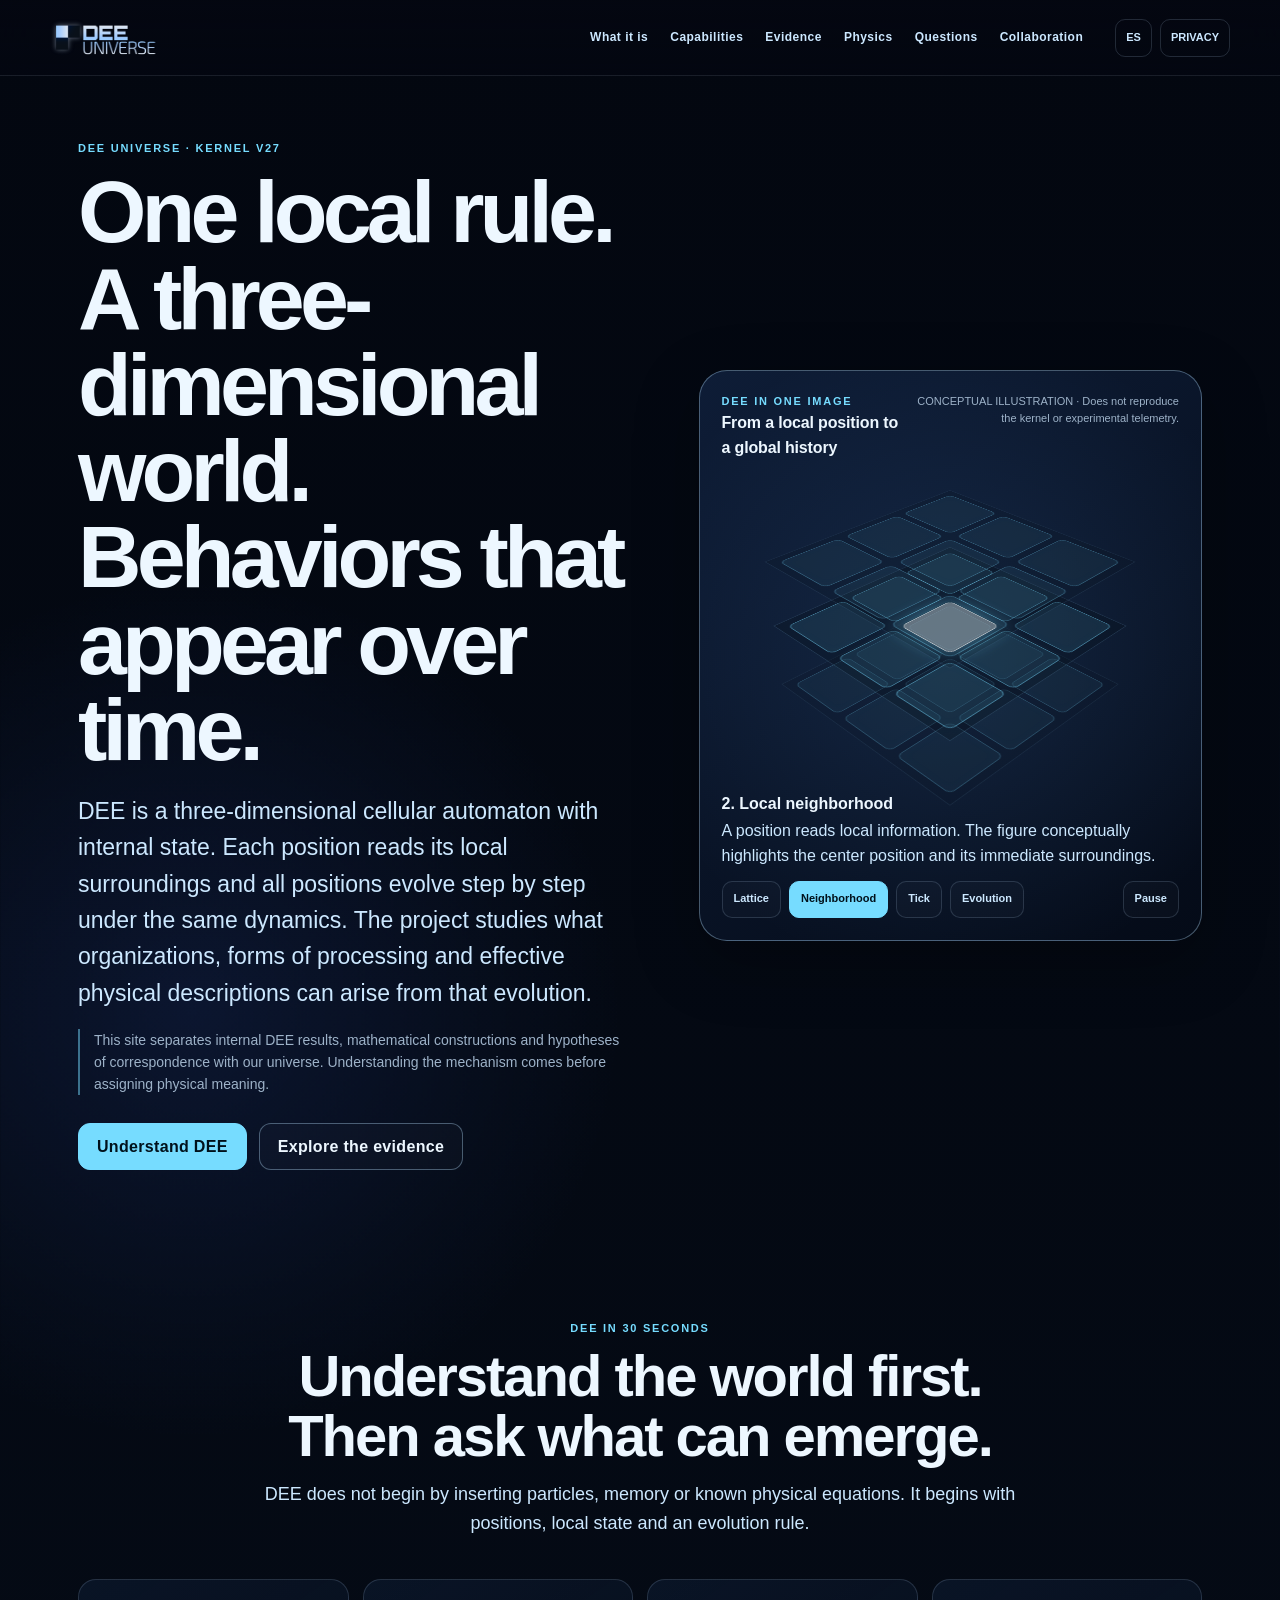
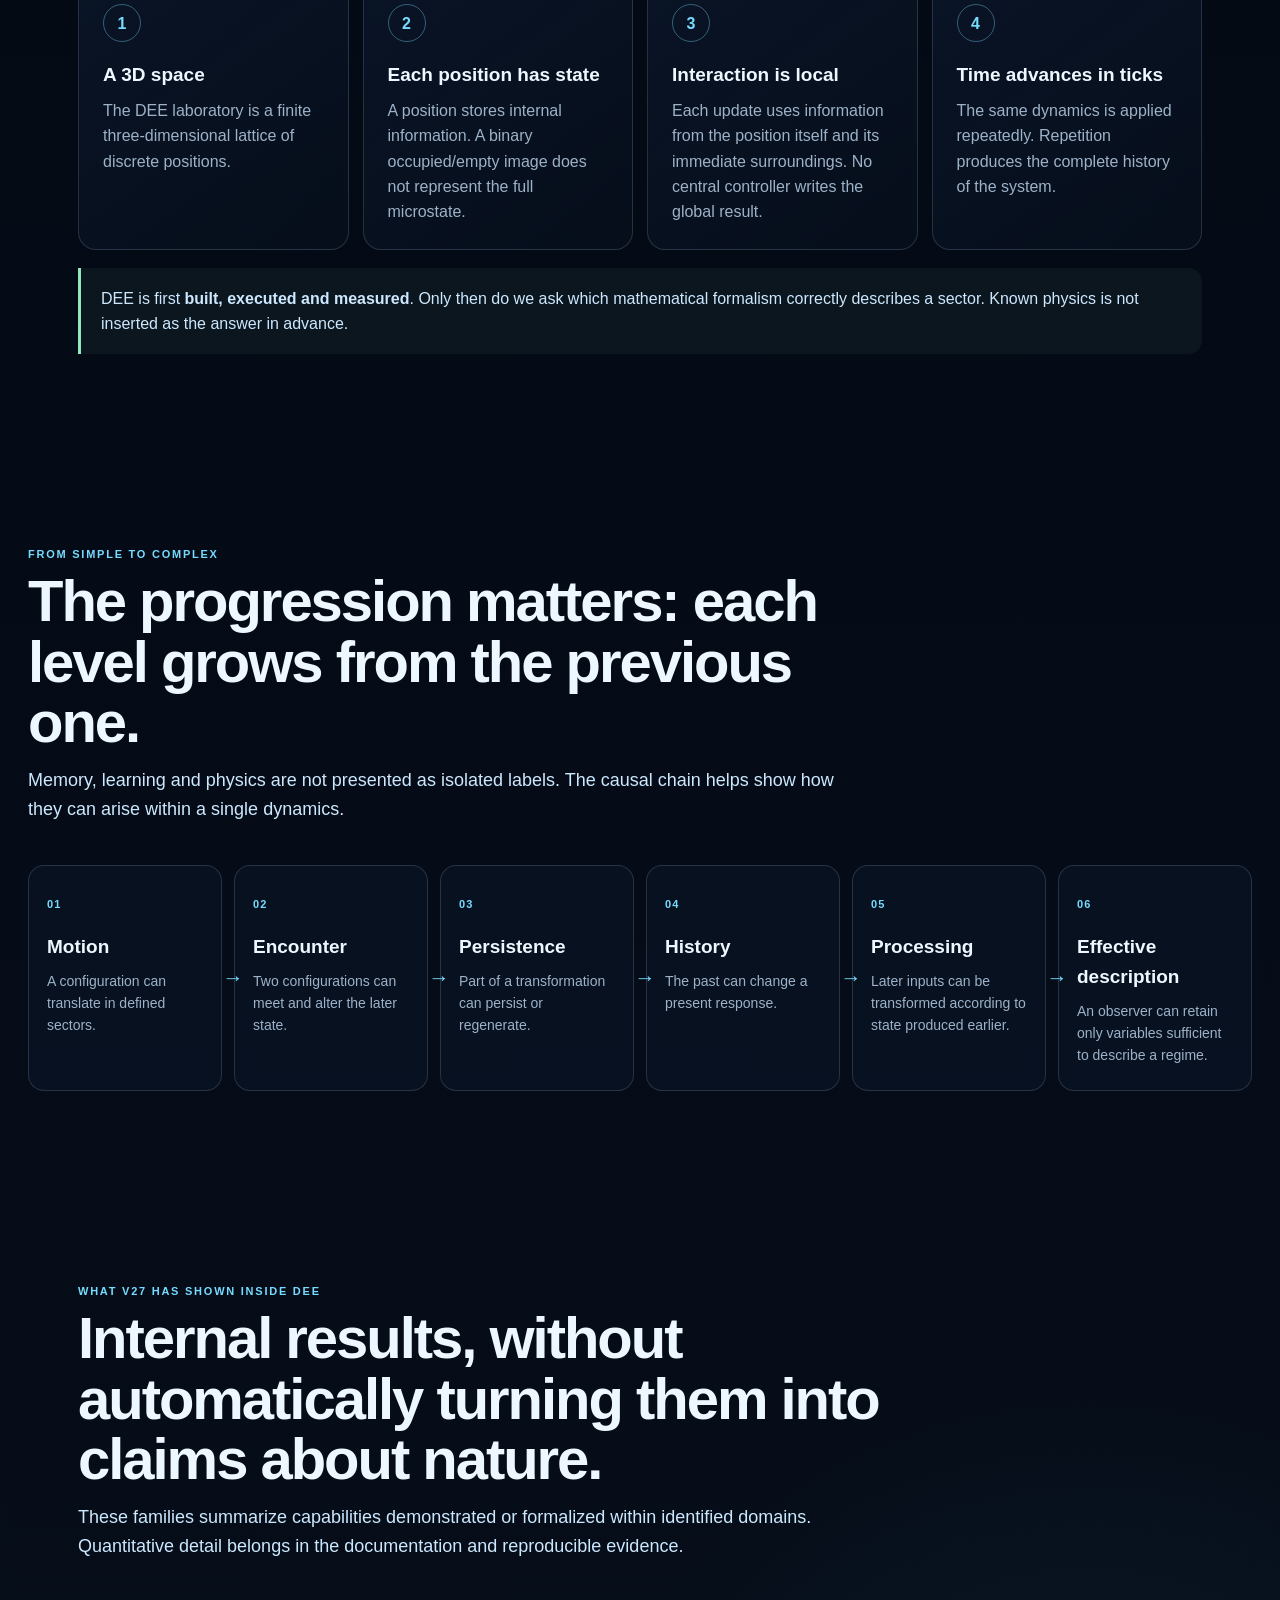
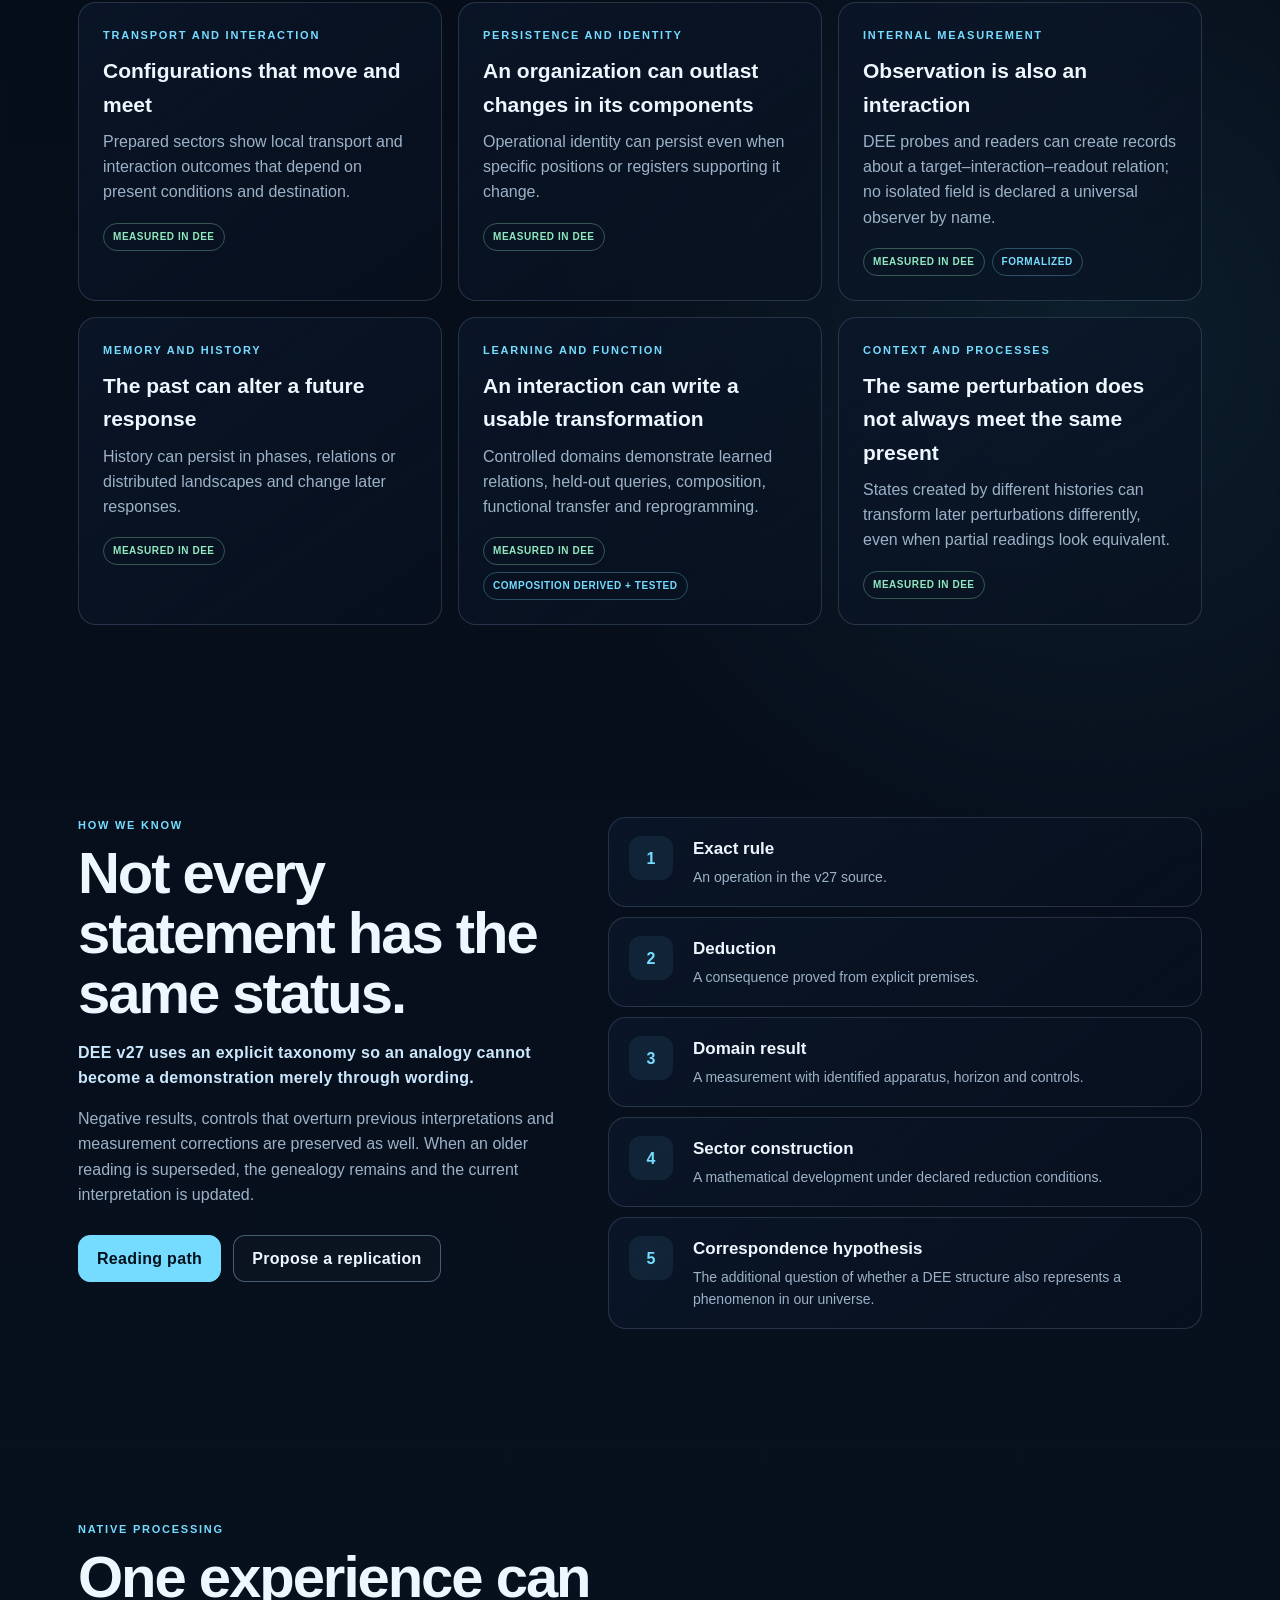
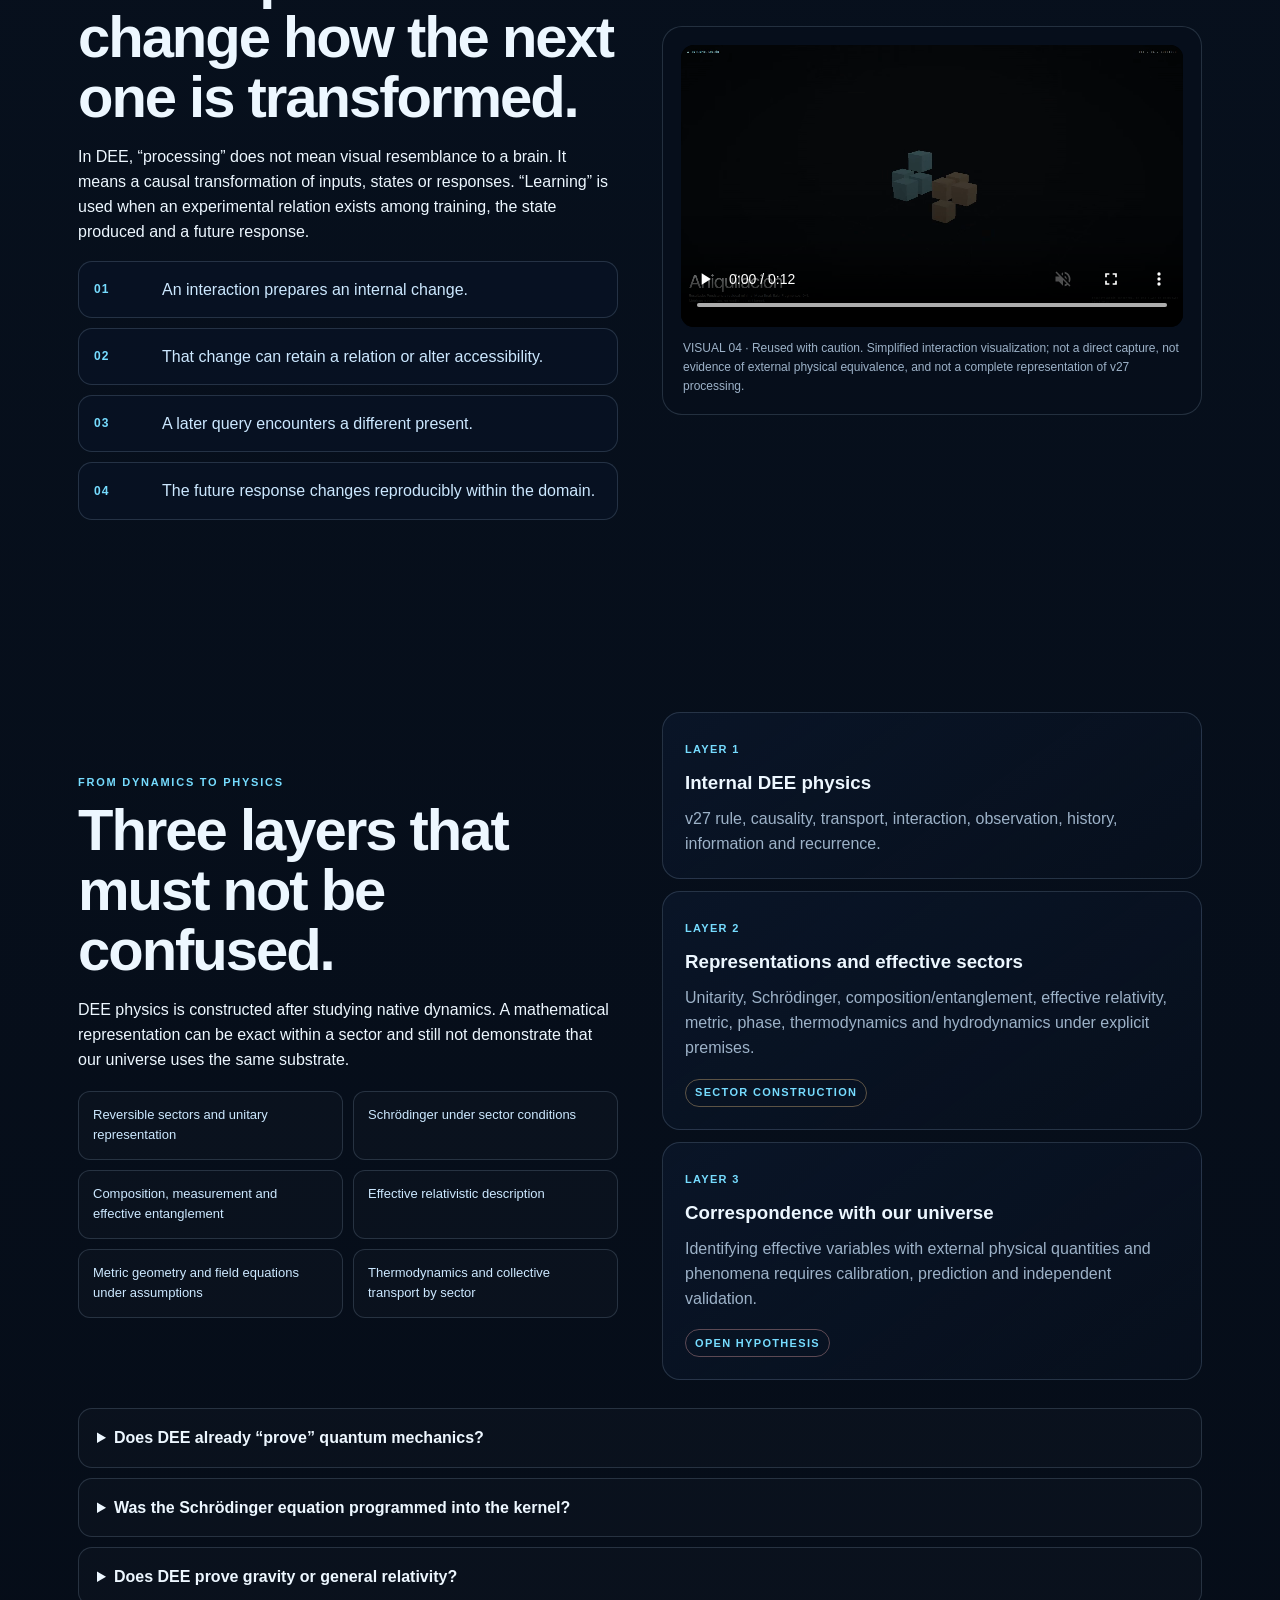
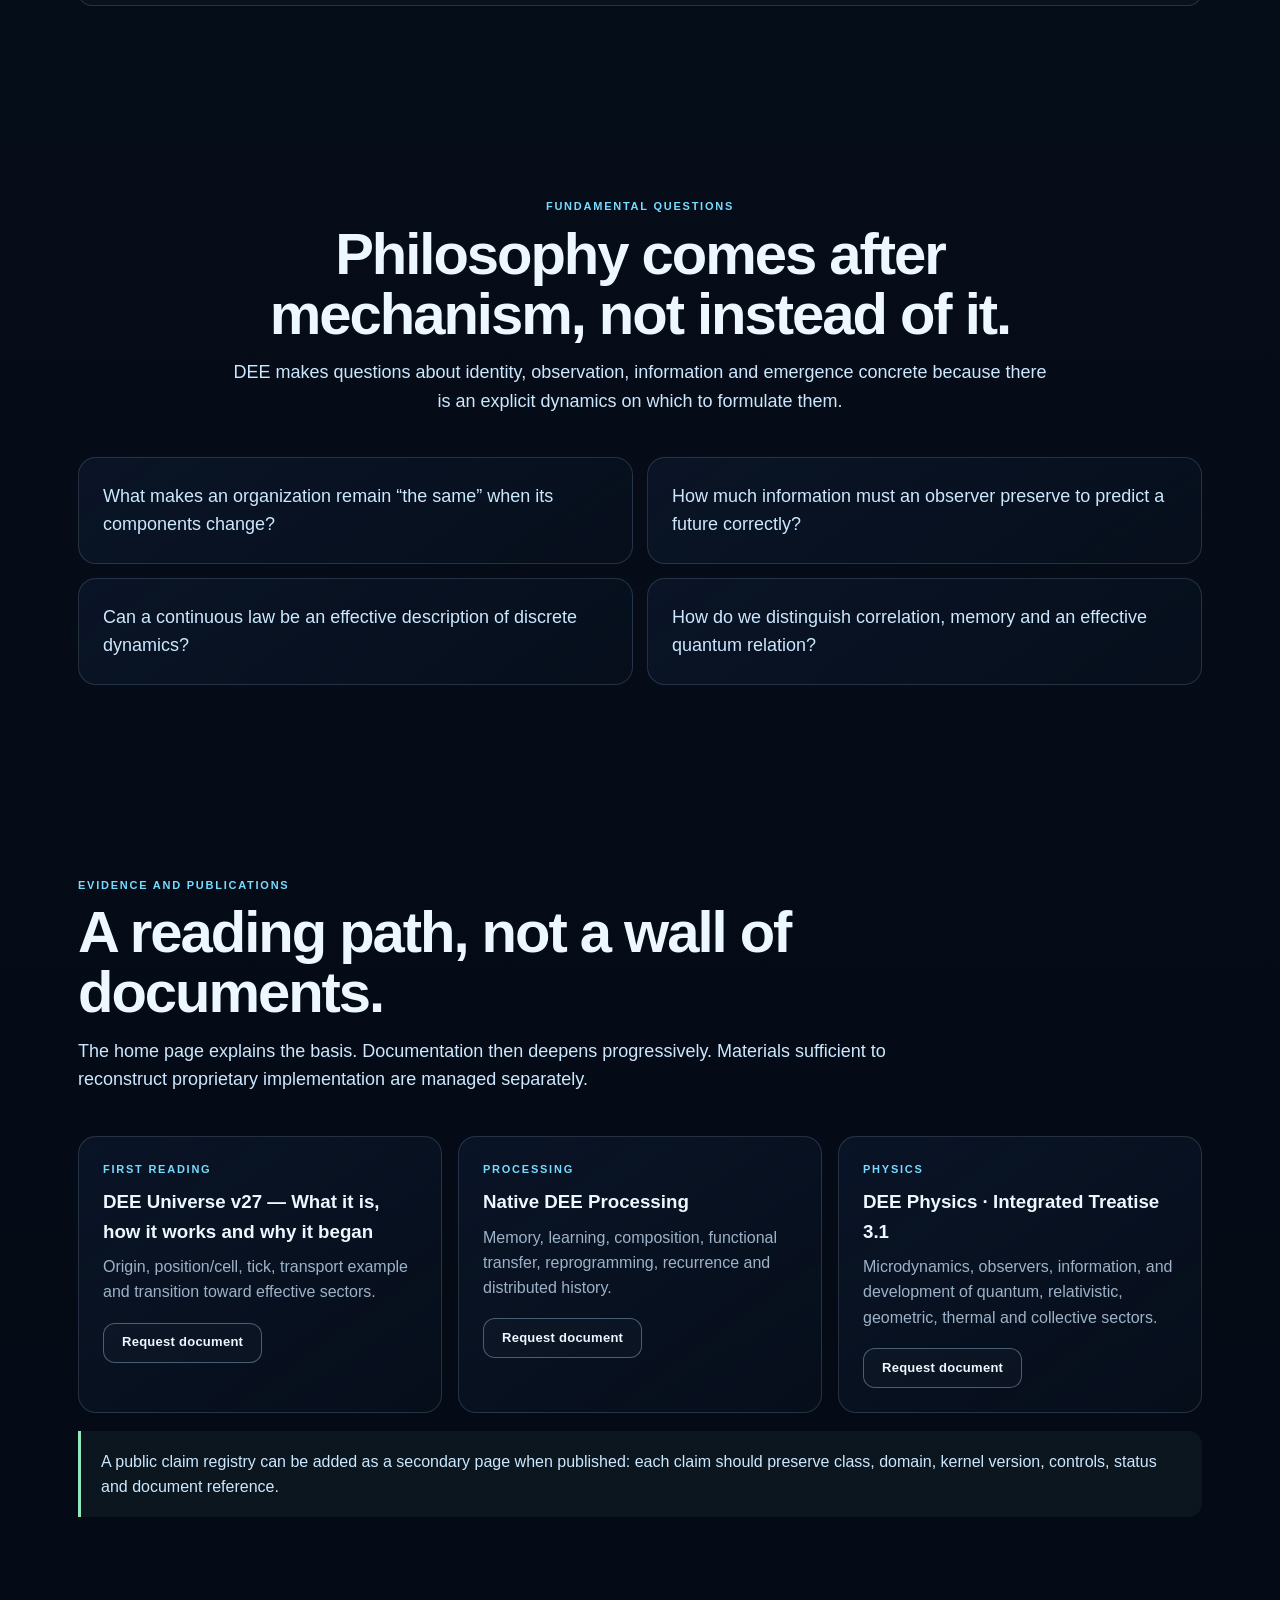
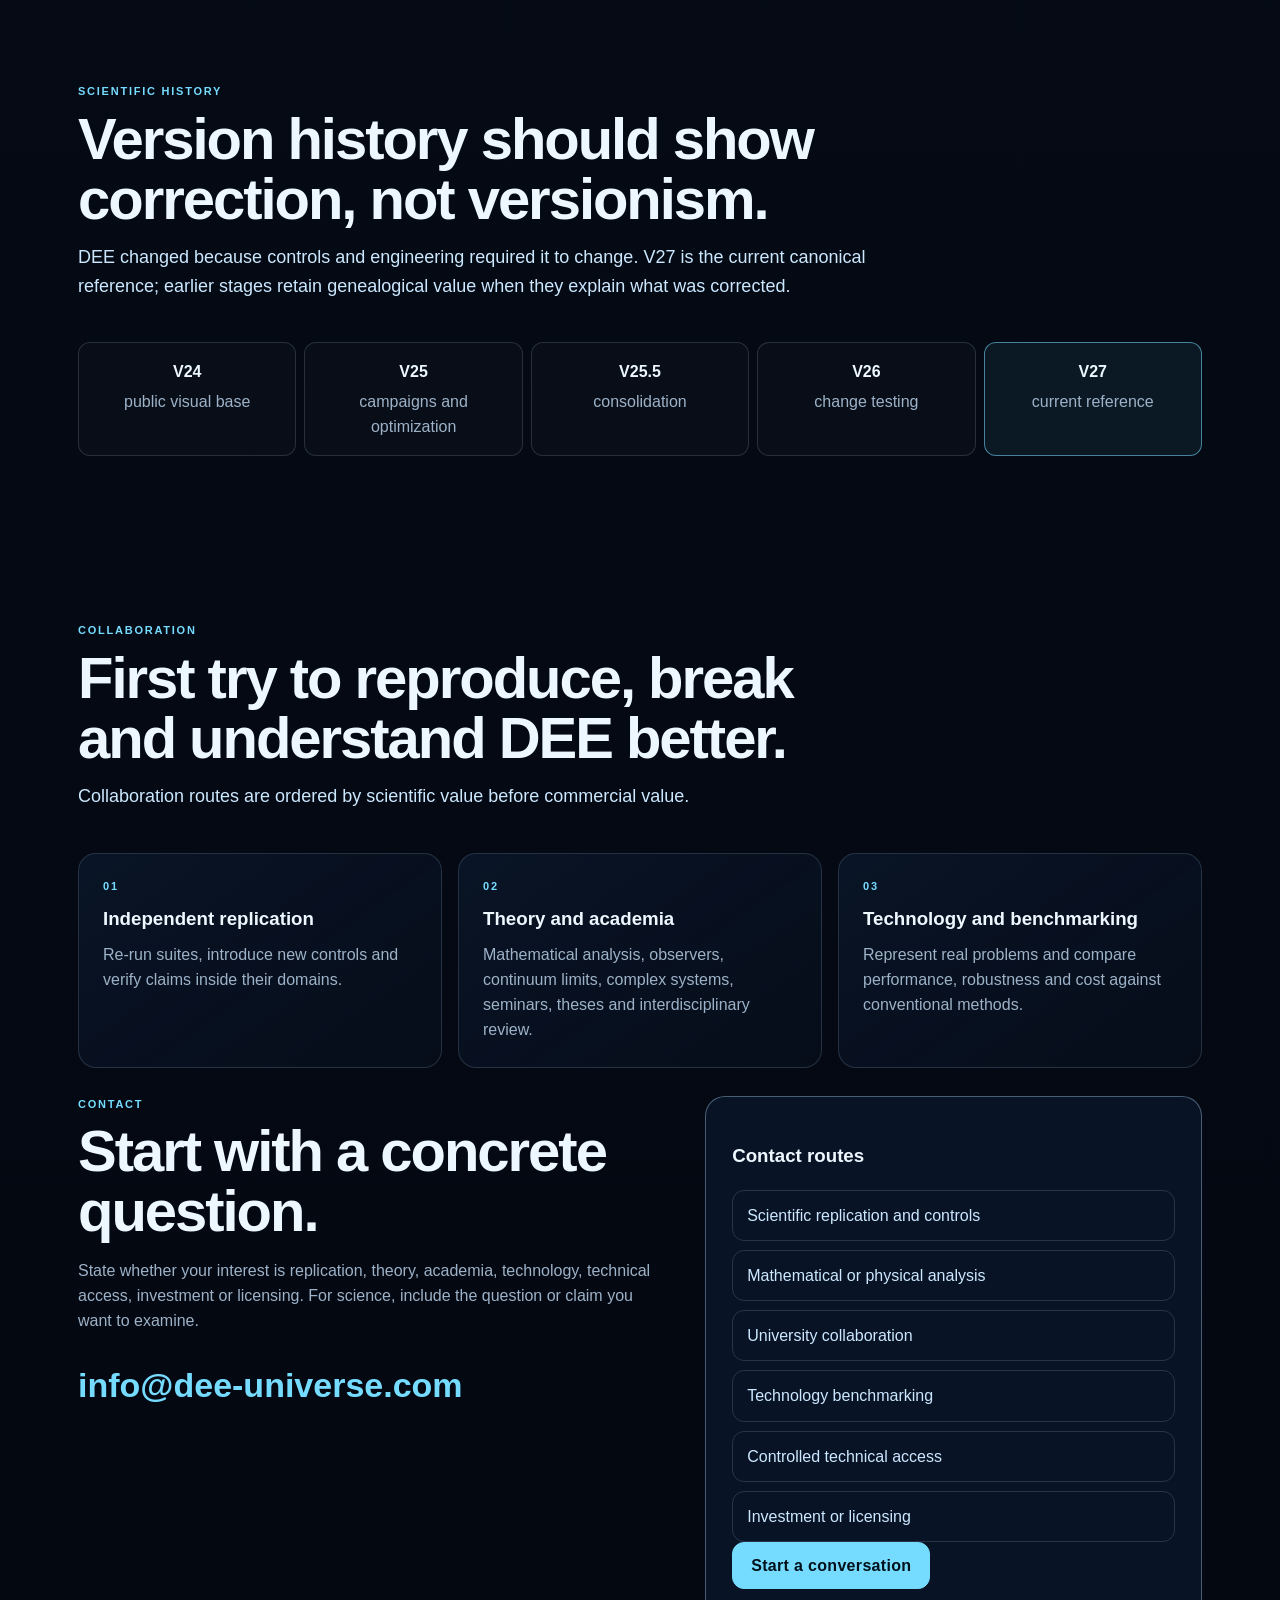
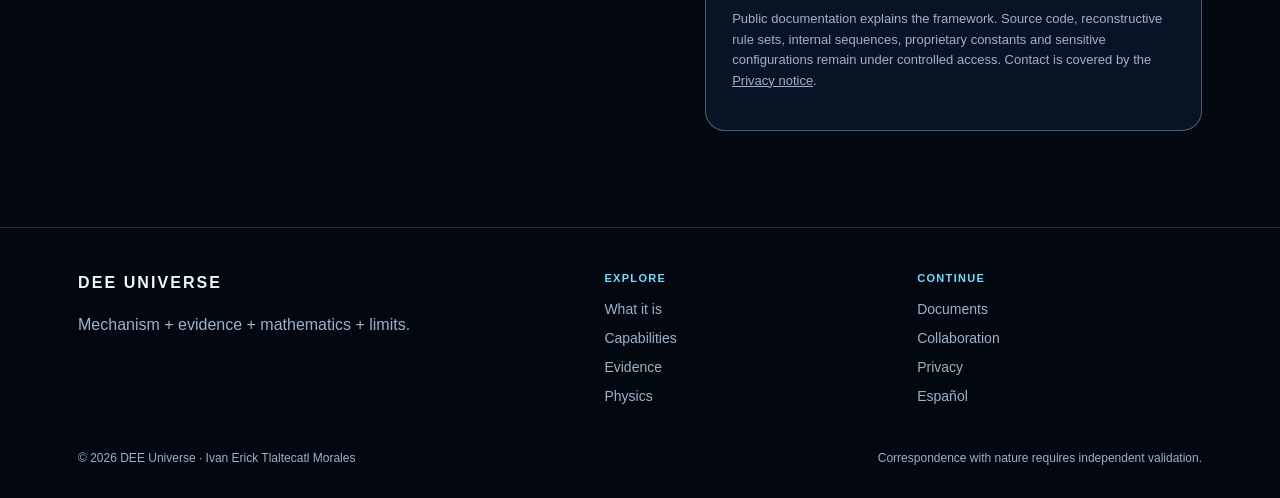
<file: index.html>
<!doctype html>
<html lang="en">
<head>
  <meta charset="utf-8">
  <meta name="viewport" content="width=device-width, initial-scale=1">
  <meta name="description" content="DEE Universe v27: an explicit three-dimensional discrete dynamics for studying emergence, native processing and effective physical sectors with evidence, mathematics and stated limits.">
  <meta name="theme-color" content="#040711">
  <title>DEE Universe v27 · Discrete dynamics, processing and effective physics</title>
  <link rel="canonical" href="https://dee-universe.com/home">
  <link rel="alternate" hreflang="en" href="https://dee-universe.com/home">
  <link rel="alternate" hreflang="es" href="https://dee-universe.com/home-es">
  <meta property="og:type" content="website"><meta property="og:title" content="DEE Universe v27 · Discrete dynamics, processing and effective physics"><meta property="og:description" content="Understand the mechanism first: 3D lattice, local state, ticks and one shared dynamics. Then explore evidence, native processing and effective physical sectors."><meta property="og:url" content="https://dee-universe.com/home"><meta property="og:image" content="https://dee-universe.com/DEEUniverseLOGOBlanco.png"><meta name="twitter:card" content="summary_large_image">
  <link rel="icon" type="image/svg+xml" href="/favicon.svg?v=2"><link rel="icon" type="image/png" sizes="96x96" href="/favicon-96x96.png?v=2"><link rel="shortcut icon" href="/favicon.ico?v=2"><link rel="apple-touch-icon" sizes="180x180" href="/apple-touch-icon.png?v=2"><link rel="manifest" href="/site.webmanifest?v=2"><link rel="stylesheet" href="dee-universe.css?v=27">
  <script type="application/ld+json">{"@context":"https://schema.org","@type":"ResearchProject","name":"DEE Universe","url":"https://dee-universe.com/home","description":"Research project on three-dimensional discrete dynamics, native processing and effective physical sectors.","creator":{"@type":"Person","name":"Ivan Erick Tlaltecatl Morales"}}</script>
</head>
<body>
  <a class="skip-link" href="#content">Skip to content</a>
  <header class="site-header"><a class="brand" href="#dee" aria-label="DEE Universe, home"><img class="brand-logo" src="DEEUniverseLOGOBlanco.png" alt="DEE Universe"></a><nav class="main-nav" aria-label="Main navigation"><a href="#what">What it is</a><a href="#capabilities">Capabilities</a><a href="#evidence">Evidence</a><a href="#physics">Physics</a><a href="#questions">Questions</a><a href="#collaboration">Collaboration</a></nav><div class="header-actions"><a class="language-link" href="/home-es" lang="es" aria-label="Ver versión en español">ES</a><a class="privacy-link" href="/privacy">PRIVACY</a><button class="menu-toggle" type="button" aria-label="Open menu" aria-expanded="false" aria-controls="mobile-menu"><svg viewBox="0 0 24 24" aria-hidden="true"><path fill="currentColor" d="M3 6h18v2H3zm0 5h18v2H3zm0 5h18v2H3z"/></svg></button></div></header>
  <nav class="mobile-menu" id="mobile-menu" aria-label="Mobile navigation"><a href="#what">What it is</a><a href="#capabilities">Capabilities</a><a href="#evidence">Evidence</a><a href="#physics">Physics</a><a href="#questions">Questions</a><a href="#collaboration">Collaboration</a><a href="/privacy">Privacy notice</a></nav>
  <main id="content">
    <section class="hero" id="dee" aria-labelledby="hero-title"><div class="hero-inner"><div><div class="eyebrow">DEE Universe · Kernel v27</div><h1 id="hero-title">One local rule. A three-dimensional world. Behaviors that appear over time.</h1><p class="hero-lead">DEE is a three-dimensional cellular automaton with internal state. Each position reads its local surroundings and all positions evolve step by step under the same dynamics. The project studies what organizations, forms of processing and effective physical descriptions can arise from that evolution.</p><p class="hero-note">This site separates internal DEE results, mathematical constructions and hypotheses of correspondence with our universe. Understanding the mechanism comes before assigning physical meaning.</p><div class="hero-actions"><a class="button button--solid" href="#what">Understand DEE</a><a class="button" href="#evidence">Explore the evidence</a></div></div><div class="concept-card" data-concept data-phase="grid" aria-label="Conceptual illustration of a DEE lattice"><div class="concept-top"><div><div class="eyebrow">DEE in one image</div><div class="concept-title">From a local position to a global history</div></div><div class="concept-disclosure">CONCEPTUAL ILLUSTRATION · Does not reproduce the kernel or experimental telemetry.</div></div><div class="lattice-stage"><div class="lattice-scene" aria-hidden="true"><div class="lattice-layer"><span class="cell" data-cell="0" data-path="true" aria-hidden="true"></span><span class="cell" data-cell="1" aria-hidden="true"></span><span class="cell" data-cell="2" aria-hidden="true"></span><span class="cell" data-cell="3" aria-hidden="true"></span><span class="cell" data-cell="4" data-path="true" aria-hidden="true"></span><span class="cell" data-cell="5" aria-hidden="true"></span><span class="cell" data-cell="6" aria-hidden="true"></span><span class="cell" data-cell="7" aria-hidden="true"></span><span class="cell" data-cell="8" data-path="true" aria-hidden="true"></span></div><div class="lattice-layer"><span class="cell" data-cell="9" aria-hidden="true"></span><span class="cell" data-cell="10" data-path="true" aria-hidden="true"></span><span class="cell" data-cell="11" aria-hidden="true"></span><span class="cell" data-cell="12" aria-hidden="true"></span><span class="cell" data-cell="13" data-center="true" data-path="true" aria-hidden="true"></span><span class="cell" data-cell="14" aria-hidden="true"></span><span class="cell" data-cell="15" aria-hidden="true"></span><span class="cell" data-cell="16" data-path="true" aria-hidden="true"></span><span class="cell" data-cell="17" aria-hidden="true"></span></div><div class="lattice-layer"><span class="cell" data-cell="18" data-path="true" aria-hidden="true"></span><span class="cell" data-cell="19" aria-hidden="true"></span><span class="cell" data-cell="20" aria-hidden="true"></span><span class="cell" data-cell="21" aria-hidden="true"></span><span class="cell" data-cell="22" data-path="true" aria-hidden="true"></span><span class="cell" data-cell="23" aria-hidden="true"></span><span class="cell" data-cell="24" aria-hidden="true"></span><span class="cell" data-cell="25" aria-hidden="true"></span><span class="cell" data-cell="26" data-path="true" aria-hidden="true"></span></div></div></div><div class="concept-status" aria-live="polite"><strong data-concept-title>1. 3D lattice</strong><span data-concept-body>The world is represented as discrete positions organized in three dimensions.</span></div><div class="concept-controls" aria-label="Visual explanation stages"><button class="phase-button" type="button" data-phase="grid" aria-pressed="true">Lattice</button><button class="phase-button" type="button" data-phase="neighbor" aria-pressed="false">Neighborhood</button><button class="phase-button" type="button" data-phase="tick" aria-pressed="false">Tick</button><button class="phase-button" type="button" data-phase="evolution" aria-pressed="false">Evolution</button><button class="play-toggle" type="button" data-play-toggle aria-pressed="true">Pause</button></div></div></div></section>
    <section class="section" id="what" aria-labelledby="what-title"><div class="section-head section-head--center"><div class="eyebrow">DEE in 30 seconds</div><h2 id="what-title">Understand the world first. Then ask what can emerge.</h2><p>DEE does not begin by inserting particles, memory or known physical equations. It begins with positions, local state and an evolution rule.</p></div><div class="quick-grid"><article class="quick-card"><strong>1</strong><h3>A 3D space</h3><p>The DEE laboratory is a finite three-dimensional lattice of discrete positions.</p></article><article class="quick-card"><strong>2</strong><h3>Each position has state</h3><p>A position stores internal information. A binary occupied/empty image does not represent the full microstate.</p></article><article class="quick-card"><strong>3</strong><h3>Interaction is local</h3><p>Each update uses information from the position itself and its immediate surroundings. No central controller writes the global result.</p></article><article class="quick-card"><strong>4</strong><h3>Time advances in ticks</h3><p>The same dynamics is applied repeatedly. Repetition produces the complete history of the system.</p></article></div><div class="science-note">DEE is first <strong>built, executed and measured</strong>. Only then do we ask which mathematical formalism correctly describes a sector. Known physics is not inserted as the answer in advance.</div></section>
    <section class="section section--wide" aria-labelledby="simple-title"><div class="section-head"><div class="eyebrow">From simple to complex</div><h2 id="simple-title">The progression matters: each level grows from the previous one.</h2><p>Memory, learning and physics are not presented as isolated labels. The causal chain helps show how they can arise within a single dynamics.</p></div><div class="story-line"><article class="story-step"><span>01</span><h3>Motion</h3><p>A configuration can translate in defined sectors.</p></article><article class="story-step"><span>02</span><h3>Encounter</h3><p>Two configurations can meet and alter the later state.</p></article><article class="story-step"><span>03</span><h3>Persistence</h3><p>Part of a transformation can persist or regenerate.</p></article><article class="story-step"><span>04</span><h3>History</h3><p>The past can change a present response.</p></article><article class="story-step"><span>05</span><h3>Processing</h3><p>Later inputs can be transformed according to state produced earlier.</p></article><article class="story-step"><span>06</span><h3>Effective description</h3><p>An observer can retain only variables sufficient to describe a regime.</p></article></div></section>
    <section class="section" id="capabilities" aria-labelledby="cap-title"><div class="section-head"><div class="eyebrow">What v27 has shown inside DEE</div><h2 id="cap-title">Internal results, without automatically turning them into claims about nature.</h2><p>These families summarize capabilities demonstrated or formalized within identified domains. Quantitative detail belongs in the documentation and reproducible evidence.</p></div><div class="cap-grid"><article class="cap-card"><div class="eyebrow">Transport and interaction</div><h3>Configurations that move and meet</h3><p>Prepared sectors show local transport and interaction outcomes that depend on present conditions and destination.</p><div class="badge-row"><span class="badge badge--measured">Measured in DEE</span></div></article><article class="cap-card"><div class="eyebrow">Persistence and identity</div><h3>An organization can outlast changes in its components</h3><p>Operational identity can persist even when specific positions or registers supporting it change.</p><div class="badge-row"><span class="badge badge--measured">Measured in DEE</span></div></article><article class="cap-card"><div class="eyebrow">Internal measurement</div><h3>Observation is also an interaction</h3><p>DEE probes and readers can create records about a target–interaction–readout relation; no isolated field is declared a universal observer by name.</p><div class="badge-row"><span class="badge badge--measured">Measured in DEE</span><span class="badge badge--derived">Formalized</span></div></article><article class="cap-card"><div class="eyebrow">Memory and history</div><h3>The past can alter a future response</h3><p>History can persist in phases, relations or distributed landscapes and change later responses.</p><div class="badge-row"><span class="badge badge--measured">Measured in DEE</span></div></article><article class="cap-card"><div class="eyebrow">Learning and function</div><h3>An interaction can write a usable transformation</h3><p>Controlled domains demonstrate learned relations, held-out queries, composition, functional transfer and reprogramming.</p><div class="badge-row"><span class="badge badge--measured">Measured in DEE</span><span class="badge badge--derived">Composition derived + tested</span></div></article><article class="cap-card"><div class="eyebrow">Context and processes</div><h3>The same perturbation does not always meet the same present</h3><p>States created by different histories can transform later perturbations differently, even when partial readings look equivalent.</p><div class="badge-row"><span class="badge badge--measured">Measured in DEE</span></div></article></div></section>
    <section class="section" id="evidence" aria-labelledby="proof-title"><div class="proof-layout"><div><div class="eyebrow">How we know</div><h2 id="proof-title">Not every statement has the same status.</h2><p class="kicker-line">DEE v27 uses an explicit taxonomy so an analogy cannot become a demonstration merely through wording.</p><p class="muted">Negative results, controls that overturn previous interpretations and measurement corrections are preserved as well. When an older reading is superseded, the genealogy remains and the current interpretation is updated.</p><div class="button-row"><a class="button button--solid" href="#documents">Reading path</a><a class="button" href="#collaboration">Propose a replication</a></div></div><div class="claim-stack"><article class="claim-card"><div class="claim-index">1</div><div><h3>Exact rule</h3><p>An operation in the v27 source.</p></div></article><article class="claim-card"><div class="claim-index">2</div><div><h3>Deduction</h3><p>A consequence proved from explicit premises.</p></div></article><article class="claim-card"><div class="claim-index">3</div><div><h3>Domain result</h3><p>A measurement with identified apparatus, horizon and controls.</p></div></article><article class="claim-card"><div class="claim-index">4</div><div><h3>Sector construction</h3><p>A mathematical development under declared reduction conditions.</p></div></article><article class="claim-card"><div class="claim-index">5</div><div><h3>Correspondence hypothesis</h3><p>The additional question of whether a DEE structure also represents a phenomenon in our universe.</p></div></article></div></div></section>
    <section class="section" id="processing" aria-labelledby="processing-title"><div class="processing-layout"><div><div class="eyebrow">Native processing</div><h2 id="processing-title">One experience can change how the next one is transformed.</h2><p>In DEE, “processing” does not mean visual resemblance to a brain. It means a causal transformation of inputs, states or responses. “Learning” is used when an experimental relation exists among training, the state produced and a future response.</p><div class="processing-sequence"><div class="sequence-row"><strong>01</strong><p>An interaction prepares an internal change.</p></div><div class="sequence-row"><strong>02</strong><p>That change can retain a relation or alter accessibility.</p></div><div class="sequence-row"><strong>03</strong><p>A later query encounters a different present.</p></div><div class="sequence-row"><strong>04</strong><p>The future response changes reproducibly within the domain.</p></div></div></div><div class="video-card"><video data-dee-video controls muted playsinline preload="metadata" aria-label="Conceptual DEE interaction visualization"><source src="04_topological_collider.webm" type="video/webm"><source src="04_topological_collider.mp4" type="video/mp4"></video><p>VISUAL 04 · Reused with caution. Simplified interaction visualization; not a direct capture, not evidence of external physical equivalence, and not a complete representation of v27 processing.</p></div></div></section>
    <section class="section" id="physics" aria-labelledby="physics-title"><div class="physics-layout"><div><div class="eyebrow">From dynamics to physics</div><h2 id="physics-title">Three layers that must not be confused.</h2><p>DEE physics is constructed after studying native dynamics. A mathematical representation can be exact within a sector and still not demonstrate that our universe uses the same substrate.</p><div class="physics-topics"><div class="physics-topic">Reversible sectors and unitary representation</div><div class="physics-topic">Schrödinger under sector conditions</div><div class="physics-topic">Composition, measurement and effective entanglement</div><div class="physics-topic">Effective relativistic description</div><div class="physics-topic">Metric geometry and field equations under assumptions</div><div class="physics-topic">Thermodynamics and collective transport by sector</div></div></div><div class="layers"><article class="layer-card"><span>LAYER 1</span><h3>Internal DEE physics</h3><p>v27 rule, causality, transport, interaction, observation, history, information and recurrence.</p></article><article class="layer-card"><span>LAYER 2</span><h3>Representations and effective sectors</h3><p>Unitarity, Schrödinger, composition/entanglement, effective relativity, metric, phase, thermodynamics and hydrodynamics under explicit premises.</p><div class="badge-row"><span class="badge badge--sector">Sector construction</span></div></article><article class="layer-card"><span>LAYER 3</span><h3>Correspondence with our universe</h3><p>Identifying effective variables with external physical quantities and phenomena requires calibration, prediction and independent validation.</p><div class="badge-row"><span class="badge badge--hypothesis">Open hypothesis</span></div></article></div></div><div style="margin-top:28px"><details><summary>Does DEE already “prove” quantum mechanics?</summary><div>No. The v27 corpus develops quantum representations and sector constructions in defined domains. Identification with the quantum physics of our universe is an additional correspondence question.</div></details><details><summary>Was the Schrödinger equation programmed into the kernel?</summary><div>No. In reversible sectors a unitary representation is built and, under stated conditions, a generator and Schrödinger forms are constructed. The equation belongs to the representation of the sector, not to a microscopic instruction inserted as a target.</div></details><details><summary>Does DEE prove gravity or general relativity?</summary><div>No. Effective relativistic and geometric descriptions are developed under premises. An internal geometric response is not automatically universal gravitation and does not by itself fix the physical constants of our universe.</div></details></div></section>
    <section class="section" id="questions" aria-labelledby="questions-title"><div class="section-head section-head--center"><div class="eyebrow">Fundamental questions</div><h2 id="questions-title">Philosophy comes after mechanism, not instead of it.</h2><p>DEE makes questions about identity, observation, information and emergence concrete because there is an explicit dynamics on which to formulate them.</p></div><div class="question-grid"><article class="question-card"><p>What makes an organization remain “the same” when its components change?</p></article><article class="question-card"><p>How much information must an observer preserve to predict a future correctly?</p></article><article class="question-card"><p>Can a continuous law be an effective description of discrete dynamics?</p></article><article class="question-card"><p>How do we distinguish correlation, memory and an effective quantum relation?</p></article></div></section>
    <section class="section" id="documents" aria-labelledby="docs-title"><div class="section-head"><div class="eyebrow">Evidence and publications</div><h2 id="docs-title">A reading path, not a wall of documents.</h2><p>The home page explains the basis. Documentation then deepens progressively. Materials sufficient to reconstruct proprietary implementation are managed separately.</p></div><div class="docs-grid"><article class="doc-card"><div class="eyebrow">First reading</div><h3>DEE Universe v27 — What it is, how it works and why it began</h3><p>Origin, position/cell, tick, transport example and transition toward effective sectors.</p><a class="button" href="mailto:info@dee-universe.com?subject=Request%20DEE%20v27%20introductory%20document">Request document</a></article><article class="doc-card"><div class="eyebrow">Processing</div><h3>Native DEE Processing</h3><p>Memory, learning, composition, functional transfer, reprogramming, recurrence and distributed history.</p><a class="button" href="mailto:info@dee-universe.com?subject=Request%20Native%20DEE%20Processing">Request document</a></article><article class="doc-card"><div class="eyebrow">Physics</div><h3>DEE Physics · Integrated Treatise 3.1</h3><p>Microdynamics, observers, information, and development of quantum, relativistic, geometric, thermal and collective sectors.</p><a class="button" href="mailto:info@dee-universe.com?subject=Request%20DEE%20Physics%203.1">Request document</a></article></div><div class="science-note">A public claim registry can be added as a secondary page when published: each claim should preserve class, domain, kernel version, controls, status and document reference.</div></section>
    <section class="section section--compact" aria-labelledby="history-title"><div class="section-head"><div class="eyebrow">Scientific history</div><h2 id="history-title">Version history should show correction, not versionism.</h2><p>DEE changed because controls and engineering required it to change. V27 is the current canonical reference; earlier stages retain genealogical value when they explain what was corrected.</p></div><div class="history-strip"><div class="history-step"><strong>V24</strong>public visual base</div><div class="history-step"><strong>V25</strong>campaigns and optimization</div><div class="history-step"><strong>V25.5</strong>consolidation</div><div class="history-step"><strong>V26</strong>change testing</div><div class="history-step current"><strong>V27</strong>current reference</div></div></section>
    <section class="section" id="collaboration" aria-labelledby="collab-title"><div class="section-head"><div class="eyebrow">Collaboration</div><h2 id="collab-title">First try to reproduce, break and understand DEE better.</h2><p>Collaboration routes are ordered by scientific value before commercial value.</p></div><div class="collab-grid"><article class="collab-card"><div class="eyebrow">01</div><h3>Independent replication</h3><p>Re-run suites, introduce new controls and verify claims inside their domains.</p></article><article class="collab-card"><div class="eyebrow">02</div><h3>Theory and academia</h3><p>Mathematical analysis, observers, continuum limits, complex systems, seminars, theses and interdisciplinary review.</p></article><article class="collab-card"><div class="eyebrow">03</div><h3>Technology and benchmarking</h3><p>Represent real problems and compare performance, robustness and cost against conventional methods.</p></article></div><div class="contact-layout" style="margin-top:28px"><div><div class="eyebrow">Contact</div><h2>Start with a concrete question.</h2><p class="muted">State whether your interest is replication, theory, academia, technology, technical access, investment or licensing. For science, include the question or claim you want to examine.</p><a class="contact-email" href="mailto:info@dee-universe.com">info@dee-universe.com</a></div><div class="contact-panel"><h3>Contact routes</h3><ul class="intent-list"><li>Scientific replication and controls</li><li>Mathematical or physical analysis</li><li>University collaboration</li><li>Technology benchmarking</li><li>Controlled technical access</li><li>Investment or licensing</li></ul><a class="button button--solid" href="mailto:info@dee-universe.com?subject=DEE%20Universe%20v27%20collaboration">Start a conversation</a><p class="ip-note">Public documentation explains the framework. Source code, reconstructive rule sets, internal sequences, proprietary constants and sensitive configurations remain under controlled access. Contact is covered by the <a href="/privacy">Privacy notice</a>.</p></div></div></section>
  </main>
  <footer class="site-footer"><div class="footer-inner"><div><div class="footer-brand">DEE UNIVERSE</div><p class="muted">Mechanism + evidence + mathematics + limits.</p></div><div><div class="footer-title">EXPLORE</div><div class="footer-links"><a href="#what">What it is</a><a href="#capabilities">Capabilities</a><a href="#evidence">Evidence</a><a href="#physics">Physics</a></div></div><div><div class="footer-title">CONTINUE</div><div class="footer-links"><a href="#documents">Documents</a><a href="#collaboration">Collaboration</a><a href="/privacy">Privacy</a><a href="/home-es" lang="es">Español</a></div></div></div><div class="footer-bottom"><span>© 2026 DEE Universe · Ivan Erick Tlaltecatl Morales</span><span>Correspondence with nature requires independent validation.</span></div></footer>
  <script src="dee-universe.js?v=27"></script>
</body></html>
</file>
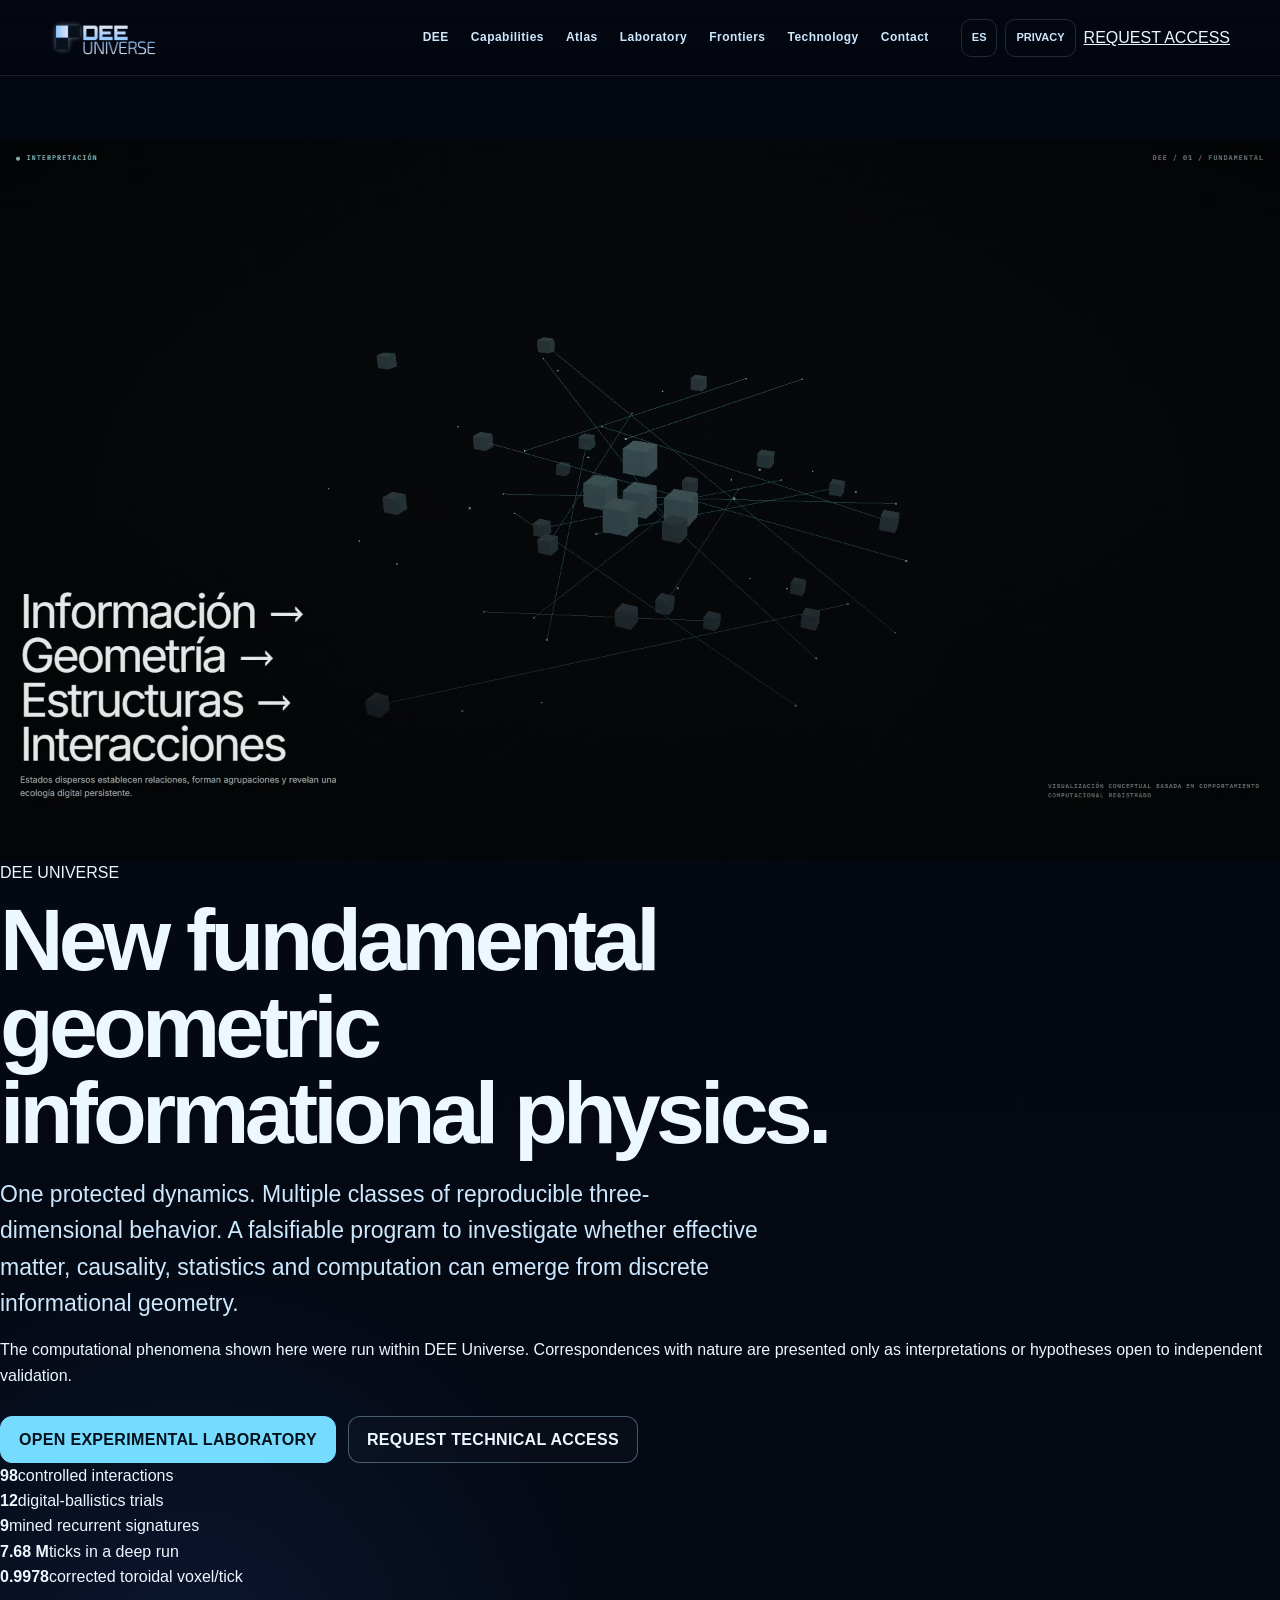
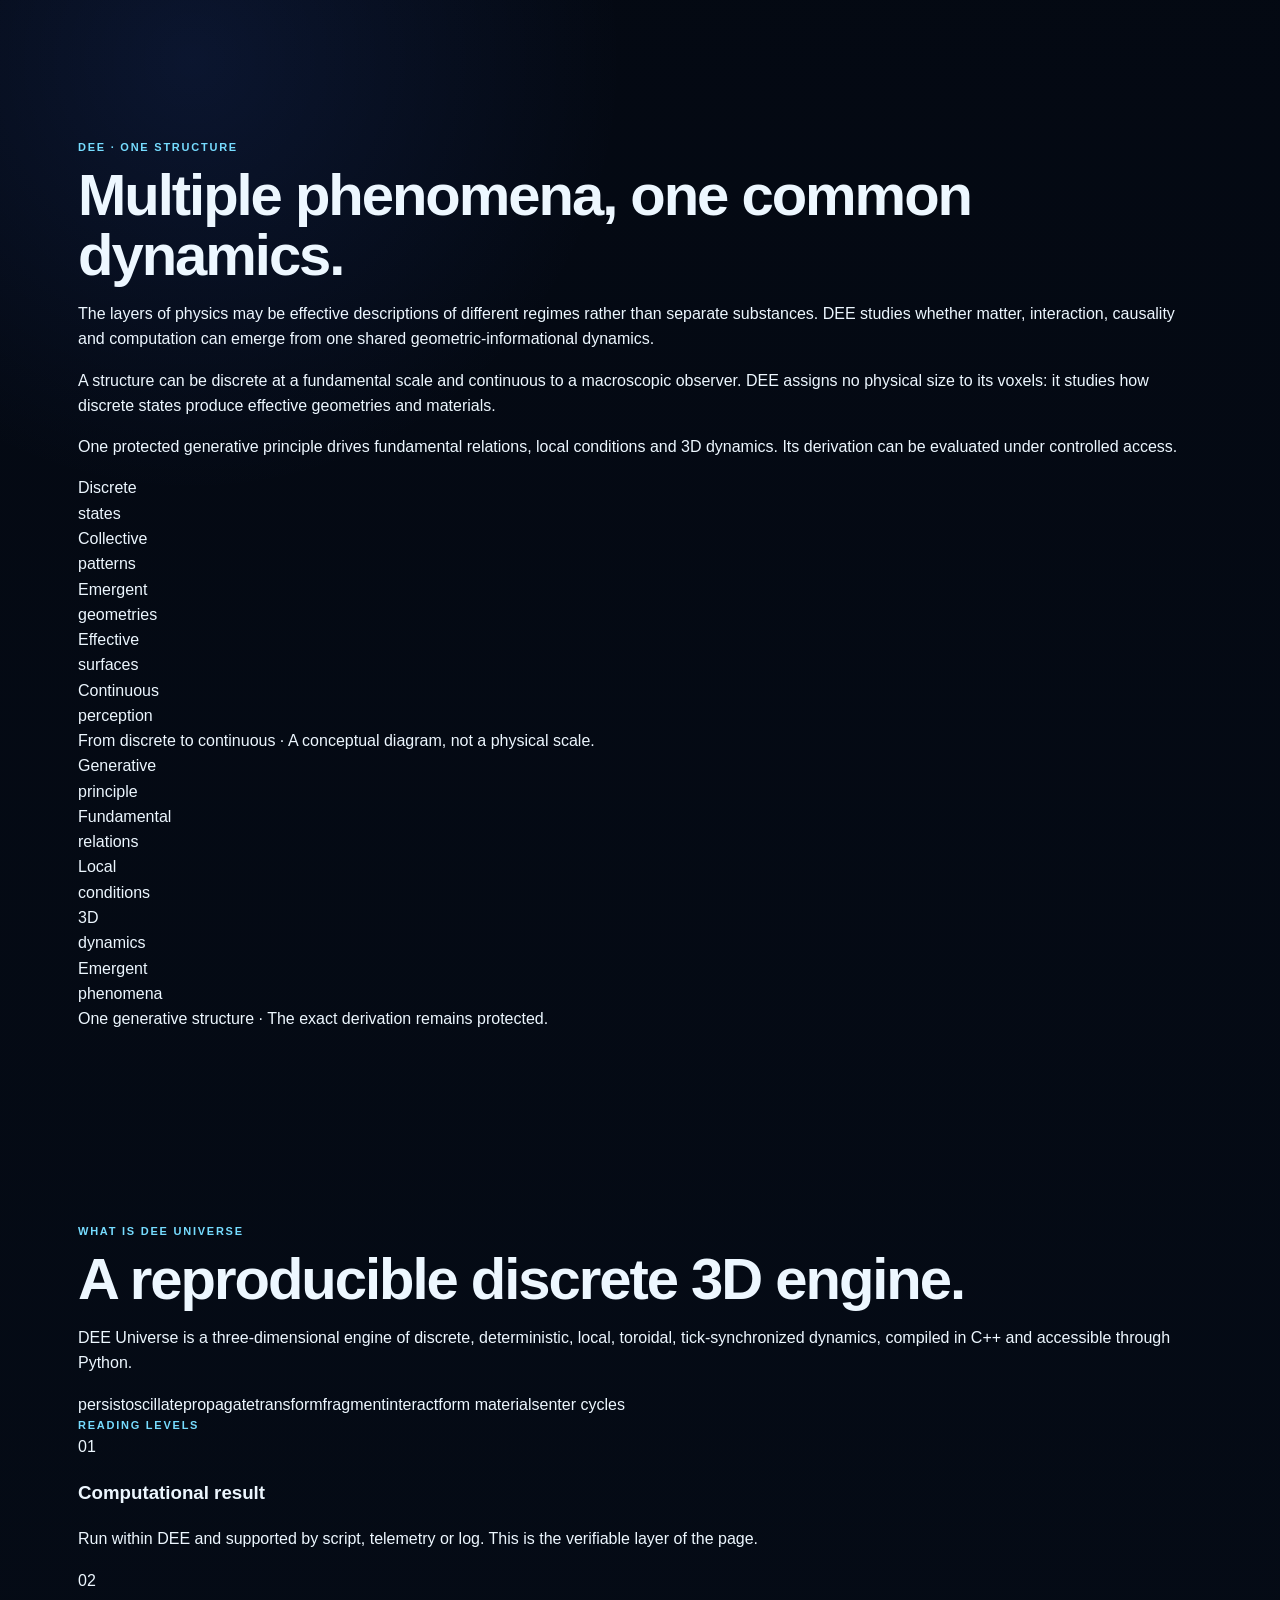
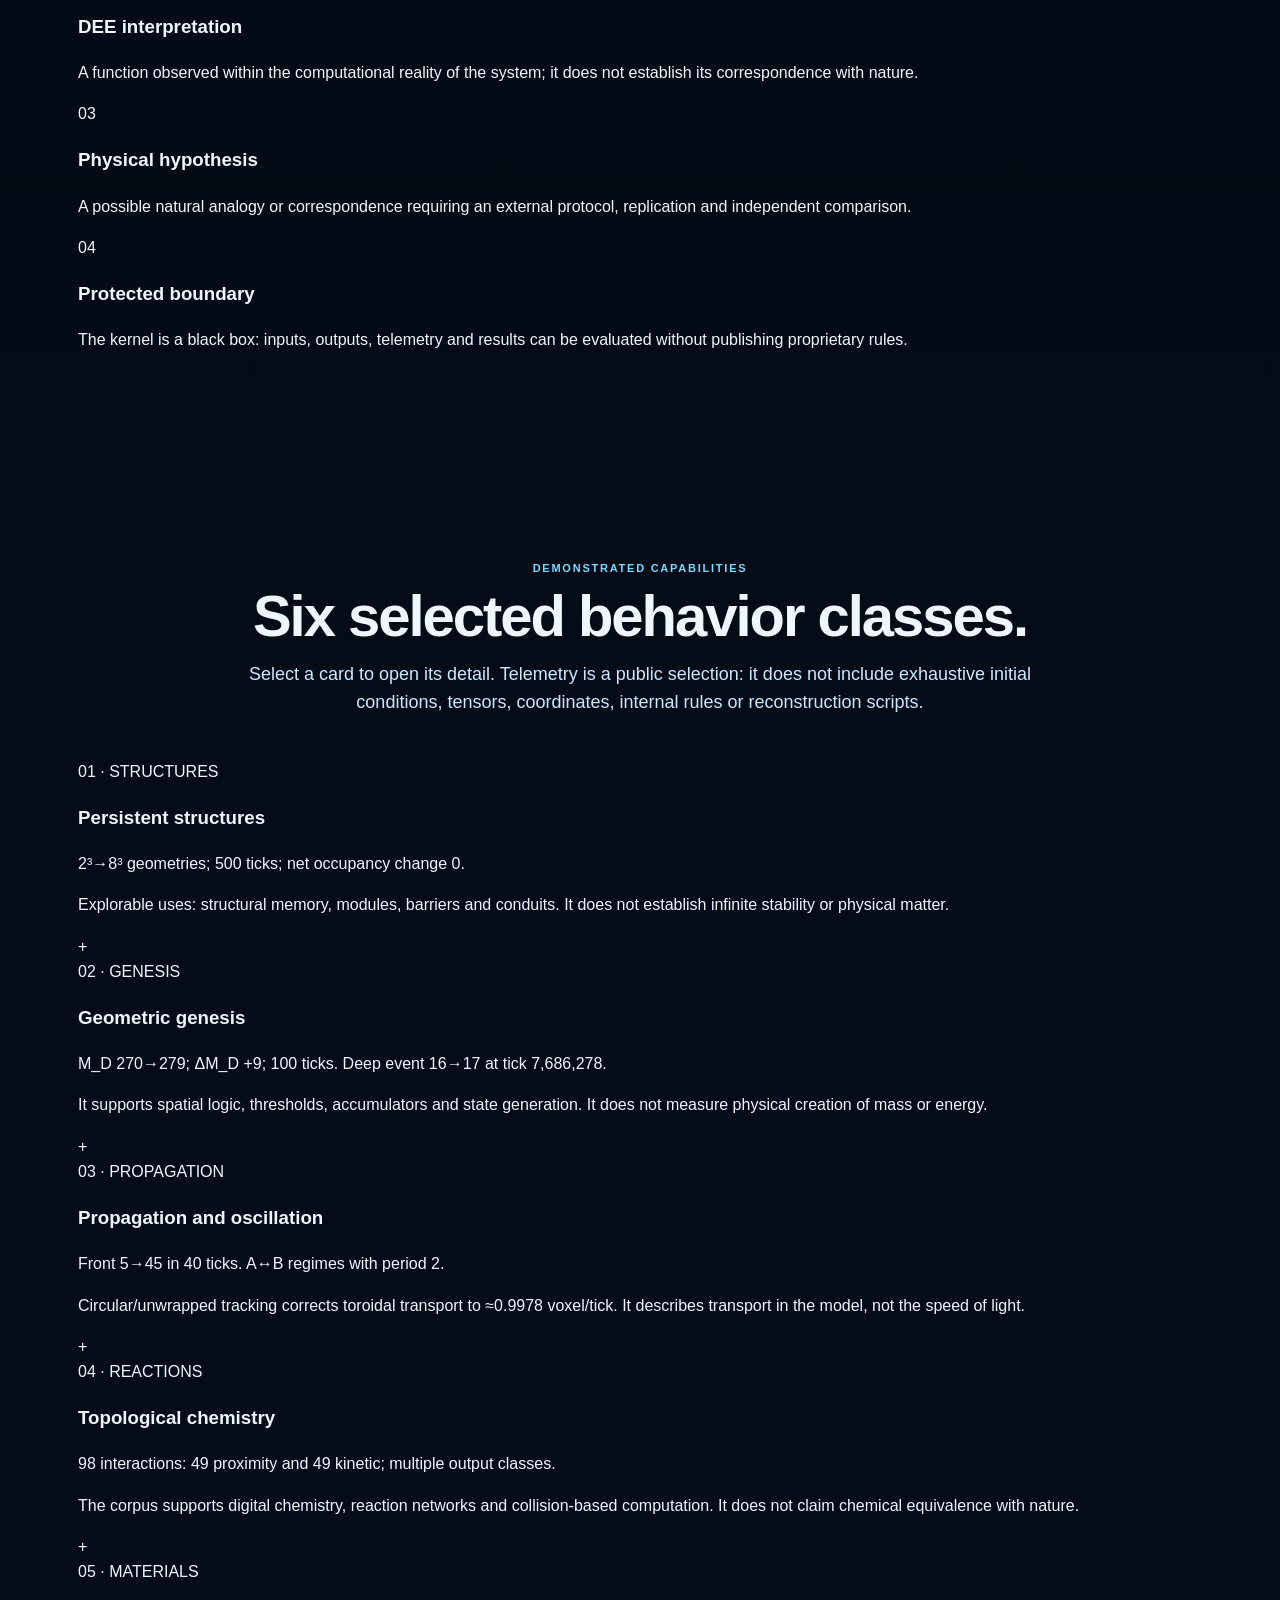
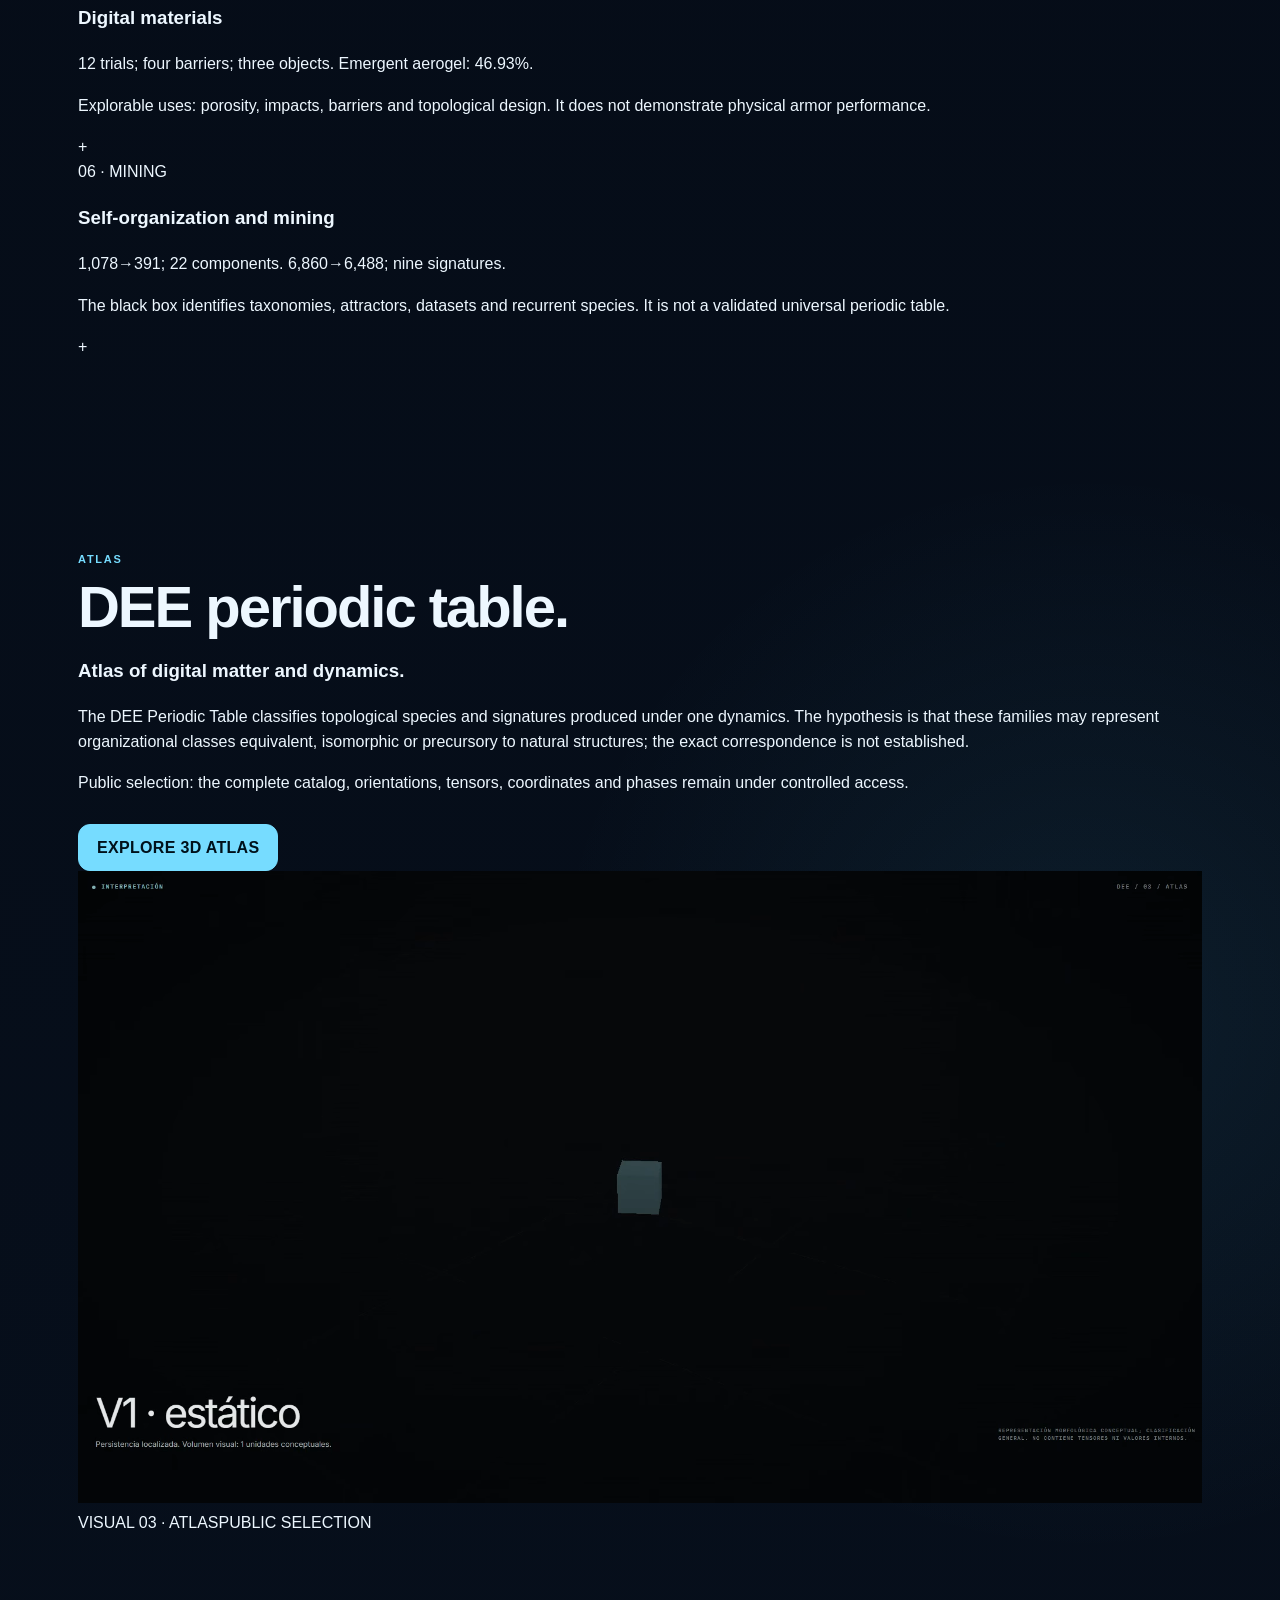
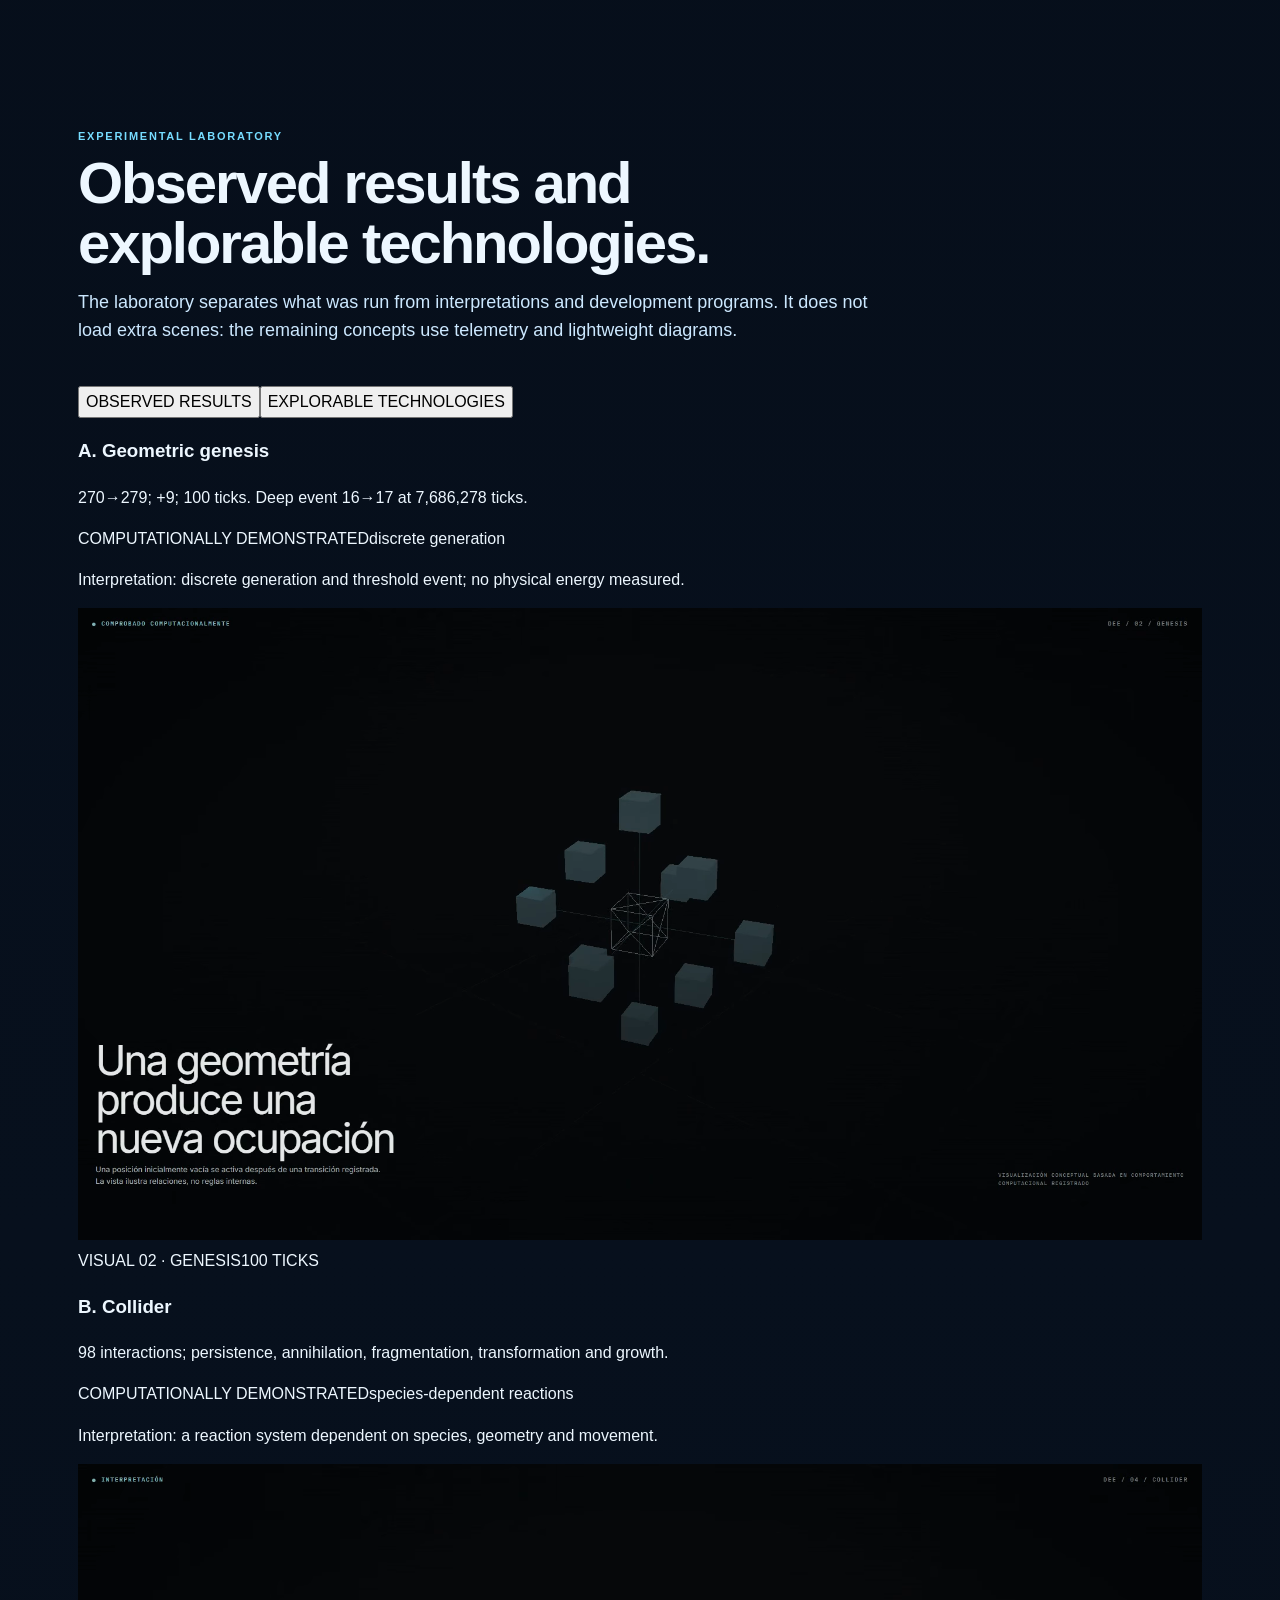
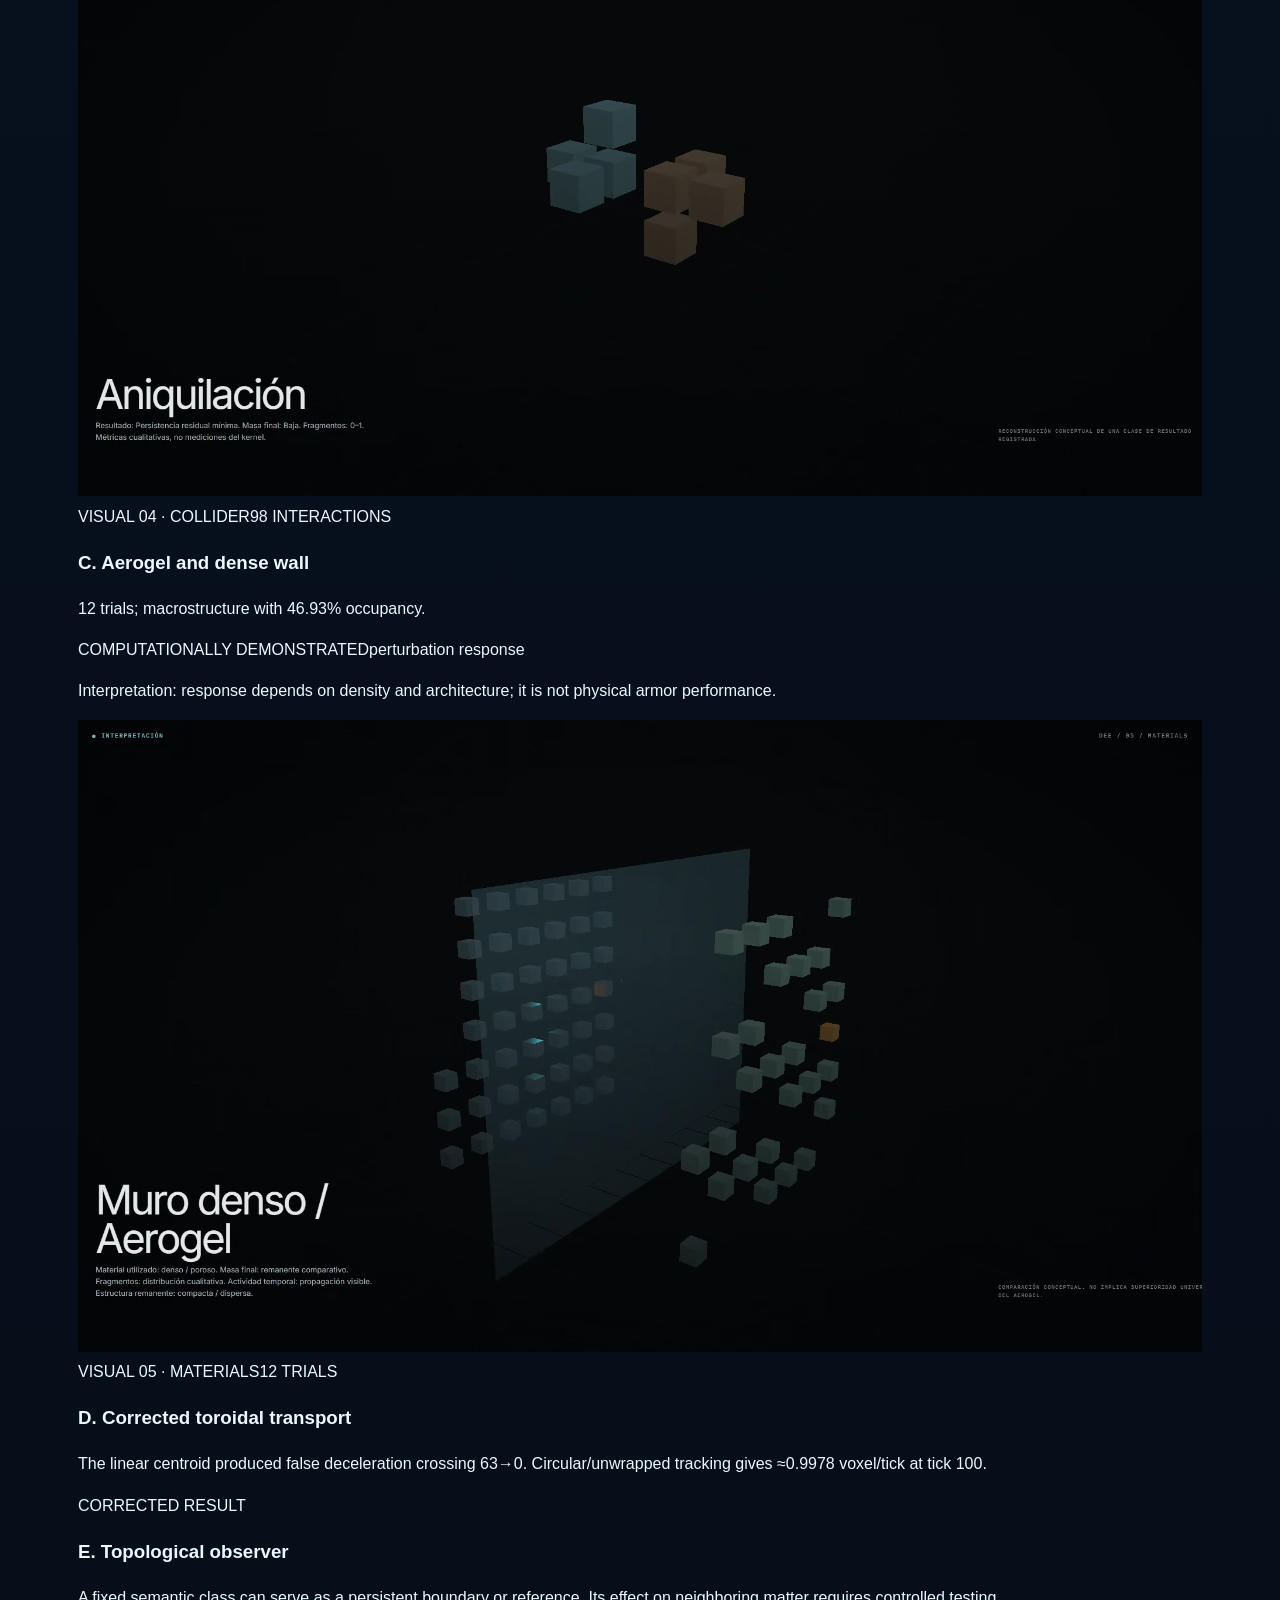
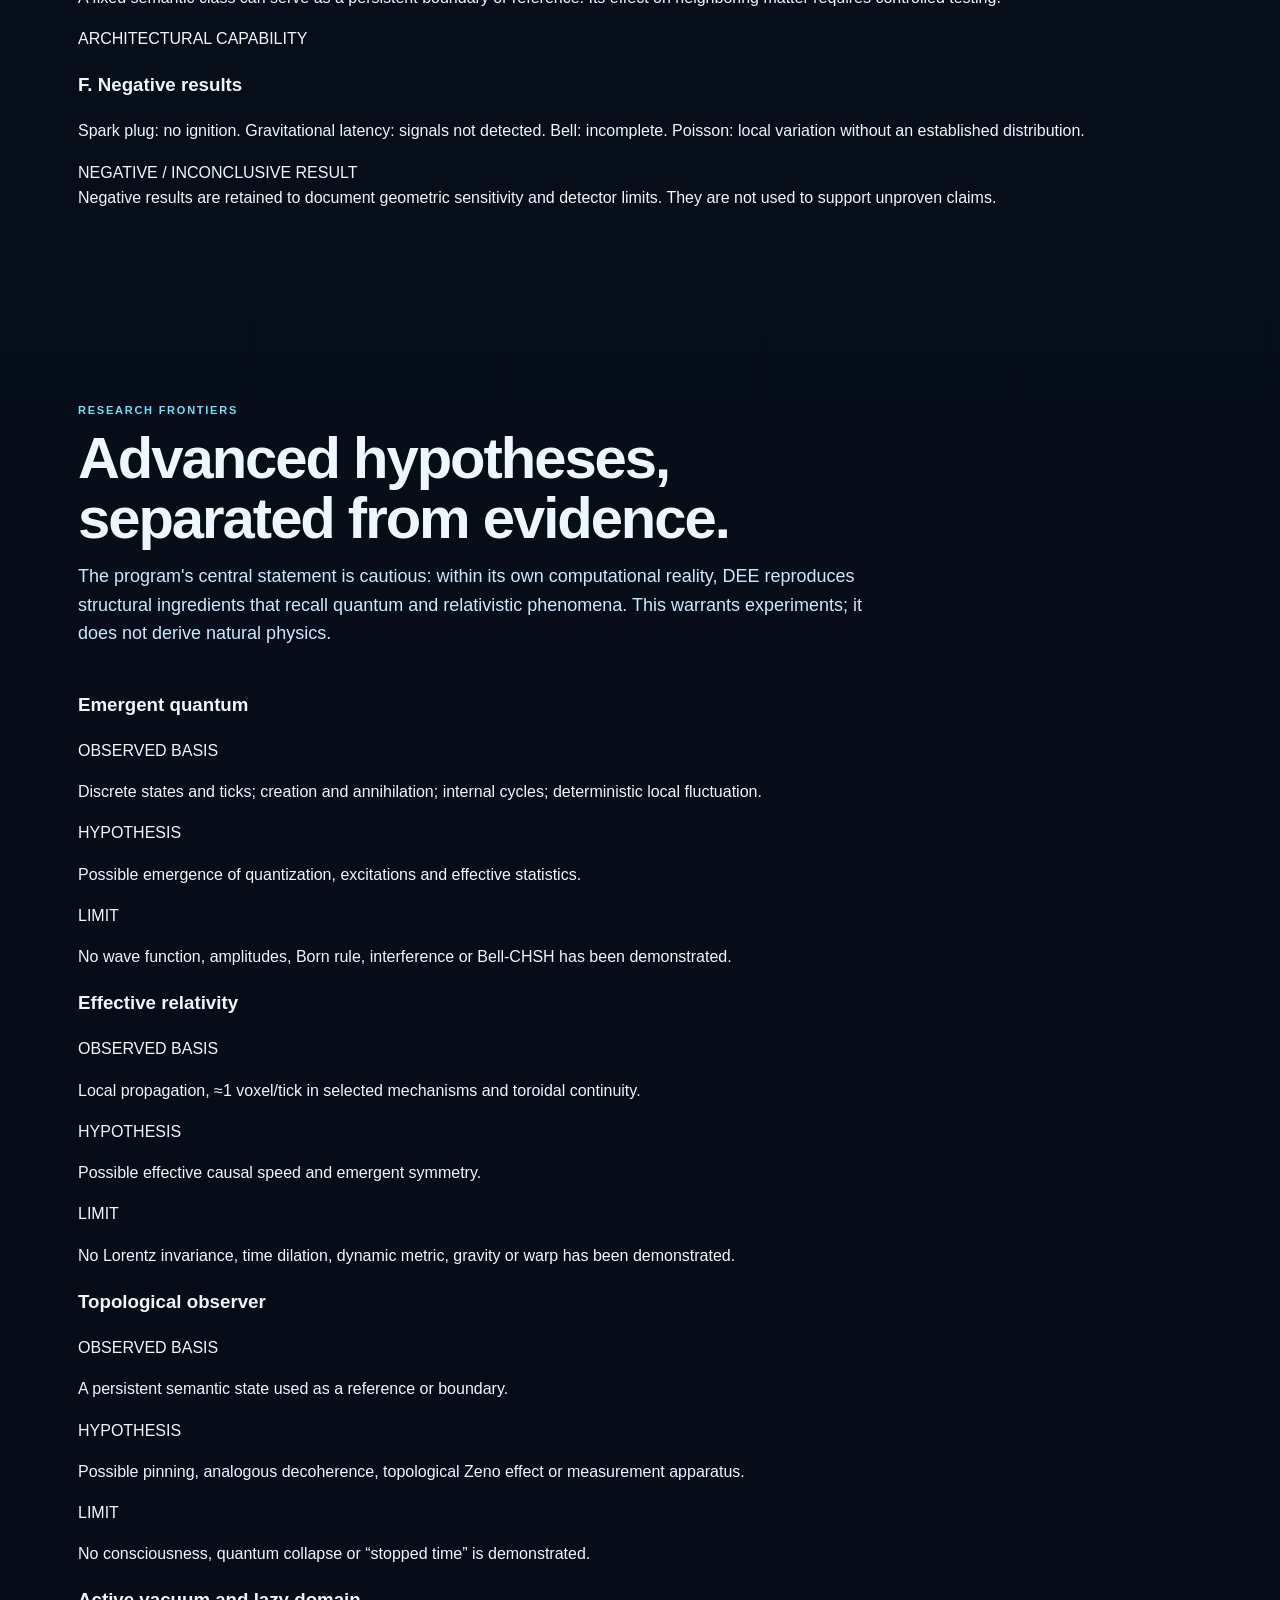
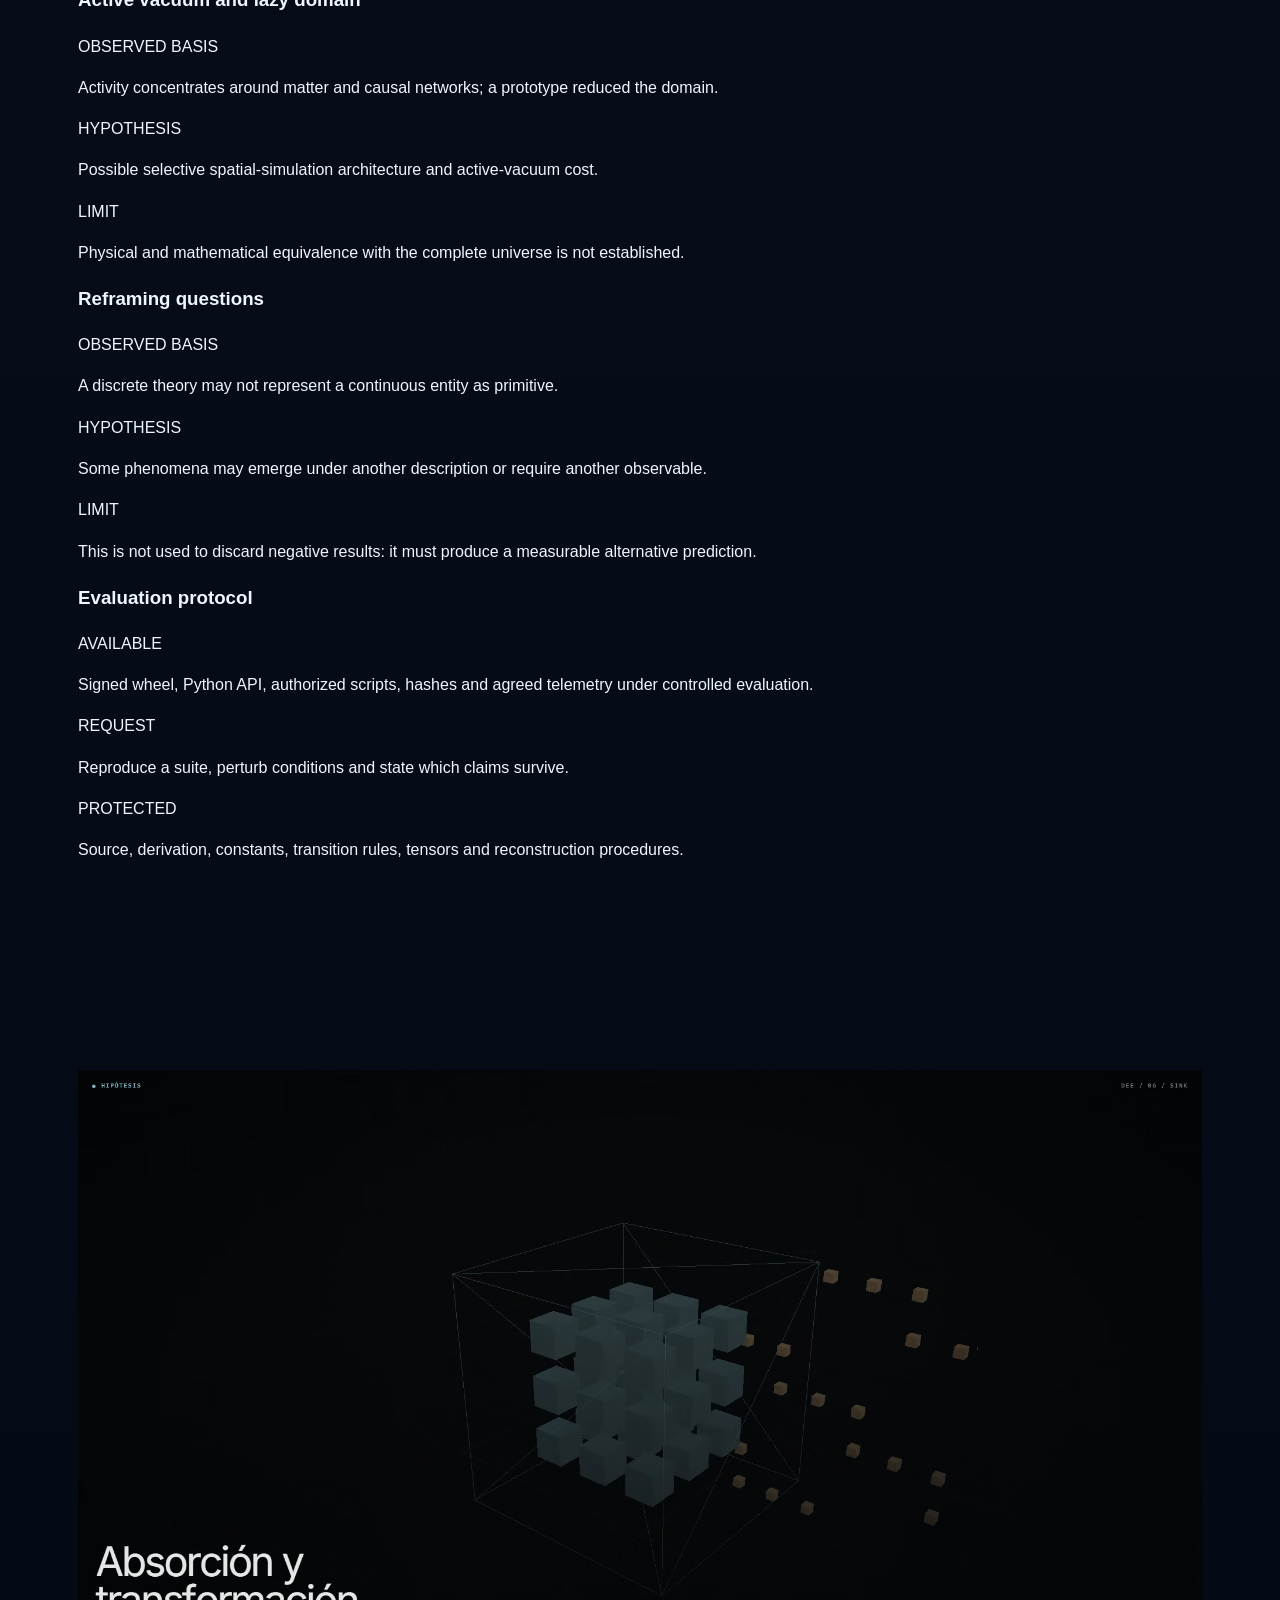
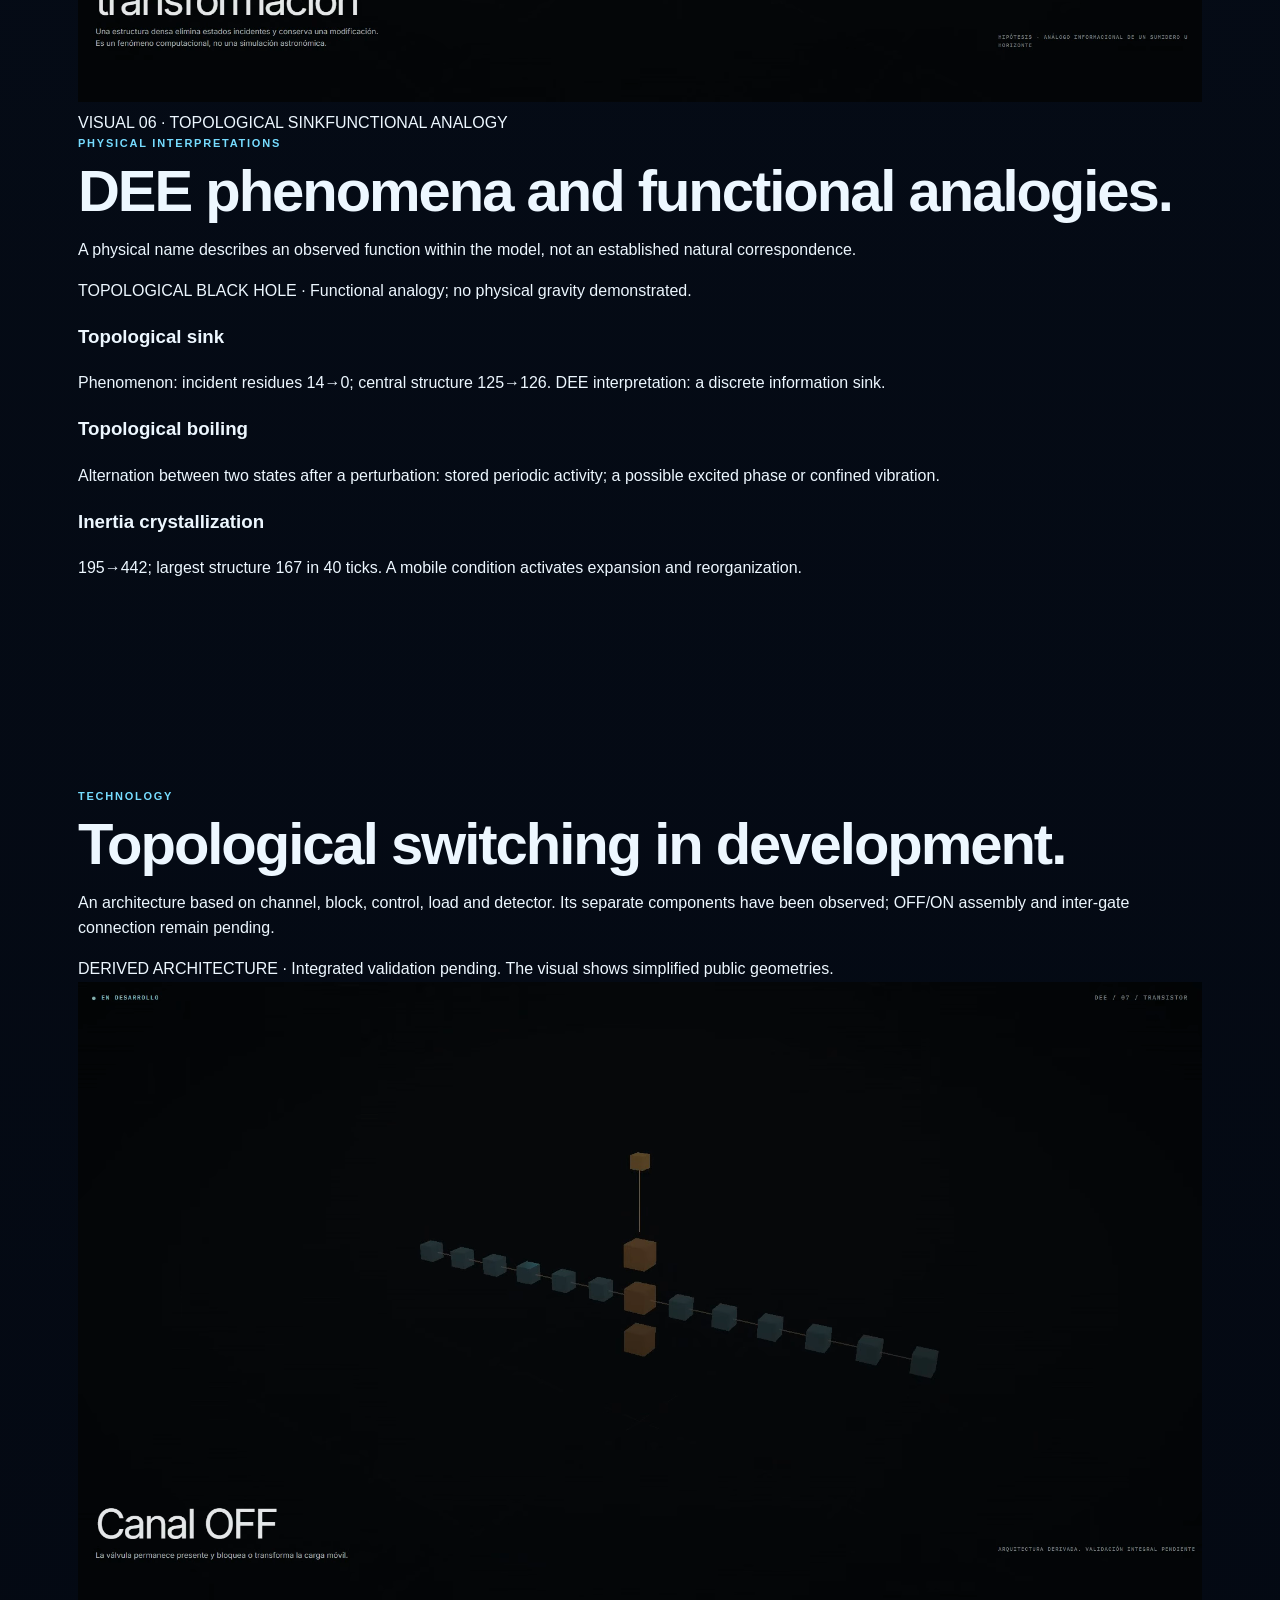
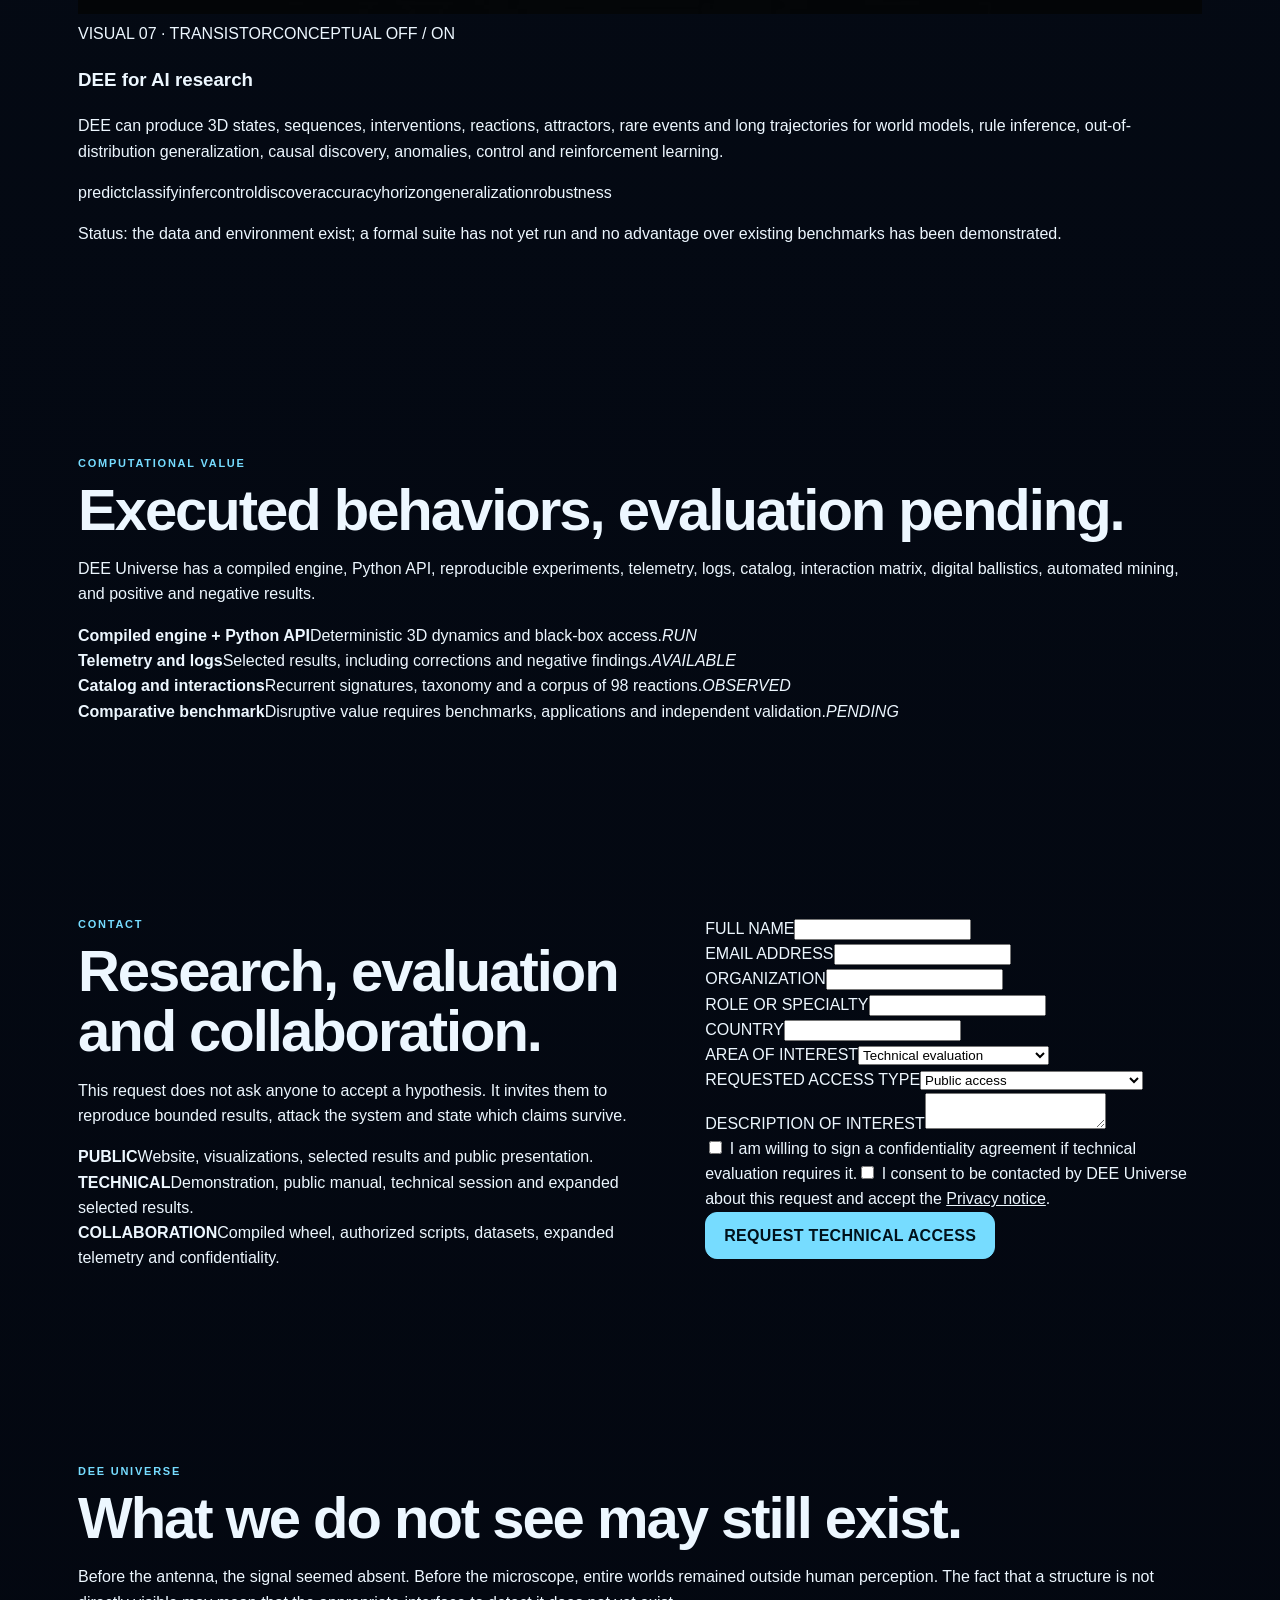
<file: dee-universe-en.html>
<!doctype html>
<html lang="en">
<head>
  <meta charset="utf-8">
  <meta name="viewport" content="width=device-width, initial-scale=1">
  <meta name="description" content="DEE Universe: protected, reproducible 3D discrete dynamics for independent research.">
  <title>DEE Universe · Discrete dynamics research</title>
  <link rel="icon" href="data:image/svg+xml,%3Csvg xmlns='http://www.w3.org/2000/svg' viewBox='0 0 64 64'%3E%3Crect width='64' height='64' rx='14' fill='%23205cff'/%3E%3Ctext x='32' y='43' text-anchor='middle' font-family='Arial' font-size='31' font-weight='700' fill='white'%3ED%3C/text%3E%3C/svg%3E">
  <link rel="stylesheet" href="dee-universe.css">
</head>
<body>
  <a class="skip-link" href="#content">Skip to content</a>

  <header class="site-header">
    <a class="brand" href="#dee" aria-label="DEE Universe home">
      <img class="brand-logo" src="DEEUniverseLOGOBlanco.png" alt="DEE Universe">
    </a>
    <nav class="main-nav" aria-label="Main navigation">
      <a href="#dee">DEE</a><a href="#capabilities">Capabilities</a><a href="#atlas">Atlas</a><a href="#laboratory">Laboratory</a><a href="#frontiers">Frontiers</a><a href="#technology">Technology</a><a href="#contact">Contact</a>
    </nav>
    <div class="header-actions">
      <a class="language-link" href="dee-universe.html" lang="es" aria-label="Ver versión en español">ES</a>
      <a class="privacy-link" href="privacy-en.html">PRIVACY</a>
      <a class="access-header" href="#contact">REQUEST ACCESS</a>
      <button class="menu-toggle" type="button" aria-label="Open menu" aria-expanded="false" aria-controls="mobile-menu"><svg viewBox="0 0 24 24" aria-hidden="true"><path fill="currentColor" d="M3 6h18v2H3zm0 5h18v2H3zm0 5h18v2H3z"/></svg></button>
    </div>
  </header>
  <nav class="mobile-menu" id="mobile-menu" aria-label="Mobile navigation"><a href="#dee">DEE</a><a href="#capabilities">Capabilities</a><a href="#atlas">Atlas</a><a href="#laboratory">Laboratory</a><a href="#frontiers">Frontiers</a><a href="#technology">Technology</a><a href="#contact">Contact</a><a href="privacy-en.html">Privacy notice</a></nav>

  <main id="content">
    <section class="hero" id="dee" aria-labelledby="hero-title">
      <video class="hero-media" autoplay muted loop playsinline><source src="01_dee_universe_hero.webm" type="video/webm"><source src="01_dee_universe_hero.mp4" type="video/mp4"></video>
      <div class="hero-scrim" aria-hidden="true"></div><div class="hero-grid" aria-hidden="true"></div>
      <div class="hero-content"><div class="hero-kicker">DEE UNIVERSE</div><h1 id="hero-title">New fundamental geometric informational physics.</h1><p class="hero-lead">One protected dynamics. Multiple classes of reproducible three-dimensional behavior. A falsifiable program to investigate whether effective matter, causality, statistics and computation can emerge from discrete informational geometry.</p><p class="disclosure">The computational phenomena shown here were run within DEE Universe. Correspondences with nature are presented only as interpretations or hypotheses open to independent validation.</p><div class="hero-actions"><a class="button button--solid" href="#laboratory" data-open-lab>OPEN EXPERIMENTAL LABORATORY</a><a class="button" href="#contact">REQUEST TECHNICAL ACCESS</a></div></div>
      <div class="telemetry" aria-label="Selected telemetry"><div class="telemetry-item"><strong>98</strong><span>controlled interactions</span></div><div class="telemetry-item"><strong>12</strong><span>digital-ballistics trials</span></div><div class="telemetry-item"><strong>9</strong><span>mined recurrent signatures</span></div><div class="telemetry-item"><strong>7.68 M</strong><span>ticks in a deep run</span></div><div class="telemetry-item"><strong>0.9978</strong><span>corrected toroidal voxel/tick</span></div></div>
    </section>

    <section class="section gradient-section" aria-labelledby="structure-title"><div class="one-structure"><div class="body-copy"><div class="eyebrow">DEE · one structure</div><h2 id="structure-title">Multiple phenomena, one common dynamics.</h2><p>The layers of physics may be effective descriptions of different regimes rather than separate substances. DEE studies whether matter, interaction, causality and computation can emerge from one shared geometric-informational dynamics.</p><p>A structure can be discrete at a fundamental scale and continuous to a macroscopic observer. DEE assigns no physical size to its voxels: it studies how discrete states produce effective geometries and materials.</p><p class="fact-line">One protected generative principle drives fundamental relations, local conditions and 3D dynamics. Its derivation can be evaluated under controlled access.</p></div><div class="diagram-stack" aria-label="Conceptual diagrams of discrete emergence"><div class="flow-diagram"><div class="flow-node">Discrete<br>states</div><div class="flow-node">Collective<br>patterns</div><div class="flow-node flow-node--accent">Emergent<br>geometries</div><div class="flow-node">Effective<br>surfaces</div><div class="flow-node">Continuous<br>perception</div></div><div class="diagram-label">From discrete to continuous · A conceptual diagram, not a physical scale.</div><div class="flow-diagram"><div class="flow-node">Generative<br>principle</div><div class="flow-node">Fundamental<br>relations</div><div class="flow-node">Local<br>conditions</div><div class="flow-node flow-node--accent">3D<br>dynamics</div><div class="flow-node">Emergent<br>phenomena</div></div><div class="diagram-label">One generative structure · The exact derivation remains protected.</div></div></div></section>

    <section class="section system-section" aria-labelledby="system-title"><div class="system-grid"><div class="spec-panel"><div class="eyebrow">What is DEE Universe</div><h2 id="system-title">A reproducible discrete 3D engine.</h2><p>DEE Universe is a three-dimensional engine of discrete, deterministic, local, toroidal, tick-synchronized dynamics, compiled in C++ and accessible through Python.</p><div class="spec-list" aria-label="Observable behaviors"><span>persist</span><span>oscillate</span><span>propagate</span><span>transform</span><span>fragment</span><span>interact</span><span>form materials</span><span>enter cycles</span></div></div><div><div class="eyebrow">Reading levels</div><div class="levels"><article class="level"><span class="level-num">01</span><div><h3>Computational result</h3><p>Run within DEE and supported by script, telemetry or log. This is the verifiable layer of the page.</p></div></article><article class="level"><span class="level-num">02</span><div><h3>DEE interpretation</h3><p>A function observed within the computational reality of the system; it does not establish its correspondence with nature.</p></div></article><article class="level"><span class="level-num">03</span><div><h3>Physical hypothesis</h3><p>A possible natural analogy or correspondence requiring an external protocol, replication and independent comparison.</p></div></article><article class="level"><span class="level-num">04</span><div><h3>Protected boundary</h3><p>The kernel is a black box: inputs, outputs, telemetry and results can be evaluated without publishing proprietary rules.</p></div></article></div></div></div></section>

    <section class="section capabilities-section" id="capabilities" aria-labelledby="capabilities-title"><div class="section-head section-head--center"><div class="eyebrow">Demonstrated capabilities</div><h2 id="capabilities-title">Six selected behavior classes.</h2><p>Select a card to open its detail. Telemetry is a public selection: it does not include exhaustive initial conditions, tensors, coordinates, internal rules or reconstruction scripts.</p></div><div class="capability-grid">
      <article class="capability" role="button" tabindex="0" aria-expanded="false"><span class="capability-num">01 · STRUCTURES</span><h3>Persistent structures</h3><p>2³→8³ geometries; 500 ticks; net occupancy change 0.</p><div class="capability-detail"><div><p>Explorable uses: structural memory, modules, barriers and conduits. It does not establish infinite stability or physical matter.</p></div></div><span class="capability-arrow" aria-hidden="true">+</span></article>
      <article class="capability" role="button" tabindex="0" aria-expanded="false"><span class="capability-num">02 · GENESIS</span><h3>Geometric genesis</h3><p>M_D 270→279; ΔM_D +9; 100 ticks. Deep event 16→17 at tick 7,686,278.</p><div class="capability-detail"><div><p>It supports spatial logic, thresholds, accumulators and state generation. It does not measure physical creation of mass or energy.</p></div></div><span class="capability-arrow" aria-hidden="true">+</span></article>
      <article class="capability" role="button" tabindex="0" aria-expanded="false"><span class="capability-num">03 · PROPAGATION</span><h3>Propagation and oscillation</h3><p>Front 5→45 in 40 ticks. A↔B regimes with period 2.</p><div class="capability-detail"><div><p>Circular/unwrapped tracking corrects toroidal transport to ≈0.9978 voxel/tick. It describes transport in the model, not the speed of light.</p></div></div><span class="capability-arrow" aria-hidden="true">+</span></article>
      <article class="capability" role="button" tabindex="0" aria-expanded="false"><span class="capability-num">04 · REACTIONS</span><h3>Topological chemistry</h3><p>98 interactions: 49 proximity and 49 kinetic; multiple output classes.</p><div class="capability-detail"><div><p>The corpus supports digital chemistry, reaction networks and collision-based computation. It does not claim chemical equivalence with nature.</p></div></div><span class="capability-arrow" aria-hidden="true">+</span></article>
      <article class="capability" role="button" tabindex="0" aria-expanded="false"><span class="capability-num">05 · MATERIALS</span><h3>Digital materials</h3><p>12 trials; four barriers; three objects. Emergent aerogel: 46.93%.</p><div class="capability-detail"><div><p>Explorable uses: porosity, impacts, barriers and topological design. It does not demonstrate physical armor performance.</p></div></div><span class="capability-arrow" aria-hidden="true">+</span></article>
      <article class="capability" role="button" tabindex="0" aria-expanded="false"><span class="capability-num">06 · MINING</span><h3>Self-organization and mining</h3><p>1,078→391; 22 components. 6,860→6,488; nine signatures.</p><div class="capability-detail"><div><p>The black box identifies taxonomies, attractors, datasets and recurrent species. It is not a validated universal periodic table.</p></div></div><span class="capability-arrow" aria-hidden="true">+</span></article>
    </div></section>

    <section class="section atlas-section" id="atlas" aria-labelledby="atlas-title"><div class="atlas-layout"><div class="atlas-copy"><div class="eyebrow">Atlas</div><h2 id="atlas-title">DEE periodic table.</h2><h3>Atlas of digital matter and dynamics.</h3><p>The DEE Periodic Table classifies topological species and signatures produced under one dynamics. The hypothesis is that these families may represent organizational classes equivalent, isomorphic or precursory to natural structures; the exact correspondence is not established.</p><div class="public-note">Public selection: the complete catalog, orientations, tensors, coordinates and phases remain under controlled access.</div><div class="button-row"><button class="button button--solid" type="button" data-atlas-open>EXPLORE 3D ATLAS</button></div></div><div class="visual-frame"><video muted autoplay loop playsinline aria-label="Conceptual visual of the DEE Periodic Atlas"><source src="03_dee_periodic_atlas.webm" type="video/webm"><source src="03_dee_periodic_atlas.mp4" type="video/mp4"></video><div class="visual-meta"><span>VISUAL 03 · ATLAS</span><span>PUBLIC SELECTION</span></div></div></div></section>

    <section class="section lab-section" id="laboratory" aria-labelledby="lab-title"><div class="section-head"><div class="eyebrow">Experimental laboratory</div><h2 id="lab-title">Observed results and explorable technologies.</h2><p>The laboratory separates what was run from interpretations and development programs. It does not load extra scenes: the remaining concepts use telemetry and lightweight diagrams.</p></div><div class="tabs"><div class="tab-list" role="tablist" aria-label="Laboratory views"><button class="tab" id="tab-observed" role="tab" aria-selected="true" aria-controls="panel-observed">OBSERVED RESULTS</button><button class="tab" id="tab-technologies" role="tab" aria-selected="false" aria-controls="panel-technologies" tabindex="-1">EXPLORABLE TECHNOLOGIES</button></div><div class="tab-panel" id="panel-observed" role="tabpanel" aria-labelledby="tab-observed"><div class="experiment-grid">
      <article class="experiment experiment--wide"><div><h3>A. Geometric genesis</h3><p>270→279; +9; 100 ticks. Deep event 16→17 at 7,686,278 ticks.</p><div class="tag-row"><span class="tag tag--observed">COMPUTATIONALLY DEMONSTRATED</span><span class="tag">discrete generation</span></div><p>Interpretation: discrete generation and threshold event; no physical energy measured.</p></div><div class="visual-frame"><video muted autoplay loop playsinline aria-label="DEE geometric genesis"><source src="02_geometric_genesis.webm" type="video/webm"><source src="02_geometric_genesis.mp4" type="video/mp4"></video><div class="visual-meta"><span>VISUAL 02 · GENESIS</span><span>100 TICKS</span></div></div></article>
      <article class="experiment experiment--wide"><div><h3>B. Collider</h3><p>98 interactions; persistence, annihilation, fragmentation, transformation and growth.</p><div class="tag-row"><span class="tag tag--observed">COMPUTATIONALLY DEMONSTRATED</span><span class="tag">species-dependent reactions</span></div><p>Interpretation: a reaction system dependent on species, geometry and movement.</p></div><div class="visual-frame"><video muted autoplay loop playsinline aria-label="DEE topological collider"><source src="04_topological_collider.webm" type="video/webm"><source src="04_topological_collider.mp4" type="video/mp4"></video><div class="visual-meta"><span>VISUAL 04 · COLLIDER</span><span>98 INTERACTIONS</span></div></div></article>
      <article class="experiment experiment--wide"><div><h3>C. Aerogel and dense wall</h3><p>12 trials; macrostructure with 46.93% occupancy.</p><div class="tag-row"><span class="tag tag--observed">COMPUTATIONALLY DEMONSTRATED</span><span class="tag">perturbation response</span></div><p>Interpretation: response depends on density and architecture; it is not physical armor performance.</p></div><div class="visual-frame"><video muted autoplay loop playsinline aria-label="Aerogel versus dense wall"><source src="05_aerogel_dense_wall.webm" type="video/webm"><source src="05_aerogel_dense_wall.mp4" type="video/mp4"></video><div class="visual-meta"><span>VISUAL 05 · MATERIALS</span><span>12 TRIALS</span></div></div></article>
      <article class="experiment"><div><h3>D. Corrected toroidal transport</h3><p>The linear centroid produced false deceleration crossing 63→0. Circular/unwrapped tracking gives ≈0.9978 voxel/tick at tick 100.</p><div class="tag-row"><span class="tag tag--observed">CORRECTED RESULT</span></div></div></article>
      <article class="experiment"><div><h3>E. Topological observer</h3><p>A fixed semantic class can serve as a persistent boundary or reference. Its effect on neighboring matter requires controlled testing.</p><div class="tag-row"><span class="tag">ARCHITECTURAL CAPABILITY</span></div></div></article>
      <article class="experiment experiment--wide"><div><h3>F. Negative results</h3><p>Spark plug: no ignition. Gravitational latency: signals not detected. Bell: incomplete. Poisson: local variation without an established distribution.</p><div class="tag-row"><span class="tag tag--negative">NEGATIVE / INCONCLUSIVE RESULT</span></div></div><div class="public-note">Negative results are retained to document geometric sensitivity and detector limits. They are not used to support unproven claims.</div></article>
    </div></div><div class="tab-panel" id="panel-technologies" role="tabpanel" aria-labelledby="tab-technologies" hidden><div class="lab-list"><article class="lab-line"><strong>01</strong><div><h3>Geometric logic</h3><p>Conditional genesis and a specific AND to study gates, circuits and geometry-based control.</p></div><span>SEPARATE PRIMITIVES</span></article><article class="lab-line"><strong>02</strong><div><h3>Collision computation</h3><p>Interactions as selection and transformation operations; circuit composition remains pending.</p></div><span>CORPUS AVAILABLE</span></article><article class="lab-line"><strong>03</strong><div><h3>Materials and temporal systems</h3><p>Walls, aerogel, ballistics, oscillators and deep events to study topologies, clocks and thresholds.</p></div><span>RESEARCH</span></article><article class="lab-line"><strong>04</strong><div><h3>Automated discovery</h3><p>Soup, explorer and mining for species search, AI-assisted design and state taxonomy.</p></div><span>DEMONSTRATED WITH LIMITS</span></article><article class="lab-line"><strong>05</strong><div><h3>Active-domain engine</h3><p>A reduced-volume and time prototype for selective spatial simulation.</p></div><span>EQUIVALENCE PENDING</span></article></div></div></div></section>

    <section class="section frontier-section" id="frontiers" aria-labelledby="frontiers-title"><div class="section-head"><div class="eyebrow">Research frontiers</div><h2 id="frontiers-title">Advanced hypotheses, separated from evidence.</h2><p>The program's central statement is cautious: within its own computational reality, DEE reproduces structural ingredients that recall quantum and relativistic phenomena. This warrants experiments; it does not derive natural physics.</p></div><div class="frontier-grid">
      <article class="frontier"><h3>Emergent quantum</h3><div class="claim"><span class="claim-label claim-label--base">OBSERVED BASIS</span><p>Discrete states and ticks; creation and annihilation; internal cycles; deterministic local fluctuation.</p></div><div class="claim"><span class="claim-label claim-label--hypothesis">HYPOTHESIS</span><p>Possible emergence of quantization, excitations and effective statistics.</p></div><div class="claim"><span class="claim-label claim-label--limit">LIMIT</span><p>No wave function, amplitudes, Born rule, interference or Bell-CHSH has been demonstrated.</p></div></article>
      <article class="frontier"><h3>Effective relativity</h3><div class="claim"><span class="claim-label claim-label--base">OBSERVED BASIS</span><p>Local propagation, ≈1 voxel/tick in selected mechanisms and toroidal continuity.</p></div><div class="claim"><span class="claim-label claim-label--hypothesis">HYPOTHESIS</span><p>Possible effective causal speed and emergent symmetry.</p></div><div class="claim"><span class="claim-label claim-label--limit">LIMIT</span><p>No Lorentz invariance, time dilation, dynamic metric, gravity or warp has been demonstrated.</p></div></article>
      <article class="frontier"><h3>Topological observer</h3><div class="claim"><span class="claim-label claim-label--base">OBSERVED BASIS</span><p>A persistent semantic state used as a reference or boundary.</p></div><div class="claim"><span class="claim-label claim-label--hypothesis">HYPOTHESIS</span><p>Possible pinning, analogous decoherence, topological Zeno effect or measurement apparatus.</p></div><div class="claim"><span class="claim-label claim-label--limit">LIMIT</span><p>No consciousness, quantum collapse or “stopped time” is demonstrated.</p></div></article>
      <article class="frontier"><h3>Active vacuum and lazy domain</h3><div class="claim"><span class="claim-label claim-label--base">OBSERVED BASIS</span><p>Activity concentrates around matter and causal networks; a prototype reduced the domain.</p></div><div class="claim"><span class="claim-label claim-label--hypothesis">HYPOTHESIS</span><p>Possible selective spatial-simulation architecture and active-vacuum cost.</p></div><div class="claim"><span class="claim-label claim-label--limit">LIMIT</span><p>Physical and mathematical equivalence with the complete universe is not established.</p></div></article>
      <article class="frontier"><h3>Reframing questions</h3><div class="claim"><span class="claim-label claim-label--base">OBSERVED BASIS</span><p>A discrete theory may not represent a continuous entity as primitive.</p></div><div class="claim"><span class="claim-label claim-label--hypothesis">HYPOTHESIS</span><p>Some phenomena may emerge under another description or require another observable.</p></div><div class="claim"><span class="claim-label claim-label--limit">LIMIT</span><p>This is not used to discard negative results: it must produce a measurable alternative prediction.</p></div></article>
      <article class="frontier"><h3>Evaluation protocol</h3><div class="claim"><span class="claim-label claim-label--base">AVAILABLE</span><p>Signed wheel, Python API, authorized scripts, hashes and agreed telemetry under controlled evaluation.</p></div><div class="claim"><span class="claim-label claim-label--hypothesis">REQUEST</span><p>Reproduce a suite, perturb conditions and state which claims survive.</p></div><div class="claim"><span class="claim-label claim-label--limit">PROTECTED</span><p>Source, derivation, constants, transition rules, tensors and reconstruction procedures.</p></div></article>
    </div></section>

    <section class="section interpretations-section" aria-labelledby="interpretations-title"><div class="interpretation-layout"><div class="visual-frame"><video muted autoplay loop playsinline aria-label="Topological black-hole interpretation"><source src="06_topological_black_hole.webm" type="video/webm"><source src="06_topological_black_hole.mp4" type="video/mp4"></video><div class="visual-meta"><span>VISUAL 06 · TOPOLOGICAL SINK</span><span>FUNCTIONAL ANALOGY</span></div></div><div class="interpretation-copy"><div class="eyebrow">Physical interpretations</div><h2 id="interpretations-title">DEE phenomena and functional analogies.</h2><p>A physical name describes an observed function within the model, not an established natural correspondence.</p><div class="permanent-label">TOPOLOGICAL BLACK HOLE · Functional analogy; no physical gravity demonstrated.</div><div class="interpretation-list"><article><h3>Topological sink</h3><p>Phenomenon: incident residues 14→0; central structure 125→126. DEE interpretation: a discrete information sink.</p></article><article><h3>Topological boiling</h3><p>Alternation between two states after a perturbation: stored periodic activity; a possible excited phase or confined vibration.</p></article><article><h3>Inertia crystallization</h3><p>195→442; largest structure 167 in 40 ticks. A mobile condition activates expansion and reorganization.</p></article></div></div></div></section>

    <section class="section technology-section" id="technology" aria-labelledby="technology-title"><div class="technology-layout"><div class="technology-copy"><div class="eyebrow">Technology</div><h2 id="technology-title">Topological switching in development.</h2><p>An architecture based on channel, block, control, load and detector. Its separate components have been observed; OFF/ON assembly and inter-gate connection remain pending.</p><div class="public-note">DERIVED ARCHITECTURE · Integrated validation pending. The visual shows simplified public geometries.</div></div><div class="visual-frame"><video muted autoplay loop playsinline aria-label="Conceptual topological transistor"><source src="07_topological_transistor.webm" type="video/webm"><source src="07_topological_transistor.mp4" type="video/mp4"></video><div class="visual-meta"><span>VISUAL 07 · TRANSISTOR</span><span>CONCEPTUAL OFF / ON</span></div></div></div><div class="ai-strip"><h3>DEE for AI research</h3><p>DEE can produce 3D states, sequences, interventions, reactions, attractors, rare events and long trajectories for world models, rule inference, out-of-distribution generalization, causal discovery, anomalies, control and reinforcement learning.</p><div class="ai-list"><span>predict</span><span>classify</span><span>infer</span><span>control</span><span>discover</span><span>accuracy</span><span>horizon</span><span>generalization</span><span>robustness</span></div><p class="disclosure">Status: the data and environment exist; a formal suite has not yet run and no advantage over existing benchmarks has been demonstrated.</p></div></section>

    <section class="section value-section" aria-labelledby="value-title"><div class="value-grid"><div><div class="eyebrow">Computational value</div><h2 id="value-title">Executed behaviors, evaluation pending.</h2><p class="value-statement">DEE Universe has a compiled engine, Python API, reproducible experiments, telemetry, logs, catalog, interaction matrix, digital ballistics, automated mining, and positive and negative results.</p></div><div class="evidence-table" aria-label="Evidence and scope summary"><div class="evidence-row"><strong>Compiled engine + Python API</strong><span>Deterministic 3D dynamics and black-box access.</span><em>RUN</em></div><div class="evidence-row"><strong>Telemetry and logs</strong><span>Selected results, including corrections and negative findings.</span><em>AVAILABLE</em></div><div class="evidence-row"><strong>Catalog and interactions</strong><span>Recurrent signatures, taxonomy and a corpus of 98 reactions.</span><em>OBSERVED</em></div><div class="evidence-row"><strong>Comparative benchmark</strong><span>Disruptive value requires benchmarks, applications and independent validation.</span><em>PENDING</em></div></div></div></section>

    <section class="section contact-section" id="contact" aria-labelledby="contact-title"><div class="contact-layout"><div class="contact-info"><div class="eyebrow">Contact</div><h2 id="contact-title">Research, evaluation and collaboration.</h2><p>This request does not ask anyone to accept a hypothesis. It invites them to reproduce bounded results, attack the system and state which claims survive.</p><div class="access-levels"><div class="access-level"><strong>PUBLIC</strong><span>Website, visualizations, selected results and public presentation.</span></div><div class="access-level"><strong>TECHNICAL</strong><span>Demonstration, public manual, technical session and expanded selected results.</span></div><div class="access-level"><strong>COLLABORATION</strong><span>Compiled wheel, authorized scripts, datasets, expanded telemetry and confidentiality.</span></div></div></div><form class="contact-form" data-access-form><div class="form-field"><label for="name">FULL NAME</label><input id="name" name="name" autocomplete="name" required></div><div class="form-field"><label for="email">EMAIL ADDRESS</label><input id="email" name="email" type="email" autocomplete="email" required></div><div class="form-field"><label for="org">ORGANIZATION</label><input id="org" name="organization" autocomplete="organization"></div><div class="form-field"><label for="role">ROLE OR SPECIALTY</label><input id="role" name="role"></div><div class="form-field"><label for="country">COUNTRY</label><input id="country" name="country" autocomplete="country-name"></div><div class="form-field"><label for="interest">AREA OF INTEREST</label><select id="interest" name="interest"><option>Technical evaluation</option><option>Scientific research</option><option>AI and world models</option><option>Digital materials</option><option>Unconventional computation</option><option>Other</option></select></div><div class="form-field form-field--wide"><label for="access">REQUESTED ACCESS TYPE</label><select id="access" name="access"><option>Public access</option><option>Technical evaluation</option><option>Collaboration under confidentiality</option></select></div><div class="form-field form-field--wide"><label for="message">DESCRIPTION OF INTEREST</label><textarea id="message" name="message" required></textarea></div><label class="check-field form-field--wide"><input type="checkbox" required> I am willing to sign a confidentiality agreement if technical evaluation requires it.</label><label class="check-field form-field--wide"><input type="checkbox" required> I consent to be contacted by DEE Universe about this request and accept the <a href="privacy-en.html">Privacy notice</a>.</label><button class="button button--solid form-field--wide" type="submit">REQUEST TECHNICAL ACCESS</button><p class="form-notice form-field--wide" hidden tabindex="-1">The form is ready to connect to a request-receiving channel. Configure its submission endpoint before publishing.</p></form></div></section>

    <section class="section closing" aria-labelledby="closing-title"><div class="closing-content"><div class="eyebrow">DEE Universe</div><h2 id="closing-title">What we do not see may still exist.</h2><p>Before the antenna, the signal seemed absent. Before the microscope, entire worlds remained outside human perception. The fact that a structure is not directly visible may mean that the appropriate interface to detect it does not yet exist.</p><div class="closing-questions"><div>Is reality fundamentally continuous?</div><div>Or is continuity the macroscopic appearance of a discrete informational geometry?</div><div>Is DEE only an artificial digital physics, or a mathematical structure capable of reproducing a deeper layer of reality?</div></div></div></section>
  </main>

  <footer class="site-footer"><div class="footer-grid"><div><div class="footer-brand">DEE UNIVERSE</div><p>Run. Observe. Reproduce. Question. Build.</p></div><div><div class="footer-title">EXPLORE</div><div class="footer-links"><a href="#capabilities">Capabilities</a><a href="#atlas">Atlas</a><a href="#laboratory">Laboratory</a><a href="#frontiers">Frontiers</a></div></div><div><div class="footer-title">EVALUATION</div><div class="footer-links"><a href="#technology">Technology</a><a href="#contact">Request access</a><a href="privacy-en.html">Privacy notice</a><a href="dee-universe.html" lang="es">Versión en español</a></div></div></div><div class="footer-bottom"><span>© 2026 DEE Universe</span><span>Physical names describe functional analogies within the model. Correspondences with nature remain hypotheses open to research.</span></div></footer>
  <dialog class="modal" id="atlas-dialog" aria-label="Explore 3D Atlas"><button class="modal-close" type="button" data-modal-close aria-label="Close Atlas">×</button><video controls loop playsinline><source src="03_dee_periodic_atlas.webm" type="video/webm"><source src="03_dee_periodic_atlas.mp4" type="video/mp4"></video></dialog>
  <script src="dee-universe.js"></script>
</body>
</html>
</file>
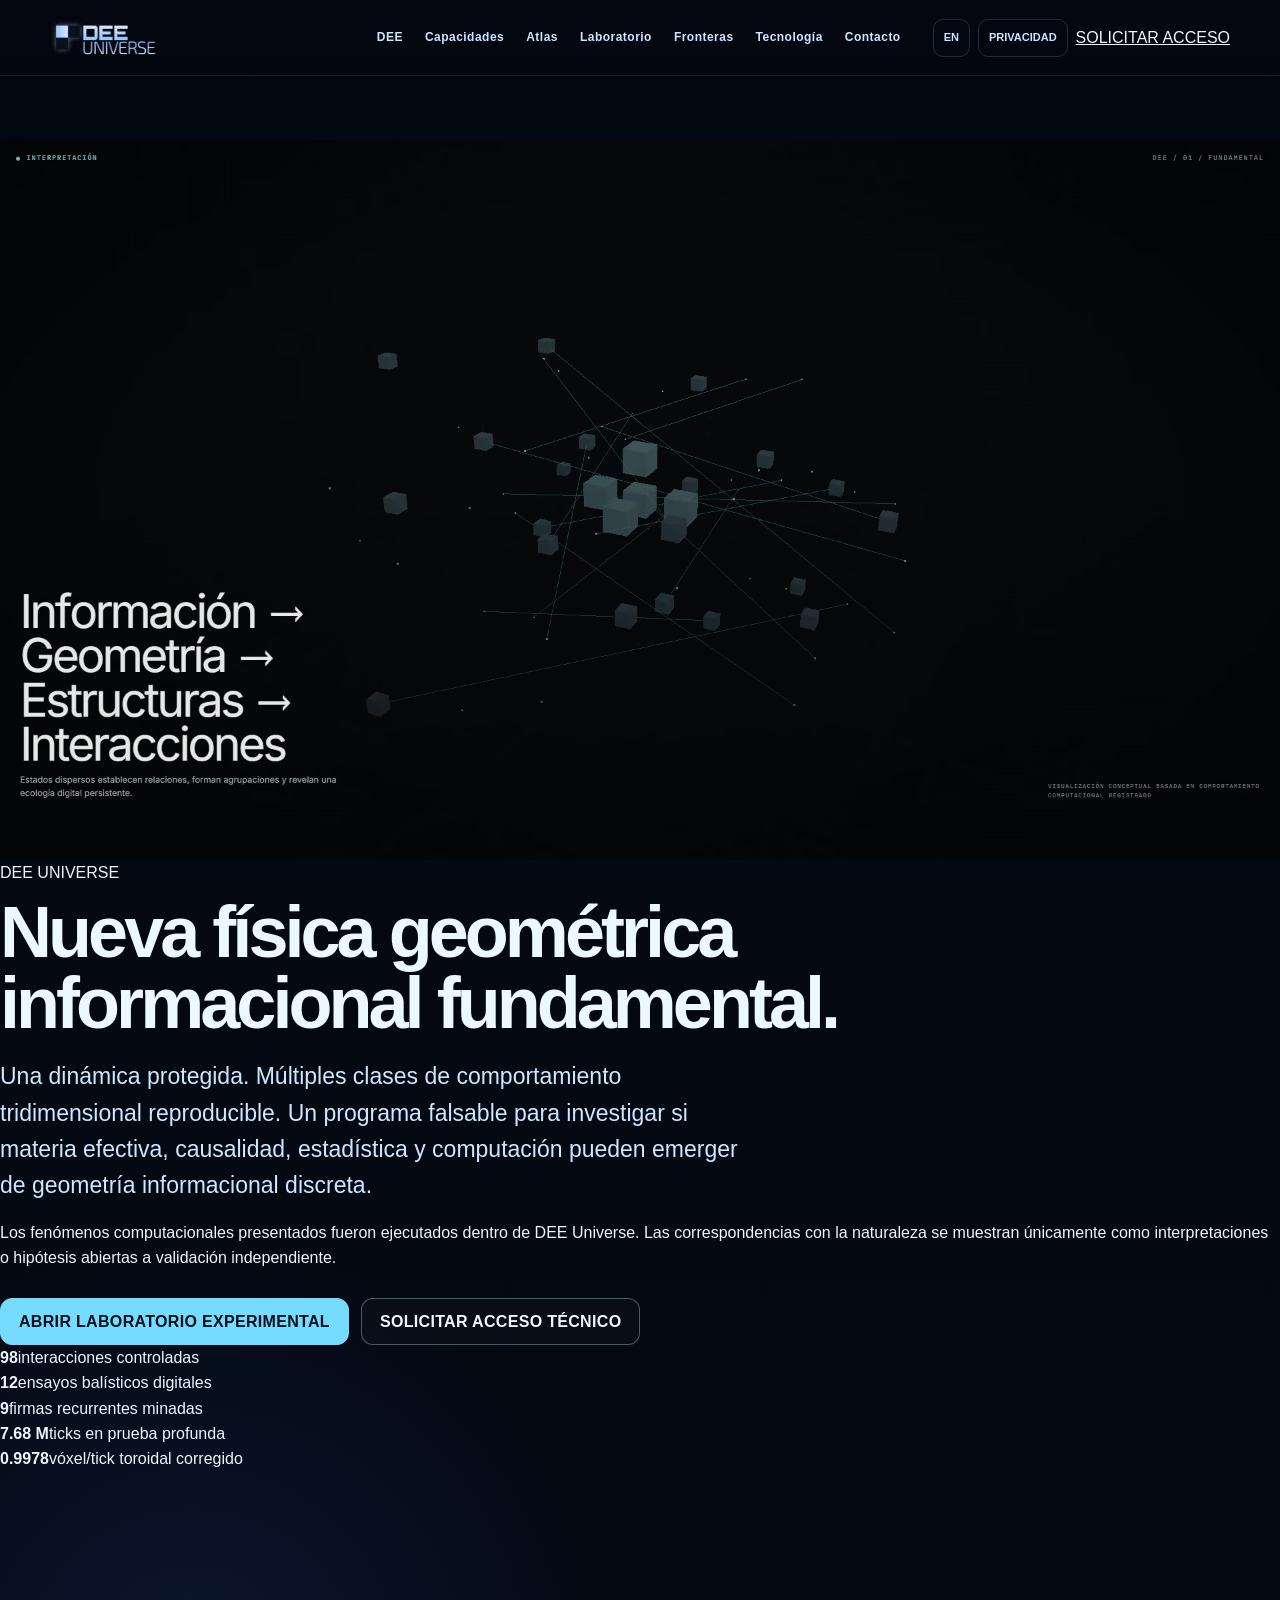
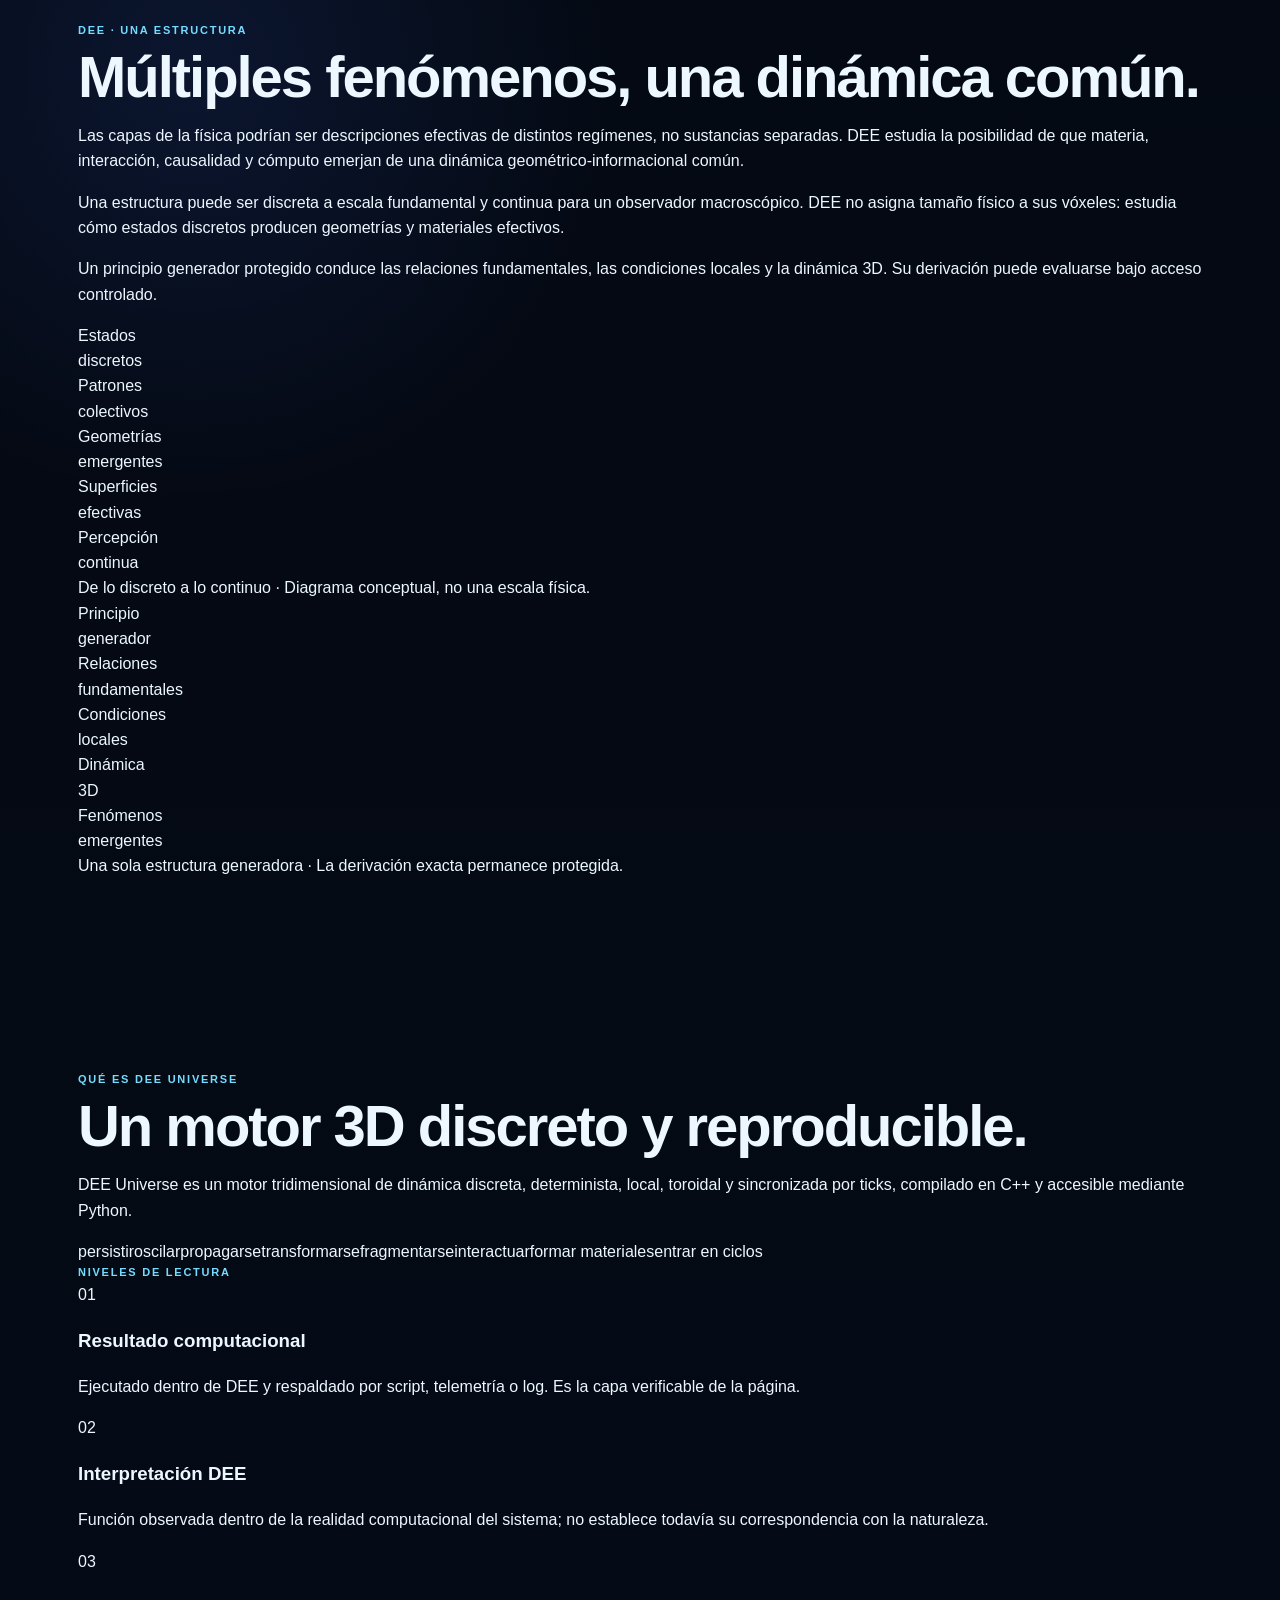
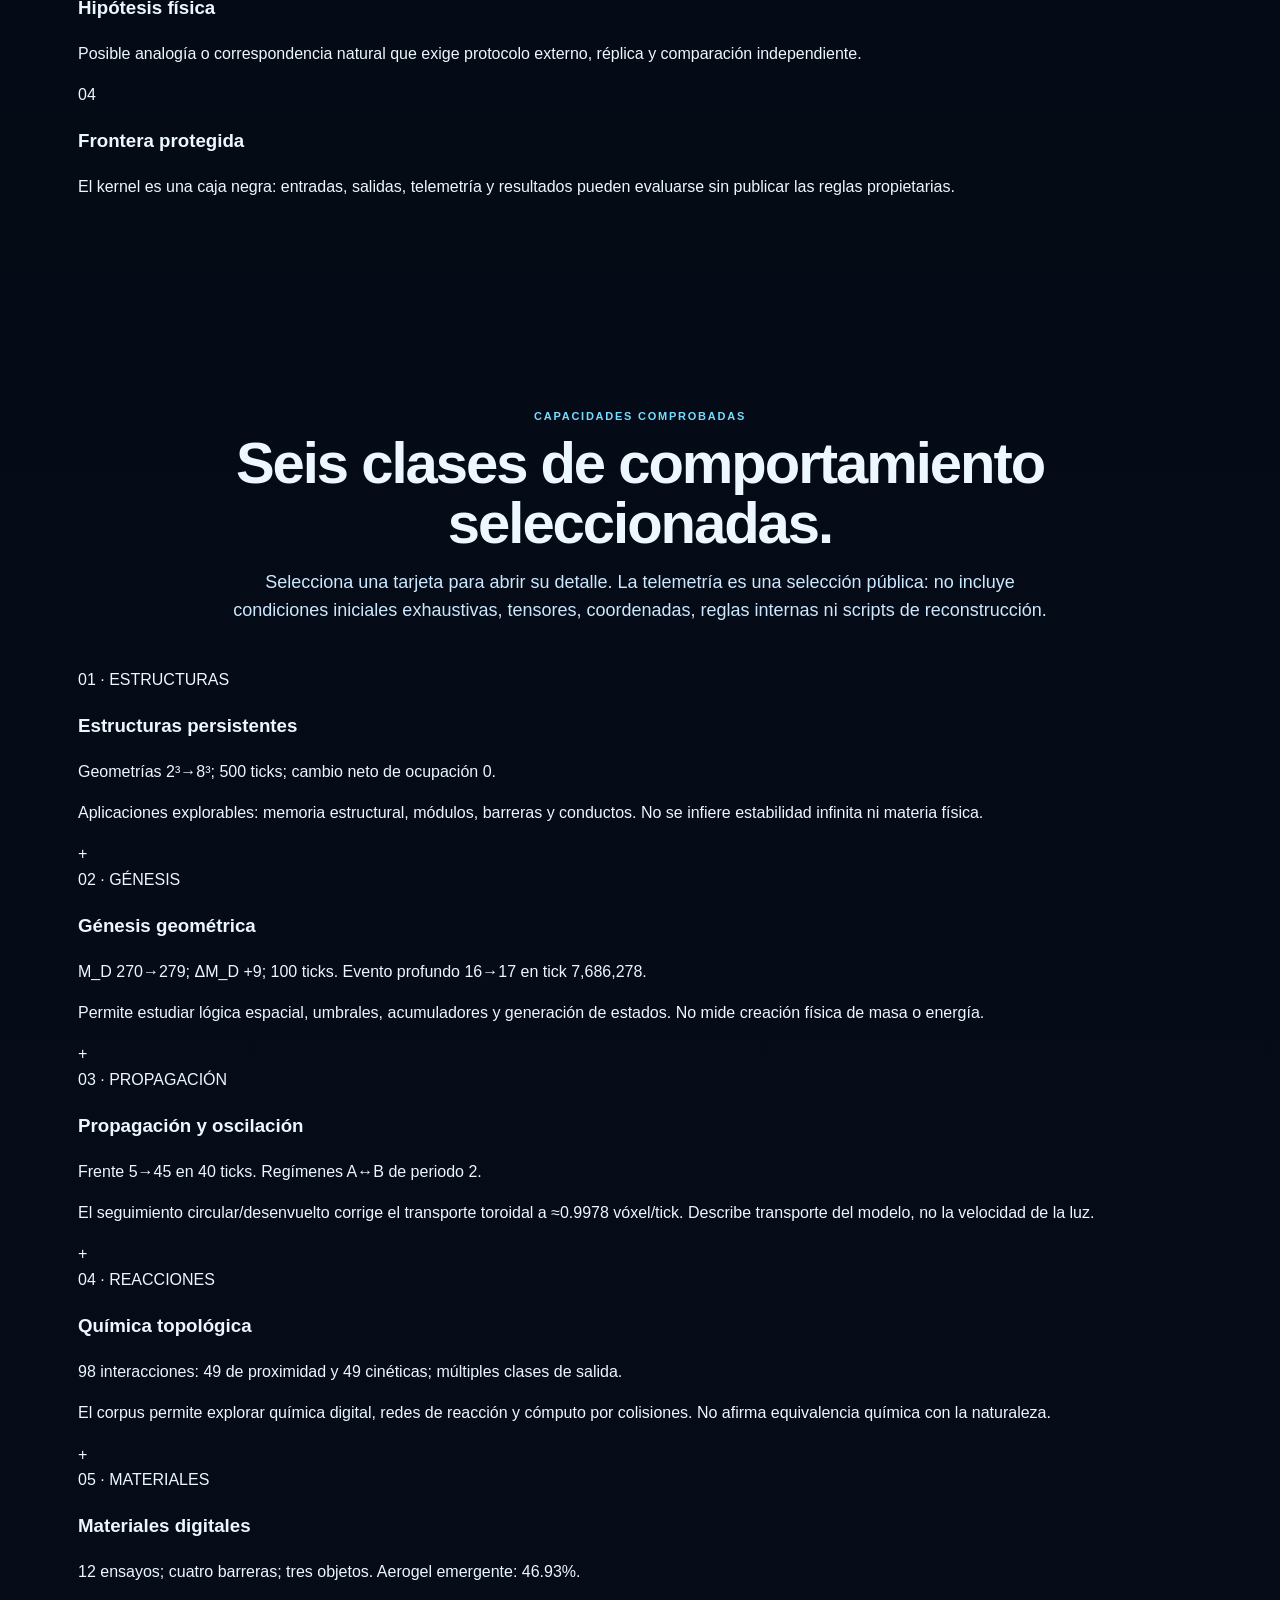
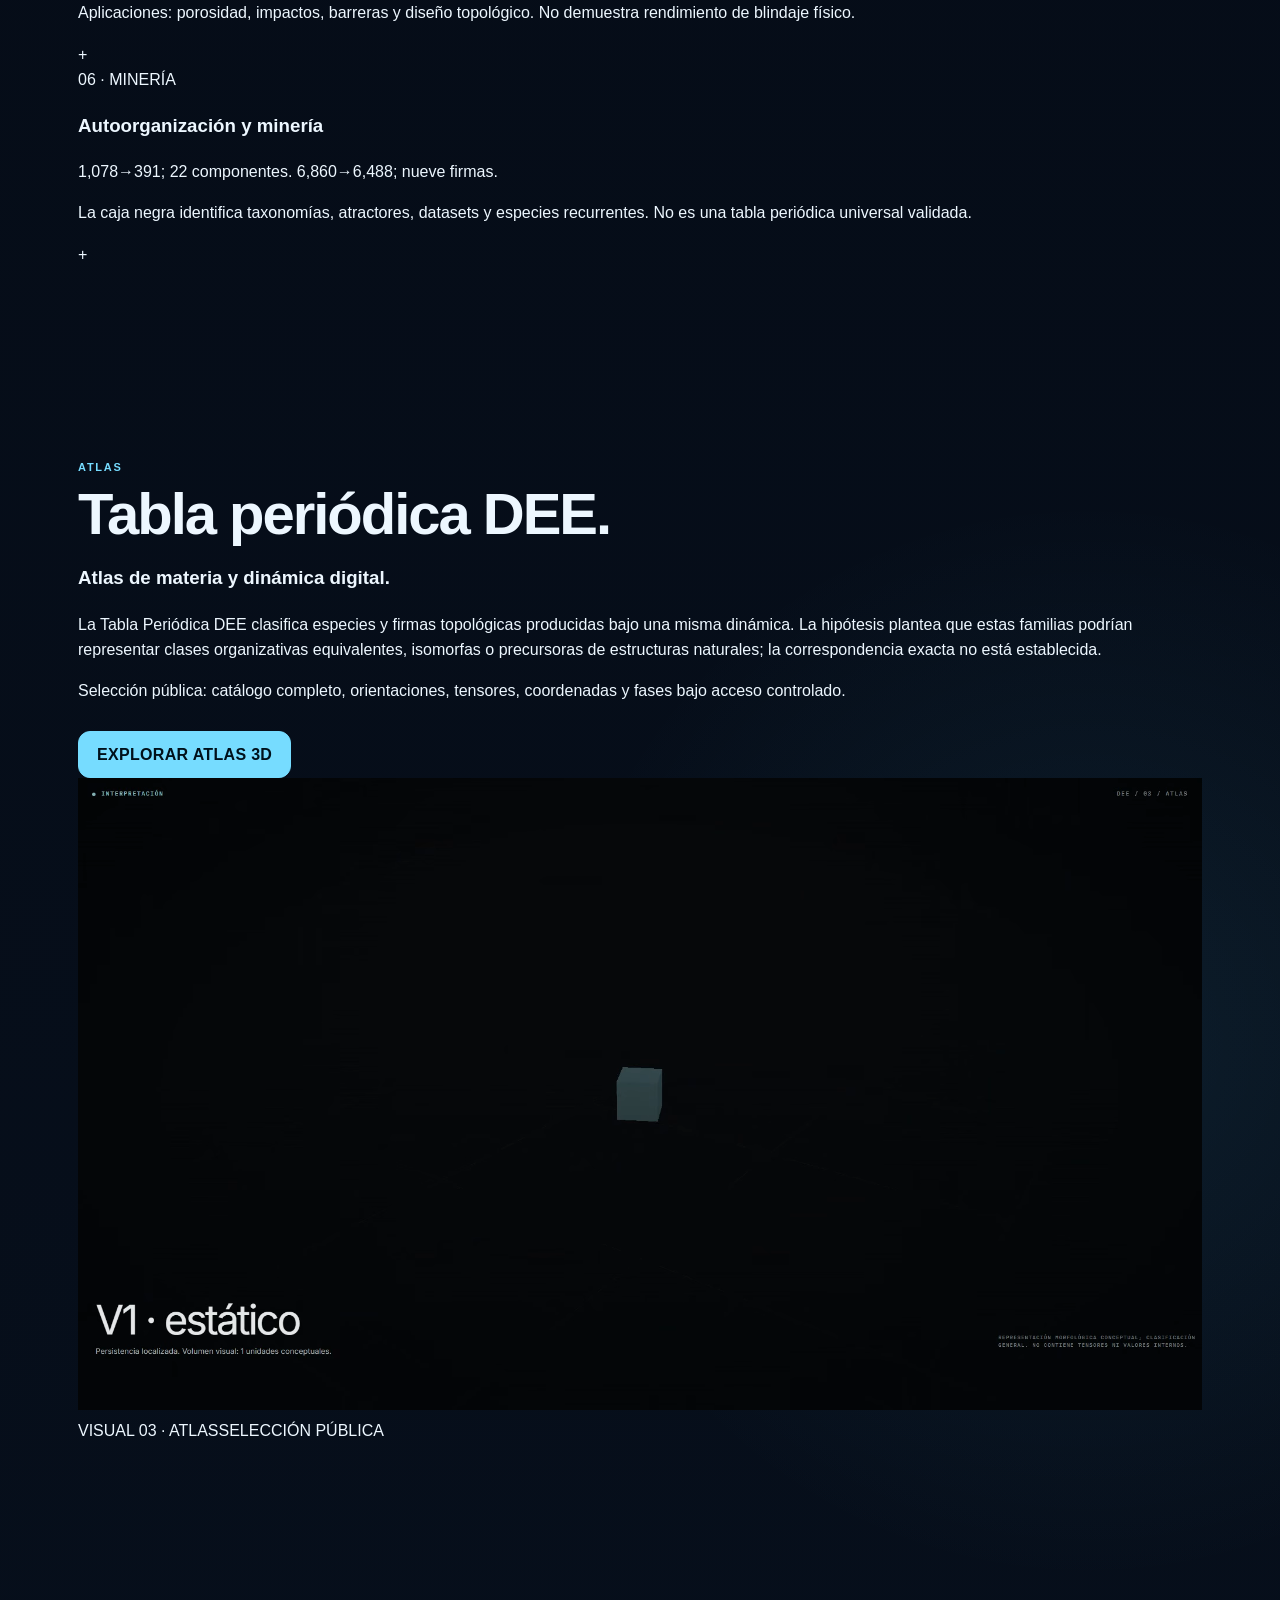
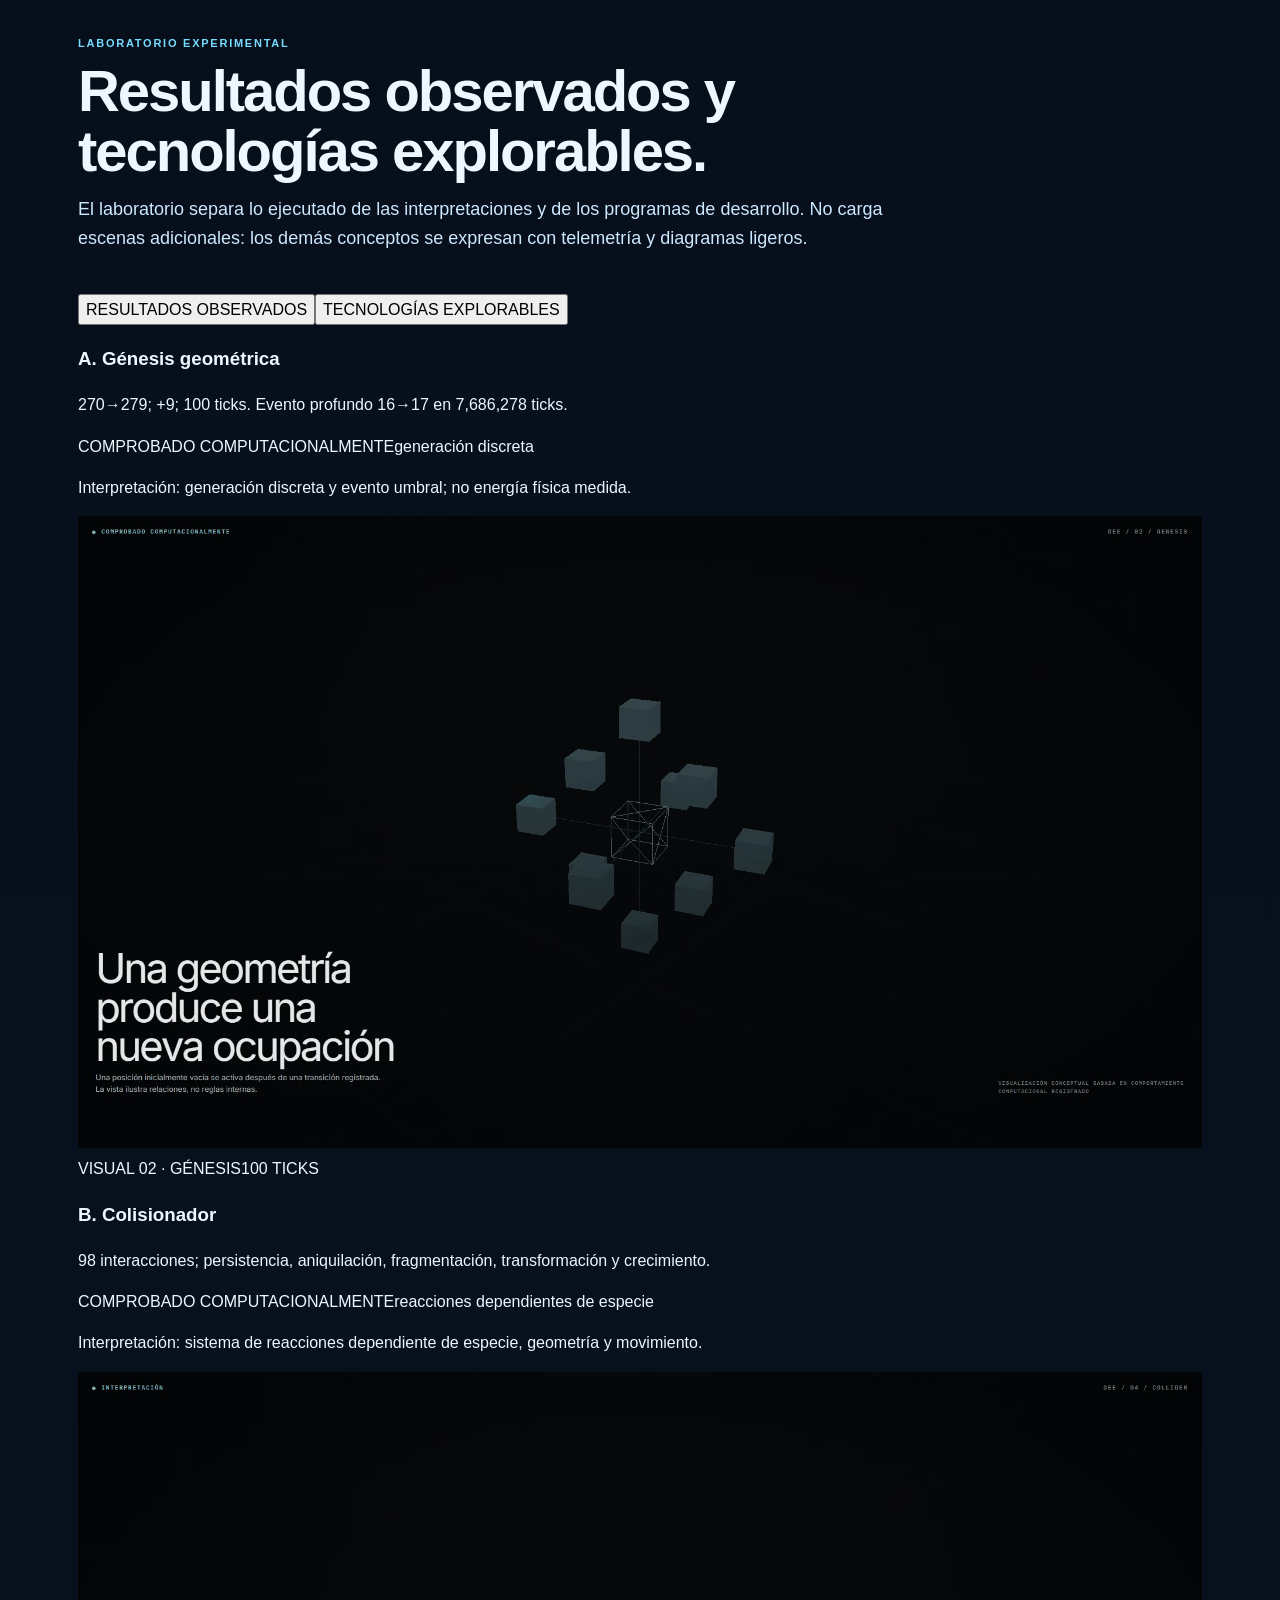
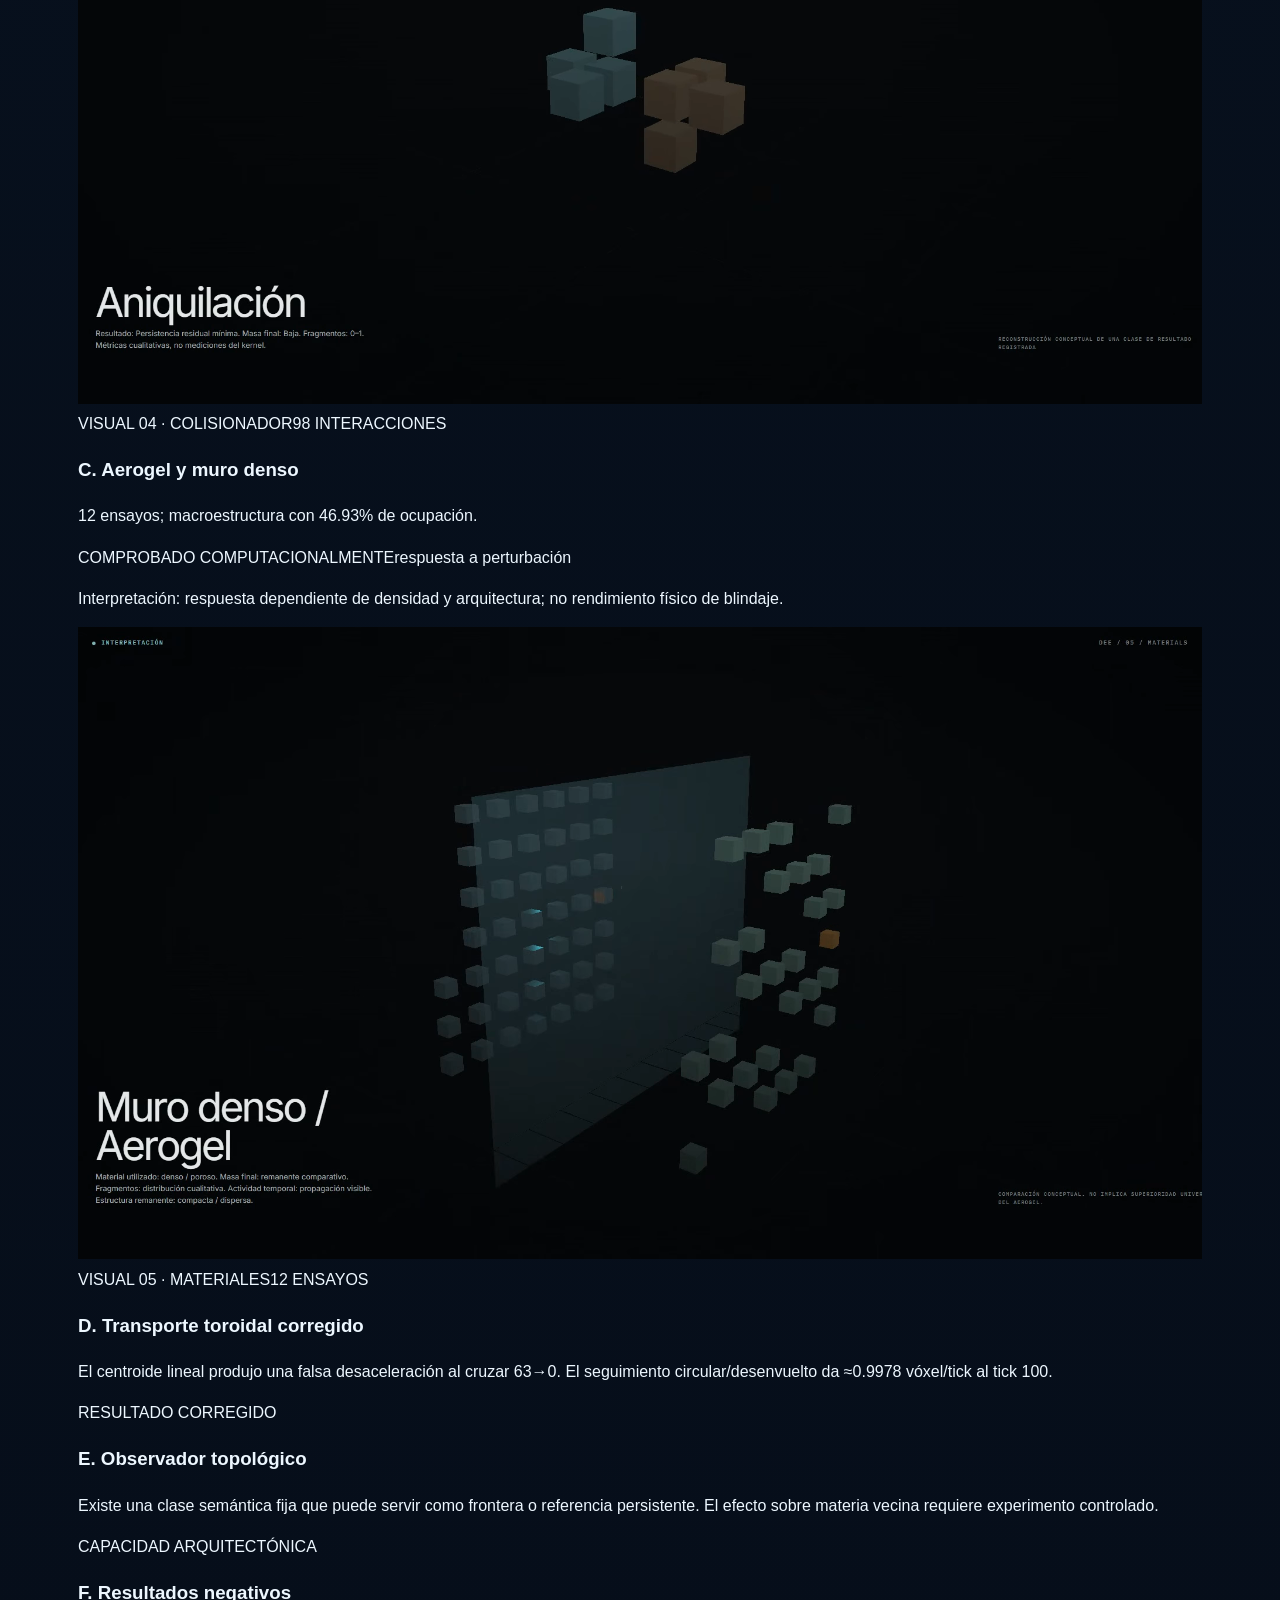
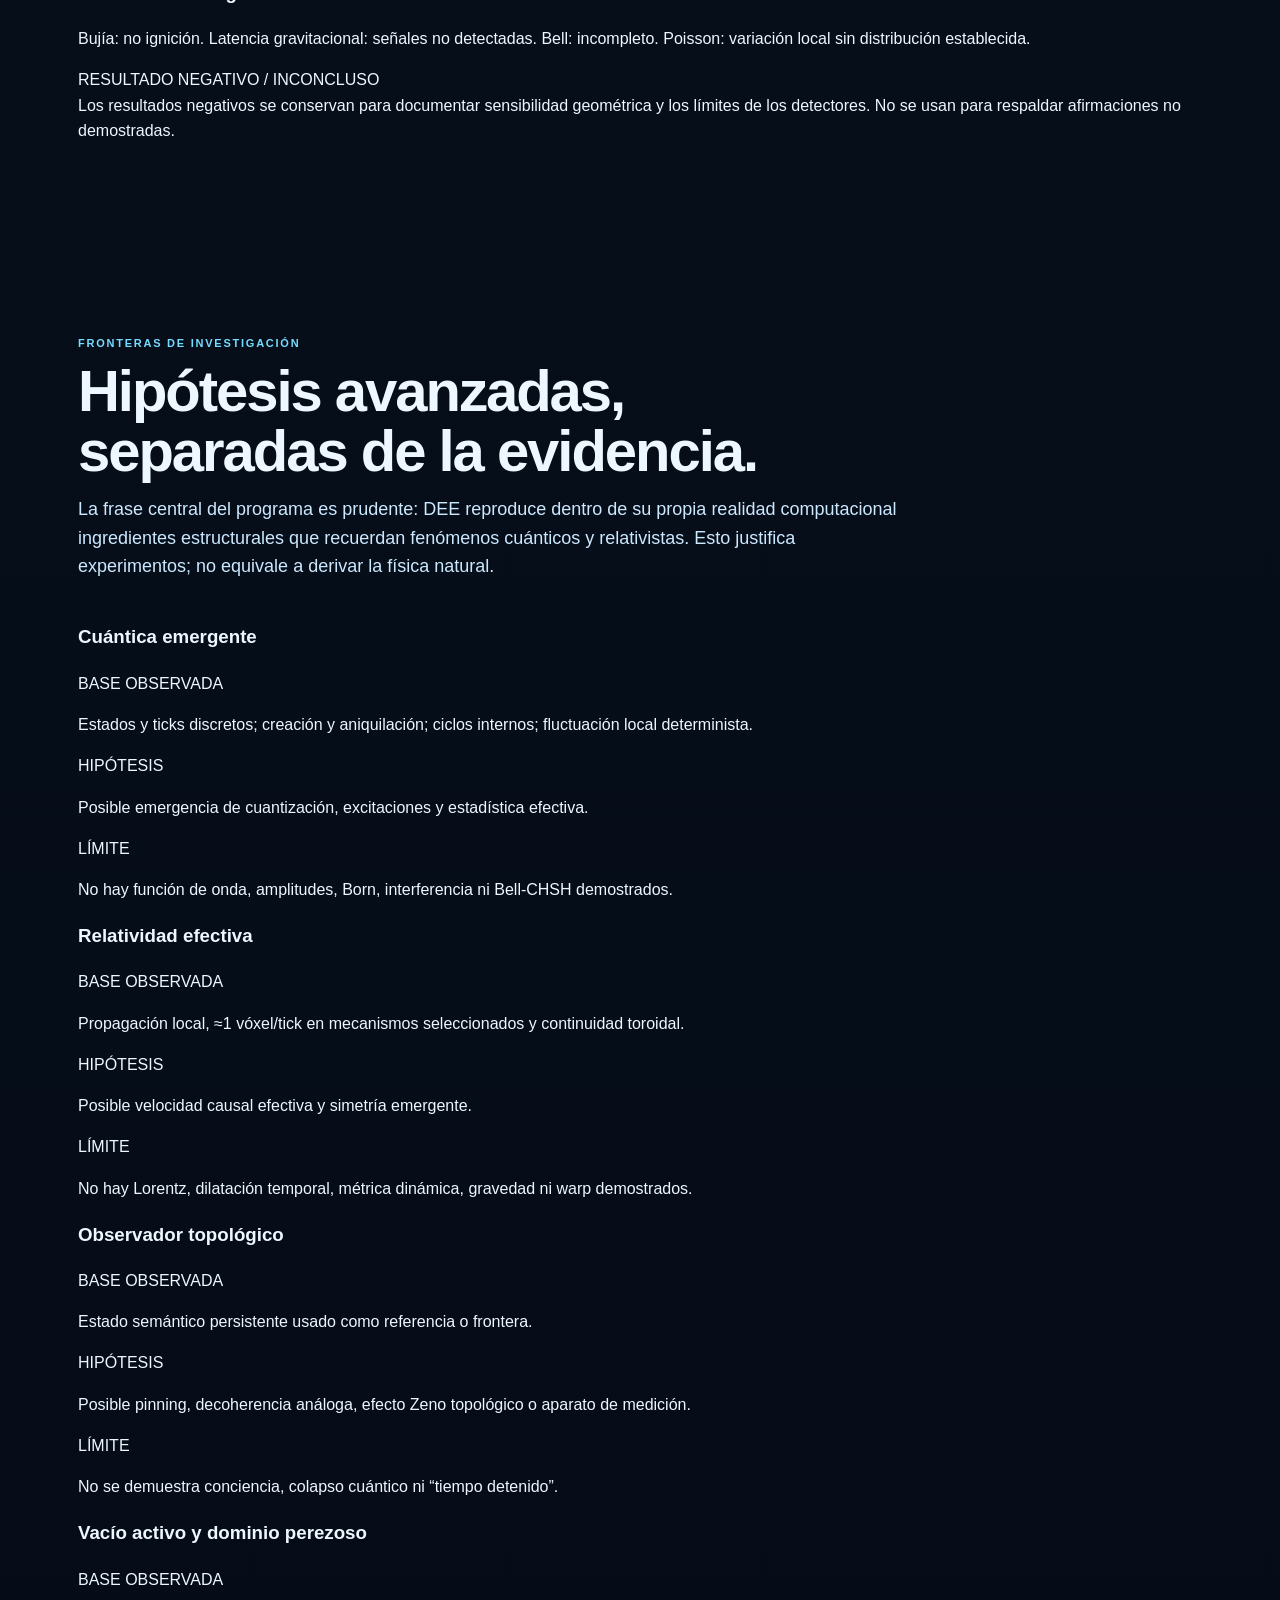
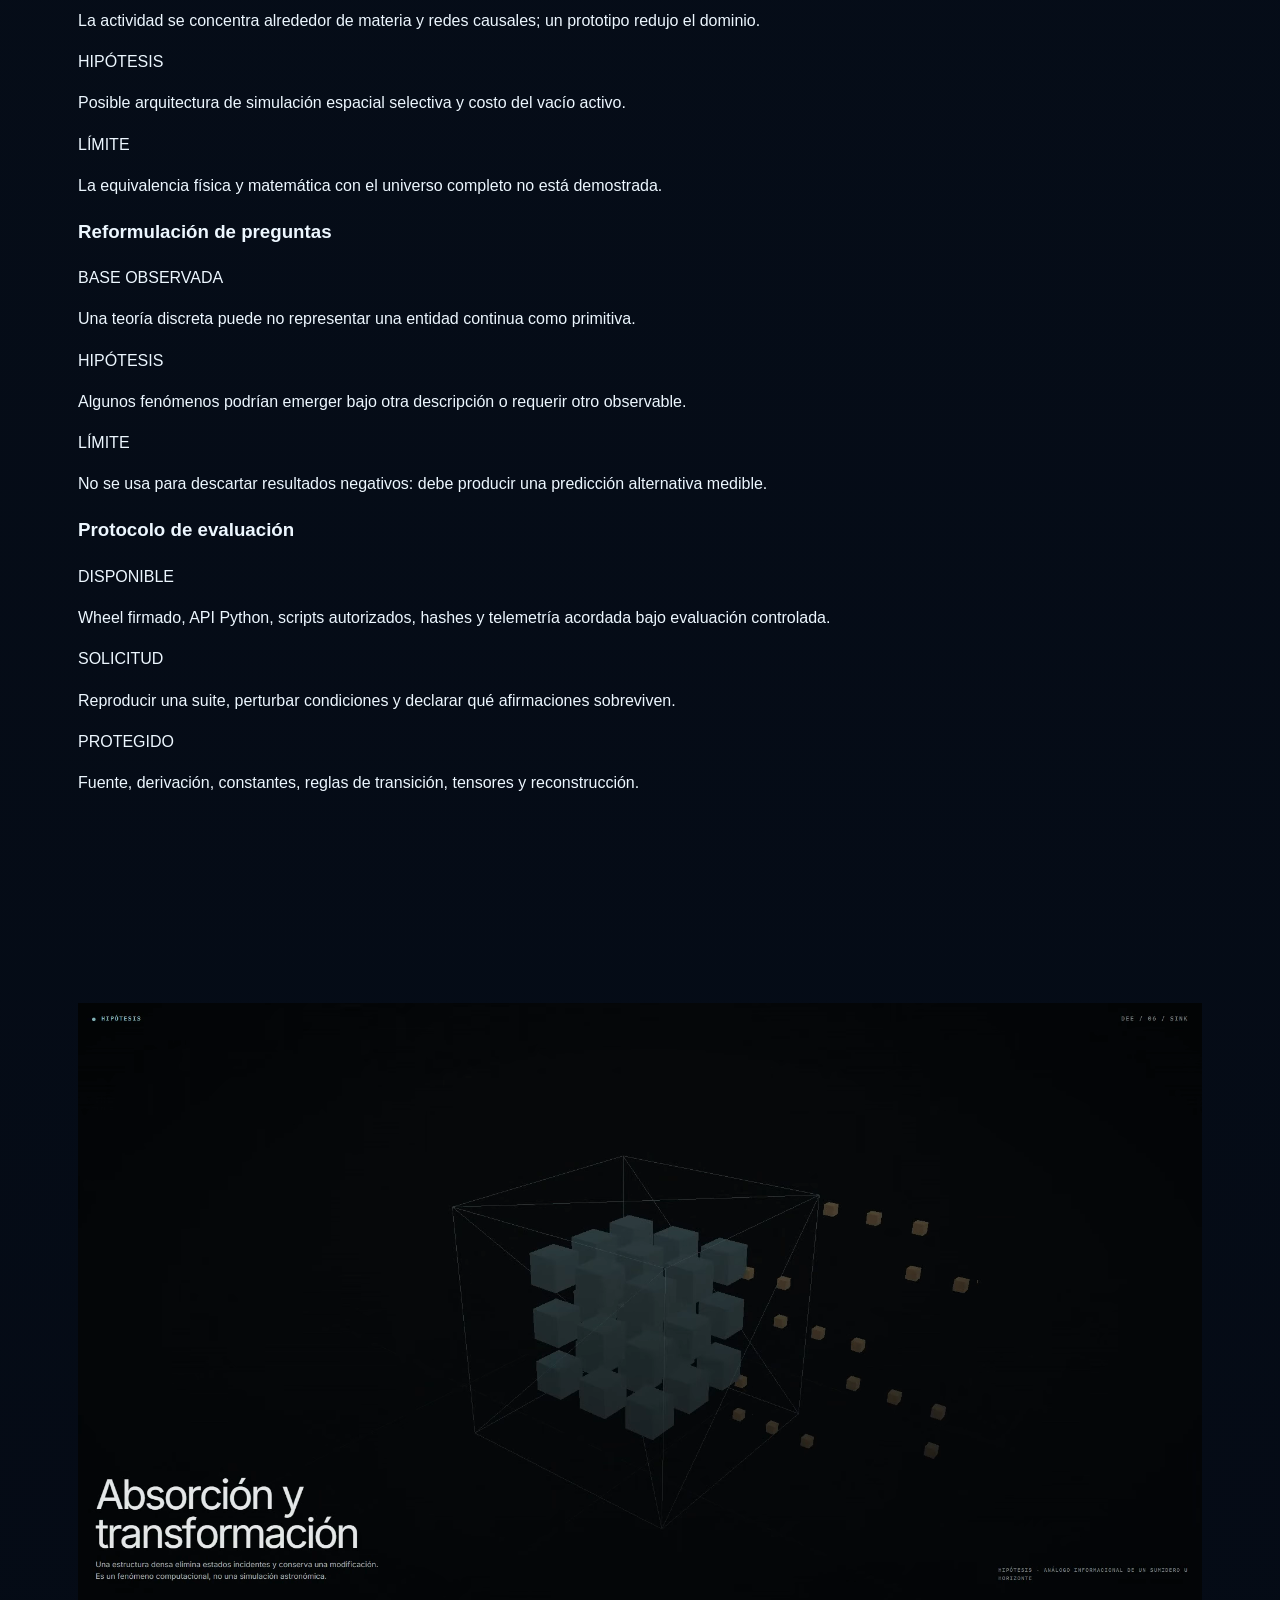
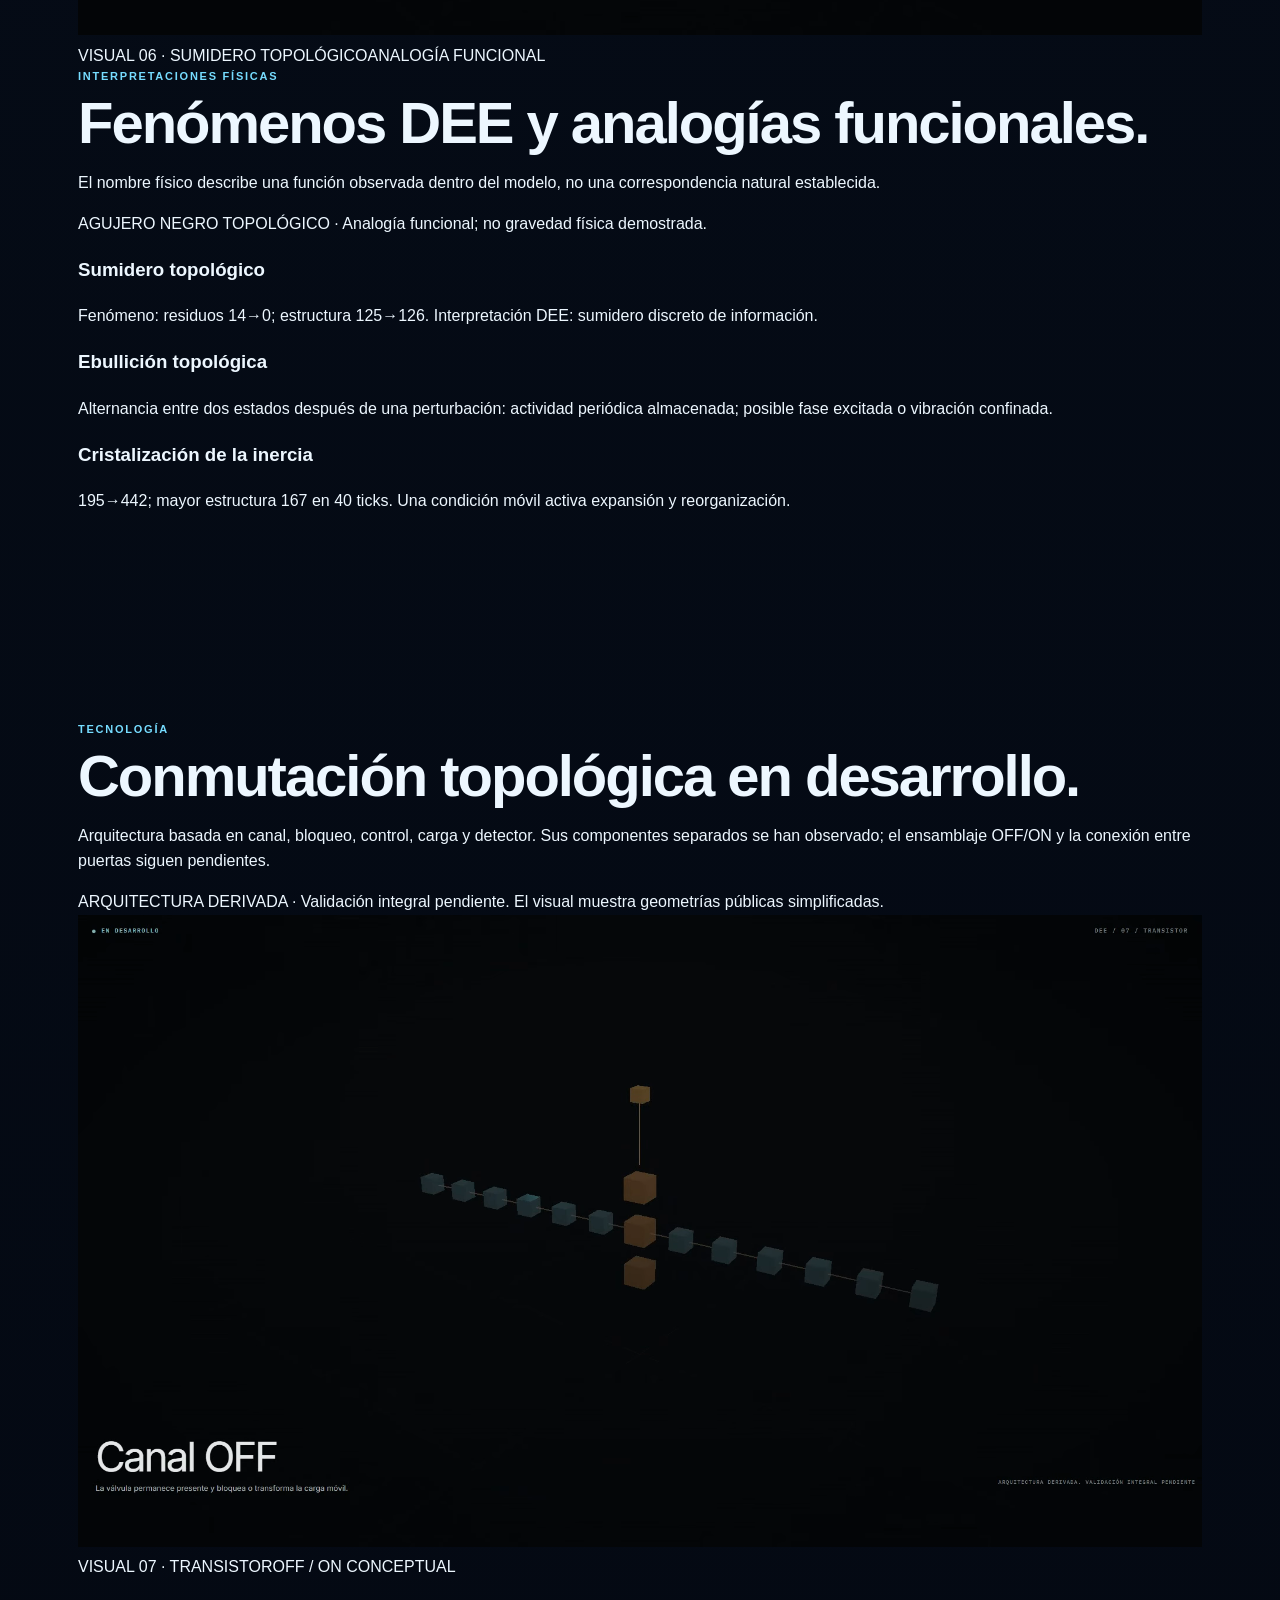
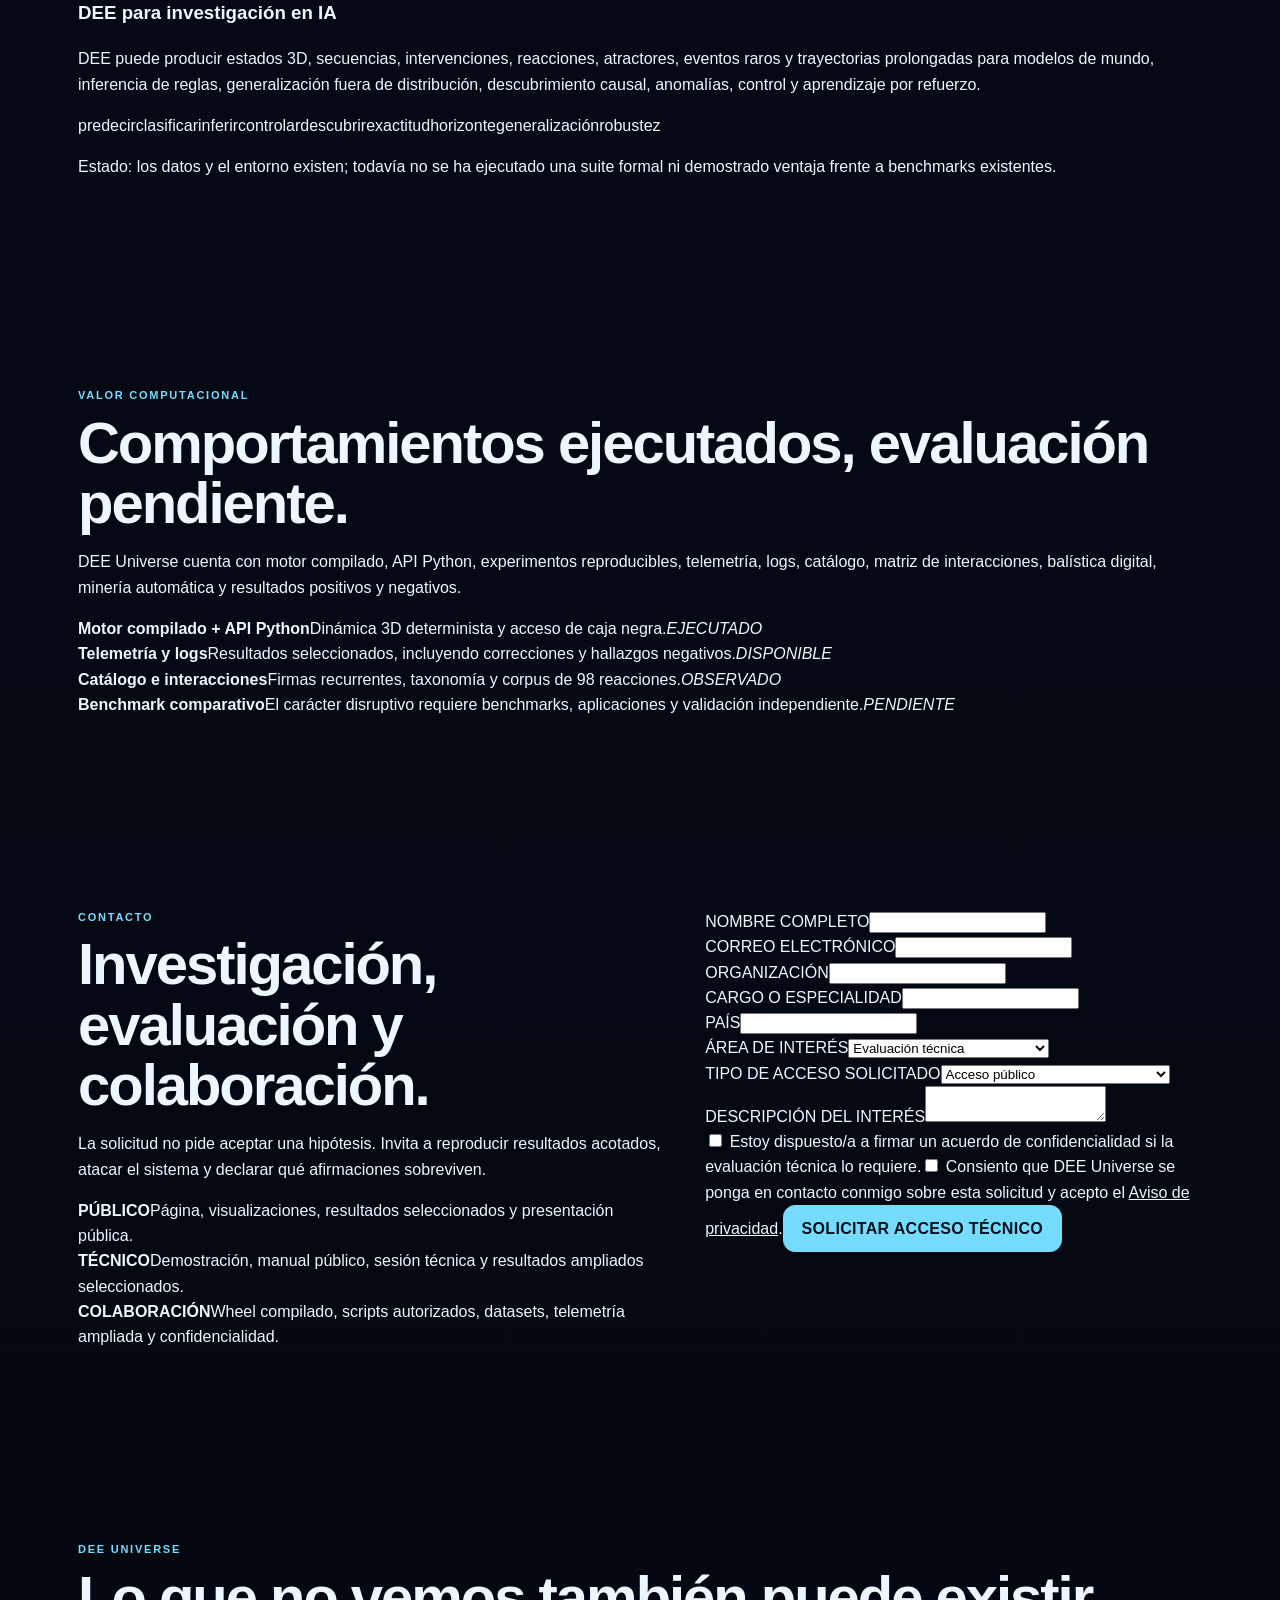
<file: dee-universe.html>
<!doctype html>
<html lang="es">
<head>
  <meta charset="utf-8">
  <meta name="viewport" content="width=device-width, initial-scale=1">
  <meta name="description" content="DEE Universe: dinámica 3D discreta, reproducible y protegida para investigación independiente.">
  <title>DEE Universe · Investigación en dinámica discreta</title>
  <link rel="icon" href="data:image/svg+xml,%3Csvg xmlns='http://www.w3.org/2000/svg' viewBox='0 0 64 64'%3E%3Crect width='64' height='64' rx='14' fill='%23205cff'/%3E%3Ctext x='32' y='43' text-anchor='middle' font-family='Arial' font-size='31' font-weight='700' fill='white'%3ED%3C/text%3E%3C/svg%3E">
  <link rel="stylesheet" href="dee-universe.css">
</head>
<body>
  <a class="skip-link" href="#contenido">Ir al contenido</a>

  <header class="site-header">
    <a class="brand" href="#dee" aria-label="DEE Universe, inicio">
      <img class="brand-logo" src="DEEUniverseLOGOBlanco.png" alt="DEE Universe">
    </a>

    <nav class="main-nav" aria-label="Navegación principal">
      <a href="#dee">DEE</a>
      <a href="#capabilities">Capacidades</a>
      <a href="#atlas">Atlas</a>
      <a href="#laboratory">Laboratorio</a>
      <a href="#frontiers">Fronteras</a>
      <a href="#technology">Tecnología</a>
      <a href="#contact">Contacto</a>
    </nav>

    <div class="header-actions">
      <a class="language-link" href="dee-universe-en.html" lang="en" aria-label="View English version">EN</a>
      <a class="privacy-link" href="privacy.html">PRIVACIDAD</a>
      <a class="access-header" href="#contact">SOLICITAR ACCESO</a>
      <button class="menu-toggle" type="button" aria-label="Abrir menú" aria-expanded="false" aria-controls="mobile-menu">
        <svg viewBox="0 0 24 24" aria-hidden="true"><path fill="currentColor" d="M3 6h18v2H3zm0 5h18v2H3zm0 5h18v2H3z"/></svg>
      </button>
    </div>
  </header>

  <nav class="mobile-menu" id="mobile-menu" aria-label="Navegación móvil">
    <a href="#dee">DEE</a><a href="#capabilities">Capacidades</a><a href="#atlas">Atlas</a>
    <a href="#laboratory">Laboratorio</a><a href="#frontiers">Fronteras</a><a href="#technology">Tecnología</a><a href="#contact">Contacto</a><a href="privacy.html">Aviso de privacidad</a>
  </nav>

  <main id="contenido">
    <section class="hero" id="dee" aria-labelledby="hero-title">
      <video class="hero-media" autoplay muted loop playsinline poster="">
        <source src="01_dee_universe_hero.webm" type="video/webm">
        <source src="01_dee_universe_hero.mp4" type="video/mp4">
      </video>
      <div class="hero-scrim" aria-hidden="true"></div><div class="hero-grid" aria-hidden="true"></div>
      <div class="hero-content">
        <div class="hero-kicker">DEE UNIVERSE</div>
        <h1 id="hero-title">Nueva física geométrica informacional fundamental.</h1>
        <p class="hero-lead">Una dinámica protegida. Múltiples clases de comportamiento tridimensional reproducible. Un programa falsable para investigar si materia efectiva, causalidad, estadística y computación pueden emerger de geometría informacional discreta.</p>
        <p class="disclosure">Los fenómenos computacionales presentados fueron ejecutados dentro de DEE Universe. Las correspondencias con la naturaleza se muestran únicamente como interpretaciones o hipótesis abiertas a validación independiente.</p>
        <div class="hero-actions">
          <a class="button button--solid" href="#laboratory" data-open-lab>ABRIR LABORATORIO EXPERIMENTAL</a>
          <a class="button" href="#contact">SOLICITAR ACCESO TÉCNICO</a>
        </div>
      </div>
      <div class="telemetry" aria-label="Telemetría seleccionada">
        <div class="telemetry-item"><strong>98</strong><span>interacciones controladas</span></div>
        <div class="telemetry-item"><strong>12</strong><span>ensayos balísticos digitales</span></div>
        <div class="telemetry-item"><strong>9</strong><span>firmas recurrentes minadas</span></div>
        <div class="telemetry-item"><strong>7.68 M</strong><span>ticks en prueba profunda</span></div>
        <div class="telemetry-item"><strong>0.9978</strong><span>vóxel/tick toroidal corregido</span></div>
      </div>
    </section>

    <section class="section gradient-section" aria-labelledby="structure-title">
      <div class="one-structure">
        <div class="body-copy">
          <div class="eyebrow">DEE · una estructura</div>
          <h2 id="structure-title">Múltiples fenómenos, una dinámica común.</h2>
          <p>Las capas de la física podrían ser descripciones efectivas de distintos regímenes, no sustancias separadas. DEE estudia la posibilidad de que materia, interacción, causalidad y cómputo emerjan de una dinámica geométrico-informacional común.</p>
          <p>Una estructura puede ser discreta a escala fundamental y continua para un observador macroscópico. DEE no asigna tamaño físico a sus vóxeles: estudia cómo estados discretos producen geometrías y materiales efectivos.</p>
          <p class="fact-line">Un principio generador protegido conduce las relaciones fundamentales, las condiciones locales y la dinámica 3D. Su derivación puede evaluarse bajo acceso controlado.</p>
        </div>
        <div class="diagram-stack" aria-label="Diagramas conceptuales de emergencia discreta">
          <div class="flow-diagram"><div class="flow-node">Estados<br>discretos</div><div class="flow-node">Patrones<br>colectivos</div><div class="flow-node flow-node--accent">Geometrías<br>emergentes</div><div class="flow-node">Superficies<br>efectivas</div><div class="flow-node">Percepción<br>continua</div></div>
          <div class="diagram-label">De lo discreto a lo continuo · Diagrama conceptual, no una escala física.</div>
          <div class="flow-diagram"><div class="flow-node">Principio<br>generador</div><div class="flow-node">Relaciones<br>fundamentales</div><div class="flow-node">Condiciones<br>locales</div><div class="flow-node flow-node--accent">Dinámica<br>3D</div><div class="flow-node">Fenómenos<br>emergentes</div></div>
          <div class="diagram-label">Una sola estructura generadora · La derivación exacta permanece protegida.</div>
        </div>
      </div>
    </section>

    <section class="section system-section" aria-labelledby="system-title">
      <div class="system-grid">
        <div class="spec-panel">
          <div class="eyebrow">Qué es DEE Universe</div>
          <h2 id="system-title">Un motor 3D discreto y reproducible.</h2>
          <p>DEE Universe es un motor tridimensional de dinámica discreta, determinista, local, toroidal y sincronizada por ticks, compilado en C++ y accesible mediante Python.</p>
          <div class="spec-list" aria-label="Comportamientos observables"><span>persistir</span><span>oscilar</span><span>propagarse</span><span>transformarse</span><span>fragmentarse</span><span>interactuar</span><span>formar materiales</span><span>entrar en ciclos</span></div>
        </div>
        <div>
          <div class="eyebrow">Niveles de lectura</div>
          <div class="levels">
            <article class="level"><span class="level-num">01</span><div><h3>Resultado computacional</h3><p>Ejecutado dentro de DEE y respaldado por script, telemetría o log. Es la capa verificable de la página.</p></div></article>
            <article class="level"><span class="level-num">02</span><div><h3>Interpretación DEE</h3><p>Función observada dentro de la realidad computacional del sistema; no establece todavía su correspondencia con la naturaleza.</p></div></article>
            <article class="level"><span class="level-num">03</span><div><h3>Hipótesis física</h3><p>Posible analogía o correspondencia natural que exige protocolo externo, réplica y comparación independiente.</p></div></article>
            <article class="level"><span class="level-num">04</span><div><h3>Frontera protegida</h3><p>El kernel es una caja negra: entradas, salidas, telemetría y resultados pueden evaluarse sin publicar las reglas propietarias.</p></div></article>
          </div>
        </div>
      </div>
    </section>

    <section class="section capabilities-section" id="capabilities" aria-labelledby="capabilities-title">
      <div class="section-head section-head--center"><div class="eyebrow">Capacidades comprobadas</div><h2 id="capabilities-title">Seis clases de comportamiento seleccionadas.</h2><p>Selecciona una tarjeta para abrir su detalle. La telemetría es una selección pública: no incluye condiciones iniciales exhaustivas, tensores, coordenadas, reglas internas ni scripts de reconstrucción.</p></div>
      <div class="capability-grid">
        <article class="capability" role="button" tabindex="0" aria-expanded="false"><span class="capability-num">01 · ESTRUCTURAS</span><h3>Estructuras persistentes</h3><p>Geometrías 2³→8³; 500 ticks; cambio neto de ocupación 0.</p><div class="capability-detail"><div><p>Aplicaciones explorables: memoria estructural, módulos, barreras y conductos. No se infiere estabilidad infinita ni materia física.</p></div></div><span class="capability-arrow" aria-hidden="true">+</span></article>
        <article class="capability" role="button" tabindex="0" aria-expanded="false"><span class="capability-num">02 · GÉNESIS</span><h3>Génesis geométrica</h3><p>M_D 270→279; ΔM_D +9; 100 ticks. Evento profundo 16→17 en tick 7,686,278.</p><div class="capability-detail"><div><p>Permite estudiar lógica espacial, umbrales, acumuladores y generación de estados. No mide creación física de masa o energía.</p></div></div><span class="capability-arrow" aria-hidden="true">+</span></article>
        <article class="capability" role="button" tabindex="0" aria-expanded="false"><span class="capability-num">03 · PROPAGACIÓN</span><h3>Propagación y oscilación</h3><p>Frente 5→45 en 40 ticks. Regímenes A↔B de periodo 2.</p><div class="capability-detail"><div><p>El seguimiento circular/desenvuelto corrige el transporte toroidal a ≈0.9978 vóxel/tick. Describe transporte del modelo, no la velocidad de la luz.</p></div></div><span class="capability-arrow" aria-hidden="true">+</span></article>
        <article class="capability" role="button" tabindex="0" aria-expanded="false"><span class="capability-num">04 · REACCIONES</span><h3>Química topológica</h3><p>98 interacciones: 49 de proximidad y 49 cinéticas; múltiples clases de salida.</p><div class="capability-detail"><div><p>El corpus permite explorar química digital, redes de reacción y cómputo por colisiones. No afirma equivalencia química con la naturaleza.</p></div></div><span class="capability-arrow" aria-hidden="true">+</span></article>
        <article class="capability" role="button" tabindex="0" aria-expanded="false"><span class="capability-num">05 · MATERIALES</span><h3>Materiales digitales</h3><p>12 ensayos; cuatro barreras; tres objetos. Aerogel emergente: 46.93%.</p><div class="capability-detail"><div><p>Aplicaciones: porosidad, impactos, barreras y diseño topológico. No demuestra rendimiento de blindaje físico.</p></div></div><span class="capability-arrow" aria-hidden="true">+</span></article>
        <article class="capability" role="button" tabindex="0" aria-expanded="false"><span class="capability-num">06 · MINERÍA</span><h3>Autoorganización y minería</h3><p>1,078→391; 22 componentes. 6,860→6,488; nueve firmas.</p><div class="capability-detail"><div><p>La caja negra identifica taxonomías, atractores, datasets y especies recurrentes. No es una tabla periódica universal validada.</p></div></div><span class="capability-arrow" aria-hidden="true">+</span></article>
      </div>
    </section>

    <section class="section atlas-section" id="atlas" aria-labelledby="atlas-title">
      <div class="atlas-layout">
        <div class="atlas-copy"><div class="eyebrow">Atlas</div><h2 id="atlas-title">Tabla periódica DEE.</h2><h3>Atlas de materia y dinámica digital.</h3><p>La Tabla Periódica DEE clasifica especies y firmas topológicas producidas bajo una misma dinámica. La hipótesis plantea que estas familias podrían representar clases organizativas equivalentes, isomorfas o precursoras de estructuras naturales; la correspondencia exacta no está establecida.</p><div class="public-note">Selección pública: catálogo completo, orientaciones, tensores, coordenadas y fases bajo acceso controlado.</div><div class="button-row"><button class="button button--solid" type="button" data-atlas-open>EXPLORAR ATLAS 3D</button></div></div>
        <div class="visual-frame"><video muted autoplay loop playsinline aria-label="Visualización conceptual del Atlas Periódico DEE"><source src="03_dee_periodic_atlas.webm" type="video/webm"><source src="03_dee_periodic_atlas.mp4" type="video/mp4"></video><div class="visual-meta"><span>VISUAL 03 · ATLAS</span><span>SELECCIÓN PÚBLICA</span></div></div>
      </div>
    </section>

    <section class="section lab-section" id="laboratory" aria-labelledby="lab-title">
      <div class="section-head"><div class="eyebrow">Laboratorio experimental</div><h2 id="lab-title">Resultados observados y tecnologías explorables.</h2><p>El laboratorio separa lo ejecutado de las interpretaciones y de los programas de desarrollo. No carga escenas adicionales: los demás conceptos se expresan con telemetría y diagramas ligeros.</p></div>
      <div class="tabs">
        <div class="tab-list" role="tablist" aria-label="Vistas del laboratorio"><button class="tab" id="tab-observed" role="tab" aria-selected="true" aria-controls="panel-observed">RESULTADOS OBSERVADOS</button><button class="tab" id="tab-technologies" role="tab" aria-selected="false" aria-controls="panel-technologies" tabindex="-1">TECNOLOGÍAS EXPLORABLES</button></div>
        <div class="tab-panel" id="panel-observed" role="tabpanel" aria-labelledby="tab-observed">
          <div class="experiment-grid">
            <article class="experiment experiment--wide"><div><h3>A. Génesis geométrica</h3><p>270→279; +9; 100 ticks. Evento profundo 16→17 en 7,686,278 ticks.</p><div class="tag-row"><span class="tag tag--observed">COMPROBADO COMPUTACIONALMENTE</span><span class="tag">generación discreta</span></div><p>Interpretación: generación discreta y evento umbral; no energía física medida.</p></div><div class="visual-frame"><video muted autoplay loop playsinline aria-label="Génesis geométrica DEE"><source src="02_geometric_genesis.webm" type="video/webm"><source src="02_geometric_genesis.mp4" type="video/mp4"></video><div class="visual-meta"><span>VISUAL 02 · GÉNESIS</span><span>100 TICKS</span></div></div></article>
            <article class="experiment experiment--wide"><div><h3>B. Colisionador</h3><p>98 interacciones; persistencia, aniquilación, fragmentación, transformación y crecimiento.</p><div class="tag-row"><span class="tag tag--observed">COMPROBADO COMPUTACIONALMENTE</span><span class="tag">reacciones dependientes de especie</span></div><p>Interpretación: sistema de reacciones dependiente de especie, geometría y movimiento.</p></div><div class="visual-frame"><video muted autoplay loop playsinline aria-label="Colisionador topológico DEE"><source src="04_topological_collider.webm" type="video/webm"><source src="04_topological_collider.mp4" type="video/mp4"></video><div class="visual-meta"><span>VISUAL 04 · COLISIONADOR</span><span>98 INTERACCIONES</span></div></div></article>
            <article class="experiment experiment--wide"><div><h3>C. Aerogel y muro denso</h3><p>12 ensayos; macroestructura con 46.93% de ocupación.</p><div class="tag-row"><span class="tag tag--observed">COMPROBADO COMPUTACIONALMENTE</span><span class="tag">respuesta a perturbación</span></div><p>Interpretación: respuesta dependiente de densidad y arquitectura; no rendimiento físico de blindaje.</p></div><div class="visual-frame"><video muted autoplay loop playsinline aria-label="Aerogel frente a muro denso"><source src="05_aerogel_dense_wall.webm" type="video/webm"><source src="05_aerogel_dense_wall.mp4" type="video/mp4"></video><div class="visual-meta"><span>VISUAL 05 · MATERIALES</span><span>12 ENSAYOS</span></div></div></article>
            <article class="experiment"><div><h3>D. Transporte toroidal corregido</h3><p>El centroide lineal produjo una falsa desaceleración al cruzar 63→0. El seguimiento circular/desenvuelto da ≈0.9978 vóxel/tick al tick 100.</p><div class="tag-row"><span class="tag tag--observed">RESULTADO CORREGIDO</span></div></div></article>
            <article class="experiment"><div><h3>E. Observador topológico</h3><p>Existe una clase semántica fija que puede servir como frontera o referencia persistente. El efecto sobre materia vecina requiere experimento controlado.</p><div class="tag-row"><span class="tag">CAPACIDAD ARQUITECTÓNICA</span></div></div></article>
            <article class="experiment experiment--wide"><div><h3>F. Resultados negativos</h3><p>Bujía: no ignición. Latencia gravitacional: señales no detectadas. Bell: incompleto. Poisson: variación local sin distribución establecida.</p><div class="tag-row"><span class="tag tag--negative">RESULTADO NEGATIVO / INCONCLUSO</span></div></div><div class="public-note">Los resultados negativos se conservan para documentar sensibilidad geométrica y los límites de los detectores. No se usan para respaldar afirmaciones no demostradas.</div></article>
          </div>
        </div>
        <div class="tab-panel" id="panel-technologies" role="tabpanel" aria-labelledby="tab-technologies" hidden>
          <div class="lab-list">
            <article class="lab-line"><strong>01</strong><div><h3>Lógica geométrica</h3><p>Génesis condicionada y AND específica para estudiar puertas, circuitos y control por geometría.</p></div><span>PRIMITIVAS SEPARADAS</span></article>
            <article class="lab-line"><strong>02</strong><div><h3>Computación por colisiones</h3><p>Interacciones como operaciones de selección y transformación; la composición de circuitos sigue pendiente.</p></div><span>CORPUS DISPONIBLE</span></article>
            <article class="lab-line"><strong>03</strong><div><h3>Materiales y sistemas temporales</h3><p>Muros, aerogel, balística, osciladores y eventos profundos para investigar topologías, relojes y umbrales.</p></div><span>INVESTIGACIÓN</span></article>
            <article class="lab-line"><strong>04</strong><div><h3>Descubrimiento automático</h3><p>Sopa, explorador y minería para búsqueda de especies, diseño asistido por IA y taxonomía de estados.</p></div><span>DEMOSTRADO CON LÍMITES</span></article>
            <article class="lab-line"><strong>05</strong><div><h3>Motor de dominio activo</h3><p>Prototipo de volumen y tiempo reducidos para simulación espacial selectiva.</p></div><span>EQUIVALENCIA PENDIENTE</span></article>
          </div>
        </div>
      </div>
    </section>

    <section class="section frontier-section" id="frontiers" aria-labelledby="frontiers-title">
      <div class="section-head"><div class="eyebrow">Fronteras de investigación</div><h2 id="frontiers-title">Hipótesis avanzadas, separadas de la evidencia.</h2><p>La frase central del programa es prudente: DEE reproduce dentro de su propia realidad computacional ingredientes estructurales que recuerdan fenómenos cuánticos y relativistas. Esto justifica experimentos; no equivale a derivar la física natural.</p></div>
      <div class="frontier-grid">
        <article class="frontier"><h3>Cuántica emergente</h3><div class="claim"><span class="claim-label claim-label--base">BASE OBSERVADA</span><p>Estados y ticks discretos; creación y aniquilación; ciclos internos; fluctuación local determinista.</p></div><div class="claim"><span class="claim-label claim-label--hypothesis">HIPÓTESIS</span><p>Posible emergencia de cuantización, excitaciones y estadística efectiva.</p></div><div class="claim"><span class="claim-label claim-label--limit">LÍMITE</span><p>No hay función de onda, amplitudes, Born, interferencia ni Bell-CHSH demostrados.</p></div></article>
        <article class="frontier"><h3>Relatividad efectiva</h3><div class="claim"><span class="claim-label claim-label--base">BASE OBSERVADA</span><p>Propagación local, ≈1 vóxel/tick en mecanismos seleccionados y continuidad toroidal.</p></div><div class="claim"><span class="claim-label claim-label--hypothesis">HIPÓTESIS</span><p>Posible velocidad causal efectiva y simetría emergente.</p></div><div class="claim"><span class="claim-label claim-label--limit">LÍMITE</span><p>No hay Lorentz, dilatación temporal, métrica dinámica, gravedad ni warp demostrados.</p></div></article>
        <article class="frontier"><h3>Observador topológico</h3><div class="claim"><span class="claim-label claim-label--base">BASE OBSERVADA</span><p>Estado semántico persistente usado como referencia o frontera.</p></div><div class="claim"><span class="claim-label claim-label--hypothesis">HIPÓTESIS</span><p>Posible pinning, decoherencia análoga, efecto Zeno topológico o aparato de medición.</p></div><div class="claim"><span class="claim-label claim-label--limit">LÍMITE</span><p>No se demuestra conciencia, colapso cuántico ni “tiempo detenido”.</p></div></article>
        <article class="frontier"><h3>Vacío activo y dominio perezoso</h3><div class="claim"><span class="claim-label claim-label--base">BASE OBSERVADA</span><p>La actividad se concentra alrededor de materia y redes causales; un prototipo redujo el dominio.</p></div><div class="claim"><span class="claim-label claim-label--hypothesis">HIPÓTESIS</span><p>Posible arquitectura de simulación espacial selectiva y costo del vacío activo.</p></div><div class="claim"><span class="claim-label claim-label--limit">LÍMITE</span><p>La equivalencia física y matemática con el universo completo no está demostrada.</p></div></article>
        <article class="frontier"><h3>Reformulación de preguntas</h3><div class="claim"><span class="claim-label claim-label--base">BASE OBSERVADA</span><p>Una teoría discreta puede no representar una entidad continua como primitiva.</p></div><div class="claim"><span class="claim-label claim-label--hypothesis">HIPÓTESIS</span><p>Algunos fenómenos podrían emerger bajo otra descripción o requerir otro observable.</p></div><div class="claim"><span class="claim-label claim-label--limit">LÍMITE</span><p>No se usa para descartar resultados negativos: debe producir una predicción alternativa medible.</p></div></article>
        <article class="frontier"><h3>Protocolo de evaluación</h3><div class="claim"><span class="claim-label claim-label--base">DISPONIBLE</span><p>Wheel firmado, API Python, scripts autorizados, hashes y telemetría acordada bajo evaluación controlada.</p></div><div class="claim"><span class="claim-label claim-label--hypothesis">SOLICITUD</span><p>Reproducir una suite, perturbar condiciones y declarar qué afirmaciones sobreviven.</p></div><div class="claim"><span class="claim-label claim-label--limit">PROTEGIDO</span><p>Fuente, derivación, constantes, reglas de transición, tensores y reconstrucción.</p></div></article>
      </div>
    </section>

    <section class="section interpretations-section" aria-labelledby="interpretations-title">
      <div class="interpretation-layout">
        <div class="visual-frame"><video muted autoplay loop playsinline aria-label="Interpretación de agujero negro topológico"><source src="06_topological_black_hole.webm" type="video/webm"><source src="06_topological_black_hole.mp4" type="video/mp4"></video><div class="visual-meta"><span>VISUAL 06 · SUMIDERO TOPOLÓGICO</span><span>ANALOGÍA FUNCIONAL</span></div></div>
        <div class="interpretation-copy"><div class="eyebrow">Interpretaciones físicas</div><h2 id="interpretations-title">Fenómenos DEE y analogías funcionales.</h2><p>El nombre físico describe una función observada dentro del modelo, no una correspondencia natural establecida.</p><div class="permanent-label">AGUJERO NEGRO TOPOLÓGICO · Analogía funcional; no gravedad física demostrada.</div><div class="interpretation-list"><article><h3>Sumidero topológico</h3><p>Fenómeno: residuos 14→0; estructura 125→126. Interpretación DEE: sumidero discreto de información.</p></article><article><h3>Ebullición topológica</h3><p>Alternancia entre dos estados después de una perturbación: actividad periódica almacenada; posible fase excitada o vibración confinada.</p></article><article><h3>Cristalización de la inercia</h3><p>195→442; mayor estructura 167 en 40 ticks. Una condición móvil activa expansión y reorganización.</p></article></div></div>
      </div>
    </section>

    <section class="section technology-section" id="technology" aria-labelledby="technology-title">
      <div class="technology-layout">
        <div class="technology-copy"><div class="eyebrow">Tecnología</div><h2 id="technology-title">Conmutación topológica en desarrollo.</h2><p>Arquitectura basada en canal, bloqueo, control, carga y detector. Sus componentes separados se han observado; el ensamblaje OFF/ON y la conexión entre puertas siguen pendientes.</p><div class="public-note">ARQUITECTURA DERIVADA · Validación integral pendiente. El visual muestra geometrías públicas simplificadas.</div></div>
        <div class="visual-frame"><video muted autoplay loop playsinline aria-label="Transistor topológico conceptual"><source src="07_topological_transistor.webm" type="video/webm"><source src="07_topological_transistor.mp4" type="video/mp4"></video><div class="visual-meta"><span>VISUAL 07 · TRANSISTOR</span><span>OFF / ON CONCEPTUAL</span></div></div>
      </div>
      <div class="ai-strip"><h3>DEE para investigación en IA</h3><p>DEE puede producir estados 3D, secuencias, intervenciones, reacciones, atractores, eventos raros y trayectorias prolongadas para modelos de mundo, inferencia de reglas, generalización fuera de distribución, descubrimiento causal, anomalías, control y aprendizaje por refuerzo.</p><div class="ai-list"><span>predecir</span><span>clasificar</span><span>inferir</span><span>controlar</span><span>descubrir</span><span>exactitud</span><span>horizonte</span><span>generalización</span><span>robustez</span></div><p class="disclosure">Estado: los datos y el entorno existen; todavía no se ha ejecutado una suite formal ni demostrado ventaja frente a benchmarks existentes.</p></div>
    </section>

    <section class="section value-section" aria-labelledby="value-title">
      <div class="value-grid"><div><div class="eyebrow">Valor computacional</div><h2 id="value-title">Comportamientos ejecutados, evaluación pendiente.</h2><p class="value-statement">DEE Universe cuenta con motor compilado, API Python, experimentos reproducibles, telemetría, logs, catálogo, matriz de interacciones, balística digital, minería automática y resultados positivos y negativos.</p></div><div class="evidence-table" aria-label="Resumen de evidencia y alcance"><div class="evidence-row"><strong>Motor compilado + API Python</strong><span>Dinámica 3D determinista y acceso de caja negra.</span><em>EJECUTADO</em></div><div class="evidence-row"><strong>Telemetría y logs</strong><span>Resultados seleccionados, incluyendo correcciones y hallazgos negativos.</span><em>DISPONIBLE</em></div><div class="evidence-row"><strong>Catálogo e interacciones</strong><span>Firmas recurrentes, taxonomía y corpus de 98 reacciones.</span><em>OBSERVADO</em></div><div class="evidence-row"><strong>Benchmark comparativo</strong><span>El carácter disruptivo requiere benchmarks, aplicaciones y validación independiente.</span><em>PENDIENTE</em></div></div></div>
    </section>

    <section class="section contact-section" id="contact" aria-labelledby="contact-title">
      <div class="contact-layout"><div class="contact-info"><div class="eyebrow">Contacto</div><h2 id="contact-title">Investigación, evaluación y colaboración.</h2><p>La solicitud no pide aceptar una hipótesis. Invita a reproducir resultados acotados, atacar el sistema y declarar qué afirmaciones sobreviven.</p><div class="access-levels"><div class="access-level"><strong>PÚBLICO</strong><span>Página, visualizaciones, resultados seleccionados y presentación pública.</span></div><div class="access-level"><strong>TÉCNICO</strong><span>Demostración, manual público, sesión técnica y resultados ampliados seleccionados.</span></div><div class="access-level"><strong>COLABORACIÓN</strong><span>Wheel compilado, scripts autorizados, datasets, telemetría ampliada y confidencialidad.</span></div></div></div>
        <form class="contact-form" data-access-form><div class="form-field"><label for="name">NOMBRE COMPLETO</label><input id="name" name="name" autocomplete="name" required></div><div class="form-field"><label for="email">CORREO ELECTRÓNICO</label><input id="email" name="email" type="email" autocomplete="email" required></div><div class="form-field"><label for="org">ORGANIZACIÓN</label><input id="org" name="organization" autocomplete="organization"></div><div class="form-field"><label for="role">CARGO O ESPECIALIDAD</label><input id="role" name="role"></div><div class="form-field"><label for="country">PAÍS</label><input id="country" name="country" autocomplete="country-name"></div><div class="form-field"><label for="interest">ÁREA DE INTERÉS</label><select id="interest" name="interest"><option>Evaluación técnica</option><option>Investigación científica</option><option>IA y modelos de mundo</option><option>Materiales digitales</option><option>Computación no convencional</option><option>Otro</option></select></div><div class="form-field form-field--wide"><label for="access">TIPO DE ACCESO SOLICITADO</label><select id="access" name="access"><option>Acceso público</option><option>Evaluación técnica</option><option>Colaboración bajo confidencialidad</option></select></div><div class="form-field form-field--wide"><label for="message">DESCRIPCIÓN DEL INTERÉS</label><textarea id="message" name="message" required></textarea></div><label class="check-field form-field--wide"><input type="checkbox" required> Estoy dispuesto/a a firmar un acuerdo de confidencialidad si la evaluación técnica lo requiere.</label><label class="check-field form-field--wide"><input type="checkbox" required> Consiento que DEE Universe se ponga en contacto conmigo sobre esta solicitud y acepto el <a href="privacy.html">Aviso de privacidad</a>.</label><button class="button button--solid form-field--wide" type="submit">SOLICITAR ACCESO TÉCNICO</button><p class="form-notice form-field--wide" hidden tabindex="-1">Formulario listo para conectarse al canal de recepción de solicitudes. Configura el endpoint de envío antes de publicarlo.</p></form>
      </div>
    </section>

    <section class="section closing" aria-labelledby="closing-title"><div class="closing-content"><div class="eyebrow">DEE Universe</div><h2 id="closing-title">Lo que no vemos también puede existir.</h2><p>Antes de la antena, la señal parecía inexistente. Antes del microscopio, mundos completos permanecían fuera de la percepción humana. El hecho de que una estructura no sea visible directamente puede significar que todavía no existe la interfaz adecuada para detectarla.</p><div class="closing-questions"><div>¿La realidad es fundamentalmente continua?</div><div>¿O lo continuo es la apariencia macroscópica de una geometría informacional discreta?</div><div>¿DEE representa solamente una física digital artificial o una estructura matemática capaz de reproducir una capa más profunda de la realidad?</div></div></div></section>
  </main>

  <footer class="site-footer"><div class="footer-grid"><div><div class="footer-brand">DEE UNIVERSE</div><p>Ejecutar. Observar. Reproducir. Cuestionar. Construir.</p></div><div><div class="footer-title">EXPLORAR</div><div class="footer-links"><a href="#capabilities">Capacidades</a><a href="#atlas">Atlas</a><a href="#laboratory">Laboratorio</a><a href="#frontiers">Fronteras</a></div></div><div><div class="footer-title">EVALUACIÓN</div><div class="footer-links"><a href="#technology">Tecnología</a><a href="#contact">Solicitar acceso</a><a href="privacy.html">Aviso de privacidad</a><a href="dee-universe-en.html" lang="en">English version</a></div></div></div><div class="footer-bottom"><span>© 2026 DEE Universe</span><span>Los nombres físicos describen analogías funcionales dentro del modelo. Las correspondencias con la naturaleza permanecen como hipótesis abiertas a investigación.</span></div></footer>

  <dialog class="modal" id="atlas-dialog" aria-label="Explorar Atlas 3D"><button class="modal-close" type="button" data-modal-close aria-label="Cerrar Atlas">×</button><video controls loop playsinline><source src="03_dee_periodic_atlas.webm" type="video/webm"><source src="03_dee_periodic_atlas.mp4" type="video/mp4"></video></dialog>
  <script src="dee-universe.js"></script>
</body>
</html>
</file>
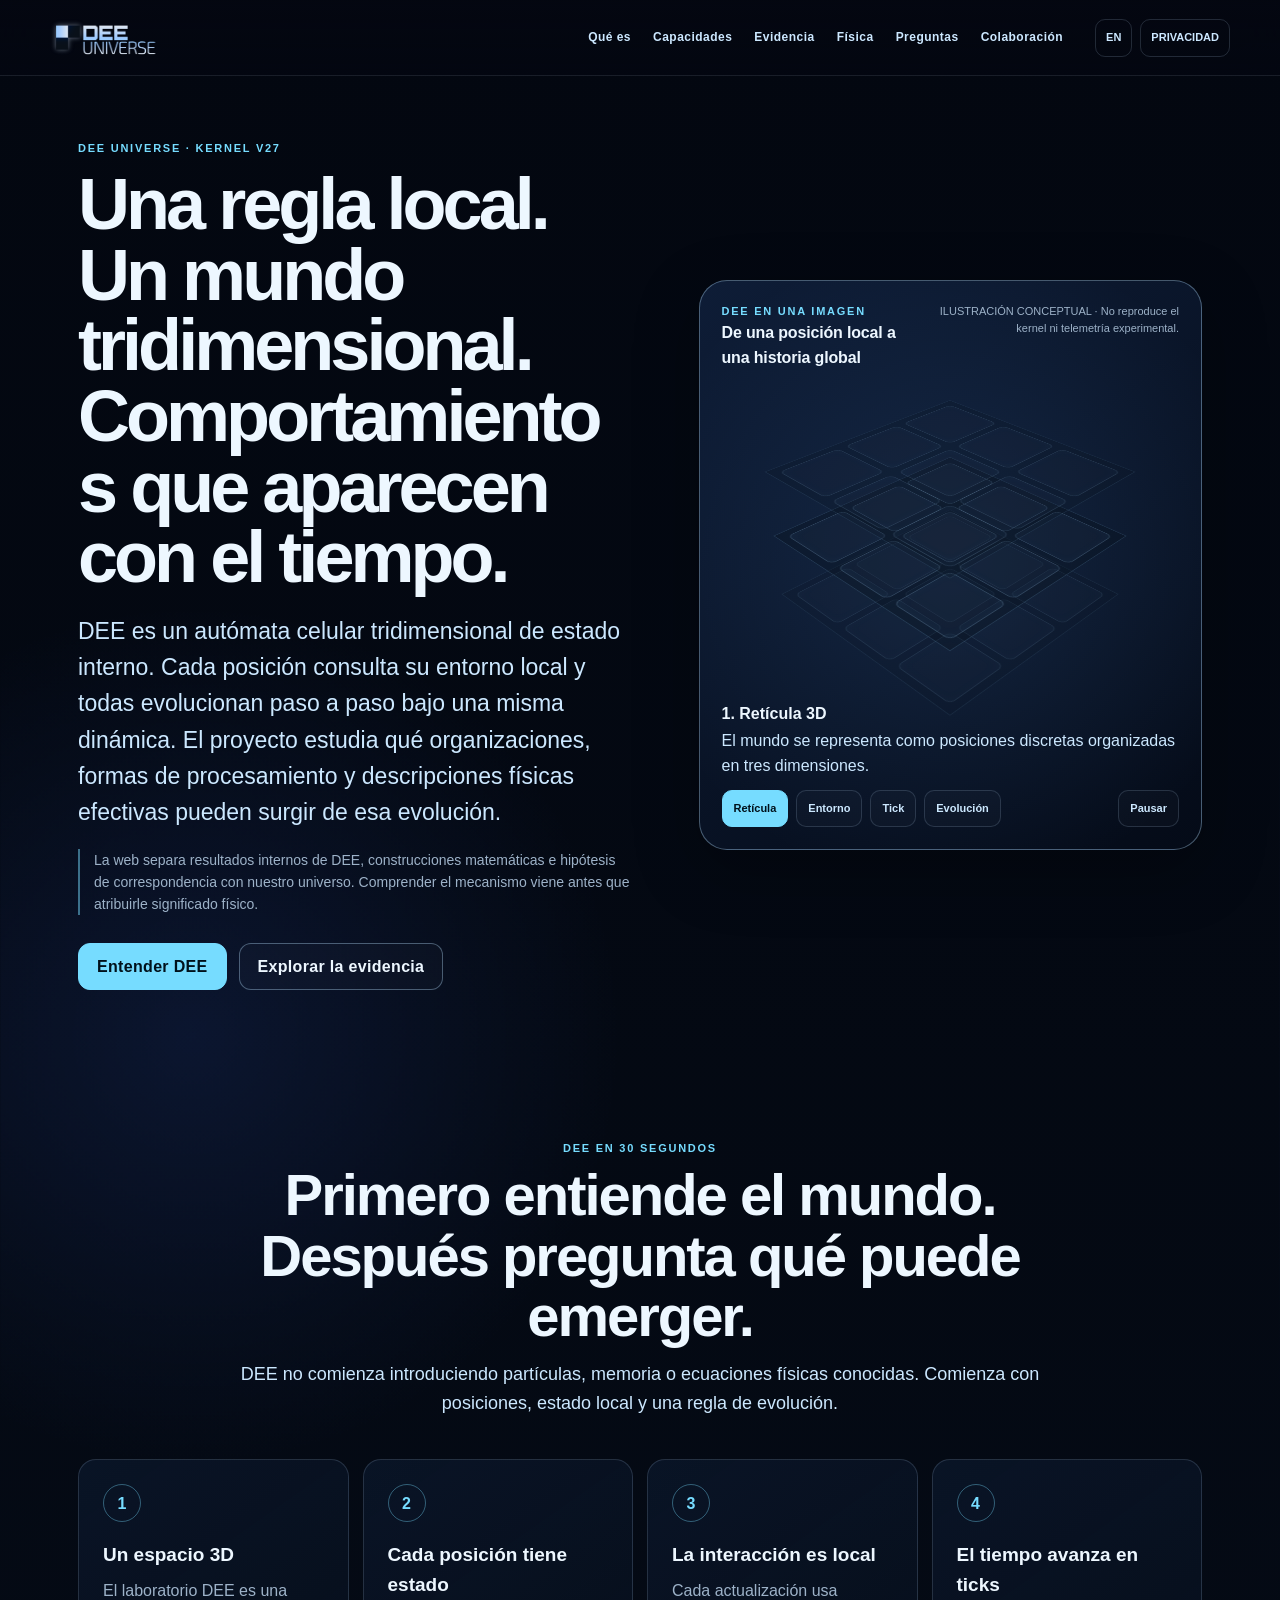
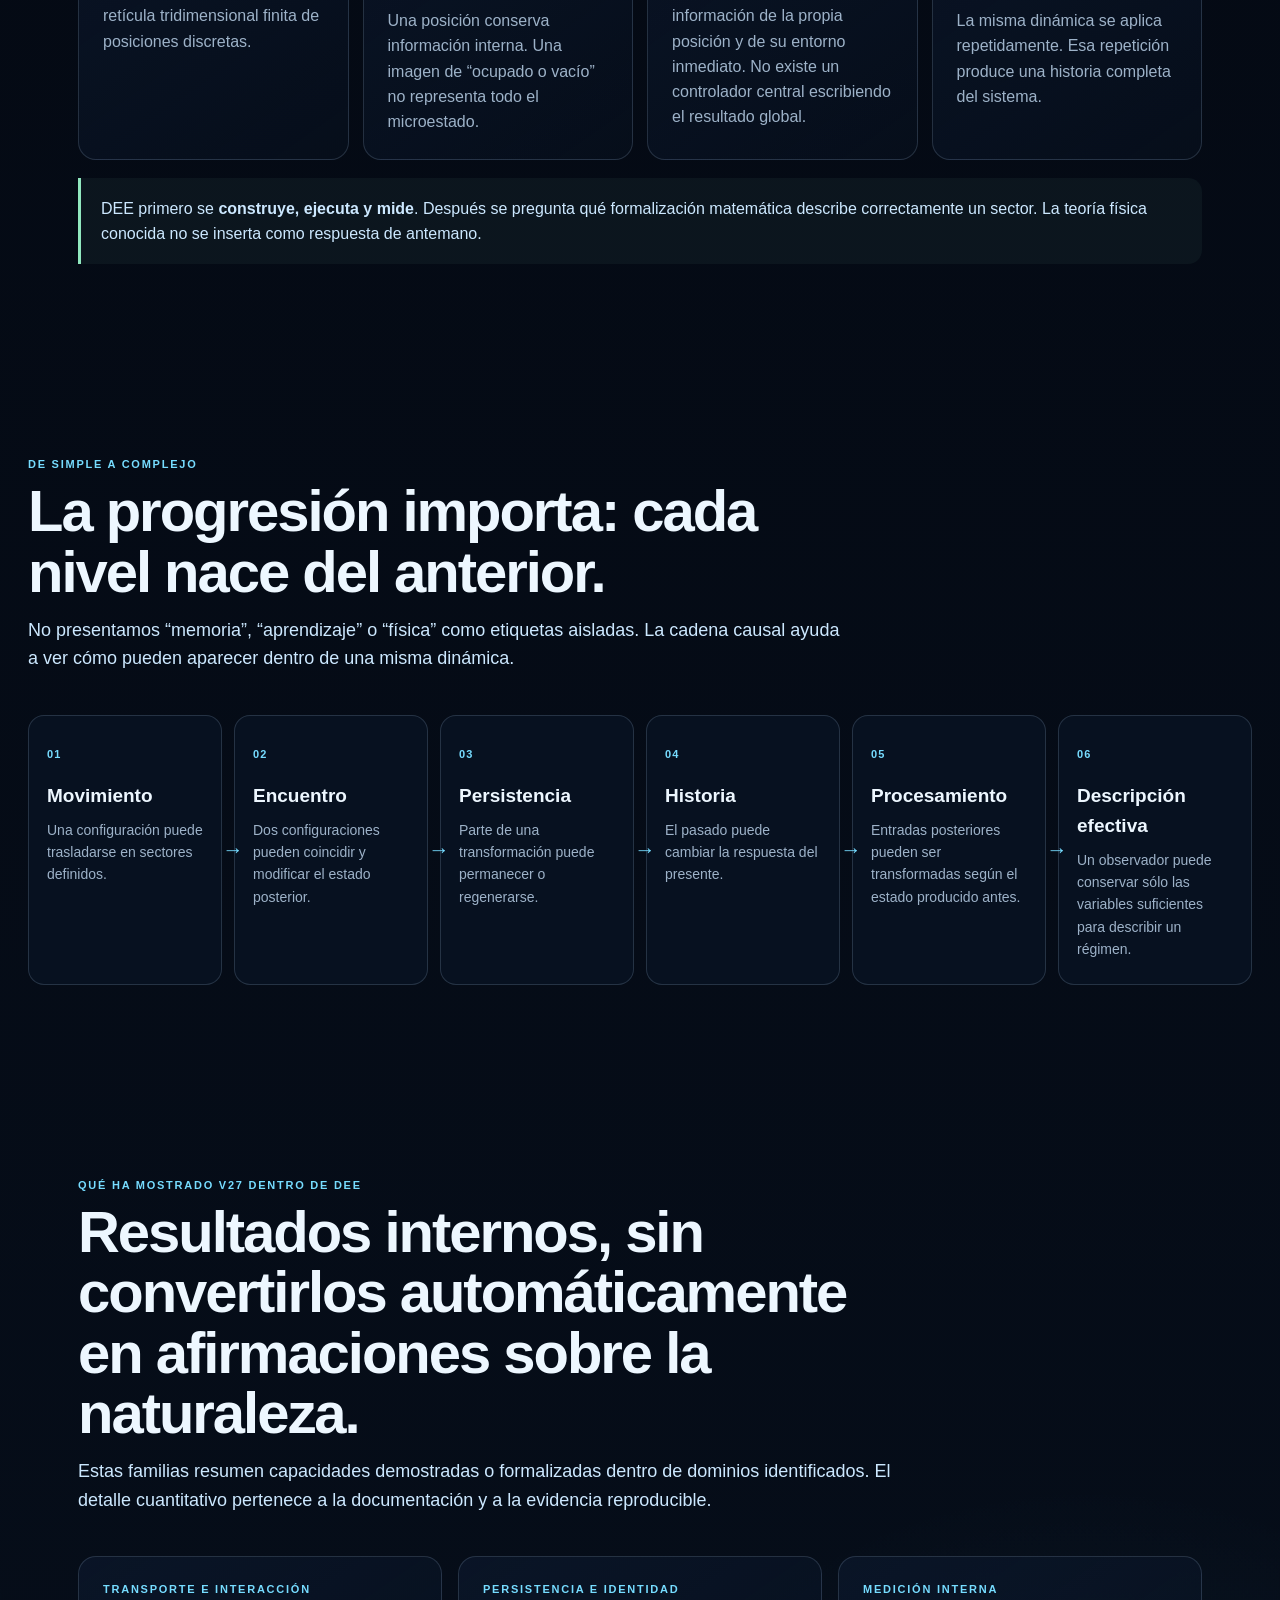
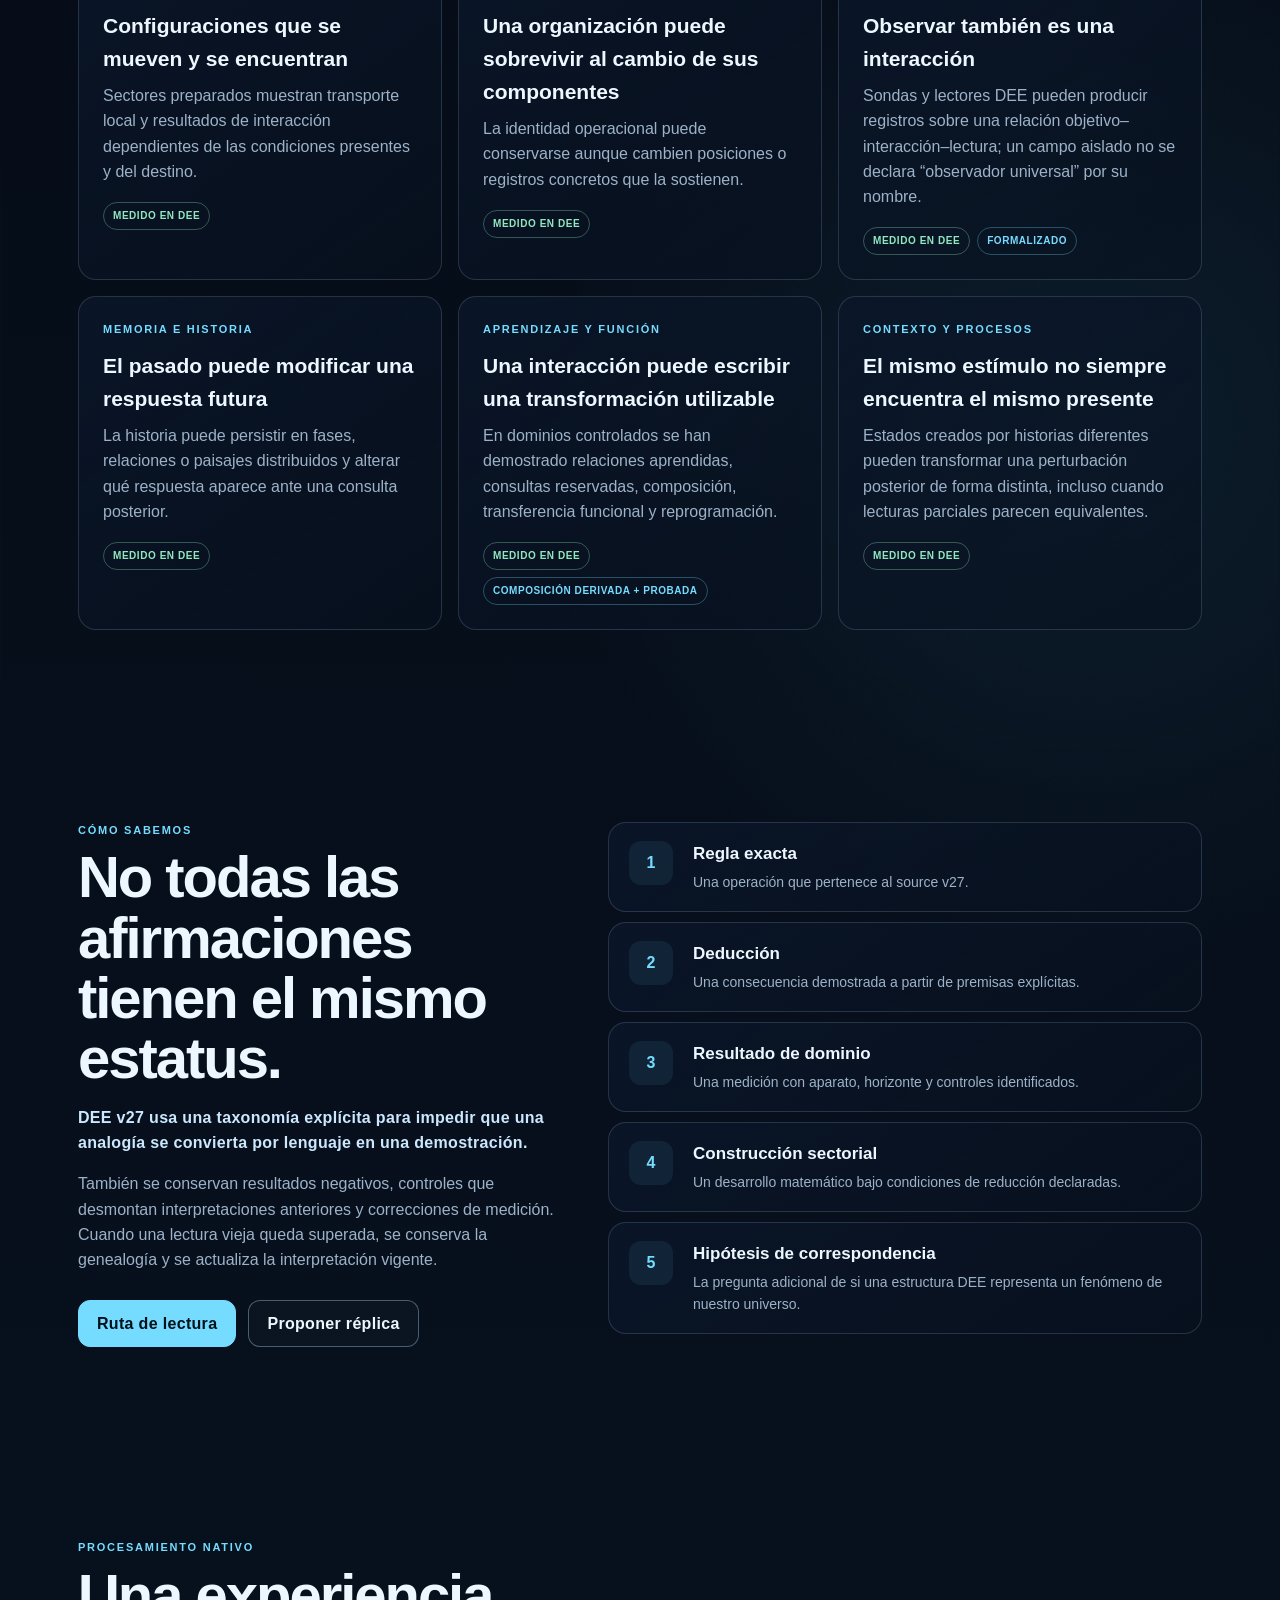
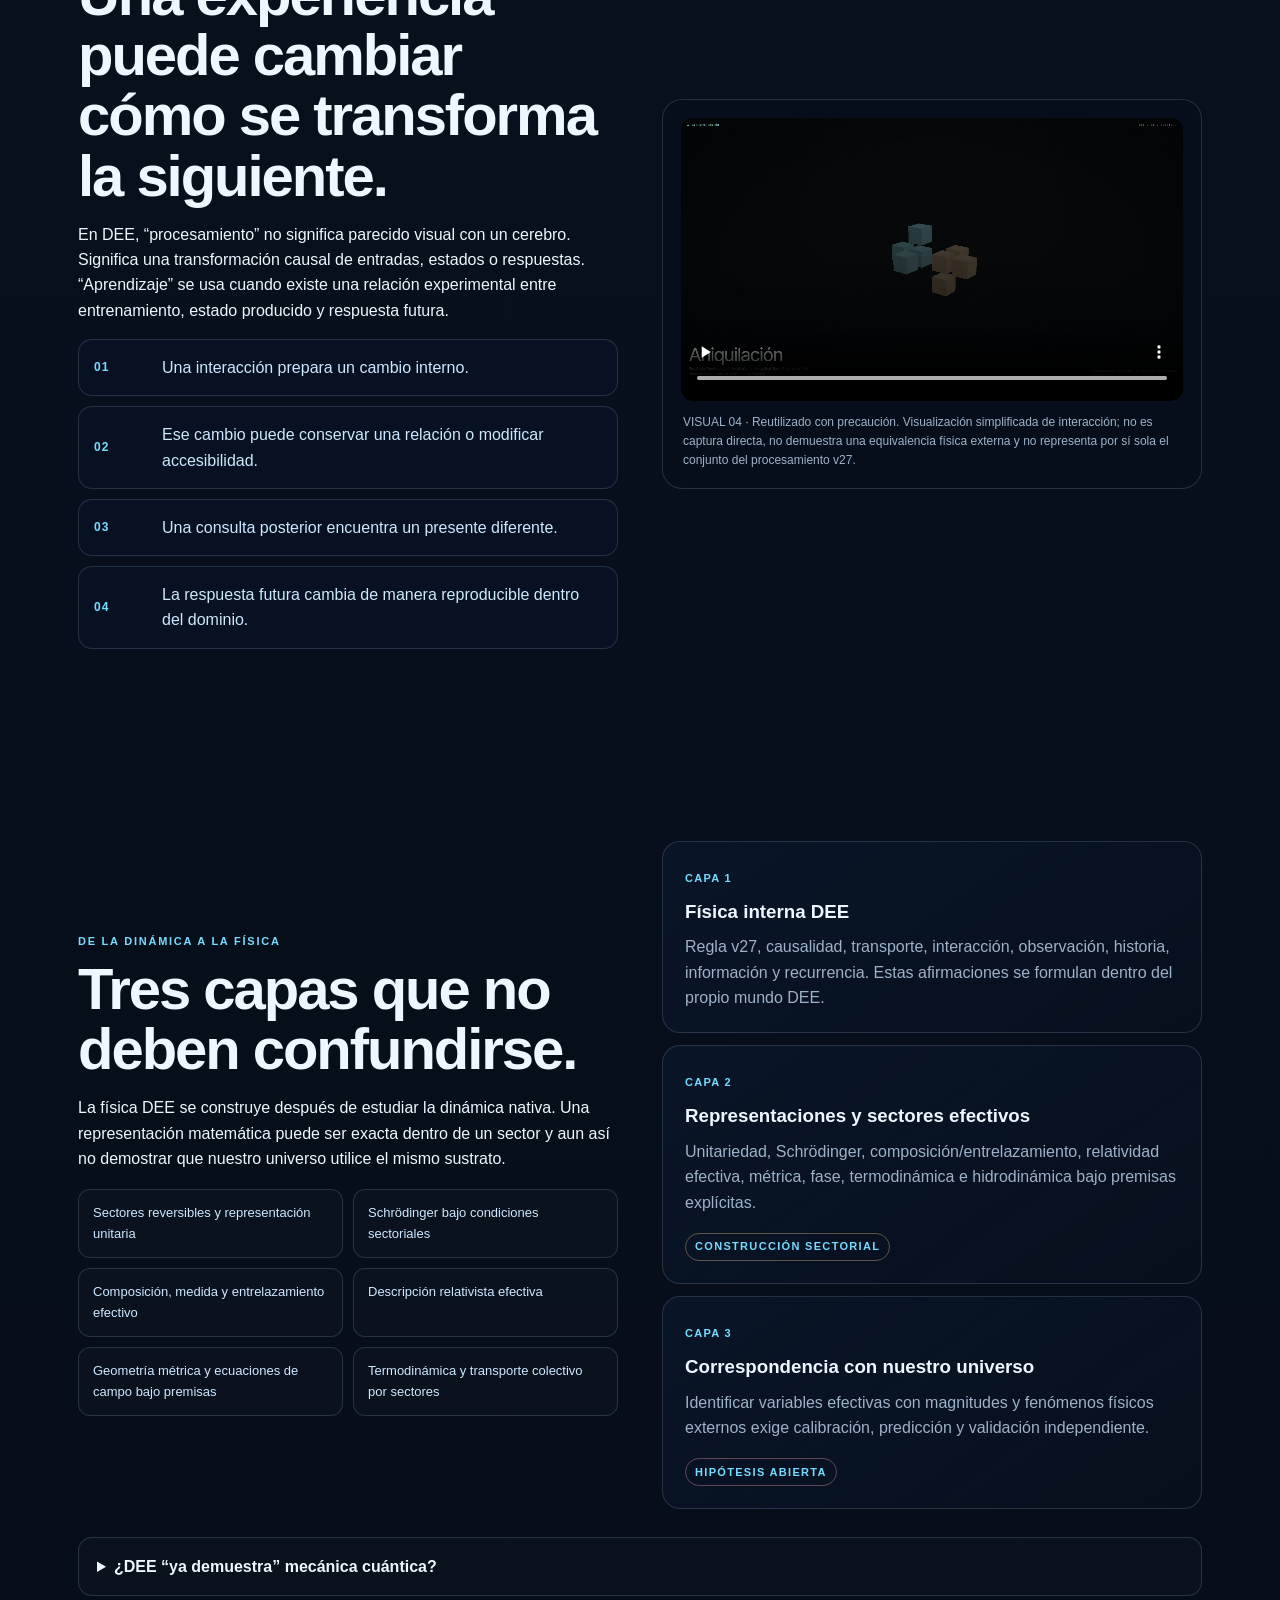
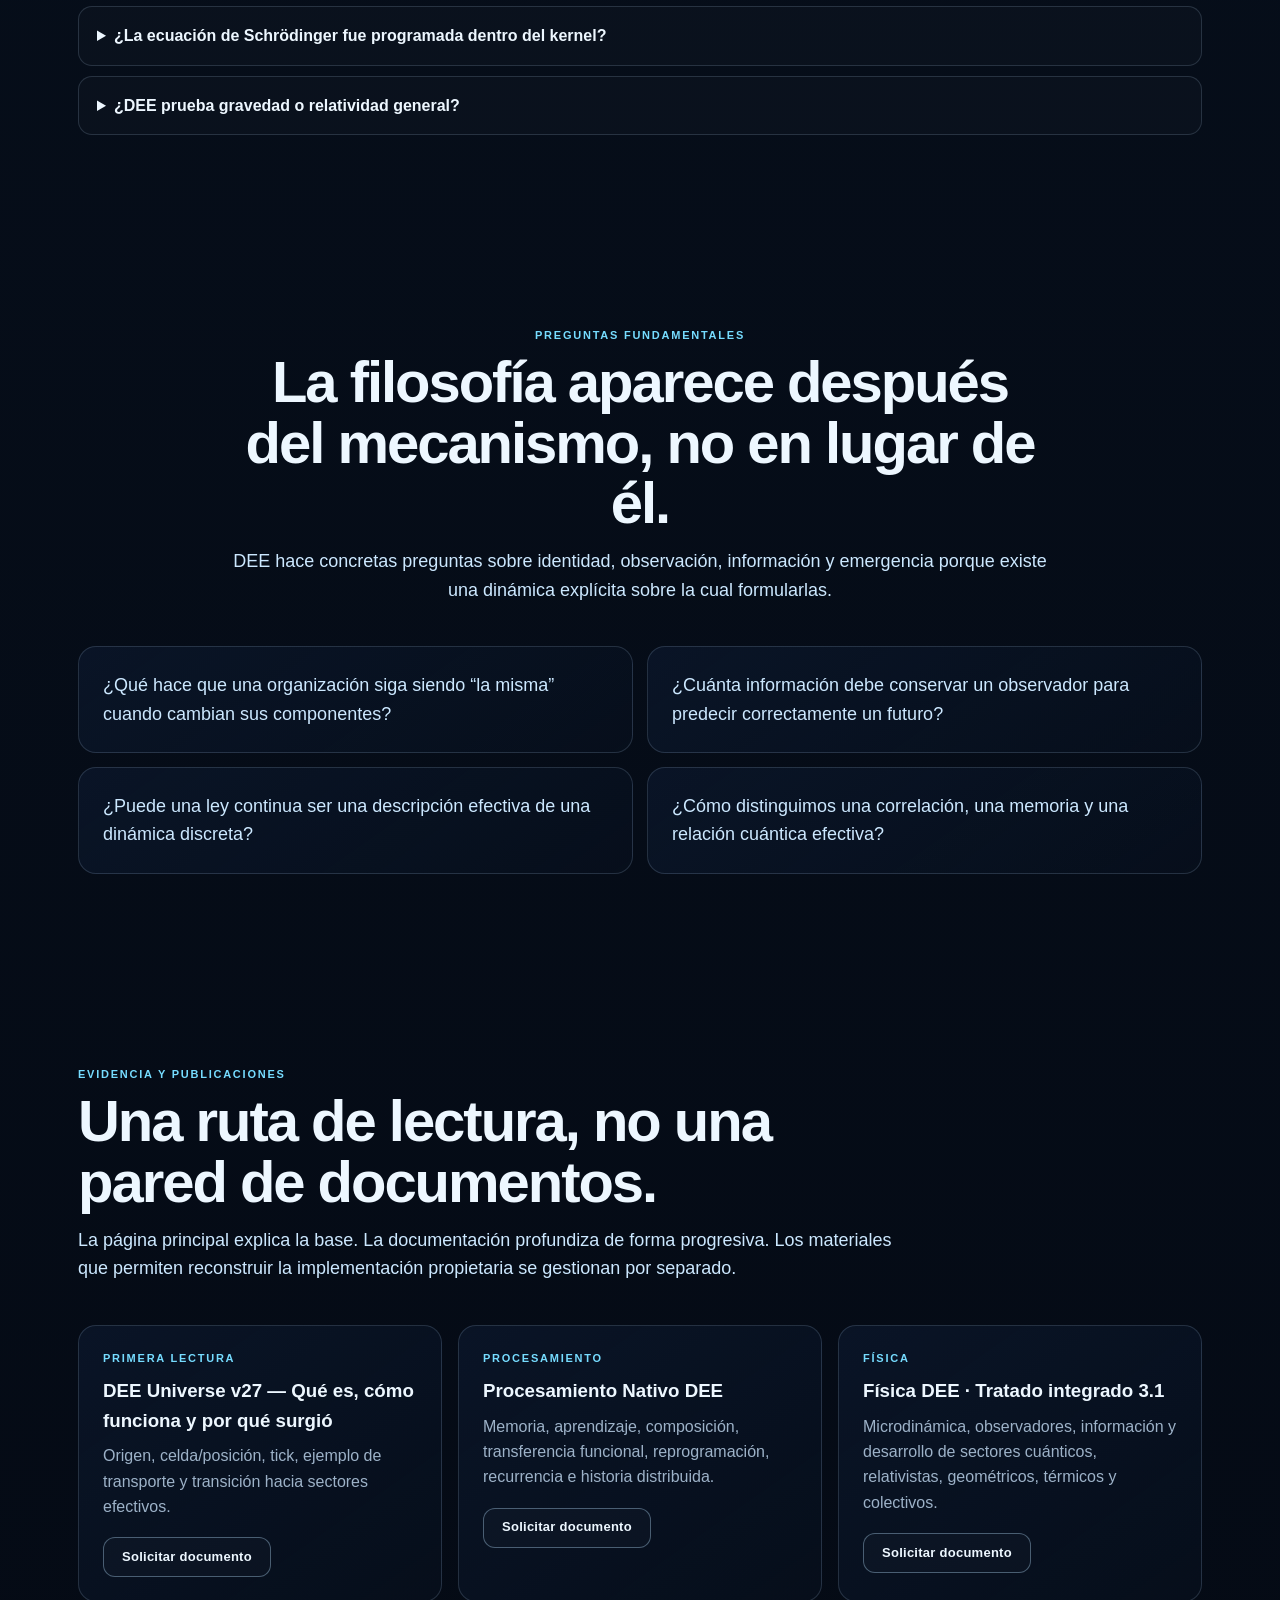
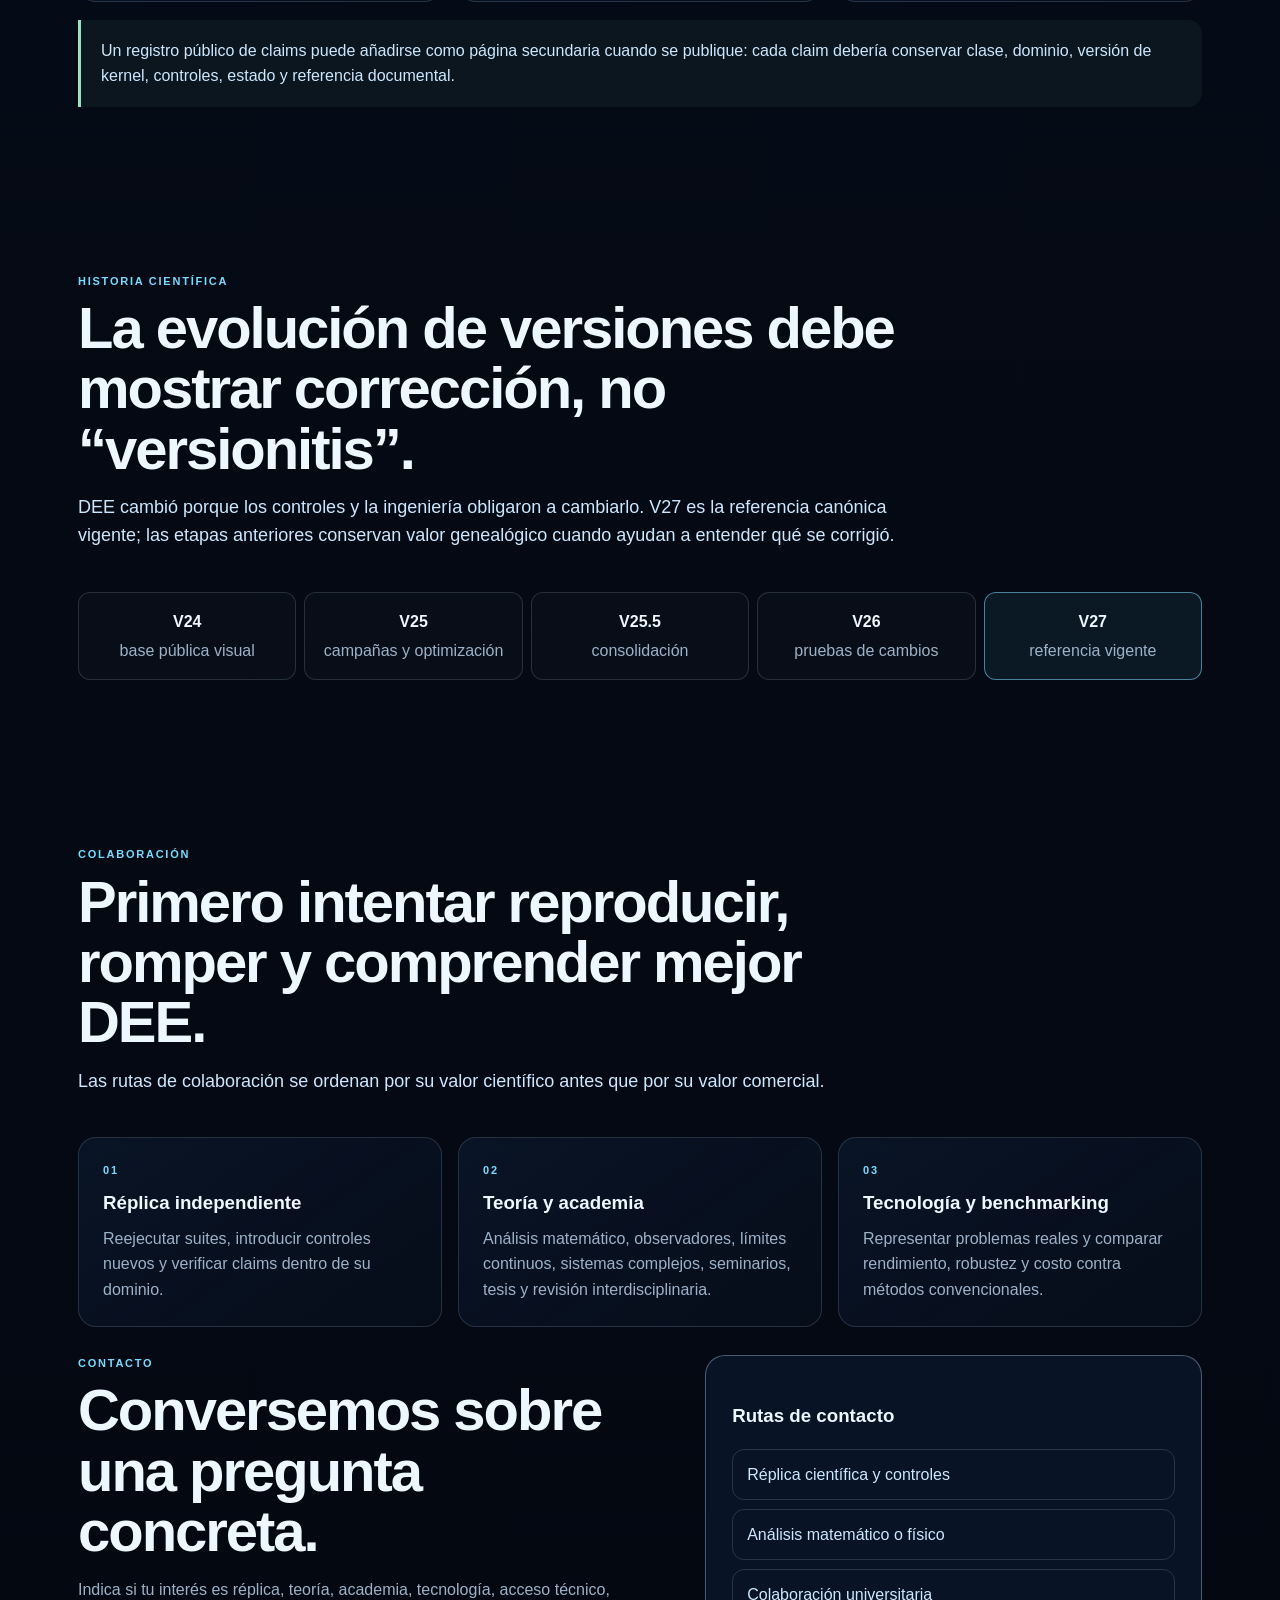
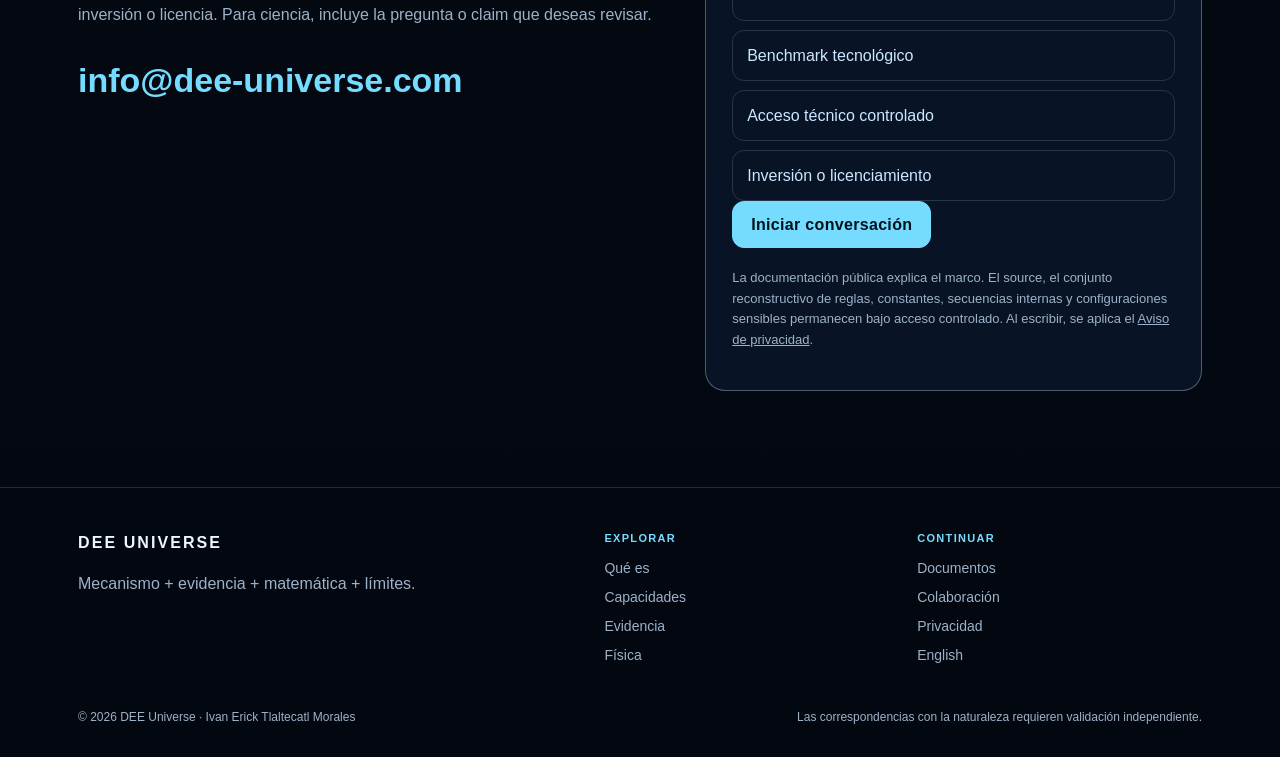
<file: indexES.html>
<!doctype html>
<html lang="es">
<head>
  <meta charset="utf-8">
  <meta name="viewport" content="width=device-width, initial-scale=1">
  <meta name="description" content="DEE Universe v27: una dinámica discreta tridimensional explícita para estudiar emergencia, procesamiento nativo y sectores físicos efectivos con evidencia, matemática y límites declarados.">
  <meta name="theme-color" content="#040711">
  <title>DEE Universe v27 · Dinámica discreta, procesamiento y física efectiva</title>
  <link rel="canonical" href="https://dee-universe.com/home-es">
  <link rel="alternate" hreflang="en" href="https://dee-universe.com/home">
  <link rel="alternate" hreflang="es" href="https://dee-universe.com/home-es">
  <meta property="og:type" content="website">
  <meta property="og:title" content="DEE Universe v27 · Dinámica discreta, procesamiento y física efectiva">
  <meta property="og:description" content="Comprende primero el mecanismo: retícula 3D, estado local, ticks y una misma dinámica. Después explora evidencia, procesamiento nativo y sectores físicos efectivos.">
  <meta property="og:url" content="https://dee-universe.com/home-es">
  <meta property="og:image" content="https://dee-universe.com/DEEUniverseLOGOBlanco.png">
  <meta name="twitter:card" content="summary_large_image">
  <link rel="icon" type="image/svg+xml" href="/favicon.svg?v=2">
  <link rel="icon" type="image/png" sizes="96x96" href="/favicon-96x96.png?v=2">
  <link rel="shortcut icon" href="/favicon.ico?v=2">
  <link rel="apple-touch-icon" sizes="180x180" href="/apple-touch-icon.png?v=2">
  <link rel="manifest" href="/site.webmanifest?v=2">
  <link rel="stylesheet" href="dee-universe.css?v=27">
  <script type="application/ld+json">{"@context":"https://schema.org","@type":"ResearchProject","name":"DEE Universe","url":"https://dee-universe.com/home-es","description":"Proyecto de investigación sobre una dinámica discreta tridimensional, procesamiento nativo y sectores físicos efectivos.","creator":{"@type":"Person","name":"Ivan Erick Tlaltecatl Morales"}}</script>
</head>
<body>
  <a class="skip-link" href="#contenido">Ir al contenido</a>
  <header class="site-header">
    <a class="brand" href="#dee" aria-label="DEE Universe, inicio"><img class="brand-logo" src="DEEUniverseLOGOBlanco.png" alt="DEE Universe"></a>
    <nav class="main-nav" aria-label="Navegación principal">
      <a href="#que-es">Qué es</a><a href="#capacidades">Capacidades</a><a href="#evidencia">Evidencia</a><a href="#fisica">Física</a><a href="#preguntas">Preguntas</a><a href="#colaboracion">Colaboración</a>
    </nav>
    <div class="header-actions">
      <a class="language-link" href="/home" lang="en" aria-label="View English version">EN</a>
      <a class="privacy-link" href="/privacidad">PRIVACIDAD</a>
      <button class="menu-toggle" type="button" aria-label="Abrir menú" aria-expanded="false" aria-controls="mobile-menu"><svg viewBox="0 0 24 24" aria-hidden="true"><path fill="currentColor" d="M3 6h18v2H3zm0 5h18v2H3zm0 5h18v2H3z"/></svg></button>
    </div>
  </header>
  <nav class="mobile-menu" id="mobile-menu" aria-label="Navegación móvil">
    <a href="#que-es">Qué es</a><a href="#capacidades">Capacidades</a><a href="#evidencia">Evidencia</a><a href="#fisica">Física</a><a href="#preguntas">Preguntas</a><a href="#colaboracion">Colaboración</a><a href="/privacidad">Aviso de privacidad</a>
  </nav>

  <main id="contenido">
    <section class="hero" id="dee" aria-labelledby="hero-title">
      <div class="hero-inner">
        <div>
          <div class="eyebrow">DEE Universe · Kernel v27</div>
          <h1 id="hero-title">Una regla local. Un mundo tridimensional. Comportamientos que aparecen con el tiempo.</h1>
          <p class="hero-lead">DEE es un autómata celular tridimensional de estado interno. Cada posición consulta su entorno local y todas evolucionan paso a paso bajo una misma dinámica. El proyecto estudia qué organizaciones, formas de procesamiento y descripciones físicas efectivas pueden surgir de esa evolución.</p>
          <p class="hero-note">La web separa resultados internos de DEE, construcciones matemáticas e hipótesis de correspondencia con nuestro universo. Comprender el mecanismo viene antes que atribuirle significado físico.</p>
          <div class="hero-actions"><a class="button button--solid" href="#que-es">Entender DEE</a><a class="button" href="#evidencia">Explorar la evidencia</a></div>
        </div>
        <div class="concept-card" data-concept data-phase="grid" aria-label="Ilustración conceptual de una retícula DEE">
          <div class="concept-top"><div><div class="eyebrow">DEE en una imagen</div><div class="concept-title">De una posición local a una historia global</div></div><div class="concept-disclosure">ILUSTRACIÓN CONCEPTUAL · No reproduce el kernel ni telemetría experimental.</div></div>
          <div class="lattice-stage"><div class="lattice-scene" aria-hidden="true"><div class="lattice-layer"><span class="cell" data-cell="0" data-path="true" aria-hidden="true"></span><span class="cell" data-cell="1" aria-hidden="true"></span><span class="cell" data-cell="2" aria-hidden="true"></span><span class="cell" data-cell="3" aria-hidden="true"></span><span class="cell" data-cell="4" data-path="true" aria-hidden="true"></span><span class="cell" data-cell="5" aria-hidden="true"></span><span class="cell" data-cell="6" aria-hidden="true"></span><span class="cell" data-cell="7" aria-hidden="true"></span><span class="cell" data-cell="8" data-path="true" aria-hidden="true"></span></div><div class="lattice-layer"><span class="cell" data-cell="9" aria-hidden="true"></span><span class="cell" data-cell="10" data-path="true" aria-hidden="true"></span><span class="cell" data-cell="11" aria-hidden="true"></span><span class="cell" data-cell="12" aria-hidden="true"></span><span class="cell" data-cell="13" data-center="true" data-path="true" aria-hidden="true"></span><span class="cell" data-cell="14" aria-hidden="true"></span><span class="cell" data-cell="15" aria-hidden="true"></span><span class="cell" data-cell="16" data-path="true" aria-hidden="true"></span><span class="cell" data-cell="17" aria-hidden="true"></span></div><div class="lattice-layer"><span class="cell" data-cell="18" data-path="true" aria-hidden="true"></span><span class="cell" data-cell="19" aria-hidden="true"></span><span class="cell" data-cell="20" aria-hidden="true"></span><span class="cell" data-cell="21" aria-hidden="true"></span><span class="cell" data-cell="22" data-path="true" aria-hidden="true"></span><span class="cell" data-cell="23" aria-hidden="true"></span><span class="cell" data-cell="24" aria-hidden="true"></span><span class="cell" data-cell="25" aria-hidden="true"></span><span class="cell" data-cell="26" data-path="true" aria-hidden="true"></span></div></div></div>
          <div class="concept-status" aria-live="polite"><strong data-concept-title>1. Retícula 3D</strong><span data-concept-body>El mundo se representa como posiciones discretas organizadas en tres dimensiones.</span></div>
          <div class="concept-controls" aria-label="Etapas de la explicación visual">
            <button class="phase-button" type="button" data-phase="grid" aria-pressed="true">Retícula</button>
            <button class="phase-button" type="button" data-phase="neighbor" aria-pressed="false">Entorno</button>
            <button class="phase-button" type="button" data-phase="tick" aria-pressed="false">Tick</button>
            <button class="phase-button" type="button" data-phase="evolution" aria-pressed="false">Evolución</button>
            <button class="play-toggle" type="button" data-play-toggle aria-pressed="true">Pausar</button>
          </div>
        </div>
      </div>
    </section>

    <section class="section" id="que-es" aria-labelledby="what-title">
      <div class="section-head section-head--center"><div class="eyebrow">DEE en 30 segundos</div><h2 id="what-title">Primero entiende el mundo. Después pregunta qué puede emerger.</h2><p>DEE no comienza introduciendo partículas, memoria o ecuaciones físicas conocidas. Comienza con posiciones, estado local y una regla de evolución.</p></div>
      <div class="quick-grid">
        <article class="quick-card"><strong>1</strong><h3>Un espacio 3D</h3><p>El laboratorio DEE es una retícula tridimensional finita de posiciones discretas.</p></article>
        <article class="quick-card"><strong>2</strong><h3>Cada posición tiene estado</h3><p>Una posición conserva información interna. Una imagen de “ocupado o vacío” no representa todo el microestado.</p></article>
        <article class="quick-card"><strong>3</strong><h3>La interacción es local</h3><p>Cada actualización usa información de la propia posición y de su entorno inmediato. No existe un controlador central escribiendo el resultado global.</p></article>
        <article class="quick-card"><strong>4</strong><h3>El tiempo avanza en ticks</h3><p>La misma dinámica se aplica repetidamente. Esa repetición produce una historia completa del sistema.</p></article>
      </div>
      <div class="science-note">DEE primero se <strong>construye, ejecuta y mide</strong>. Después se pregunta qué formalización matemática describe correctamente un sector. La teoría física conocida no se inserta como respuesta de antemano.</div>
    </section>

    <section class="section section--wide" aria-labelledby="simple-title">
      <div class="section-head"><div class="eyebrow">De simple a complejo</div><h2 id="simple-title">La progresión importa: cada nivel nace del anterior.</h2><p>No presentamos “memoria”, “aprendizaje” o “física” como etiquetas aisladas. La cadena causal ayuda a ver cómo pueden aparecer dentro de una misma dinámica.</p></div>
      <div class="story-line">
        <article class="story-step"><span>01</span><h3>Movimiento</h3><p>Una configuración puede trasladarse en sectores definidos.</p></article>
        <article class="story-step"><span>02</span><h3>Encuentro</h3><p>Dos configuraciones pueden coincidir y modificar el estado posterior.</p></article>
        <article class="story-step"><span>03</span><h3>Persistencia</h3><p>Parte de una transformación puede permanecer o regenerarse.</p></article>
        <article class="story-step"><span>04</span><h3>Historia</h3><p>El pasado puede cambiar la respuesta del presente.</p></article>
        <article class="story-step"><span>05</span><h3>Procesamiento</h3><p>Entradas posteriores pueden ser transformadas según el estado producido antes.</p></article>
        <article class="story-step"><span>06</span><h3>Descripción efectiva</h3><p>Un observador puede conservar sólo las variables suficientes para describir un régimen.</p></article>
      </div>
    </section>

    <section class="section" id="capacidades" aria-labelledby="cap-title">
      <div class="section-head"><div class="eyebrow">Qué ha mostrado v27 dentro de DEE</div><h2 id="cap-title">Resultados internos, sin convertirlos automáticamente en afirmaciones sobre la naturaleza.</h2><p>Estas familias resumen capacidades demostradas o formalizadas dentro de dominios identificados. El detalle cuantitativo pertenece a la documentación y a la evidencia reproducible.</p></div>
      <div class="cap-grid">
        <article class="cap-card"><div class="eyebrow">Transporte e interacción</div><h3>Configuraciones que se mueven y se encuentran</h3><p>Sectores preparados muestran transporte local y resultados de interacción dependientes de las condiciones presentes y del destino.</p><div class="badge-row"><span class="badge badge--measured">Medido en DEE</span></div></article>
        <article class="cap-card"><div class="eyebrow">Persistencia e identidad</div><h3>Una organización puede sobrevivir al cambio de sus componentes</h3><p>La identidad operacional puede conservarse aunque cambien posiciones o registros concretos que la sostienen.</p><div class="badge-row"><span class="badge badge--measured">Medido en DEE</span></div></article>
        <article class="cap-card"><div class="eyebrow">Medición interna</div><h3>Observar también es una interacción</h3><p>Sondas y lectores DEE pueden producir registros sobre una relación objetivo–interacción–lectura; un campo aislado no se declara “observador universal” por su nombre.</p><div class="badge-row"><span class="badge badge--measured">Medido en DEE</span><span class="badge badge--derived">Formalizado</span></div></article>
        <article class="cap-card"><div class="eyebrow">Memoria e historia</div><h3>El pasado puede modificar una respuesta futura</h3><p>La historia puede persistir en fases, relaciones o paisajes distribuidos y alterar qué respuesta aparece ante una consulta posterior.</p><div class="badge-row"><span class="badge badge--measured">Medido en DEE</span></div></article>
        <article class="cap-card"><div class="eyebrow">Aprendizaje y función</div><h3>Una interacción puede escribir una transformación utilizable</h3><p>En dominios controlados se han demostrado relaciones aprendidas, consultas reservadas, composición, transferencia funcional y reprogramación.</p><div class="badge-row"><span class="badge badge--measured">Medido en DEE</span><span class="badge badge--derived">Composición derivada + probada</span></div></article>
        <article class="cap-card"><div class="eyebrow">Contexto y procesos</div><h3>El mismo estímulo no siempre encuentra el mismo presente</h3><p>Estados creados por historias diferentes pueden transformar una perturbación posterior de forma distinta, incluso cuando lecturas parciales parecen equivalentes.</p><div class="badge-row"><span class="badge badge--measured">Medido en DEE</span></div></article>
      </div>
    </section>

    <section class="section" id="evidencia" aria-labelledby="proof-title">
      <div class="proof-layout">
        <div><div class="eyebrow">Cómo sabemos</div><h2 id="proof-title">No todas las afirmaciones tienen el mismo estatus.</h2><p class="kicker-line">DEE v27 usa una taxonomía explícita para impedir que una analogía se convierta por lenguaje en una demostración.</p><p class="muted">También se conservan resultados negativos, controles que desmontan interpretaciones anteriores y correcciones de medición. Cuando una lectura vieja queda superada, se conserva la genealogía y se actualiza la interpretación vigente.</p><div class="button-row"><a class="button button--solid" href="#documentos">Ruta de lectura</a><a class="button" href="#colaboracion">Proponer réplica</a></div></div>
        <div class="claim-stack">
          <article class="claim-card"><div class="claim-index">1</div><div><h3>Regla exacta</h3><p>Una operación que pertenece al source v27.</p></div></article>
          <article class="claim-card"><div class="claim-index">2</div><div><h3>Deducción</h3><p>Una consecuencia demostrada a partir de premisas explícitas.</p></div></article>
          <article class="claim-card"><div class="claim-index">3</div><div><h3>Resultado de dominio</h3><p>Una medición con aparato, horizonte y controles identificados.</p></div></article>
          <article class="claim-card"><div class="claim-index">4</div><div><h3>Construcción sectorial</h3><p>Un desarrollo matemático bajo condiciones de reducción declaradas.</p></div></article>
          <article class="claim-card"><div class="claim-index">5</div><div><h3>Hipótesis de correspondencia</h3><p>La pregunta adicional de si una estructura DEE representa un fenómeno de nuestro universo.</p></div></article>
        </div>
      </div>
    </section>

    <section class="section" id="procesamiento" aria-labelledby="processing-title">
      <div class="processing-layout">
        <div><div class="eyebrow">Procesamiento nativo</div><h2 id="processing-title">Una experiencia puede cambiar cómo se transforma la siguiente.</h2><p>En DEE, “procesamiento” no significa parecido visual con un cerebro. Significa una transformación causal de entradas, estados o respuestas. “Aprendizaje” se usa cuando existe una relación experimental entre entrenamiento, estado producido y respuesta futura.</p><div class="processing-sequence">
          <div class="sequence-row"><strong>01</strong><p>Una interacción prepara un cambio interno.</p></div>
          <div class="sequence-row"><strong>02</strong><p>Ese cambio puede conservar una relación o modificar accesibilidad.</p></div>
          <div class="sequence-row"><strong>03</strong><p>Una consulta posterior encuentra un presente diferente.</p></div>
          <div class="sequence-row"><strong>04</strong><p>La respuesta futura cambia de manera reproducible dentro del dominio.</p></div>
        </div></div>
        <div class="video-card"><video data-dee-video controls muted playsinline preload="metadata" aria-label="Visualización conceptual de interacción DEE"><source src="04_topological_collider.webm" type="video/webm"><source src="04_topological_collider.mp4" type="video/mp4"></video><p>VISUAL 04 · Reutilizado con precaución. Visualización simplificada de interacción; no es captura directa, no demuestra una equivalencia física externa y no representa por sí sola el conjunto del procesamiento v27.</p></div>
      </div>
    </section>

    <section class="section" id="fisica" aria-labelledby="physics-title">
      <div class="physics-layout">
        <div><div class="eyebrow">De la dinámica a la física</div><h2 id="physics-title">Tres capas que no deben confundirse.</h2><p>La física DEE se construye después de estudiar la dinámica nativa. Una representación matemática puede ser exacta dentro de un sector y aun así no demostrar que nuestro universo utilice el mismo sustrato.</p><div class="physics-topics"><div class="physics-topic">Sectores reversibles y representación unitaria</div><div class="physics-topic">Schrödinger bajo condiciones sectoriales</div><div class="physics-topic">Composición, medida y entrelazamiento efectivo</div><div class="physics-topic">Descripción relativista efectiva</div><div class="physics-topic">Geometría métrica y ecuaciones de campo bajo premisas</div><div class="physics-topic">Termodinámica y transporte colectivo por sectores</div></div></div>
        <div class="layers">
          <article class="layer-card"><span>CAPA 1</span><h3>Física interna DEE</h3><p>Regla v27, causalidad, transporte, interacción, observación, historia, información y recurrencia. Estas afirmaciones se formulan dentro del propio mundo DEE.</p></article>
          <article class="layer-card"><span>CAPA 2</span><h3>Representaciones y sectores efectivos</h3><p>Unitariedad, Schrödinger, composición/entrelazamiento, relatividad efectiva, métrica, fase, termodinámica e hidrodinámica bajo premisas explícitas.</p><div class="badge-row"><span class="badge badge--sector">Construcción sectorial</span></div></article>
          <article class="layer-card"><span>CAPA 3</span><h3>Correspondencia con nuestro universo</h3><p>Identificar variables efectivas con magnitudes y fenómenos físicos externos exige calibración, predicción y validación independiente.</p><div class="badge-row"><span class="badge badge--hypothesis">Hipótesis abierta</span></div></article>
        </div>
      </div>
      <div style="margin-top:28px">
        <details><summary>¿DEE “ya demuestra” mecánica cuántica?</summary><div>No. El corpus v27 desarrolla representaciones cuánticas y construcciones sectoriales en dominios definidos. La identificación con la física cuántica de nuestro universo es una cuestión adicional de correspondencia.</div></details>
        <details><summary>¿La ecuación de Schrödinger fue programada dentro del kernel?</summary><div>No. En sectores reversibles se construye una representación unitaria y, bajo condiciones declaradas, un generador y formas de Schrödinger. La ecuación pertenece a la representación del sector, no a una instrucción microscópica insertada como objetivo.</div></details>
        <details><summary>¿DEE prueba gravedad o relatividad general?</summary><div>No. Se desarrollan descripciones relativistas y geométricas efectivas bajo premisas. Una respuesta geométrica interna no equivale automáticamente a gravitación universal ni fija por sí sola las constantes físicas de nuestro universo.</div></details>
      </div>
    </section>

    <section class="section" id="preguntas" aria-labelledby="questions-title">
      <div class="section-head section-head--center"><div class="eyebrow">Preguntas fundamentales</div><h2 id="questions-title">La filosofía aparece después del mecanismo, no en lugar de él.</h2><p>DEE hace concretas preguntas sobre identidad, observación, información y emergencia porque existe una dinámica explícita sobre la cual formularlas.</p></div>
      <div class="question-grid">
        <article class="question-card"><p>¿Qué hace que una organización siga siendo “la misma” cuando cambian sus componentes?</p></article>
        <article class="question-card"><p>¿Cuánta información debe conservar un observador para predecir correctamente un futuro?</p></article>
        <article class="question-card"><p>¿Puede una ley continua ser una descripción efectiva de una dinámica discreta?</p></article>
        <article class="question-card"><p>¿Cómo distinguimos una correlación, una memoria y una relación cuántica efectiva?</p></article>
      </div>
    </section>

    <section class="section" id="documentos" aria-labelledby="docs-title">
      <div class="section-head"><div class="eyebrow">Evidencia y publicaciones</div><h2 id="docs-title">Una ruta de lectura, no una pared de documentos.</h2><p>La página principal explica la base. La documentación profundiza de forma progresiva. Los materiales que permiten reconstruir la implementación propietaria se gestionan por separado.</p></div>
      <div class="docs-grid">
        <article class="doc-card"><div class="eyebrow">Primera lectura</div><h3>DEE Universe v27 — Qué es, cómo funciona y por qué surgió</h3><p>Origen, celda/posición, tick, ejemplo de transporte y transición hacia sectores efectivos.</p><a class="button" href="mailto:info@dee-universe.com?subject=Solicitud%20documento%20introductorio%20DEE%20v27">Solicitar documento</a></article>
        <article class="doc-card"><div class="eyebrow">Procesamiento</div><h3>Procesamiento Nativo DEE</h3><p>Memoria, aprendizaje, composición, transferencia funcional, reprogramación, recurrencia e historia distribuida.</p><a class="button" href="mailto:info@dee-universe.com?subject=Solicitud%20Procesamiento%20Nativo%20DEE">Solicitar documento</a></article>
        <article class="doc-card"><div class="eyebrow">Física</div><h3>Física DEE · Tratado integrado 3.1</h3><p>Microdinámica, observadores, información y desarrollo de sectores cuánticos, relativistas, geométricos, térmicos y colectivos.</p><a class="button" href="mailto:info@dee-universe.com?subject=Solicitud%20Fisica%20DEE%203.1">Solicitar documento</a></article>
      </div>
      <div class="science-note">Un registro público de claims puede añadirse como página secundaria cuando se publique: cada claim debería conservar clase, dominio, versión de kernel, controles, estado y referencia documental.</div>
    </section>

    <section class="section section--compact" aria-labelledby="history-title">
      <div class="section-head"><div class="eyebrow">Historia científica</div><h2 id="history-title">La evolución de versiones debe mostrar corrección, no “versionitis”.</h2><p>DEE cambió porque los controles y la ingeniería obligaron a cambiarlo. V27 es la referencia canónica vigente; las etapas anteriores conservan valor genealógico cuando ayudan a entender qué se corrigió.</p></div>
      <div class="history-strip"><div class="history-step"><strong>V24</strong>base pública visual</div><div class="history-step"><strong>V25</strong>campañas y optimización</div><div class="history-step"><strong>V25.5</strong>consolidación</div><div class="history-step"><strong>V26</strong>pruebas de cambios</div><div class="history-step current"><strong>V27</strong>referencia vigente</div></div>
    </section>

    <section class="section" id="colaboracion" aria-labelledby="collab-title">
      <div class="section-head"><div class="eyebrow">Colaboración</div><h2 id="collab-title">Primero intentar reproducir, romper y comprender mejor DEE.</h2><p>Las rutas de colaboración se ordenan por su valor científico antes que por su valor comercial.</p></div>
      <div class="collab-grid">
        <article class="collab-card"><div class="eyebrow">01</div><h3>Réplica independiente</h3><p>Reejecutar suites, introducir controles nuevos y verificar claims dentro de su dominio.</p></article>
        <article class="collab-card"><div class="eyebrow">02</div><h3>Teoría y academia</h3><p>Análisis matemático, observadores, límites continuos, sistemas complejos, seminarios, tesis y revisión interdisciplinaria.</p></article>
        <article class="collab-card"><div class="eyebrow">03</div><h3>Tecnología y benchmarking</h3><p>Representar problemas reales y comparar rendimiento, robustez y costo contra métodos convencionales.</p></article>
      </div>
      <div class="contact-layout" style="margin-top:28px">
        <div><div class="eyebrow">Contacto</div><h2>Conversemos sobre una pregunta concreta.</h2><p class="muted">Indica si tu interés es réplica, teoría, academia, tecnología, acceso técnico, inversión o licencia. Para ciencia, incluye la pregunta o claim que deseas revisar.</p><a class="contact-email" href="mailto:info@dee-universe.com">info@dee-universe.com</a></div>
        <div class="contact-panel"><h3>Rutas de contacto</h3><ul class="intent-list"><li>Réplica científica y controles</li><li>Análisis matemático o físico</li><li>Colaboración universitaria</li><li>Benchmark tecnológico</li><li>Acceso técnico controlado</li><li>Inversión o licenciamiento</li></ul><a class="button button--solid" href="mailto:info@dee-universe.com?subject=Colaboracion%20DEE%20Universe%20v27">Iniciar conversación</a><p class="ip-note">La documentación pública explica el marco. El source, el conjunto reconstructivo de reglas, constantes, secuencias internas y configuraciones sensibles permanecen bajo acceso controlado. Al escribir, se aplica el <a href="/privacidad">Aviso de privacidad</a>.</p></div>
      </div>
    </section>
  </main>

  <footer class="site-footer"><div class="footer-inner"><div><div class="footer-brand">DEE UNIVERSE</div><p class="muted">Mecanismo + evidencia + matemática + límites.</p></div><div><div class="footer-title">EXPLORAR</div><div class="footer-links"><a href="#que-es">Qué es</a><a href="#capacidades">Capacidades</a><a href="#evidencia">Evidencia</a><a href="#fisica">Física</a></div></div><div><div class="footer-title">CONTINUAR</div><div class="footer-links"><a href="#documentos">Documentos</a><a href="#colaboracion">Colaboración</a><a href="/privacidad">Privacidad</a><a href="/home" lang="en">English</a></div></div></div><div class="footer-bottom"><span>© 2026 DEE Universe · Ivan Erick Tlaltecatl Morales</span><span>Las correspondencias con la naturaleza requieren validación independiente.</span></div></footer>
  <script src="dee-universe.js?v=27"></script>
</body>
</html>
</file>
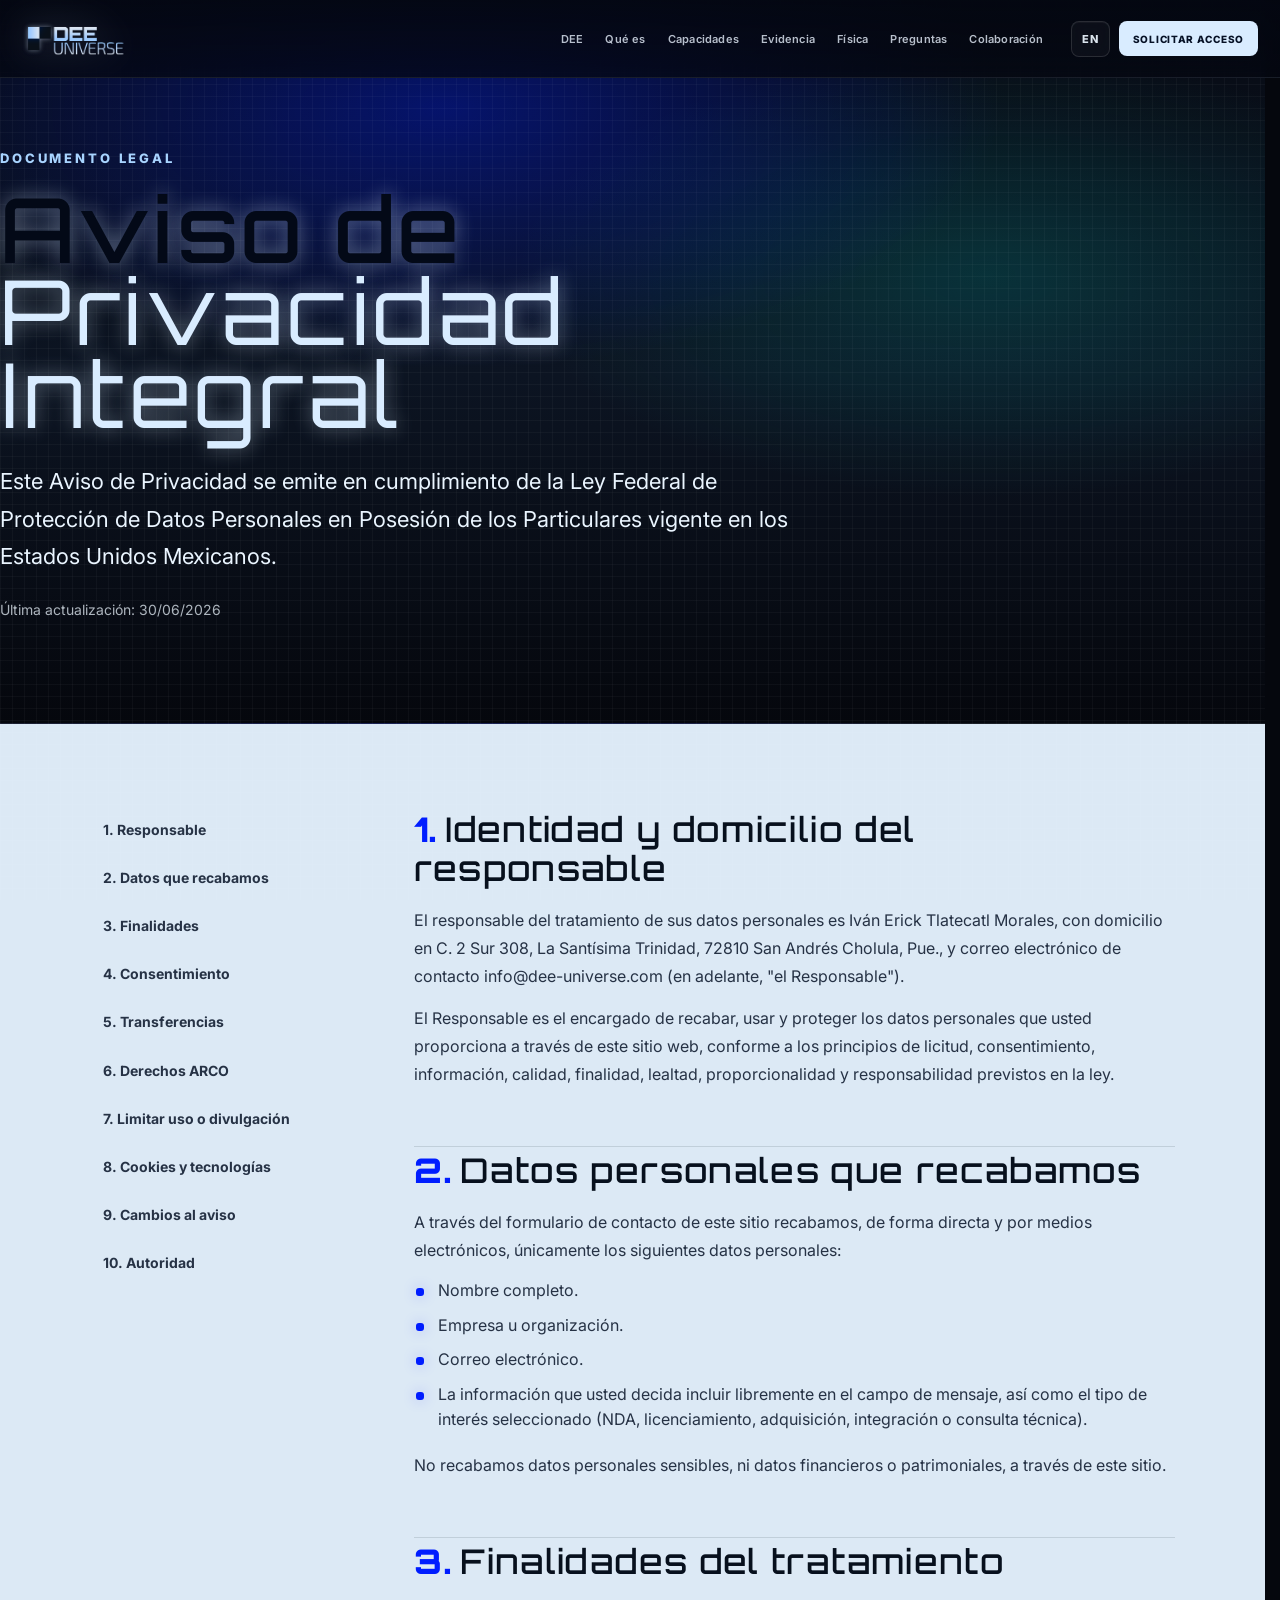
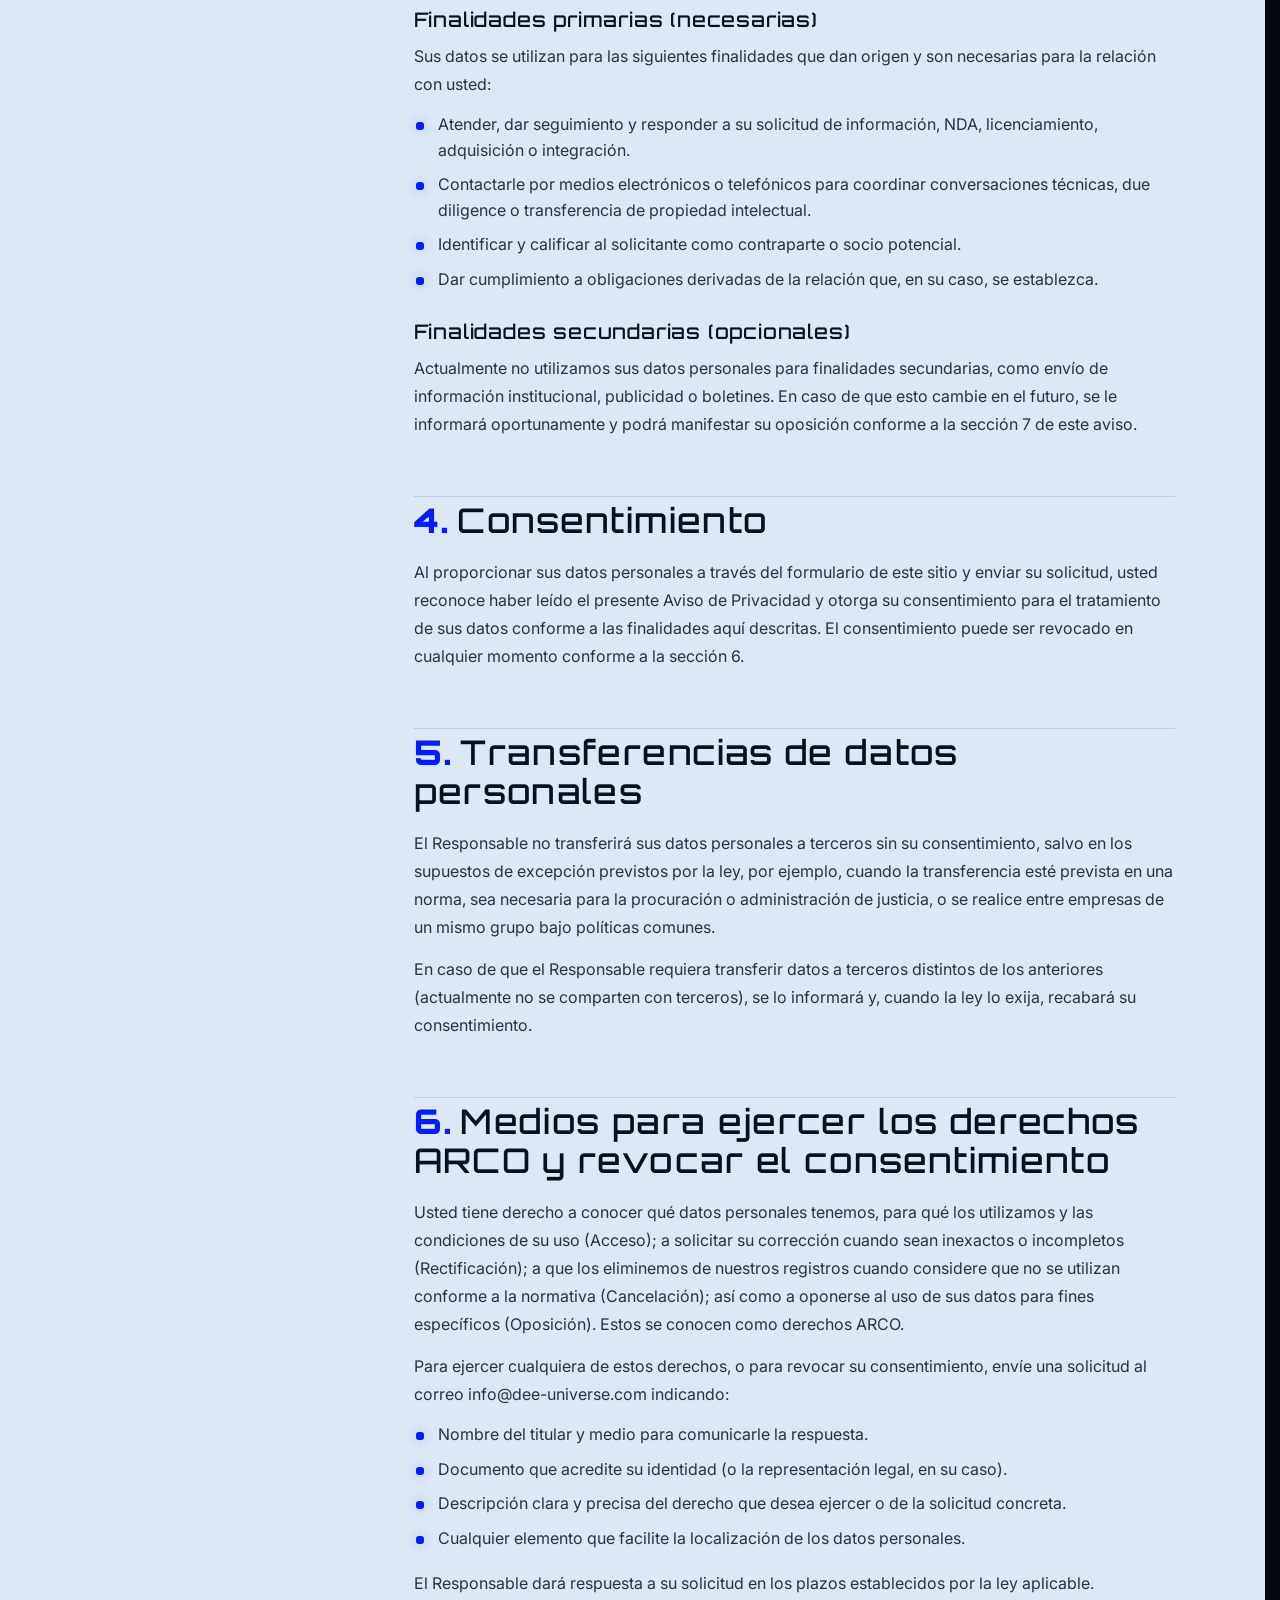
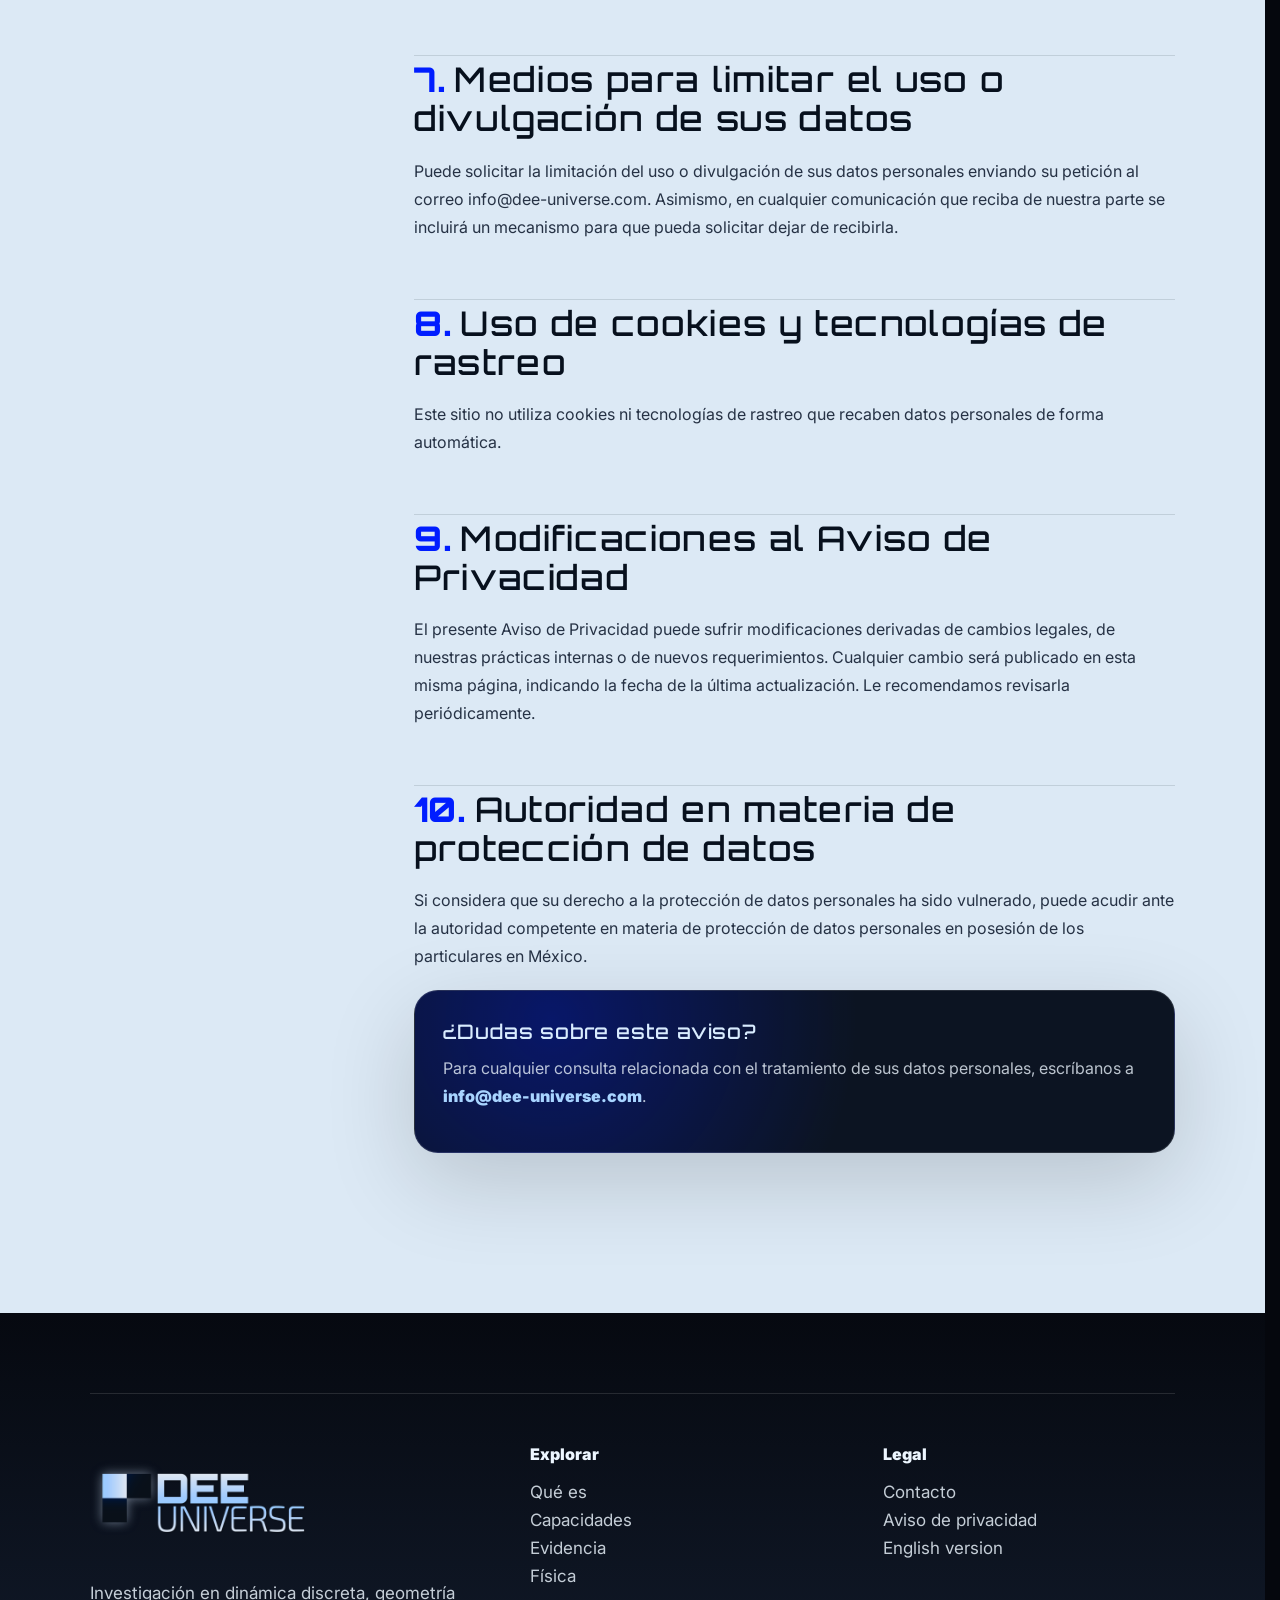
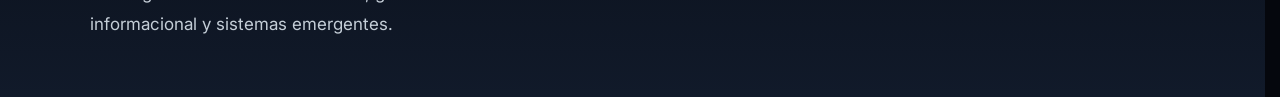
<file: privacidad.html>
<!DOCTYPE html>
<html lang="es">
<head>
  <meta charset="UTF-8" />
  <meta name="viewport" content="width=device-width, initial-scale=1.0" />

  <link rel="icon" type="image/svg+xml" href="/favicon.svg?v=2">
  <link rel="icon" type="image/png" sizes="96x96" href="/favicon-96x96.png?v=2">
  <link rel="shortcut icon" href="/favicon.ico?v=2">
  <link rel="apple-touch-icon" sizes="180x180" href="/apple-touch-icon.png?v=2">
  <link rel="manifest" href="/site.webmanifest?v=2">

  <title>Aviso de Privacidad Integral | DEE Universe</title>
  <link rel="canonical" href="/privacidad">

  <meta
    name="description"
    content="Aviso de Privacidad Integral de DEE Universe, conforme a la Ley Federal de Protección de Datos Personales en Posesión de los Particulares en México."
  />

  <style>
    @import url('https://fonts.googleapis.com/css2?family=Inter:wght@400;500;600;700;800&family=Orbitron:wght@400;500;600;700;800&display=swap');

    :root {
      --dark: #05070d;
      --dark-2: #0b111d;
      --navy: #121b2c;
      --navy-2: #111a2a;
      --blue: #001dff;
      --blue-2: #173dff;
      --ice: #d9ecff;
      --ice-2: #a8d4ff;
      --muted: #aebbd0;
      --light: #dce9f5;
      --black: #030712;
      --line: rgba(255,255,255,.1);
    }

    * {
      box-sizing: border-box;
      margin: 0;
      padding: 0;
    }

    html {
      scroll-behavior: smooth;
      scrollbar-gutter: stable;
    }

    body {
      background: var(--dark);
      color: var(--ice);
      font-family: Inter, sans-serif;
      overflow-x: hidden;
    }

    body.menu-open {
      overflow: hidden;
    }

    h1, h2, h3, .tech {
      font-family: Orbitron, sans-serif;
      font-weight: 500;
      letter-spacing: .04em;
    }

    p {
      line-height: 1.8;
      color: var(--muted);
      font-size: 16px;
    }

    a {
      color: inherit;
      text-decoration: none;
    }

    .header {
      position: fixed;
      top: 0;
      left: 0;
      right: 0;
      height: 90px;
      z-index: 50;
      display: flex;
      align-items: center;
      justify-content: space-between;
      padding: 0 48px;
      background: linear-gradient(180deg, rgba(11,17,29,.9), rgba(11,17,29,.5));
      border-bottom: 1px solid rgba(255,255,255,.08);
      backdrop-filter: blur(14px);
    }

    .nav-logo {
      display: inline-flex;
      align-items: center;
      gap: 0;
    }

    .top-logo {
      width: 160px;
      display: block;
      filter: drop-shadow(0 0 20px rgba(219,239,255,.22));
    }

    .top-logo img {
      display: block;
      width: 100%;
      height: auto;
    }

    .brand-name {
      font-family: Orbitron, sans-serif;
      font-weight: 700;
      letter-spacing: .12em;
      font-size: 16px;
      color: var(--ice);
    }

    .nav-links {
      display: flex;
      align-items: center;
      justify-content: center;
      gap: 22px;
      flex: 1;
      padding: 0 26px;
    }

    .nav-links a {
      font-size: 14px;
      font-weight: 600;
      color: rgba(237,246,255,.92);
      padding: 10px 12px;
      border-radius: 14px;
      border: 1px solid transparent;
      transition: background .15s ease, border-color .15s ease, transform .15s ease;
      white-space: nowrap;
    }

    .nav-links a:hover,
    .nav-links a.active {
      background: rgba(255,255,255,.06);
      border-color: rgba(255,255,255,.1);
      transform: translateY(-1px);
    }

    .nav-item-btn,
    .nav-drop-btn {
      font-size: 14px;
      font-weight: 600;
      color: rgba(237,246,255,.92);
      padding: 10px 12px;
      border-radius: 14px;
      border: 1px solid transparent;
      background: transparent;
      transition: background .15s ease, border-color .15s ease, transform .15s ease;
      white-space: nowrap;
      cursor: pointer;
      font-family: inherit;
    }

    .nav-item-btn:hover,
    .nav-item-btn[aria-expanded="true"],
    .nav-drop-btn:hover,
    .nav-drop-btn[aria-expanded="true"] {
      background: rgba(255,255,255,.06);
      border-color: rgba(255,255,255,.1);
      transform: translateY(-1px);
    }

    .nav-item-btn:focus-visible,
    .nav-drop-btn:focus-visible {
      outline: 2px solid rgba(168,212,255,.85);
      outline-offset: 3px;
    }

    .mega-backdrop {
      position: fixed;
      inset: 0;
      background: rgba(0,0,0,.55);
      z-index: 45;
    }

    .mega-menu {
      position: fixed;
      top: 90px;
      left: 12px;
      right: 12px;
      z-index: 65;
    }

    .mega-backdrop[hidden],
    .mega-menu[hidden] {
      display: none;
    }

    .mega-inner {
      width: min(1320px, 100%);
      margin: 0 auto;
      border-radius: 26px;
      border: 1px solid rgba(255,255,255,.12);
      background: rgba(12,20,34,.95);
      backdrop-filter: blur(18px);
      padding: 18px;
      box-shadow: 0 30px 110px rgba(0,0,0,.55);
    }

    .mega-grid {
      display: grid;
      grid-template-columns: 1fr 1fr;
      gap: 18px;
    }

    .mega-col {
      border-radius: 22px;
      border: 0;
      background: transparent;
      padding: 16px;
      display: grid;
      gap: 10px;
      align-content: start;
    }

    .mega-title {
      font-family: Orbitron, sans-serif;
      letter-spacing: .12em;
      text-transform: uppercase;
      font-size: 12px;
      color: rgba(168,212,255,.85);
      margin-bottom: 2px;
    }

    .mega-spacer {
      height: 10px;
    }

    .mega-primary {
      display: block;
      font-family: Orbitron, sans-serif;
      letter-spacing: .04em;
      font-weight: 500;
      font-size: 20px;
      padding: 10px 12px;
      border-radius: 16px;
      border: 1px solid rgba(255,255,255,.1);
      background: rgba(255,255,255,.04);
      color: rgba(237,246,255,.95);
    }

    .mega-primary:hover {
      background: rgba(255,255,255,.08);
      border-color: rgba(255,255,255,.14);
    }

    .mega-link {
      padding: 10px 12px;
      border-radius: 16px;
      border: 0;
      background: transparent;
      color: rgba(237,246,255,.92);
      font-weight: 600;
      font-size: 14px;
    }

    .mega-link:hover {
      background: rgba(255,255,255,.06);
    }

    .nav-actions {
      display: inline-flex;
      align-items: center;
      gap: 12px;
      width: 190px;
      justify-content: flex-end;
    }

    .nav-cta {
      height: 46px;
      display: inline-flex;
      align-items: center;
      justify-content: center;
      padding: 0 18px;
      border-radius: 999px;
      background: var(--ice);
      color: #06101f;
      font-weight: 800;
      font-size: 14px;
      border: 1px solid var(--ice);
    }

    .lang {
      height: 46px;
      display: inline-flex;
      align-items: center;
      justify-content: center;
      gap: 10px;
      padding: 0 14px;
      border-radius: 999px;
      border: 1px solid rgba(255,255,255,.12);
      background: rgba(255,255,255,.06);
      color: rgba(237,246,255,.92);
      font-weight: 800;
      font-size: 13px;
      cursor: pointer;
      box-shadow: inset 0 1px 0 rgba(255,255,255,.04);
      backdrop-filter: blur(10px);
    }

    .lang:hover {
      background: rgba(255,255,255,.1);
    }

    .lang:focus-visible {
      outline: 2px solid rgba(168,212,255,.85);
      outline-offset: 3px;
    }

    .lang-caret {
      font-size: 12px;
      opacity: .9;
      transform: translateY(-1px);
    }

    .lang-menu {
      position: fixed;
      top: 90px;
      right: 48px;
      z-index: 80;
      min-width: 180px;
      border-radius: 18px;
      border: 1px solid rgba(255,255,255,.12);
      background: rgba(12,20,34,.95);
      backdrop-filter: blur(18px);
      padding: 10px;
      display: grid;
      gap: 8px;
      box-shadow: 0 30px 110px rgba(0,0,0,.55);
    }

    .lang-menu[hidden] {
      display: none;
    }

    .lang-menu a {
      padding: 12px 14px;
      border-radius: 14px;
      border: 0;
      background: rgba(255,255,255,.04);
      color: rgba(237,246,255,.92);
      font-weight: 700;
      font-size: 14px;
    }

    .lang-menu a:hover {
      background: rgba(255,255,255,.08);
    }

    .lang-backdrop {
      position: fixed;
      inset: 0;
      background: rgba(0,0,0,.35);
      z-index: 75;
    }

    .lang-backdrop[hidden] {
      display: none;
    }

    .nav-toggle {
      height: 46px;
      width: 46px;
      border-radius: 999px;
      border: 1px solid rgba(255,255,255,.12);
      background: rgba(255,255,255,.06);
      color: rgba(237,246,255,.92);
      display: none;
      flex-direction: column;
      align-items: center;
      justify-content: center;
      gap: 5px;
      padding: 0;
      cursor: pointer;
      box-shadow: inset 0 1px 0 rgba(255,255,255,.04);
      backdrop-filter: blur(10px);
    }

    .nav-toggle span {
      width: 18px;
      height: 2px;
      border-radius: 999px;
      background: rgba(237,246,255,.92);
      display: block;
    }

    .mobile-backdrop {
      position: fixed;
      inset: 0;
      background: rgba(0,0,0,.55);
      z-index: 60;
    }

    .mobile-menu {
      position: fixed;
      top: 90px;
      left: 12px;
      right: 12px;
      z-index: 70;
      border-radius: 22px;
      border: 1px solid rgba(255,255,255,.12);
      background: rgba(12,20,34,.92);
      backdrop-filter: blur(18px);
      padding: 14px;
      display: grid;
      gap: 12px;
      max-height: calc(100vh - 104px);
      overflow-y: auto;
      overscroll-behavior: contain;
      -webkit-overflow-scrolling: touch;
      box-shadow: 0 30px 110px rgba(0,0,0,.55);
    }

    .mobile-section {
      display: grid;
      gap: 8px;
      border-radius: 18px;
      border: 1px solid rgba(255,255,255,.08);
      background: rgba(255,255,255,.02);
      padding: 10px;
    }

    .mobile-title {
      padding: 6px 10px 2px;
      font-size: 11px;
      letter-spacing: .16em;
      text-transform: uppercase;
      font-weight: 800;
      color: rgba(237,246,255,.72);
    }

    .mobile-direct-link {
      font-weight: 700;
      background: rgba(255,255,255,.06) !important;
    }

    .mobile-menu a {
      padding: 14px;
      border-radius: 16px;
      border: 1px solid rgba(255,255,255,.1);
      background: rgba(255,255,255,.04);
      color: rgba(237,246,255,.92);
      font-weight: 600;
      font-size: 15px;
    }

    .mobile-backdrop[hidden],
    .mobile-menu[hidden] {
      display: none;
    }

    .section {
      position: relative;
      padding: 140px 7vw;
      overflow: hidden;
    }

    .container {
      width: min(1320px, 100%);
      margin: 0 auto;
      position: relative;
      z-index: 2;
    }

    .eyebrow {
      color: var(--ice-2);
      text-transform: uppercase;
      letter-spacing: .22em;
      font-size: 13px;
      margin-bottom: 22px;
      font-weight: 800;
    }

    .legal-hero {
      min-height: 72vh;
      display: flex;
      align-items: center;
      overflow: hidden;
      background:
        radial-gradient(900px 420px at 35% 15%, rgba(0,29,255,.36), transparent 62%),
        radial-gradient(760px 360px at 78% 38%, rgba(0,220,200,.16), transparent 62%),
        linear-gradient(180deg, #070b14 0%, #0c1422 52%, #05070d 100%);
      padding-top: 150px;
      padding-bottom: 100px;
      border-bottom: 1px solid rgba(255,255,255,.08);
    }

    .legal-hero::before {
      content: "";
      position: absolute;
      inset: 0;
      background-image:
        linear-gradient(rgba(255,255,255,.12) 1px, transparent 1px),
        linear-gradient(90deg, rgba(255,255,255,.12) 1px, transparent 1px);
      background-size: 12px 12px;
      opacity: .28;
    }

    .legal-hero h1 {
      position: relative;
      z-index: 2;
      font-size: clamp(44px, 7vw, 96px);
      line-height: .92;
      color: #030917;
      text-shadow: 0 0 20px rgba(220,240,255,.45);
      margin-bottom: 28px;
      max-width: 980px;
    }

    .legal-hero h1 span {
      display: block;
      color: var(--ice);
      font-weight: 400;
    }

    .section-lead {
      position: relative;
      z-index: 2;
      max-width: 820px;
      color: #eaf5ff;
      font-size: clamp(17px, 2vw, 22px);
      line-height: 1.7;
    }

    .updated {
      position: relative;
      z-index: 2;
      margin-top: 22px;
      color: rgba(237,246,255,.72);
      font-size: 14px;
    }

    .ph {
      background: rgba(217,236,255,.14);
      border: 1px dashed rgba(217,236,255,.38);
      border-radius: 999px;
      padding: 2px 9px;
      font-weight: 800;
      color: var(--ice);
      white-space: nowrap;
    }

    .legal-body {
      background: var(--light);
      color: #07101d;
      padding: 86px 7vw 112px;
    }

    .legal-grid {
      display: grid;
      grid-template-columns: 260px 1fr;
      gap: 64px;
      align-items: start;
    }

    .legal-toc {
      position: sticky;
      top: 118px;
      display: grid;
      gap: 8px;
      font-size: 14px;
    }

    .legal-toc a {
      color: #263245;
      padding: 10px 12px;
      border-radius: 14px;
      border: 1px solid transparent;
      line-height: 1.3;
      font-weight: 700;
      transition: .15s ease;
    }

    .legal-toc a:hover {
      color: #07101d;
      background: rgba(255,255,255,.46);
      border-color: rgba(7,16,29,.08);
      transform: translateX(2px);
    }

    .legal-content {
      max-width: 820px;
    }

    .legal-content section {
      padding: 0 0 44px;
      margin-bottom: 4px;
      border-bottom: 1px solid rgba(7,16,29,.12);
    }

    .legal-content section:last-child {
      border-bottom: none;
    }

    .legal-content h2 {
      color: #07101d;
      font-size: clamp(24px, 3vw, 34px);
      line-height: 1.15;
      margin-bottom: 18px;
    }

    .legal-content h3 {
      color: #07101d;
      font-size: 20px;
      margin: 26px 0 10px;
    }

    .legal-content p {
      color: #263245;
      margin-bottom: 14px;
      font-size: 16px;
      line-height: 1.75;
    }

    .legal-content ul {
      margin: 8px 0 18px;
      padding-left: 0;
      list-style: none;
      display: grid;
      gap: 9px;
    }

    .legal-content ul li {
      position: relative;
      padding-left: 24px;
      color: #263245;
      line-height: 1.6;
    }

    .legal-content ul li::before {
      content: "";
      position: absolute;
      left: 2px;
      top: 10px;
      width: 8px;
      height: 8px;
      border-radius: 3px;
      background: var(--blue);
      box-shadow: 0 0 14px rgba(0,29,255,.26);
    }

    .num {
      color: #001dff;
      font-weight: 900;
      margin-right: 8px;
    }

    .legal-card {
      margin-top: 20px;
      padding: 28px;
      background:
        radial-gradient(circle at 18% 18%, rgba(0,29,255,.32), transparent 48%),
        #0c1422;
      color: #fff;
      border-radius: 24px;
      border: 1px solid rgba(255,255,255,.12);
      box-shadow: 0 28px 90px rgba(0,0,0,.16);
    }

    .legal-card h3 {
      color: var(--ice);
      margin-top: 0;
    }

    .legal-card p {
      color: rgba(237,246,255,.78);
    }

    .legal-card a {
      color: var(--ice-2);
      font-weight: 900;
    }

    .legal-note {
      margin-top: 20px;
      padding: 20px 22px;
      background: rgba(255,255,255,.45);
      border: 1px solid rgba(7,16,29,.1);
      border-radius: 20px;
      font-size: 14px;
      color: #263245;
    }

    footer {
      background: linear-gradient(180deg, #060910, #111a2a);
      color: #edf6ff;
      padding: 80px 7vw 50px;
    }

    .footer-grid {
      max-width: 1320px;
      margin: auto;
      border-top: 1px solid rgba(255,255,255,.12);
      padding-top: 50px;
      display: grid;
      grid-template-columns: 1.3fr 1fr 1fr;
      gap: 60px;
    }

    footer p,
    footer a {
      color: rgba(237,246,255,.82);
      font-size: 17px;
      display: block;
      margin-bottom: 8px;
    }

    .footer-brand {
      font-family: Orbitron, sans-serif;
      font-size: 42px;
      line-height: .9;
      margin-bottom: 24px;
      display: flex;
      flex-direction: column;
      align-items: flex-start;
      gap: 14px;
    }

    .footer-mark {
      width: 220px;
      display: block;
    }

    .footer-mark img {
      display: block;
      width: 100%;
      height: auto;
    }

    .footer-title {
      color: #edf6ff;
      font-weight: 900;
      margin-bottom: 18px;
    }

    @media (max-width: 1100px) {
      .nav-links,
      .nav-cta {
        display: none;
      }

      .nav-toggle {
        display: flex;
      }

      .legal-grid {
        grid-template-columns: 1fr;
      }

      .legal-toc {
        display: none;
      }

      .footer-grid {
        grid-template-columns: 1fr;
      }
    }

    @media (max-width: 720px) {
      .header {
        height: 78px;
        padding: 0 20px;
      }

      .top-logo {
        width: 124px;
      }

      .nav-actions {
        width: 154px;
      }

      .brand-name {
        font-size: 13px;
      }

      .mobile-menu {
        top: 78px;
      }

      .mega-menu {
        top: 78px;
      }

      .lang-menu {
        top: 78px;
        right: 20px;
      }

      .legal-hero {
        padding: 130px 24px 78px;
        min-height: 68vh;
      }

      .legal-body {
        padding: 72px 24px 88px;
      }

      .legal-hero h1 {
        font-size: clamp(44px, 14vw, 70px);
      }

      .section-lead {
        font-size: 16px;
      }

      .footer-brand {
        font-size: 30px;
      }

      .footer-mark {
        width: 150px;
      }
    }

    /* DEE Universe navigation: shared visual language with the main site. */
    .dee-header {
      height: 78px;
      padding: 0 max(22px, calc((100vw - 1240px) / 2));
      gap: 18px;
      background: linear-gradient(180deg, rgba(4,7,17,.94), rgba(4,7,17,.74));
      border-bottom-color: rgba(207,232,255,.1);
    }

    .dee-header .top-logo { width: 180px; height: 52px; }
    .dee-header .top-logo img { width: 100%; height: 100%; object-fit: contain; object-position: left center; }
    .dee-header .nav-links { justify-content: flex-end; gap: 2px; padding: 0; }
    .dee-header .nav-links a {
      padding: 8px 10px;
      border-radius: 8px;
      border: 0;
      color: rgba(234,244,255,.78);
      font-size: 11px;
      letter-spacing: .02em;
    }
    .dee-header .nav-links a:hover { background: rgba(255,255,255,.07); color: #fff; }
    .dee-header .nav-actions { width: auto; gap: 9px; }
    .dee-header .dee-language,
    .dee-header .nav-toggle {
      width: auto;
      min-width: 38px;
      height: 36px;
      padding: 0 10px;
      border-radius: 8px;
      background: rgba(255,255,255,.035);
      font-size: 11px;
      letter-spacing: .08em;
    }
    .dee-header .nav-toggle { width: 38px; padding: 0; }
    .dee-header .dee-access {
      display: inline-flex;
      align-items: center;
      justify-content: center;
      min-height: 35px;
      padding: 9px 14px;
      border-radius: 8px;
      background: var(--ice);
      color: #061126;
      font-size: 10px;
      font-weight: 800;
      letter-spacing: .07em;
    }

    .dee-mobile-menu {
      top: 78px;
      right: 0;
      left: 0;
      border-width: 0 0 1px;
      border-radius: 0;
      background: #050a16;
      padding: 12px 20px 18px;
      gap: 0;
      box-shadow: 0 25px 45px rgba(0,0,0,.3);
    }
    .dee-mobile-menu a {
      padding: 12px 8px;
      border-width: 0 0 1px;
      border-radius: 0;
      background: transparent;
      color: var(--ice);
      font: 700 11px/1.3 Orbitron, sans-serif;
      letter-spacing: .06em;
    }

    @media (max-width: 1180px) {
      .dee-header { padding-right: 20px; padding-left: 20px; }
      .dee-header .nav-actions { width: auto; }
      .dee-header .dee-access { display: none; }
    }

    @media (min-width: 921px) and (max-width: 1100px) {
      .dee-header .nav-links { display: flex; }
      .dee-header .nav-toggle { display: none; }
    }

    @media (max-width: 920px) {
      .dee-header .nav-links { display: none; }
      .dee-header .nav-toggle { display: inline-flex; }
    }

    @media (max-width: 420px) {
      .dee-header { padding-right: 14px; padding-left: 14px; gap: 8px; }
      .dee-header .top-logo { width: 116px; height: 41px; }
      .dee-header .dee-language { min-width: 34px; padding: 0 8px; }
      .dee-mobile-menu { padding-right: 18px; padding-left: 18px; }
    }
  </style>
</head>

<body>
  <header class="header dee-header">
    <a class="nav-logo" href="/home-es" aria-label="DEE Universe, inicio">
      <span class="top-logo" aria-hidden="true">
        <img src="DEEUniverseLOGOBlanco.png" alt="">
      </span>
    </a>

    <nav class="nav-links dee-nav" aria-label="Navegación principal">
      <a href="/home-es">DEE</a>
      <a href="/home-es#que-es">Qué es</a>
      <a href="/home-es#capacidades">Capacidades</a>
      <a href="/home-es#evidencia">Evidencia</a>
      <a href="/home-es#fisica">Física</a>
      <a href="/home-es#preguntas">Preguntas</a>
      <a href="/home-es#colaboracion">Colaboración</a>
    </nav>

    <div class="nav-actions">
      <a class="lang dee-language" href="/privacy" lang="en" aria-label="View English privacy notice">EN</a>
      <a class="dee-access" href="/home-es#colaboracion">SOLICITAR ACCESO</a>

      <button class="nav-toggle" type="button" aria-label="Abrir menú" aria-expanded="false">
        <span></span>
        <span></span>
        <span></span>
      </button>
    </div>
  </header>

  <div class="mobile-backdrop" hidden></div>

  <nav class="mobile-menu dee-mobile-menu" hidden aria-label="Menú móvil">
    <a href="/home-es">DEE</a>
    <a href="/home-es#que-es">Qué es</a>
    <a href="/home-es#capacidades">Capacidades</a>
    <a href="/home-es#evidencia">Evidencia</a>
    <a href="/home-es#fisica">Física</a>
    <a href="/home-es#preguntas">Preguntas</a>
    <a href="/home-es#colaboracion">Colaboración</a>
    <a href="/privacy" lang="en">English version</a>
  </nav>

  <main>
    <section class="legal-hero">
      <div class="container">
        <div class="eyebrow">Documento legal</div>

        <h1>
          Aviso de
          <span>Privacidad Integral</span>
        </h1>

        <p class="section-lead">
          Este Aviso de Privacidad se emite en cumplimiento de la Ley Federal de Protección de Datos
          Personales en Posesión de los Particulares vigente en los Estados Unidos Mexicanos.
        </p>

        <p class="updated">Última actualización: 30/06/2026</p>
      </div>
    </section>

    <section class="legal-body">
      <div class="container legal-grid">

        <nav class="legal-toc" aria-label="Índice del aviso">
          <a href="#responsable">1. Responsable</a>
          <a href="#datos">2. Datos que recabamos</a>
          <a href="#finalidades">3. Finalidades</a>
          <a href="#consentimiento">4. Consentimiento</a>
          <a href="#transferencias">5. Transferencias</a>
          <a href="#arco">6. Derechos ARCO</a>
          <a href="#limitar">7. Limitar uso o divulgación</a>
          <a href="#cookies">8. Cookies y tecnologías</a>
          <a href="#cambios">9. Cambios al aviso</a>
          <a href="#autoridad">10. Autoridad</a>
        </nav>

        <div class="legal-content">

          <section id="responsable">
            <h2><span class="num">1.</span>Identidad y domicilio del responsable</h2>

            <p>
              El responsable del tratamiento de sus datos personales es
              Iván Erick Tlatecatl Morales,
              con domicilio en
              C. 2 Sur 308, La Santísima Trinidad, 72810 San Andrés Cholula, Pue.,
              y correo electrónico de contacto
              info@dee-universe.com
              (en adelante, "el Responsable").
            </p>

            <p>
              El Responsable es el encargado de recabar, usar y proteger los datos personales que usted
              proporciona a través de este sitio web, conforme a los principios de licitud, consentimiento,
              información, calidad, finalidad, lealtad, proporcionalidad y responsabilidad previstos en la ley.
            </p>
          </section>

          <section id="datos">
            <h2><span class="num">2.</span>Datos personales que recabamos</h2>

            <p>
              A través del formulario de contacto de este sitio recabamos, de forma directa y por medios
              electrónicos, únicamente los siguientes datos personales:
            </p>

            <ul>
              <li>Nombre completo.</li>
              <li>Empresa u organización.</li>
              <li>Correo electrónico.</li>
              <li>La información que usted decida incluir libremente en el campo de mensaje, así como el tipo de interés seleccionado (NDA, licenciamiento, adquisición, integración o consulta técnica).</li>
            </ul>

            <p>
              No recabamos datos personales sensibles, ni datos financieros o patrimoniales, a través de
              este sitio.
            </p>
          </section>

          <section id="finalidades">
            <h2><span class="num">3.</span>Finalidades del tratamiento</h2>

            <h3>Finalidades primarias (necesarias)</h3>
            <p>Sus datos se utilizan para las siguientes finalidades que dan origen y son necesarias para la relación con usted:</p>

            <ul>
              <li>Atender, dar seguimiento y responder a su solicitud de información, NDA, licenciamiento, adquisición o integración.</li>
              <li>Contactarle por medios electrónicos o telefónicos para coordinar conversaciones técnicas, due diligence o transferencia de propiedad intelectual.</li>
              <li>Identificar y calificar al solicitante como contraparte o socio potencial.</li>
              <li>Dar cumplimiento a obligaciones derivadas de la relación que, en su caso, se establezca.</li>
            </ul>

            <h3>Finalidades secundarias (opcionales)</h3>
            <p>
              Actualmente no utilizamos sus datos personales para finalidades secundarias, como envío de
              información institucional, publicidad o boletines. En caso de que esto cambie en el futuro,
              se le informará oportunamente y podrá manifestar su oposición conforme a la sección 7 de este aviso.
            </p>
          </section>

          <section id="consentimiento">
            <h2><span class="num">4.</span>Consentimiento</h2>

            <p>
              Al proporcionar sus datos personales a través del formulario de este sitio y enviar su solicitud,
              usted reconoce haber leído el presente Aviso de Privacidad y otorga su consentimiento para el
              tratamiento de sus datos conforme a las finalidades aquí descritas. El consentimiento puede ser
              revocado en cualquier momento conforme a la sección 6.
            </p>
          </section>

          <section id="transferencias">
            <h2><span class="num">5.</span>Transferencias de datos personales</h2>

            <p>
              El Responsable no transferirá sus datos personales a terceros sin su consentimiento, salvo en los
              supuestos de excepción previstos por la ley, por ejemplo, cuando la transferencia esté prevista en
              una norma, sea necesaria para la procuración o administración de justicia, o se realice entre
              empresas de un mismo grupo bajo políticas comunes.
            </p>

            <p>
              En caso de que el Responsable requiera transferir datos a terceros distintos de los anteriores
              (actualmente no se comparten con terceros),
              se lo informará y, cuando la ley lo exija, recabará su consentimiento.
            </p>
          </section>

          <section id="arco">
            <h2><span class="num">6.</span>Medios para ejercer los derechos ARCO y revocar el consentimiento</h2>

            <p>
              Usted tiene derecho a conocer qué datos personales tenemos, para qué los utilizamos y las
              condiciones de su uso (Acceso); a solicitar su corrección cuando sean inexactos o incompletos
              (Rectificación); a que los eliminemos de nuestros registros cuando considere que no se utilizan
              conforme a la normativa (Cancelación); así como a oponerse al uso de sus datos para fines
              específicos (Oposición). Estos se conocen como derechos ARCO.
            </p>

            <p>
              Para ejercer cualquiera de estos derechos, o para revocar su consentimiento, envíe una solicitud al
              correo info@dee-universe.com indicando:
            </p>

            <ul>
              <li>Nombre del titular y medio para comunicarle la respuesta.</li>
              <li>Documento que acredite su identidad (o la representación legal, en su caso).</li>
              <li>Descripción clara y precisa del derecho que desea ejercer o de la solicitud concreta.</li>
              <li>Cualquier elemento que facilite la localización de los datos personales.</li>
            </ul>

            <p>
              El Responsable dará respuesta a su solicitud en los plazos establecidos por la ley aplicable.
            </p>
          </section>

          <section id="limitar">
            <h2><span class="num">7.</span>Medios para limitar el uso o divulgación de sus datos</h2>

            <p>
              Puede solicitar la limitación del uso o divulgación de sus datos personales enviando su petición al
              correo info@dee-universe.com. Asimismo, en cualquier comunicación
              que reciba de nuestra parte se incluirá un mecanismo para que pueda solicitar dejar de recibirla.
            </p>
          </section>

          <section id="cookies">
            <h2><span class="num">8.</span>Uso de cookies y tecnologías de rastreo</h2>

            <p>
              Este sitio no utiliza cookies ni tecnologías de rastreo que recaben datos personales de forma automática.
            </p>
          </section>

          <section id="cambios">
            <h2><span class="num">9.</span>Modificaciones al Aviso de Privacidad</h2>

            <p>
              El presente Aviso de Privacidad puede sufrir modificaciones derivadas de cambios legales, de
              nuestras prácticas internas o de nuevos requerimientos. Cualquier cambio será publicado en esta
              misma página, indicando la fecha de la última actualización. Le recomendamos revisarla
              periódicamente.
            </p>
          </section>

          <section id="autoridad">
            <h2><span class="num">10.</span>Autoridad en materia de protección de datos</h2>

            <p>
              Si considera que su derecho a la protección de datos personales ha sido vulnerado, puede acudir
              ante la autoridad competente en materia de protección de datos personales en posesión de los
              particulares en México.
            </p>

            <div class="legal-card">
              <h3>¿Dudas sobre este aviso?</h3>

              <p>
                Para cualquier consulta relacionada con el tratamiento de sus datos personales, escríbanos a
                <a href="mailto:info@dee-universe.com">info@dee-universe.com</a>.
              </p>
            </div>

          </section>

        </div>
      </div>
    </section>
  </main>

  <footer>
    <div class="footer-grid">
      <div>
        <div class="footer-brand">
          <span class="footer-mark" aria-hidden="true">
            <img src="DEEUniverseLOGOBlanco.png" alt="">
          </span>
        </div>

        <p>
          Investigación en dinámica discreta, geometría informacional y sistemas emergentes.
        </p>
      </div>

      <div>
        <div class="footer-title">Explorar</div>
        <a href="/home-es#que-es">Qué es</a>
        <a href="/home-es#capacidades">Capacidades</a>
        <a href="/home-es#evidencia">Evidencia</a>
        <a href="/home-es#fisica">Física</a>
      </div>

      <div>
        <div class="footer-title">Legal</div>
        <a href="/home-es#colaboracion">Contacto</a>
        <a href="/privacidad">Aviso de privacidad</a>
        <a href="/privacy" lang="en">English version</a>
      </div>
    </div>
  </footer>

  <script>
    if (window.location.pathname === '/privacidad.html') {
      window.history.replaceState(null, '', `/privacidad${window.location.search}${window.location.hash}`);
    }

    const toggle = document.querySelector('.nav-toggle');
    const mobileMenu = document.querySelector('.mobile-menu');
    const backdrop = document.querySelector('.mobile-backdrop');
    const langToggle = document.getElementById('langToggle');
    const langMenu = document.getElementById('langMenu');
    const langBackdrop = document.querySelector('.lang-backdrop');
    const megaTrigger = document.querySelector('.mega-trigger');
    const megaMenu = document.getElementById('megaMenu');
    const megaBackdrop = document.querySelector('.mega-backdrop');
    const supportsHoverMenu = window.matchMedia('(hover: hover) and (pointer: fine)');
    let megaCloseTimer;
    let langScrollRestoreHandled = false;
    const LANG_RESTORE_PARAM_KEYS = ['langRestore', 'langY', 'langSectionId', 'langSectionOffset'];

    function getLangTargetPageKey(href) {
      const targetUrl = new URL(href, window.location.href);
      LANG_RESTORE_PARAM_KEYS.forEach((key) => targetUrl.searchParams.delete(key));
      targetUrl.hash = '';
      return targetUrl.pathname + targetUrl.search;
    }

    function getVisibleLangSectionState() {
      const sections = Array.from(document.querySelectorAll('section[id], main[id]')).filter((section) => section.id);
      if (!sections.length) return null;

      const marker = window.scrollY + (window.innerHeight * 0.28);
      let activeSection = sections[0];

      sections.forEach((section) => {
        const sectionTop = window.scrollY + section.getBoundingClientRect().top;
        if (sectionTop <= marker) {
          activeSection = section;
        }
      });

      const sectionTop = window.scrollY + activeSection.getBoundingClientRect().top;
      return {
        id: activeSection.id,
        offset: Math.max(0, window.scrollY - sectionTop)
      };
    }

    function getLangRestoreStateFromUrl() {
      const currentUrl = new URL(window.location.href);
      return {
        restore: currentUrl.searchParams.get('langRestore') === '1',
        y: Number(currentUrl.searchParams.get('langY')),
        target: getLangTargetPageKey(currentUrl.toString()),
        sectionId: currentUrl.searchParams.get('langSectionId') || '',
        sectionOffset: Number(currentUrl.searchParams.get('langSectionOffset') || '0')
      };
    }

    function getLangRestoreStateFromSession() {
      return {
        restore: sessionStorage.getItem('langScrollRestore') === '1',
        y: Number(sessionStorage.getItem('langScrollY')),
        target: sessionStorage.getItem('langScrollTarget'),
        sectionId: sessionStorage.getItem('langScrollSectionId') || '',
        sectionOffset: Number(sessionStorage.getItem('langScrollSectionOffset') || '0')
      };
    }

    function clearLangRestoreParamsFromUrl() {
      const currentUrl = new URL(window.location.href);
      let hasRestoreParams = false;

      LANG_RESTORE_PARAM_KEYS.forEach((key) => {
        if (currentUrl.searchParams.has(key)) {
          currentUrl.searchParams.delete(key);
          hasRestoreParams = true;
        }
      });

      if (!hasRestoreParams) return;
      window.history.replaceState(null, '', currentUrl.toString());
    }

    function clearLangScrollRestore() {
      sessionStorage.removeItem('langScrollRestore');
      sessionStorage.removeItem('langScrollY');
      sessionStorage.removeItem('langScrollTarget');
      sessionStorage.removeItem('langScrollSectionId');
      sessionStorage.removeItem('langScrollSectionOffset');
    }

    function navigateWithLanguageState(href) {
      const targetUrl = new URL(href, window.location.href);
      const visibleSection = getVisibleLangSectionState();

      sessionStorage.setItem('langScrollRestore', '1');
      sessionStorage.setItem('langScrollY', String(window.scrollY));
      sessionStorage.setItem('langScrollTarget', getLangTargetPageKey(targetUrl.toString()));

      targetUrl.searchParams.set('langRestore', '1');
      targetUrl.searchParams.set('langY', String(window.scrollY));

      if (visibleSection) {
        sessionStorage.setItem('langScrollSectionId', visibleSection.id);
        sessionStorage.setItem('langScrollSectionOffset', String(visibleSection.offset));
        targetUrl.searchParams.set('langSectionId', visibleSection.id);
        targetUrl.searchParams.set('langSectionOffset', String(visibleSection.offset));
      } else {
        sessionStorage.removeItem('langScrollSectionId');
        sessionStorage.removeItem('langScrollSectionOffset');
        targetUrl.searchParams.delete('langSectionId');
        targetUrl.searchParams.delete('langSectionOffset');
      }

      targetUrl.hash = '';
      window.location.href = targetUrl.toString();
    }

    function restoreLangScrollPosition() {
      if (langScrollRestoreHandled) return;

      const urlState = getLangRestoreStateFromUrl();
      const sessionState = getLangRestoreStateFromSession();
      const restoreState = urlState.restore ? urlState : sessionState;
      const currentPage = getLangTargetPageKey(window.location.href);

      if (!restoreState.restore || Number.isNaN(restoreState.y)) return;
      if (!urlState.restore && window.location.hash) {
        clearLangScrollRestore();
        return;
      }
      if (!urlState.restore && restoreState.target && restoreState.target !== currentPage) return;

      langScrollRestoreHandled = true;

      const applyRestore = () => {
        let targetY = restoreState.y;

        if (restoreState.sectionId) {
          const targetSection = document.getElementById(restoreState.sectionId);
          if (targetSection) {
            const sectionTop = window.scrollY + targetSection.getBoundingClientRect().top;
            targetY = Math.max(0, sectionTop + (Number.isNaN(restoreState.sectionOffset) ? 0 : restoreState.sectionOffset));
          }
        }

        window.scrollTo({ top: targetY, left: 0, behavior: 'auto' });
      };

      clearLangScrollRestore();
      clearLangRestoreParamsFromUrl();
      window.requestAnimationFrame(() => {
        window.requestAnimationFrame(applyRestore);
      });
      window.setTimeout(applyRestore, 180);
      window.setTimeout(applyRestore, 420);
      window.setTimeout(applyRestore, 900);
      window.setTimeout(applyRestore, 1600);

      if (document.fonts && document.fonts.ready) {
        document.fonts.ready.then(applyRestore).catch(() => {});
      }
    }

    window.addEventListener('load', restoreLangScrollPosition);
    window.addEventListener('pageshow', restoreLangScrollPosition);

    function closeLangMenu() {
      if (!langToggle || !langMenu || !langBackdrop) return;
      langMenu.hidden = true;
      langBackdrop.hidden = true;
      langToggle.setAttribute('aria-expanded', 'false');
    }

    function openLangMenu() {
      if (!langToggle || !langMenu || !langBackdrop) return;
      closeMenu();
      closeMegaMenu();
      langMenu.hidden = false;
      langBackdrop.hidden = false;
      langToggle.setAttribute('aria-expanded', 'true');
    }

    function closeMegaMenu() {
      if (!megaTrigger || !megaMenu || !megaBackdrop) return;
      window.clearTimeout(megaCloseTimer);
      megaMenu.hidden = true;
      megaBackdrop.hidden = true;
      megaTrigger.setAttribute('aria-expanded', 'false');
    }

    function openMegaMenu() {
      if (!megaTrigger || !megaMenu || !megaBackdrop) return;
      window.clearTimeout(megaCloseTimer);
      closeMenu();
      megaMenu.hidden = false;
      megaBackdrop.hidden = false;
      megaTrigger.setAttribute('aria-expanded', 'true');
    }

    function scheduleMegaMenuClose() {
      if (!supportsHoverMenu.matches) return;
      window.clearTimeout(megaCloseTimer);
      megaCloseTimer = window.setTimeout(() => {
        closeMegaMenu();
      }, 180);
    }

    function closeMenu() {
      document.body.classList.remove('menu-open');
      mobileMenu.hidden = true;
      backdrop.hidden = true;
      toggle.setAttribute('aria-expanded', 'false');
    }

    function openMenu() {
      closeMegaMenu();
      closeLangMenu();
      document.body.classList.add('menu-open');
      mobileMenu.hidden = false;
      backdrop.hidden = false;
      toggle.setAttribute('aria-expanded', 'true');
    }

    toggle.addEventListener('click', () => {
      const isOpen = toggle.getAttribute('aria-expanded') === 'true';
      isOpen ? closeMenu() : openMenu();
    });

    backdrop.addEventListener('click', closeMenu);

    document.querySelectorAll('.mobile-menu a').forEach((link) => {
      link.addEventListener('click', closeMenu);
    });

    if (langToggle && langMenu && langBackdrop) {
      langToggle.addEventListener('click', (event) => {
        event.stopPropagation();
        const isOpen = langToggle.getAttribute('aria-expanded') === 'true';
        isOpen ? closeLangMenu() : openLangMenu();
      });

      langBackdrop.addEventListener('click', closeLangMenu);

      langMenu.querySelectorAll('a').forEach((link) => {
        link.addEventListener('click', (event) => {
          event.preventDefault();
          const href = link.getAttribute('href');
          if (!href) return;
          closeLangMenu();
          navigateWithLanguageState(href);
        });
      });
    }

    if (megaTrigger && megaMenu && megaBackdrop) {
      megaTrigger.addEventListener('click', (event) => {
        event.stopPropagation();
        const isOpen = megaTrigger.getAttribute('aria-expanded') === 'true';
        isOpen ? closeMegaMenu() : openMegaMenu();
      });

      if (supportsHoverMenu.matches) {
        megaTrigger.addEventListener('mouseenter', openMegaMenu);
        megaTrigger.addEventListener('mouseleave', scheduleMegaMenuClose);
        megaMenu.addEventListener('mouseenter', openMegaMenu);
        megaMenu.addEventListener('mouseleave', scheduleMegaMenuClose);
      }

      megaBackdrop.addEventListener('click', closeMegaMenu);

      megaMenu.querySelectorAll('a').forEach((link) => {
        link.addEventListener('click', closeMegaMenu);
      });
    }

    document.addEventListener('keydown', (event) => {
      if (event.key === 'Escape') {
        closeMenu();
        closeMegaMenu();
        closeLangMenu();
      }
    });

  </script>
</body>
</html>
</file>
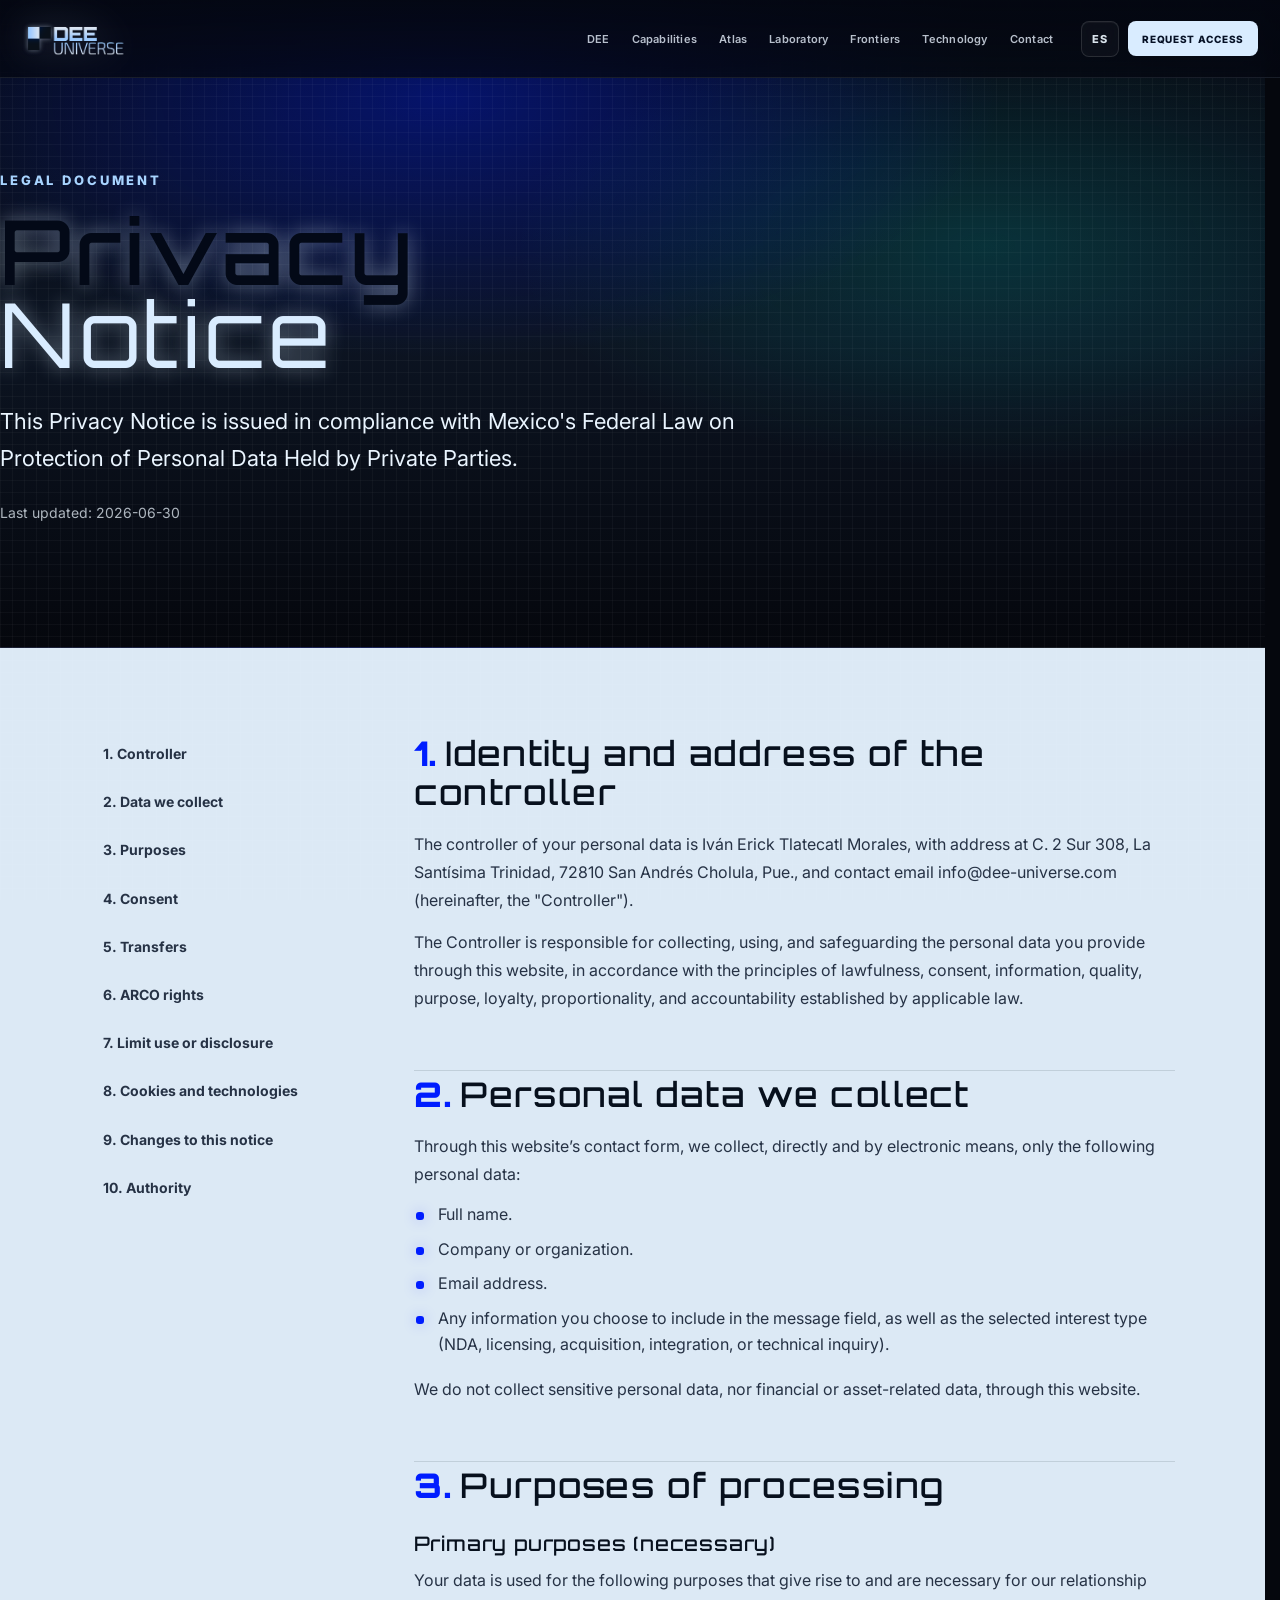
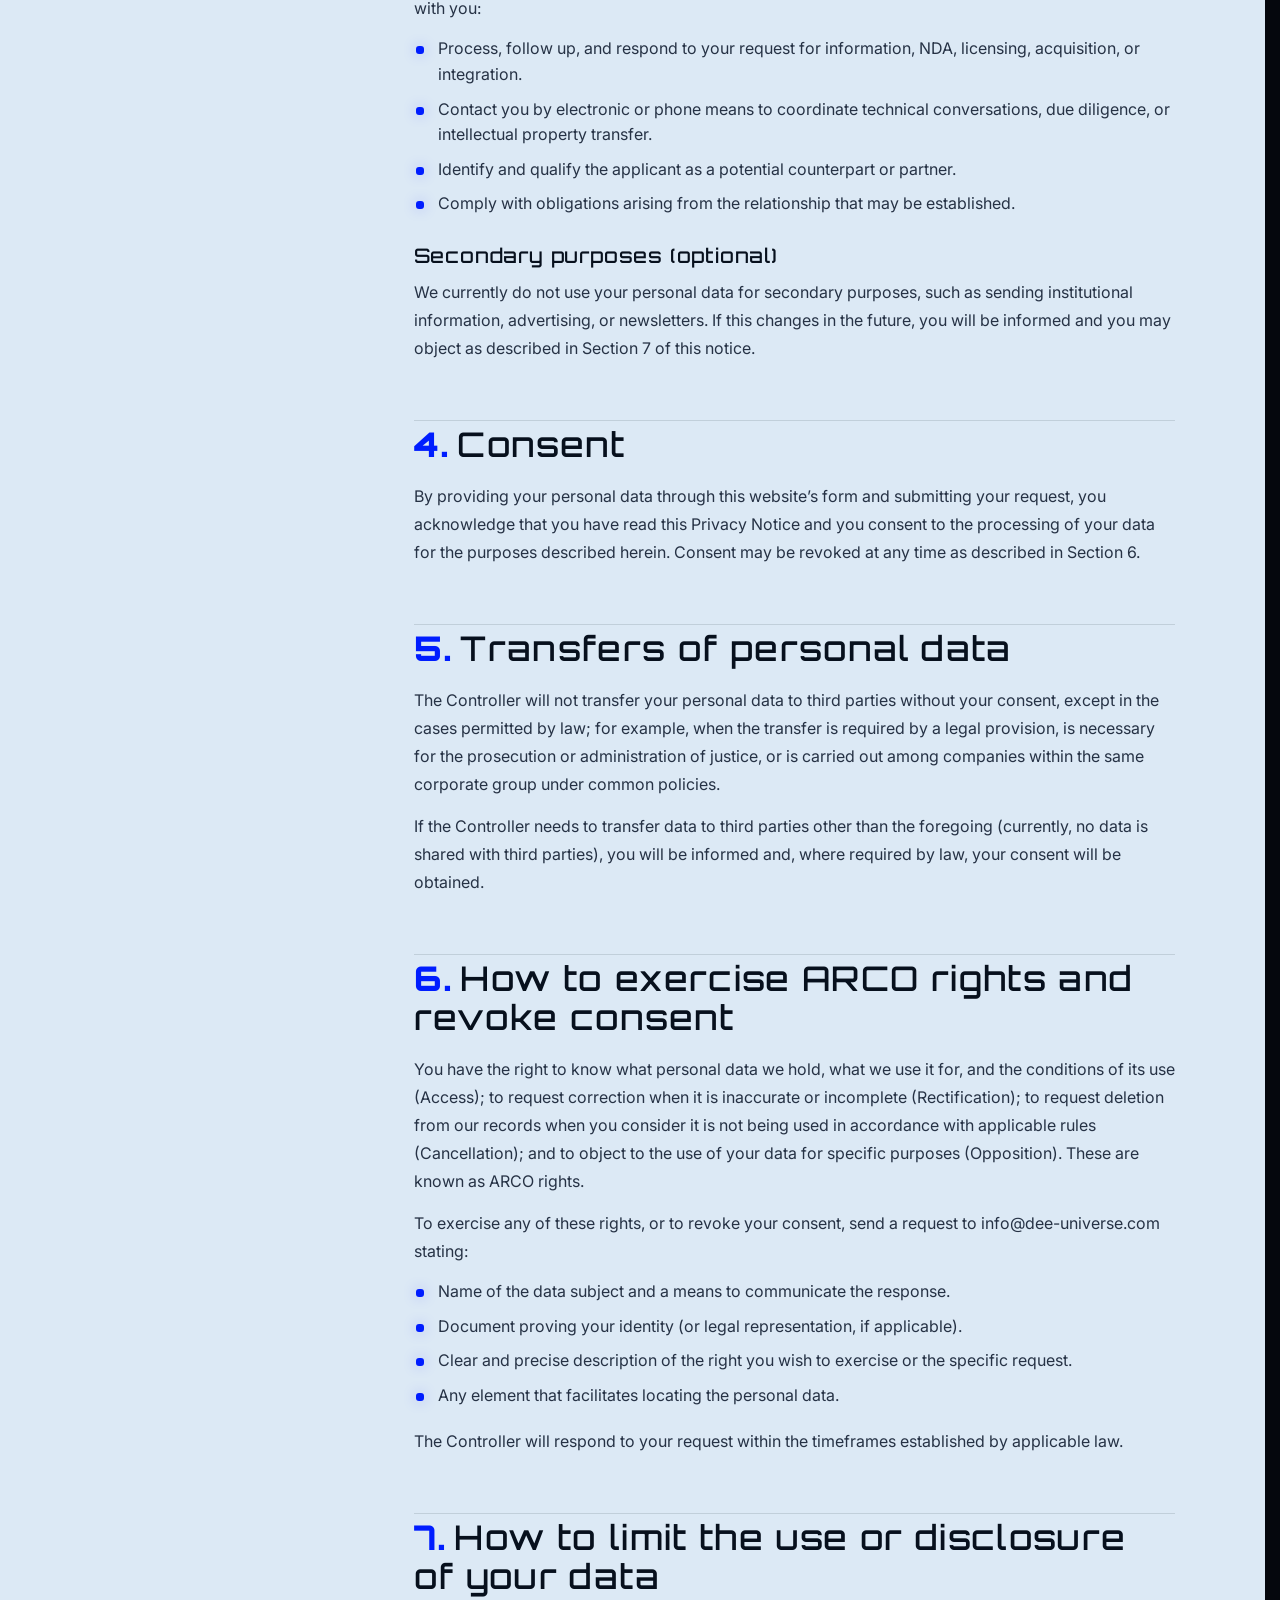
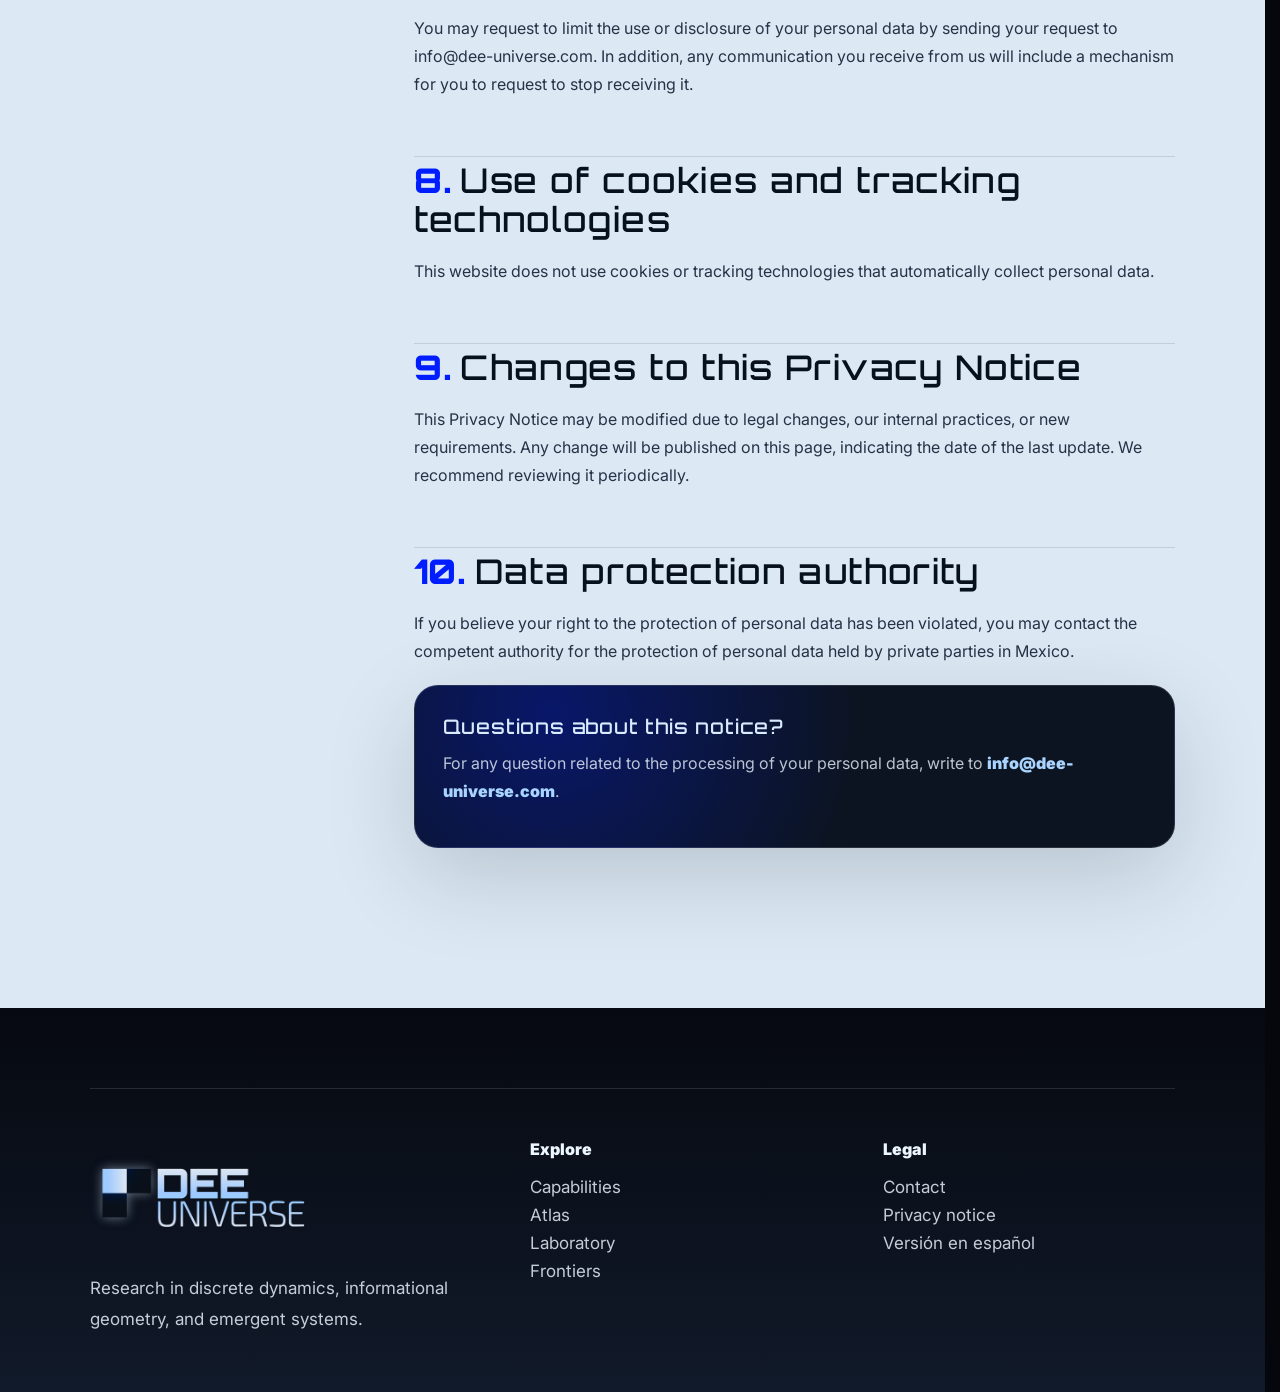
<file: privacy-en.html>
<!DOCTYPE html>
<html lang="en">
<head>
  <meta charset="UTF-8" />
  <meta name="viewport" content="width=device-width, initial-scale=1.0" />

  <link rel="icon" type="image/svg+xml" href="/favicon.svg?v=2">
  <link rel="icon" type="image/png" sizes="96x96" href="/favicon-96x96.png?v=2">
  <link rel="shortcut icon" href="/favicon.ico?v=2">
  <link rel="apple-touch-icon" sizes="180x180" href="/apple-touch-icon.png?v=2">
  <link rel="manifest" href="/site.webmanifest?v=2">

  <title>Privacy Notice | DEE Universe</title>
  <link rel="canonical" href="/privacy">

  <meta
    name="description"
    content="Privacy Notice of DEE Universe, in accordance with Mexico's Federal Law on Protection of Personal Data Held by Private Parties."
  />

  <style>
    @import url('https://fonts.googleapis.com/css2?family=Inter:wght@400;500;600;700;800&family=Orbitron:wght@400;500;600;700;800&display=swap');

    :root {
      --dark: #05070d;
      --dark-2: #0b111d;
      --navy: #121b2c;
      --navy-2: #111a2a;
      --blue: #001dff;
      --blue-2: #173dff;
      --ice: #d9ecff;
      --ice-2: #a8d4ff;
      --muted: #aebbd0;
      --light: #dce9f5;
      --black: #030712;
      --line: rgba(255,255,255,.1);
    }

    * {
      box-sizing: border-box;
      margin: 0;
      padding: 0;
    }

    html {
      scroll-behavior: smooth;
      scrollbar-gutter: stable;
    }

    body {
      background: var(--dark);
      color: var(--ice);
      font-family: Inter, sans-serif;
      overflow-x: hidden;
    }

    body.menu-open {
      overflow: hidden;
    }

    h1, h2, h3, .tech {
      font-family: Orbitron, sans-serif;
      font-weight: 500;
      letter-spacing: .04em;
    }

    p {
      line-height: 1.8;
      color: var(--muted);
      font-size: 16px;
    }

    a {
      color: inherit;
      text-decoration: none;
    }

    .header {
      position: fixed;
      top: 0;
      left: 0;
      right: 0;
      height: 90px;
      z-index: 50;
      display: flex;
      align-items: center;
      justify-content: space-between;
      padding: 0 48px;
      background: linear-gradient(180deg, rgba(11,17,29,.9), rgba(11,17,29,.5));
      border-bottom: 1px solid rgba(255,255,255,.08);
      backdrop-filter: blur(14px);
    }

    .nav-logo {
      display: inline-flex;
      align-items: center;
      gap: 0;
    }

    .top-logo {
      width: 160px;
      display: block;
      filter: drop-shadow(0 0 20px rgba(219,239,255,.22));
    }

    .top-logo img {
      display: block;
      width: 100%;
      height: auto;
    }

    .brand-name {
      font-family: Orbitron, sans-serif;
      font-weight: 700;
      letter-spacing: .12em;
      font-size: 16px;
      color: var(--ice);
    }

    .nav-links {
      display: flex;
      align-items: center;
      justify-content: center;
      gap: 22px;
      flex: 1;
      padding: 0 26px;
    }

    .nav-links a {
      font-size: 14px;
      font-weight: 600;
      color: rgba(237,246,255,.92);
      padding: 10px 12px;
      border-radius: 14px;
      border: 1px solid transparent;
      transition: background .15s ease, border-color .15s ease, transform .15s ease;
      white-space: nowrap;
    }

    .nav-links a:hover,
    .nav-links a.active {
      background: rgba(255,255,255,.06);
      border-color: rgba(255,255,255,.1);
      transform: translateY(-1px);
    }

    .nav-item-btn,
    .nav-drop-btn {
      font-size: 14px;
      font-weight: 600;
      color: rgba(237,246,255,.92);
      padding: 10px 12px;
      border-radius: 14px;
      border: 1px solid transparent;
      background: transparent;
      transition: background .15s ease, border-color .15s ease, transform .15s ease;
      white-space: nowrap;
      cursor: pointer;
      font-family: inherit;
    }

    .nav-item-btn:hover,
    .nav-item-btn[aria-expanded="true"],
    .nav-drop-btn:hover,
    .nav-drop-btn[aria-expanded="true"] {
      background: rgba(255,255,255,.06);
      border-color: rgba(255,255,255,.1);
      transform: translateY(-1px);
    }

    .nav-item-btn:focus-visible,
    .nav-drop-btn:focus-visible {
      outline: 2px solid rgba(168,212,255,.85);
      outline-offset: 3px;
    }

    .mega-backdrop {
      position: fixed;
      inset: 0;
      background: rgba(0,0,0,.55);
      z-index: 45;
    }

    .mega-menu {
      position: fixed;
      top: 90px;
      left: 12px;
      right: 12px;
      z-index: 65;
    }

    .mega-backdrop[hidden],
    .mega-menu[hidden] {
      display: none;
    }

    .mega-inner {
      width: min(1320px, 100%);
      margin: 0 auto;
      border-radius: 26px;
      border: 1px solid rgba(255,255,255,.12);
      background: rgba(12,20,34,.95);
      backdrop-filter: blur(18px);
      padding: 18px;
      box-shadow: 0 30px 110px rgba(0,0,0,.55);
    }

    .mega-grid {
      display: grid;
      grid-template-columns: 1fr 1fr;
      gap: 18px;
    }

    .mega-col {
      border-radius: 22px;
      border: 0;
      background: transparent;
      padding: 16px;
      display: grid;
      gap: 10px;
      align-content: start;
    }

    .mega-title {
      font-family: Orbitron, sans-serif;
      letter-spacing: .12em;
      text-transform: uppercase;
      font-size: 12px;
      color: rgba(168,212,255,.85);
      margin-bottom: 2px;
    }

    .mega-spacer {
      height: 10px;
    }

    .mega-primary {
      display: block;
      font-family: Orbitron, sans-serif;
      letter-spacing: .04em;
      font-weight: 500;
      font-size: 20px;
      padding: 10px 12px;
      border-radius: 16px;
      border: 1px solid rgba(255,255,255,.1);
      background: rgba(255,255,255,.04);
      color: rgba(237,246,255,.95);
    }

    .mega-primary:hover {
      background: rgba(255,255,255,.08);
      border-color: rgba(255,255,255,.14);
    }

    .mega-link {
      padding: 10px 12px;
      border-radius: 16px;
      border: 0;
      background: transparent;
      color: rgba(237,246,255,.92);
      font-weight: 600;
      font-size: 14px;
    }

    .mega-link:hover {
      background: rgba(255,255,255,.06);
    }

    .nav-actions {
      display: inline-flex;
      align-items: center;
      gap: 12px;
      width: 190px;
      justify-content: flex-end;
    }

    .nav-cta {
      height: 46px;
      display: inline-flex;
      align-items: center;
      justify-content: center;
      padding: 0 18px;
      border-radius: 999px;
      background: var(--ice);
      color: #06101f;
      font-weight: 800;
      font-size: 14px;
      border: 1px solid var(--ice);
    }

    .lang {
      height: 46px;
      display: inline-flex;
      align-items: center;
      justify-content: center;
      gap: 10px;
      padding: 0 14px;
      border-radius: 999px;
      border: 1px solid rgba(255,255,255,.12);
      background: rgba(255,255,255,.06);
      color: rgba(237,246,255,.92);
      font-weight: 800;
      font-size: 13px;
      cursor: pointer;
      box-shadow: inset 0 1px 0 rgba(255,255,255,.04);
      backdrop-filter: blur(10px);
    }

    .lang:hover {
      background: rgba(255,255,255,.1);
    }

    .lang:focus-visible {
      outline: 2px solid rgba(168,212,255,.85);
      outline-offset: 3px;
    }

    .lang-caret {
      font-size: 12px;
      opacity: .9;
      transform: translateY(-1px);
    }

    .lang-menu {
      position: fixed;
      top: 90px;
      right: 48px;
      z-index: 80;
      min-width: 180px;
      border-radius: 18px;
      border: 1px solid rgba(255,255,255,.12);
      background: rgba(12,20,34,.95);
      backdrop-filter: blur(18px);
      padding: 10px;
      display: grid;
      gap: 8px;
      box-shadow: 0 30px 110px rgba(0,0,0,.55);
    }

    .lang-menu[hidden] {
      display: none;
    }

    .lang-menu a {
      padding: 12px 14px;
      border-radius: 14px;
      border: 0;
      background: rgba(255,255,255,.04);
      color: rgba(237,246,255,.92);
      font-weight: 700;
      font-size: 14px;
    }

    .lang-menu a:hover {
      background: rgba(255,255,255,.08);
    }

    .lang-backdrop {
      position: fixed;
      inset: 0;
      background: rgba(0,0,0,.35);
      z-index: 75;
    }

    .lang-backdrop[hidden] {
      display: none;
    }

    .nav-toggle {
      height: 46px;
      width: 46px;
      border-radius: 999px;
      border: 1px solid rgba(255,255,255,.12);
      background: rgba(255,255,255,.06);
      color: rgba(237,246,255,.92);
      display: none;
      flex-direction: column;
      align-items: center;
      justify-content: center;
      gap: 5px;
      padding: 0;
      cursor: pointer;
      box-shadow: inset 0 1px 0 rgba(255,255,255,.04);
      backdrop-filter: blur(10px);
    }

    .nav-toggle span {
      width: 18px;
      height: 2px;
      border-radius: 999px;
      background: rgba(237,246,255,.92);
      display: block;
    }

    .mobile-backdrop {
      position: fixed;
      inset: 0;
      background: rgba(0,0,0,.55);
      z-index: 60;
    }

    .mobile-menu {
      position: fixed;
      top: 90px;
      left: 12px;
      right: 12px;
      z-index: 70;
      border-radius: 22px;
      border: 1px solid rgba(255,255,255,.12);
      background: rgba(12,20,34,.92);
      backdrop-filter: blur(18px);
      padding: 14px;
      display: grid;
      gap: 12px;
      max-height: calc(100vh - 104px);
      overflow-y: auto;
      overscroll-behavior: contain;
      -webkit-overflow-scrolling: touch;
      box-shadow: 0 30px 110px rgba(0,0,0,.55);
    }

    .mobile-section {
      display: grid;
      gap: 8px;
      border-radius: 18px;
      border: 1px solid rgba(255,255,255,.08);
      background: rgba(255,255,255,.02);
      padding: 10px;
    }

    .mobile-title {
      padding: 6px 10px 2px;
      font-size: 11px;
      letter-spacing: .16em;
      text-transform: uppercase;
      font-weight: 800;
      color: rgba(237,246,255,.72);
    }

    .mobile-direct-link {
      font-weight: 700;
      background: rgba(255,255,255,.06) !important;
    }

    .mobile-menu a {
      padding: 14px;
      border-radius: 16px;
      border: 1px solid rgba(255,255,255,.1);
      background: rgba(255,255,255,.04);
      color: rgba(237,246,255,.92);
      font-weight: 600;
      font-size: 15px;
    }

    .mobile-backdrop[hidden],
    .mobile-menu[hidden] {
      display: none;
    }

    .section {
      position: relative;
      padding: 140px 7vw;
      overflow: hidden;
    }

    .container {
      width: min(1320px, 100%);
      margin: 0 auto;
      position: relative;
      z-index: 2;
    }

    .eyebrow {
      color: var(--ice-2);
      text-transform: uppercase;
      letter-spacing: .22em;
      font-size: 13px;
      margin-bottom: 22px;
      font-weight: 800;
    }

    .legal-hero {
      min-height: 72vh;
      display: flex;
      align-items: center;
      overflow: hidden;
      background:
        radial-gradient(900px 420px at 35% 15%, rgba(0,29,255,.36), transparent 62%),
        radial-gradient(760px 360px at 78% 38%, rgba(0,220,200,.16), transparent 62%),
        linear-gradient(180deg, #070b14 0%, #0c1422 52%, #05070d 100%);
      padding-top: 150px;
      padding-bottom: 100px;
      border-bottom: 1px solid rgba(255,255,255,.08);
    }

    .legal-hero::before {
      content: "";
      position: absolute;
      inset: 0;
      background-image:
        linear-gradient(rgba(255,255,255,.12) 1px, transparent 1px),
        linear-gradient(90deg, rgba(255,255,255,.12) 1px, transparent 1px);
      background-size: 12px 12px;
      opacity: .28;
    }

    .legal-hero h1 {
      position: relative;
      z-index: 2;
      font-size: clamp(44px, 7vw, 96px);
      line-height: .92;
      color: #030917;
      text-shadow: 0 0 20px rgba(220,240,255,.45);
      margin-bottom: 28px;
      max-width: 980px;
    }

    .legal-hero h1 span {
      display: block;
      color: var(--ice);
      font-weight: 400;
    }

    .section-lead {
      position: relative;
      z-index: 2;
      max-width: 820px;
      color: #eaf5ff;
      font-size: clamp(17px, 2vw, 22px);
      line-height: 1.7;
    }

    .updated {
      position: relative;
      z-index: 2;
      margin-top: 22px;
      color: rgba(237,246,255,.72);
      font-size: 14px;
    }

    .ph {
      background: rgba(217,236,255,.14);
      border: 1px dashed rgba(217,236,255,.38);
      border-radius: 999px;
      padding: 2px 9px;
      font-weight: 800;
      color: var(--ice);
      white-space: nowrap;
    }

    .legal-body {
      background: var(--light);
      color: #07101d;
      padding: 86px 7vw 112px;
    }

    .legal-grid {
      display: grid;
      grid-template-columns: 260px 1fr;
      gap: 64px;
      align-items: start;
    }

    .legal-toc {
      position: sticky;
      top: 118px;
      display: grid;
      gap: 8px;
      font-size: 14px;
    }

    .legal-toc a {
      color: #263245;
      padding: 10px 12px;
      border-radius: 14px;
      border: 1px solid transparent;
      line-height: 1.3;
      font-weight: 700;
      transition: .15s ease;
    }

    .legal-toc a:hover {
      color: #07101d;
      background: rgba(255,255,255,.46);
      border-color: rgba(7,16,29,.08);
      transform: translateX(2px);
    }

    .legal-content {
      max-width: 820px;
    }

    .legal-content section {
      padding: 0 0 44px;
      margin-bottom: 4px;
      border-bottom: 1px solid rgba(7,16,29,.12);
    }

    .legal-content section:last-child {
      border-bottom: none;
    }

    .legal-content h2 {
      color: #07101d;
      font-size: clamp(24px, 3vw, 34px);
      line-height: 1.15;
      margin-bottom: 18px;
    }

    .legal-content h3 {
      color: #07101d;
      font-size: 20px;
      margin: 26px 0 10px;
    }

    .legal-content p {
      color: #263245;
      margin-bottom: 14px;
      font-size: 16px;
      line-height: 1.75;
    }

    .legal-content ul {
      margin: 8px 0 18px;
      padding-left: 0;
      list-style: none;
      display: grid;
      gap: 9px;
    }

    .legal-content ul li {
      position: relative;
      padding-left: 24px;
      color: #263245;
      line-height: 1.6;
    }

    .legal-content ul li::before {
      content: "";
      position: absolute;
      left: 2px;
      top: 10px;
      width: 8px;
      height: 8px;
      border-radius: 3px;
      background: var(--blue);
      box-shadow: 0 0 14px rgba(0,29,255,.26);
    }

    .num {
      color: #001dff;
      font-weight: 900;
      margin-right: 8px;
    }

    .legal-card {
      margin-top: 20px;
      padding: 28px;
      background:
        radial-gradient(circle at 18% 18%, rgba(0,29,255,.32), transparent 48%),
        #0c1422;
      color: #fff;
      border-radius: 24px;
      border: 1px solid rgba(255,255,255,.12);
      box-shadow: 0 28px 90px rgba(0,0,0,.16);
    }

    .legal-card h3 {
      color: var(--ice);
      margin-top: 0;
    }

    .legal-card p {
      color: rgba(237,246,255,.78);
    }

    .legal-card a {
      color: var(--ice-2);
      font-weight: 900;
    }

    .legal-note {
      margin-top: 20px;
      padding: 20px 22px;
      background: rgba(255,255,255,.45);
      border: 1px solid rgba(7,16,29,.1);
      border-radius: 20px;
      font-size: 14px;
      color: #263245;
    }

    footer {
      background: linear-gradient(180deg, #060910, #111a2a);
      color: #edf6ff;
      padding: 80px 7vw 50px;
    }

    .footer-grid {
      max-width: 1320px;
      margin: auto;
      border-top: 1px solid rgba(255,255,255,.12);
      padding-top: 50px;
      display: grid;
      grid-template-columns: 1.3fr 1fr 1fr;
      gap: 60px;
    }

    footer p,
    footer a {
      color: rgba(237,246,255,.82);
      font-size: 17px;
      display: block;
      margin-bottom: 8px;
    }

    .footer-brand {
      font-family: Orbitron, sans-serif;
      font-size: 42px;
      line-height: .9;
      margin-bottom: 24px;
      display: flex;
      flex-direction: column;
      align-items: flex-start;
      gap: 14px;
    }

    .footer-mark {
      width: 220px;
      display: block;
    }

    .footer-mark img {
      display: block;
      width: 100%;
      height: auto;
    }

    .footer-title {
      color: #edf6ff;
      font-weight: 900;
      margin-bottom: 18px;
    }

    @media (max-width: 1100px) {
      .nav-links,
      .nav-cta {
        display: none;
      }

      .nav-toggle {
        display: flex;
      }

      .legal-grid {
        grid-template-columns: 1fr;
      }

      .legal-toc {
        display: none;
      }

      .footer-grid {
        grid-template-columns: 1fr;
      }
    }

    @media (max-width: 720px) {
      .header {
        height: 78px;
        padding: 0 20px;
      }

      .top-logo {
        width: 124px;
      }

      .nav-actions {
        width: 154px;
      }

      .brand-name {
        font-size: 13px;
      }

      .mobile-menu {
        top: 78px;
      }

      .mega-menu {
        top: 78px;
      }

      .lang-menu {
        top: 78px;
        right: 20px;
      }

      .legal-hero {
        padding: 130px 24px 78px;
        min-height: 68vh;
      }

      .legal-body {
        padding: 72px 24px 88px;
      }

      .legal-hero h1 {
        font-size: clamp(44px, 14vw, 70px);
      }

      .section-lead {
        font-size: 16px;
      }

      .footer-brand {
        font-size: 30px;
      }

      .footer-mark {
        width: 150px;
      }
    }

    /* DEE Universe navigation: shared visual language with the main site. */
    .dee-header {
      height: 78px;
      padding: 0 max(22px, calc((100vw - 1240px) / 2));
      gap: 18px;
      background: linear-gradient(180deg, rgba(4,7,17,.94), rgba(4,7,17,.74));
      border-bottom-color: rgba(207,232,255,.1);
    }

    .dee-header .top-logo { width: 180px; height: 52px; }
    .dee-header .top-logo img { width: 100%; height: 100%; object-fit: contain; object-position: left center; }
    .dee-header .nav-links { justify-content: flex-end; gap: 2px; padding: 0; }
    .dee-header .nav-links a {
      padding: 8px 10px;
      border-radius: 8px;
      border: 0;
      color: rgba(234,244,255,.78);
      font-size: 11px;
      letter-spacing: .02em;
    }
    .dee-header .nav-links a:hover { background: rgba(255,255,255,.07); color: #fff; }
    .dee-header .nav-actions { width: auto; gap: 9px; }
    .dee-header .dee-language,
    .dee-header .nav-toggle {
      width: auto;
      min-width: 38px;
      height: 36px;
      padding: 0 10px;
      border-radius: 8px;
      background: rgba(255,255,255,.035);
      font-size: 11px;
      letter-spacing: .08em;
    }
    .dee-header .nav-toggle { width: 38px; padding: 0; }
    .dee-header .dee-access {
      display: inline-flex;
      align-items: center;
      justify-content: center;
      min-height: 35px;
      padding: 9px 14px;
      border-radius: 8px;
      background: var(--ice);
      color: #061126;
      font-size: 10px;
      font-weight: 800;
      letter-spacing: .07em;
    }

    .dee-mobile-menu {
      top: 78px;
      right: 0;
      left: 0;
      border-width: 0 0 1px;
      border-radius: 0;
      background: #050a16;
      padding: 12px 20px 18px;
      gap: 0;
      box-shadow: 0 25px 45px rgba(0,0,0,.3);
    }
    .dee-mobile-menu a {
      padding: 12px 8px;
      border-width: 0 0 1px;
      border-radius: 0;
      background: transparent;
      color: var(--ice);
      font: 700 11px/1.3 Orbitron, sans-serif;
      letter-spacing: .06em;
    }

    @media (max-width: 1180px) {
      .dee-header { padding-right: 20px; padding-left: 20px; }
      .dee-header .nav-actions { width: auto; }
      .dee-header .dee-access { display: none; }
    }

    @media (min-width: 921px) and (max-width: 1100px) {
      .dee-header .nav-links { display: flex; }
      .dee-header .nav-toggle { display: none; }
    }

    @media (max-width: 920px) {
      .dee-header .nav-links { display: none; }
      .dee-header .nav-toggle { display: inline-flex; }
    }

    @media (max-width: 420px) {
      .dee-header { padding-right: 14px; padding-left: 14px; gap: 8px; }
      .dee-header .top-logo { width: 116px; height: 41px; }
      .dee-header .dee-language { min-width: 34px; padding: 0 8px; }
      .dee-mobile-menu { padding-right: 18px; padding-left: 18px; }
    }
  </style>
</head>

<body>
  <header class="header dee-header">
    <a class="nav-logo" href="/home" aria-label="DEE Universe home">
      <span class="top-logo" aria-hidden="true">
        <img src="DEEUniverseLOGOBlanco.png" alt="">
      </span>
    </a>

    <nav class="nav-links dee-nav" aria-label="Main navigation">
      <a href="/home">DEE</a>
      <a href="/home#capabilities">Capabilities</a>
      <a href="/home#atlas">Atlas</a>
      <a href="/home#laboratory">Laboratory</a>
      <a href="/home#frontiers">Frontiers</a>
      <a href="/home#technology">Technology</a>
      <a href="/home#contact">Contact</a>
    </nav>

    <div class="nav-actions">
      <a class="lang dee-language" href="/privacidad" lang="es" aria-label="Ver aviso de privacidad en español">ES</a>
      <a class="dee-access" href="/home#contact">REQUEST ACCESS</a>

      <button class="nav-toggle" type="button" aria-label="Open menu" aria-expanded="false">
        <span></span>
        <span></span>
        <span></span>
      </button>
    </div>
  </header>

  <div class="mobile-backdrop" hidden></div>

  <nav class="mobile-menu dee-mobile-menu" hidden aria-label="Mobile menu">
    <a href="/home">DEE</a>
    <a href="/home#capabilities">Capabilities</a>
    <a href="/home#atlas">Atlas</a>
    <a href="/home#laboratory">Laboratory</a>
    <a href="/home#frontiers">Frontiers</a>
    <a href="/home#technology">Technology</a>
    <a href="/home#contact">Contact</a>
    <a href="/privacidad" lang="es">Versión en español</a>
  </nav>

  <main>
    <section class="legal-hero">
      <div class="container">
        <div class="eyebrow">Legal document</div>

        <h1>
          Privacy
          <span>Notice</span>
        </h1>

        <p class="section-lead">
          This Privacy Notice is issued in compliance with Mexico's Federal Law on Protection of Personal Data Held by Private Parties.
        </p>

        <p class="updated">Last updated: 2026-06-30</p>
      </div>
    </section>

    <section class="legal-body">
      <div class="container legal-grid">

        <nav class="legal-toc" aria-label="Notice index">
          <a href="#responsable">1. Controller</a>
          <a href="#datos">2. Data we collect</a>
          <a href="#finalidades">3. Purposes</a>
          <a href="#consentimiento">4. Consent</a>
          <a href="#transferencias">5. Transfers</a>
          <a href="#arco">6. ARCO rights</a>
          <a href="#limitar">7. Limit use or disclosure</a>
          <a href="#cookies">8. Cookies and technologies</a>
          <a href="#cambios">9. Changes to this notice</a>
          <a href="#autoridad">10. Authority</a>
        </nav>

        <div class="legal-content">

          <section id="responsable">
            <h2><span class="num">1.</span>Identity and address of the controller</h2>

            <p>
              The controller of your personal data is
              Iván Erick Tlatecatl Morales,
              with address at
              C. 2 Sur 308, La Santísima Trinidad, 72810 San Andrés Cholula, Pue.,
              and contact email
              info@dee-universe.com
              (hereinafter, the "Controller").
            </p>

            <p>
              The Controller is responsible for collecting, using, and safeguarding the personal data you provide
              through this website, in accordance with the principles of lawfulness, consent, information, quality,
              purpose, loyalty, proportionality, and accountability established by applicable law.
            </p>
          </section>

          <section id="datos">
            <h2><span class="num">2.</span>Personal data we collect</h2>

            <p>
              Through this website’s contact form, we collect, directly and by electronic means, only the following
              personal data:
            </p>

            <ul>
              <li>Full name.</li>
              <li>Company or organization.</li>
              <li>Email address.</li>
              <li>Any information you choose to include in the message field, as well as the selected interest type (NDA, licensing, acquisition, integration, or technical inquiry).</li>
            </ul>

            <p>
              We do not collect sensitive personal data, nor financial or asset-related data, through this website.
            </p>
          </section>

          <section id="finalidades">
            <h2><span class="num">3.</span>Purposes of processing</h2>

            <h3>Primary purposes (necessary)</h3>
            <p>Your data is used for the following purposes that give rise to and are necessary for our relationship with you:</p>

            <ul>
              <li>Process, follow up, and respond to your request for information, NDA, licensing, acquisition, or integration.</li>
              <li>Contact you by electronic or phone means to coordinate technical conversations, due diligence, or intellectual property transfer.</li>
              <li>Identify and qualify the applicant as a potential counterpart or partner.</li>
              <li>Comply with obligations arising from the relationship that may be established.</li>
            </ul>

            <h3>Secondary purposes (optional)</h3>
            <p>
              We currently do not use your personal data for secondary purposes, such as sending institutional
              information, advertising, or newsletters. If this changes in the future, you will be informed and you
              may object as described in Section 7 of this notice.
            </p>
          </section>

          <section id="consentimiento">
            <h2><span class="num">4.</span>Consent</h2>

            <p>
              By providing your personal data through this website’s form and submitting your request, you
              acknowledge that you have read this Privacy Notice and you consent to the processing of your data
              for the purposes described herein. Consent may be revoked at any time as described in Section 6.
            </p>
          </section>

          <section id="transferencias">
            <h2><span class="num">5.</span>Transfers of personal data</h2>

            <p>
              The Controller will not transfer your personal data to third parties without your consent, except in
              the cases permitted by law; for example, when the transfer is required by a legal provision, is
              necessary for the prosecution or administration of justice, or is carried out among companies within
              the same corporate group under common policies.
            </p>

            <p>
              If the Controller needs to transfer data to third parties other than the foregoing (currently, no data is
              shared with third parties), you will be informed and, where required by law, your consent will be obtained.
            </p>
          </section>

          <section id="arco">
            <h2><span class="num">6.</span>How to exercise ARCO rights and revoke consent</h2>

            <p>
              You have the right to know what personal data we hold, what we use it for, and the conditions of its
              use (Access); to request correction when it is inaccurate or incomplete (Rectification); to request
              deletion from our records when you consider it is not being used in accordance with applicable rules
              (Cancellation); and to object to the use of your data for specific purposes (Opposition). These are
              known as ARCO rights.
            </p>

            <p>
              To exercise any of these rights, or to revoke your consent, send a request to
              info@dee-universe.com stating:
            </p>

            <ul>
              <li>Name of the data subject and a means to communicate the response.</li>
              <li>Document proving your identity (or legal representation, if applicable).</li>
              <li>Clear and precise description of the right you wish to exercise or the specific request.</li>
              <li>Any element that facilitates locating the personal data.</li>
            </ul>

            <p>
              The Controller will respond to your request within the timeframes established by applicable law.
            </p>
          </section>

          <section id="limitar">
            <h2><span class="num">7.</span>How to limit the use or disclosure of your data</h2>

            <p>
              You may request to limit the use or disclosure of your personal data by sending your request to
              info@dee-universe.com. In addition, any communication you receive from us will include a mechanism
              for you to request to stop receiving it.
            </p>
          </section>

          <section id="cookies">
            <h2><span class="num">8.</span>Use of cookies and tracking technologies</h2>

            <p>
              This website does not use cookies or tracking technologies that automatically collect personal data.
            </p>
          </section>

          <section id="cambios">
            <h2><span class="num">9.</span>Changes to this Privacy Notice</h2>

            <p>
              This Privacy Notice may be modified due to legal changes, our internal practices, or new
              requirements. Any change will be published on this page, indicating the date of the last update.
              We recommend reviewing it periodically.
            </p>
          </section>

          <section id="autoridad">
            <h2><span class="num">10.</span>Data protection authority</h2>

            <p>
              If you believe your right to the protection of personal data has been violated, you may contact the
              competent authority for the protection of personal data held by private parties in Mexico.
            </p>

            <div class="legal-card">
              <h3>Questions about this notice?</h3>

              <p>
                For any question related to the processing of your personal data, write to
                <a href="mailto:info@dee-universe.com">info@dee-universe.com</a>.
              </p>
            </div>

          </section>

        </div>
      </div>
    </section>
  </main>

  <footer>
    <div class="footer-grid">
      <div>
        <div class="footer-brand">
          <span class="footer-mark" aria-hidden="true">
            <img src="DEEUniverseLOGOBlanco.png" alt="">
          </span>
        </div>

        <p>
          Research in discrete dynamics, informational geometry, and emergent systems.
        </p>
      </div>

      <div>
        <div class="footer-title">Explore</div>
        <a href="/home#capabilities">Capabilities</a>
        <a href="/home#atlas">Atlas</a>
        <a href="/home#laboratory">Laboratory</a>
        <a href="/home#frontiers">Frontiers</a>
      </div>

      <div>
        <div class="footer-title">Legal</div>
        <a href="/home#contact">Contact</a>
        <a href="/privacy">Privacy notice</a>
        <a href="/privacidad" lang="es">Versión en español</a>
      </div>
    </div>
  </footer>

  <script>
    if (window.location.pathname === '/privacy-en.html') {
      window.history.replaceState(null, '', `/privacy${window.location.search}${window.location.hash}`);
    }

    const toggle = document.querySelector('.nav-toggle');
    const mobileMenu = document.querySelector('.mobile-menu');
    const backdrop = document.querySelector('.mobile-backdrop');
    const langToggle = document.getElementById('langToggle');
    const langMenu = document.getElementById('langMenu');
    const langBackdrop = document.querySelector('.lang-backdrop');
    const megaTrigger = document.querySelector('.mega-trigger');
    const megaMenu = document.getElementById('megaMenu');
    const megaBackdrop = document.querySelector('.mega-backdrop');
    const supportsHoverMenu = window.matchMedia('(hover: hover) and (pointer: fine)');
    let megaCloseTimer;
    let langScrollRestoreHandled = false;
    const LANG_RESTORE_PARAM_KEYS = ['langRestore', 'langY', 'langSectionId', 'langSectionOffset'];

    function getLangTargetPageKey(href) {
      const targetUrl = new URL(href, window.location.href);
      LANG_RESTORE_PARAM_KEYS.forEach((key) => targetUrl.searchParams.delete(key));
      targetUrl.hash = '';
      return targetUrl.pathname + targetUrl.search;
    }

    function getVisibleLangSectionState() {
      const sections = Array.from(document.querySelectorAll('section[id], main[id]')).filter((section) => section.id);
      if (!sections.length) return null;

      const marker = window.scrollY + (window.innerHeight * 0.28);
      let activeSection = sections[0];

      sections.forEach((section) => {
        const sectionTop = window.scrollY + section.getBoundingClientRect().top;
        if (sectionTop <= marker) {
          activeSection = section;
        }
      });

      const sectionTop = window.scrollY + activeSection.getBoundingClientRect().top;
      return {
        id: activeSection.id,
        offset: Math.max(0, window.scrollY - sectionTop)
      };
    }

    function getLangRestoreStateFromUrl() {
      const currentUrl = new URL(window.location.href);
      return {
        restore: currentUrl.searchParams.get('langRestore') === '1',
        y: Number(currentUrl.searchParams.get('langY')),
        target: getLangTargetPageKey(currentUrl.toString()),
        sectionId: currentUrl.searchParams.get('langSectionId') || '',
        sectionOffset: Number(currentUrl.searchParams.get('langSectionOffset') || '0')
      };
    }

    function getLangRestoreStateFromSession() {
      return {
        restore: sessionStorage.getItem('langScrollRestore') === '1',
        y: Number(sessionStorage.getItem('langScrollY')),
        target: sessionStorage.getItem('langScrollTarget'),
        sectionId: sessionStorage.getItem('langScrollSectionId') || '',
        sectionOffset: Number(sessionStorage.getItem('langScrollSectionOffset') || '0')
      };
    }

    function clearLangRestoreParamsFromUrl() {
      const currentUrl = new URL(window.location.href);
      let hasRestoreParams = false;

      LANG_RESTORE_PARAM_KEYS.forEach((key) => {
        if (currentUrl.searchParams.has(key)) {
          currentUrl.searchParams.delete(key);
          hasRestoreParams = true;
        }
      });

      if (!hasRestoreParams) return;
      window.history.replaceState(null, '', currentUrl.toString());
    }

    function clearLangScrollRestore() {
      sessionStorage.removeItem('langScrollRestore');
      sessionStorage.removeItem('langScrollY');
      sessionStorage.removeItem('langScrollTarget');
      sessionStorage.removeItem('langScrollSectionId');
      sessionStorage.removeItem('langScrollSectionOffset');
    }

    function navigateWithLanguageState(href) {
      const targetUrl = new URL(href, window.location.href);
      const visibleSection = getVisibleLangSectionState();

      sessionStorage.setItem('langScrollRestore', '1');
      sessionStorage.setItem('langScrollY', String(window.scrollY));
      sessionStorage.setItem('langScrollTarget', getLangTargetPageKey(targetUrl.toString()));

      targetUrl.searchParams.set('langRestore', '1');
      targetUrl.searchParams.set('langY', String(window.scrollY));

      if (visibleSection) {
        sessionStorage.setItem('langScrollSectionId', visibleSection.id);
        sessionStorage.setItem('langScrollSectionOffset', String(visibleSection.offset));
        targetUrl.searchParams.set('langSectionId', visibleSection.id);
        targetUrl.searchParams.set('langSectionOffset', String(visibleSection.offset));
      } else {
        sessionStorage.removeItem('langScrollSectionId');
        sessionStorage.removeItem('langScrollSectionOffset');
        targetUrl.searchParams.delete('langSectionId');
        targetUrl.searchParams.delete('langSectionOffset');
      }

      targetUrl.hash = '';
      window.location.href = targetUrl.toString();
    }

    function restoreLangScrollPosition() {
      if (langScrollRestoreHandled) return;

      const urlState = getLangRestoreStateFromUrl();
      const sessionState = getLangRestoreStateFromSession();
      const restoreState = urlState.restore ? urlState : sessionState;
      const currentPage = getLangTargetPageKey(window.location.href);

      if (!restoreState.restore || Number.isNaN(restoreState.y)) return;
      if (!urlState.restore && window.location.hash) {
        clearLangScrollRestore();
        return;
      }
      if (!urlState.restore && restoreState.target && restoreState.target !== currentPage) return;

      langScrollRestoreHandled = true;

      const applyRestore = () => {
        let targetY = restoreState.y;

        if (restoreState.sectionId) {
          const targetSection = document.getElementById(restoreState.sectionId);
          if (targetSection) {
            const sectionTop = window.scrollY + targetSection.getBoundingClientRect().top;
            targetY = Math.max(0, sectionTop + (Number.isNaN(restoreState.sectionOffset) ? 0 : restoreState.sectionOffset));
          }
        }

        window.scrollTo({ top: targetY, left: 0, behavior: 'auto' });
      };

      clearLangScrollRestore();
      clearLangRestoreParamsFromUrl();
      window.requestAnimationFrame(() => {
        window.requestAnimationFrame(applyRestore);
      });
      window.setTimeout(applyRestore, 180);
      window.setTimeout(applyRestore, 420);
      window.setTimeout(applyRestore, 900);
      window.setTimeout(applyRestore, 1600);

      if (document.fonts && document.fonts.ready) {
        document.fonts.ready.then(applyRestore).catch(() => {});
      }
    }

    window.addEventListener('load', restoreLangScrollPosition);
    window.addEventListener('pageshow', restoreLangScrollPosition);

    function closeLangMenu() {
      if (!langToggle || !langMenu || !langBackdrop) return;
      langMenu.hidden = true;
      langBackdrop.hidden = true;
      langToggle.setAttribute('aria-expanded', 'false');
    }

    function openLangMenu() {
      if (!langToggle || !langMenu || !langBackdrop) return;
      closeMenu();
      closeMegaMenu();
      langMenu.hidden = false;
      langBackdrop.hidden = false;
      langToggle.setAttribute('aria-expanded', 'true');
    }

    function closeMegaMenu() {
      if (!megaTrigger || !megaMenu || !megaBackdrop) return;
      window.clearTimeout(megaCloseTimer);
      megaMenu.hidden = true;
      megaBackdrop.hidden = true;
      megaTrigger.setAttribute('aria-expanded', 'false');
    }

    function openMegaMenu() {
      if (!megaTrigger || !megaMenu || !megaBackdrop) return;
      window.clearTimeout(megaCloseTimer);
      closeMenu();
      megaMenu.hidden = false;
      megaBackdrop.hidden = false;
      megaTrigger.setAttribute('aria-expanded', 'true');
    }

    function scheduleMegaMenuClose() {
      if (!supportsHoverMenu.matches) return;
      window.clearTimeout(megaCloseTimer);
      megaCloseTimer = window.setTimeout(() => {
        closeMegaMenu();
      }, 180);
    }

    function closeMenu() {
      document.body.classList.remove('menu-open');
      mobileMenu.hidden = true;
      backdrop.hidden = true;
      toggle.setAttribute('aria-expanded', 'false');
    }

    function openMenu() {
      closeMegaMenu();
      closeLangMenu();
      document.body.classList.add('menu-open');
      mobileMenu.hidden = false;
      backdrop.hidden = false;
      toggle.setAttribute('aria-expanded', 'true');
    }

    toggle.addEventListener('click', () => {
      const isOpen = toggle.getAttribute('aria-expanded') === 'true';
      isOpen ? closeMenu() : openMenu();
    });

    backdrop.addEventListener('click', closeMenu);

    document.querySelectorAll('.mobile-menu a').forEach((link) => {
      link.addEventListener('click', closeMenu);
    });

    if (langToggle && langMenu && langBackdrop) {
      langToggle.addEventListener('click', (event) => {
        event.stopPropagation();
        const isOpen = langToggle.getAttribute('aria-expanded') === 'true';
        isOpen ? closeLangMenu() : openLangMenu();
      });

      langBackdrop.addEventListener('click', closeLangMenu);

      langMenu.querySelectorAll('a').forEach((link) => {
        link.addEventListener('click', (event) => {
          event.preventDefault();
          const href = link.getAttribute('href');
          if (!href) return;
          closeLangMenu();
          navigateWithLanguageState(href);
        });
      });
    }

    if (megaTrigger && megaMenu && megaBackdrop) {
      megaTrigger.addEventListener('click', (event) => {
        event.stopPropagation();
        const isOpen = megaTrigger.getAttribute('aria-expanded') === 'true';
        isOpen ? closeMegaMenu() : openMegaMenu();
      });

      if (supportsHoverMenu.matches) {
        megaTrigger.addEventListener('mouseenter', openMegaMenu);
        megaTrigger.addEventListener('mouseleave', scheduleMegaMenuClose);
        megaMenu.addEventListener('mouseenter', openMegaMenu);
        megaMenu.addEventListener('mouseleave', scheduleMegaMenuClose);
      }

      megaBackdrop.addEventListener('click', closeMegaMenu);

      megaMenu.querySelectorAll('a').forEach((link) => {
        link.addEventListener('click', closeMegaMenu);
      });
    }

    document.addEventListener('keydown', (event) => {
      if (event.key === 'Escape') {
        closeMenu();
        closeMegaMenu();
        closeLangMenu();
      }
    });

  </script>
</body>
</html>
</file>
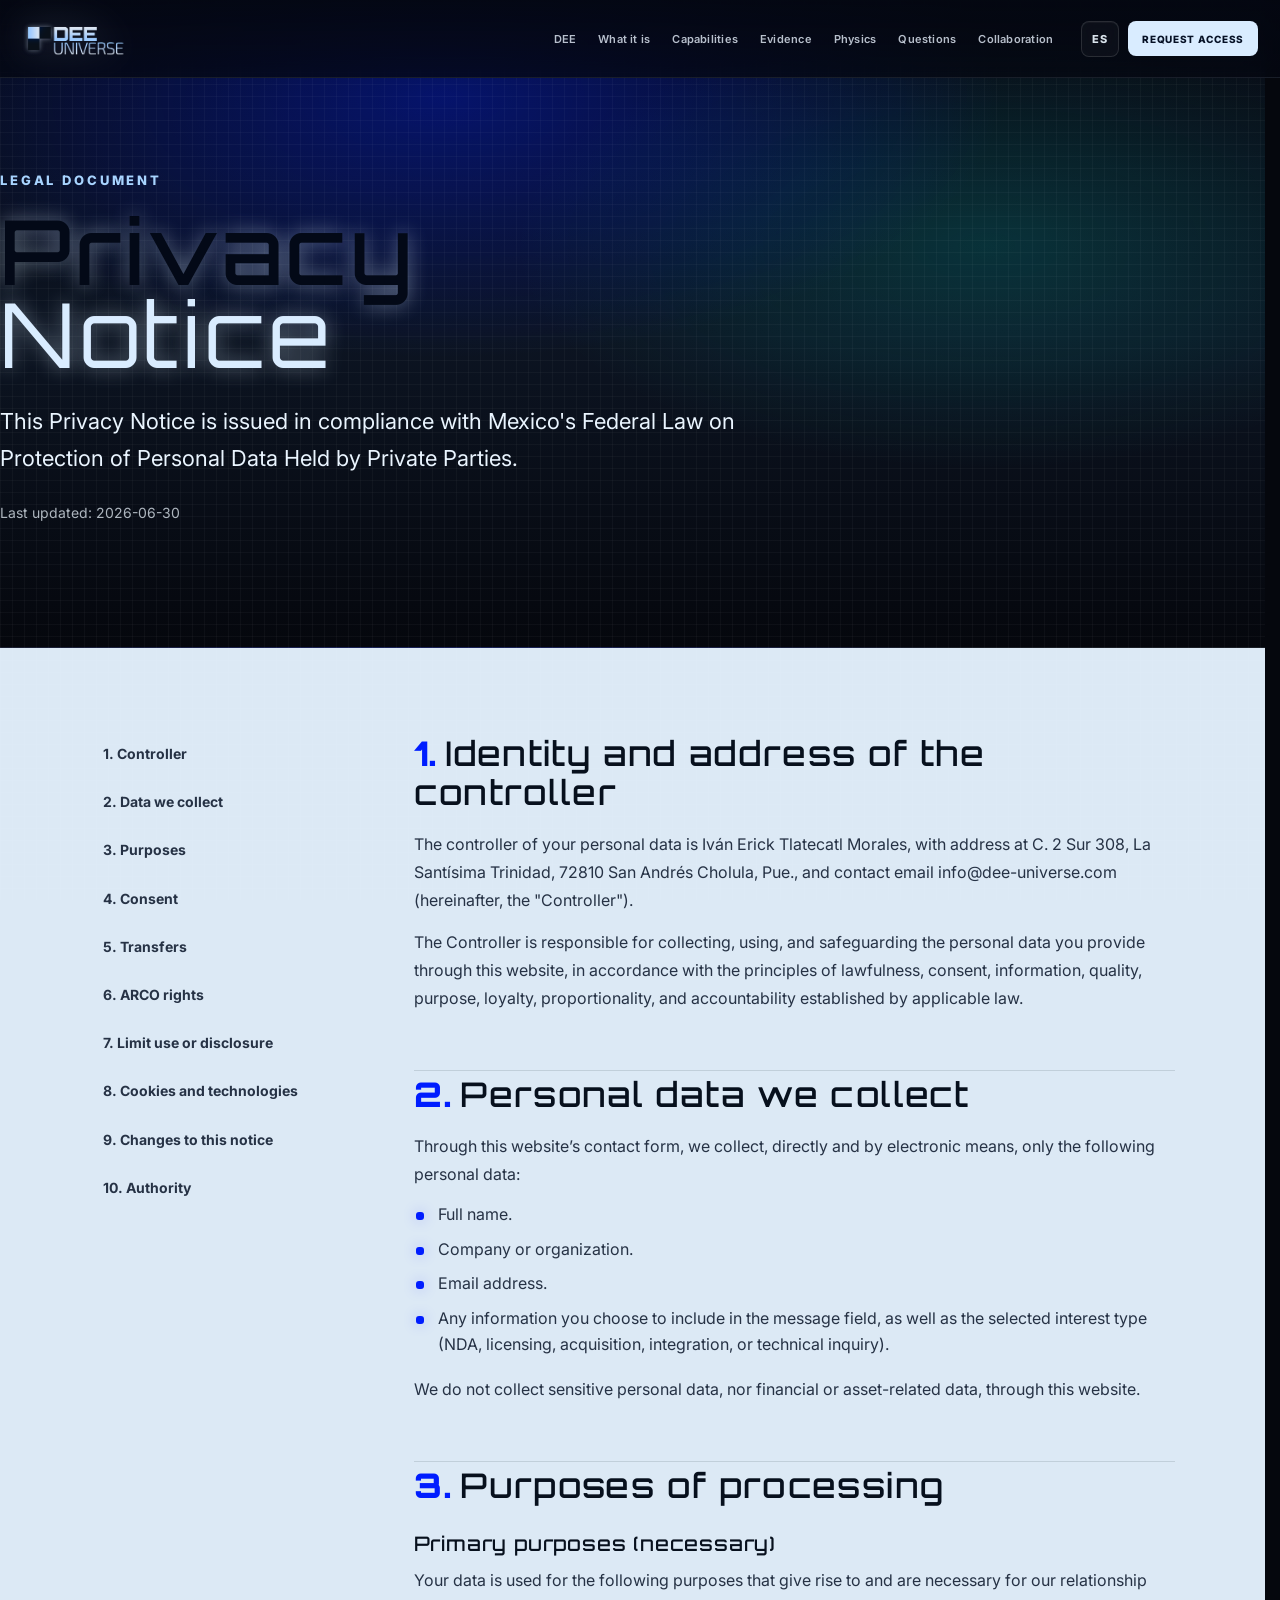
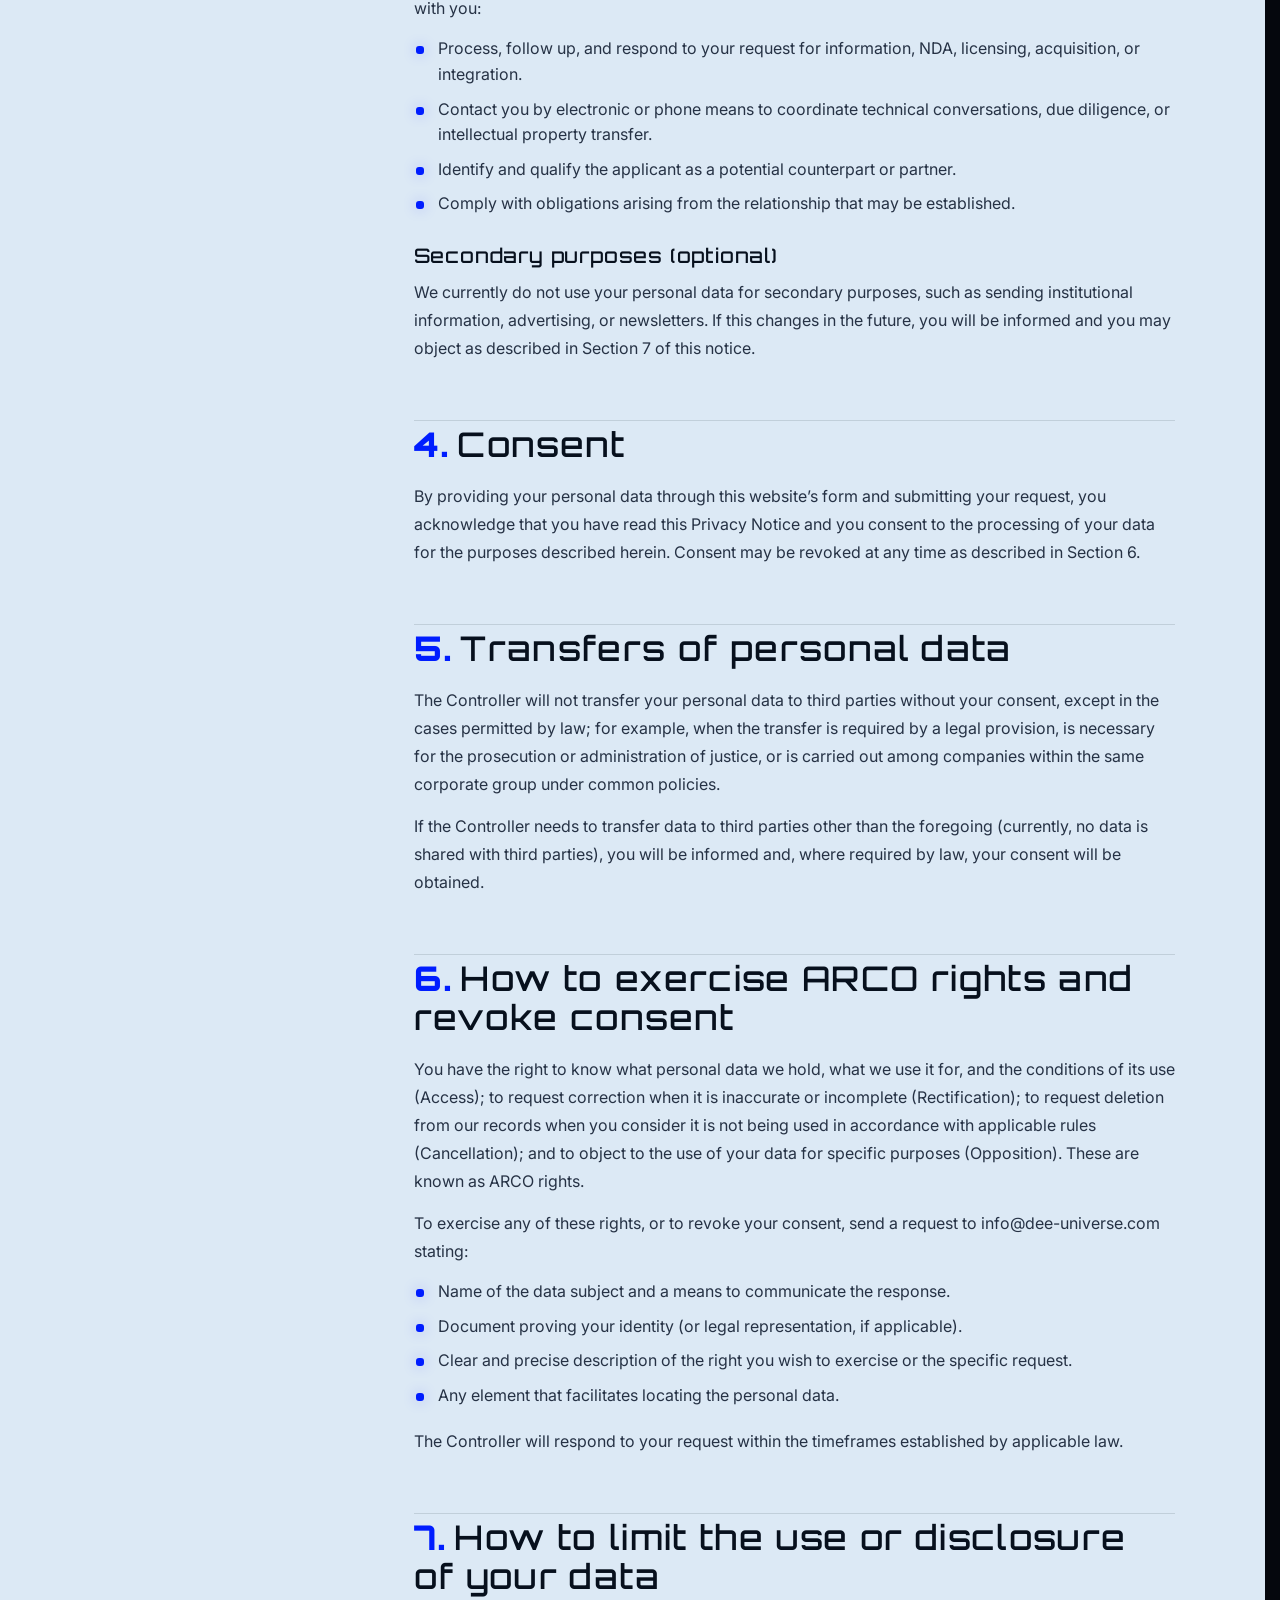
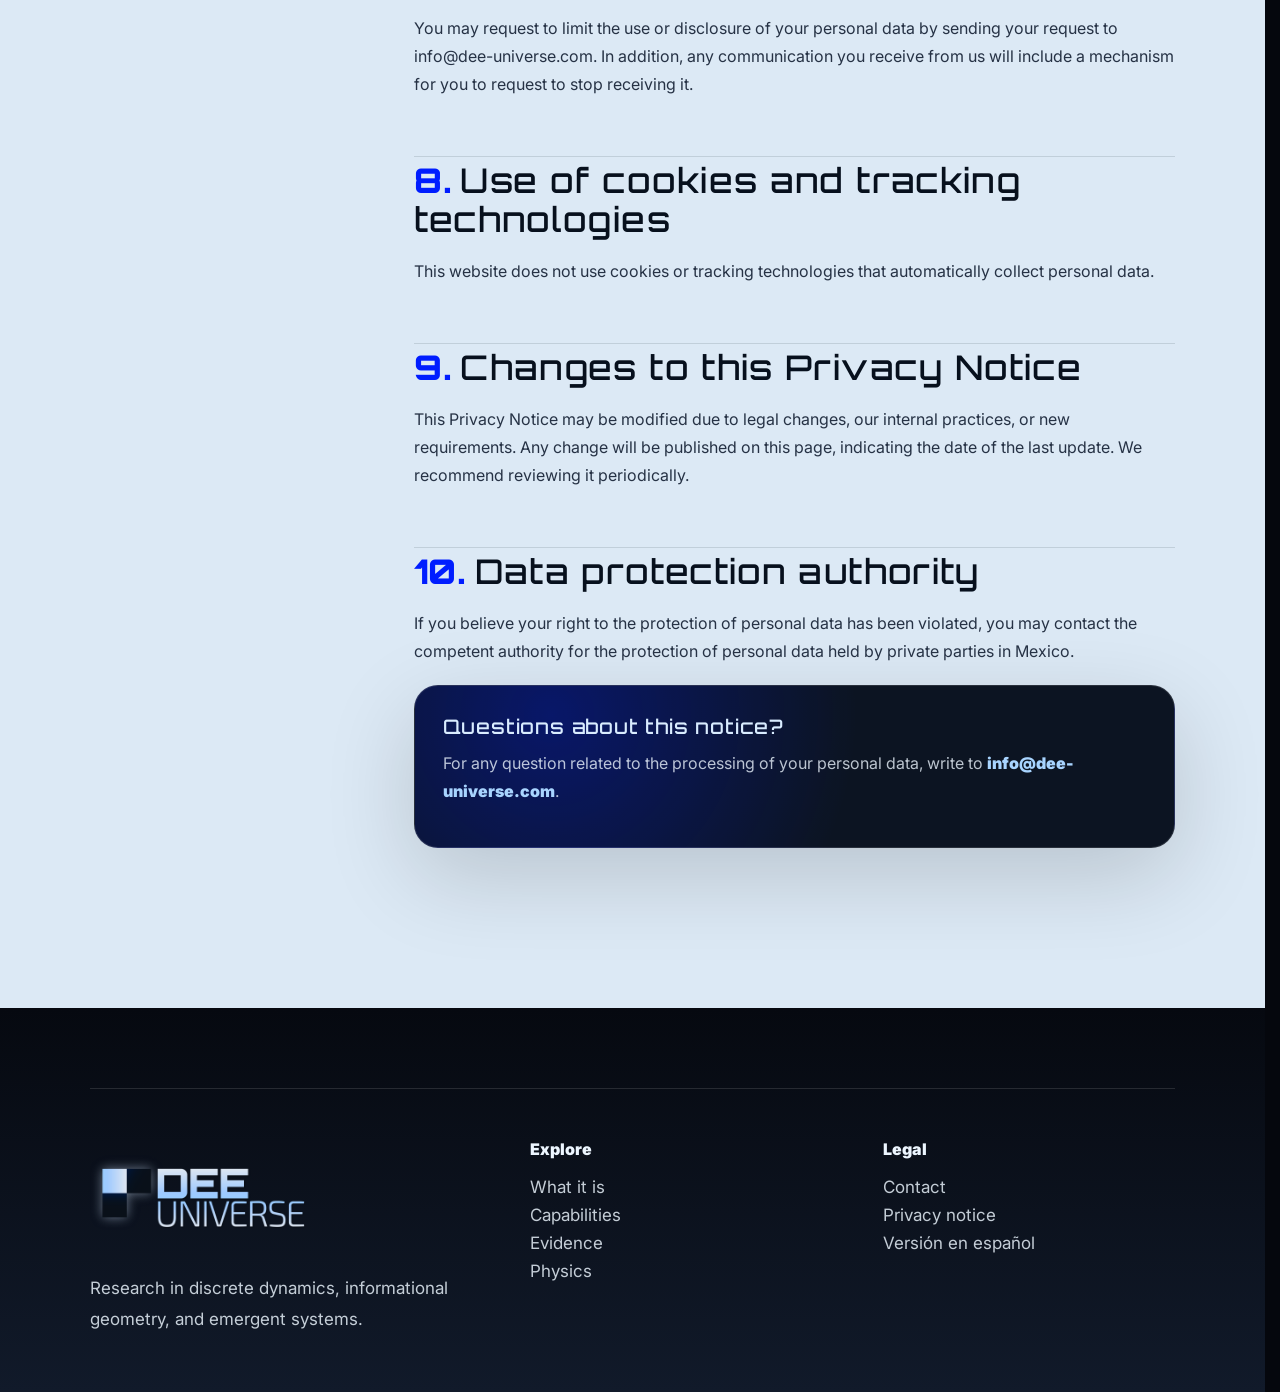
<file: privacy.html>
<!DOCTYPE html>
<html lang="en">
<head>
  <meta charset="UTF-8" />
  <meta name="viewport" content="width=device-width, initial-scale=1.0" />

  <link rel="icon" type="image/svg+xml" href="/favicon.svg?v=2">
  <link rel="icon" type="image/png" sizes="96x96" href="/favicon-96x96.png?v=2">
  <link rel="shortcut icon" href="/favicon.ico?v=2">
  <link rel="apple-touch-icon" sizes="180x180" href="/apple-touch-icon.png?v=2">
  <link rel="manifest" href="/site.webmanifest?v=2">

  <title>Privacy Notice | DEE Universe</title>
  <link rel="canonical" href="/privacy">

  <meta
    name="description"
    content="Privacy Notice of DEE Universe, in accordance with Mexico's Federal Law on Protection of Personal Data Held by Private Parties."
  />

  <style>
    @import url('https://fonts.googleapis.com/css2?family=Inter:wght@400;500;600;700;800&family=Orbitron:wght@400;500;600;700;800&display=swap');

    :root {
      --dark: #05070d;
      --dark-2: #0b111d;
      --navy: #121b2c;
      --navy-2: #111a2a;
      --blue: #001dff;
      --blue-2: #173dff;
      --ice: #d9ecff;
      --ice-2: #a8d4ff;
      --muted: #aebbd0;
      --light: #dce9f5;
      --black: #030712;
      --line: rgba(255,255,255,.1);
    }

    * {
      box-sizing: border-box;
      margin: 0;
      padding: 0;
    }

    html {
      scroll-behavior: smooth;
      scrollbar-gutter: stable;
    }

    body {
      background: var(--dark);
      color: var(--ice);
      font-family: Inter, sans-serif;
      overflow-x: hidden;
    }

    body.menu-open {
      overflow: hidden;
    }

    h1, h2, h3, .tech {
      font-family: Orbitron, sans-serif;
      font-weight: 500;
      letter-spacing: .04em;
    }

    p {
      line-height: 1.8;
      color: var(--muted);
      font-size: 16px;
    }

    a {
      color: inherit;
      text-decoration: none;
    }

    .header {
      position: fixed;
      top: 0;
      left: 0;
      right: 0;
      height: 90px;
      z-index: 50;
      display: flex;
      align-items: center;
      justify-content: space-between;
      padding: 0 48px;
      background: linear-gradient(180deg, rgba(11,17,29,.9), rgba(11,17,29,.5));
      border-bottom: 1px solid rgba(255,255,255,.08);
      backdrop-filter: blur(14px);
    }

    .nav-logo {
      display: inline-flex;
      align-items: center;
      gap: 0;
    }

    .top-logo {
      width: 160px;
      display: block;
      filter: drop-shadow(0 0 20px rgba(219,239,255,.22));
    }

    .top-logo img {
      display: block;
      width: 100%;
      height: auto;
    }

    .brand-name {
      font-family: Orbitron, sans-serif;
      font-weight: 700;
      letter-spacing: .12em;
      font-size: 16px;
      color: var(--ice);
    }

    .nav-links {
      display: flex;
      align-items: center;
      justify-content: center;
      gap: 22px;
      flex: 1;
      padding: 0 26px;
    }

    .nav-links a {
      font-size: 14px;
      font-weight: 600;
      color: rgba(237,246,255,.92);
      padding: 10px 12px;
      border-radius: 14px;
      border: 1px solid transparent;
      transition: background .15s ease, border-color .15s ease, transform .15s ease;
      white-space: nowrap;
    }

    .nav-links a:hover,
    .nav-links a.active {
      background: rgba(255,255,255,.06);
      border-color: rgba(255,255,255,.1);
      transform: translateY(-1px);
    }

    .nav-item-btn,
    .nav-drop-btn {
      font-size: 14px;
      font-weight: 600;
      color: rgba(237,246,255,.92);
      padding: 10px 12px;
      border-radius: 14px;
      border: 1px solid transparent;
      background: transparent;
      transition: background .15s ease, border-color .15s ease, transform .15s ease;
      white-space: nowrap;
      cursor: pointer;
      font-family: inherit;
    }

    .nav-item-btn:hover,
    .nav-item-btn[aria-expanded="true"],
    .nav-drop-btn:hover,
    .nav-drop-btn[aria-expanded="true"] {
      background: rgba(255,255,255,.06);
      border-color: rgba(255,255,255,.1);
      transform: translateY(-1px);
    }

    .nav-item-btn:focus-visible,
    .nav-drop-btn:focus-visible {
      outline: 2px solid rgba(168,212,255,.85);
      outline-offset: 3px;
    }

    .mega-backdrop {
      position: fixed;
      inset: 0;
      background: rgba(0,0,0,.55);
      z-index: 45;
    }

    .mega-menu {
      position: fixed;
      top: 90px;
      left: 12px;
      right: 12px;
      z-index: 65;
    }

    .mega-backdrop[hidden],
    .mega-menu[hidden] {
      display: none;
    }

    .mega-inner {
      width: min(1320px, 100%);
      margin: 0 auto;
      border-radius: 26px;
      border: 1px solid rgba(255,255,255,.12);
      background: rgba(12,20,34,.95);
      backdrop-filter: blur(18px);
      padding: 18px;
      box-shadow: 0 30px 110px rgba(0,0,0,.55);
    }

    .mega-grid {
      display: grid;
      grid-template-columns: 1fr 1fr;
      gap: 18px;
    }

    .mega-col {
      border-radius: 22px;
      border: 0;
      background: transparent;
      padding: 16px;
      display: grid;
      gap: 10px;
      align-content: start;
    }

    .mega-title {
      font-family: Orbitron, sans-serif;
      letter-spacing: .12em;
      text-transform: uppercase;
      font-size: 12px;
      color: rgba(168,212,255,.85);
      margin-bottom: 2px;
    }

    .mega-spacer {
      height: 10px;
    }

    .mega-primary {
      display: block;
      font-family: Orbitron, sans-serif;
      letter-spacing: .04em;
      font-weight: 500;
      font-size: 20px;
      padding: 10px 12px;
      border-radius: 16px;
      border: 1px solid rgba(255,255,255,.1);
      background: rgba(255,255,255,.04);
      color: rgba(237,246,255,.95);
    }

    .mega-primary:hover {
      background: rgba(255,255,255,.08);
      border-color: rgba(255,255,255,.14);
    }

    .mega-link {
      padding: 10px 12px;
      border-radius: 16px;
      border: 0;
      background: transparent;
      color: rgba(237,246,255,.92);
      font-weight: 600;
      font-size: 14px;
    }

    .mega-link:hover {
      background: rgba(255,255,255,.06);
    }

    .nav-actions {
      display: inline-flex;
      align-items: center;
      gap: 12px;
      width: 190px;
      justify-content: flex-end;
    }

    .nav-cta {
      height: 46px;
      display: inline-flex;
      align-items: center;
      justify-content: center;
      padding: 0 18px;
      border-radius: 999px;
      background: var(--ice);
      color: #06101f;
      font-weight: 800;
      font-size: 14px;
      border: 1px solid var(--ice);
    }

    .lang {
      height: 46px;
      display: inline-flex;
      align-items: center;
      justify-content: center;
      gap: 10px;
      padding: 0 14px;
      border-radius: 999px;
      border: 1px solid rgba(255,255,255,.12);
      background: rgba(255,255,255,.06);
      color: rgba(237,246,255,.92);
      font-weight: 800;
      font-size: 13px;
      cursor: pointer;
      box-shadow: inset 0 1px 0 rgba(255,255,255,.04);
      backdrop-filter: blur(10px);
    }

    .lang:hover {
      background: rgba(255,255,255,.1);
    }

    .lang:focus-visible {
      outline: 2px solid rgba(168,212,255,.85);
      outline-offset: 3px;
    }

    .lang-caret {
      font-size: 12px;
      opacity: .9;
      transform: translateY(-1px);
    }

    .lang-menu {
      position: fixed;
      top: 90px;
      right: 48px;
      z-index: 80;
      min-width: 180px;
      border-radius: 18px;
      border: 1px solid rgba(255,255,255,.12);
      background: rgba(12,20,34,.95);
      backdrop-filter: blur(18px);
      padding: 10px;
      display: grid;
      gap: 8px;
      box-shadow: 0 30px 110px rgba(0,0,0,.55);
    }

    .lang-menu[hidden] {
      display: none;
    }

    .lang-menu a {
      padding: 12px 14px;
      border-radius: 14px;
      border: 0;
      background: rgba(255,255,255,.04);
      color: rgba(237,246,255,.92);
      font-weight: 700;
      font-size: 14px;
    }

    .lang-menu a:hover {
      background: rgba(255,255,255,.08);
    }

    .lang-backdrop {
      position: fixed;
      inset: 0;
      background: rgba(0,0,0,.35);
      z-index: 75;
    }

    .lang-backdrop[hidden] {
      display: none;
    }

    .nav-toggle {
      height: 46px;
      width: 46px;
      border-radius: 999px;
      border: 1px solid rgba(255,255,255,.12);
      background: rgba(255,255,255,.06);
      color: rgba(237,246,255,.92);
      display: none;
      flex-direction: column;
      align-items: center;
      justify-content: center;
      gap: 5px;
      padding: 0;
      cursor: pointer;
      box-shadow: inset 0 1px 0 rgba(255,255,255,.04);
      backdrop-filter: blur(10px);
    }

    .nav-toggle span {
      width: 18px;
      height: 2px;
      border-radius: 999px;
      background: rgba(237,246,255,.92);
      display: block;
    }

    .mobile-backdrop {
      position: fixed;
      inset: 0;
      background: rgba(0,0,0,.55);
      z-index: 60;
    }

    .mobile-menu {
      position: fixed;
      top: 90px;
      left: 12px;
      right: 12px;
      z-index: 70;
      border-radius: 22px;
      border: 1px solid rgba(255,255,255,.12);
      background: rgba(12,20,34,.92);
      backdrop-filter: blur(18px);
      padding: 14px;
      display: grid;
      gap: 12px;
      max-height: calc(100vh - 104px);
      overflow-y: auto;
      overscroll-behavior: contain;
      -webkit-overflow-scrolling: touch;
      box-shadow: 0 30px 110px rgba(0,0,0,.55);
    }

    .mobile-section {
      display: grid;
      gap: 8px;
      border-radius: 18px;
      border: 1px solid rgba(255,255,255,.08);
      background: rgba(255,255,255,.02);
      padding: 10px;
    }

    .mobile-title {
      padding: 6px 10px 2px;
      font-size: 11px;
      letter-spacing: .16em;
      text-transform: uppercase;
      font-weight: 800;
      color: rgba(237,246,255,.72);
    }

    .mobile-direct-link {
      font-weight: 700;
      background: rgba(255,255,255,.06) !important;
    }

    .mobile-menu a {
      padding: 14px;
      border-radius: 16px;
      border: 1px solid rgba(255,255,255,.1);
      background: rgba(255,255,255,.04);
      color: rgba(237,246,255,.92);
      font-weight: 600;
      font-size: 15px;
    }

    .mobile-backdrop[hidden],
    .mobile-menu[hidden] {
      display: none;
    }

    .section {
      position: relative;
      padding: 140px 7vw;
      overflow: hidden;
    }

    .container {
      width: min(1320px, 100%);
      margin: 0 auto;
      position: relative;
      z-index: 2;
    }

    .eyebrow {
      color: var(--ice-2);
      text-transform: uppercase;
      letter-spacing: .22em;
      font-size: 13px;
      margin-bottom: 22px;
      font-weight: 800;
    }

    .legal-hero {
      min-height: 72vh;
      display: flex;
      align-items: center;
      overflow: hidden;
      background:
        radial-gradient(900px 420px at 35% 15%, rgba(0,29,255,.36), transparent 62%),
        radial-gradient(760px 360px at 78% 38%, rgba(0,220,200,.16), transparent 62%),
        linear-gradient(180deg, #070b14 0%, #0c1422 52%, #05070d 100%);
      padding-top: 150px;
      padding-bottom: 100px;
      border-bottom: 1px solid rgba(255,255,255,.08);
    }

    .legal-hero::before {
      content: "";
      position: absolute;
      inset: 0;
      background-image:
        linear-gradient(rgba(255,255,255,.12) 1px, transparent 1px),
        linear-gradient(90deg, rgba(255,255,255,.12) 1px, transparent 1px);
      background-size: 12px 12px;
      opacity: .28;
    }

    .legal-hero h1 {
      position: relative;
      z-index: 2;
      font-size: clamp(44px, 7vw, 96px);
      line-height: .92;
      color: #030917;
      text-shadow: 0 0 20px rgba(220,240,255,.45);
      margin-bottom: 28px;
      max-width: 980px;
    }

    .legal-hero h1 span {
      display: block;
      color: var(--ice);
      font-weight: 400;
    }

    .section-lead {
      position: relative;
      z-index: 2;
      max-width: 820px;
      color: #eaf5ff;
      font-size: clamp(17px, 2vw, 22px);
      line-height: 1.7;
    }

    .updated {
      position: relative;
      z-index: 2;
      margin-top: 22px;
      color: rgba(237,246,255,.72);
      font-size: 14px;
    }

    .ph {
      background: rgba(217,236,255,.14);
      border: 1px dashed rgba(217,236,255,.38);
      border-radius: 999px;
      padding: 2px 9px;
      font-weight: 800;
      color: var(--ice);
      white-space: nowrap;
    }

    .legal-body {
      background: var(--light);
      color: #07101d;
      padding: 86px 7vw 112px;
    }

    .legal-grid {
      display: grid;
      grid-template-columns: 260px 1fr;
      gap: 64px;
      align-items: start;
    }

    .legal-toc {
      position: sticky;
      top: 118px;
      display: grid;
      gap: 8px;
      font-size: 14px;
    }

    .legal-toc a {
      color: #263245;
      padding: 10px 12px;
      border-radius: 14px;
      border: 1px solid transparent;
      line-height: 1.3;
      font-weight: 700;
      transition: .15s ease;
    }

    .legal-toc a:hover {
      color: #07101d;
      background: rgba(255,255,255,.46);
      border-color: rgba(7,16,29,.08);
      transform: translateX(2px);
    }

    .legal-content {
      max-width: 820px;
    }

    .legal-content section {
      padding: 0 0 44px;
      margin-bottom: 4px;
      border-bottom: 1px solid rgba(7,16,29,.12);
    }

    .legal-content section:last-child {
      border-bottom: none;
    }

    .legal-content h2 {
      color: #07101d;
      font-size: clamp(24px, 3vw, 34px);
      line-height: 1.15;
      margin-bottom: 18px;
    }

    .legal-content h3 {
      color: #07101d;
      font-size: 20px;
      margin: 26px 0 10px;
    }

    .legal-content p {
      color: #263245;
      margin-bottom: 14px;
      font-size: 16px;
      line-height: 1.75;
    }

    .legal-content ul {
      margin: 8px 0 18px;
      padding-left: 0;
      list-style: none;
      display: grid;
      gap: 9px;
    }

    .legal-content ul li {
      position: relative;
      padding-left: 24px;
      color: #263245;
      line-height: 1.6;
    }

    .legal-content ul li::before {
      content: "";
      position: absolute;
      left: 2px;
      top: 10px;
      width: 8px;
      height: 8px;
      border-radius: 3px;
      background: var(--blue);
      box-shadow: 0 0 14px rgba(0,29,255,.26);
    }

    .num {
      color: #001dff;
      font-weight: 900;
      margin-right: 8px;
    }

    .legal-card {
      margin-top: 20px;
      padding: 28px;
      background:
        radial-gradient(circle at 18% 18%, rgba(0,29,255,.32), transparent 48%),
        #0c1422;
      color: #fff;
      border-radius: 24px;
      border: 1px solid rgba(255,255,255,.12);
      box-shadow: 0 28px 90px rgba(0,0,0,.16);
    }

    .legal-card h3 {
      color: var(--ice);
      margin-top: 0;
    }

    .legal-card p {
      color: rgba(237,246,255,.78);
    }

    .legal-card a {
      color: var(--ice-2);
      font-weight: 900;
    }

    .legal-note {
      margin-top: 20px;
      padding: 20px 22px;
      background: rgba(255,255,255,.45);
      border: 1px solid rgba(7,16,29,.1);
      border-radius: 20px;
      font-size: 14px;
      color: #263245;
    }

    footer {
      background: linear-gradient(180deg, #060910, #111a2a);
      color: #edf6ff;
      padding: 80px 7vw 50px;
    }

    .footer-grid {
      max-width: 1320px;
      margin: auto;
      border-top: 1px solid rgba(255,255,255,.12);
      padding-top: 50px;
      display: grid;
      grid-template-columns: 1.3fr 1fr 1fr;
      gap: 60px;
    }

    footer p,
    footer a {
      color: rgba(237,246,255,.82);
      font-size: 17px;
      display: block;
      margin-bottom: 8px;
    }

    .footer-brand {
      font-family: Orbitron, sans-serif;
      font-size: 42px;
      line-height: .9;
      margin-bottom: 24px;
      display: flex;
      flex-direction: column;
      align-items: flex-start;
      gap: 14px;
    }

    .footer-mark {
      width: 220px;
      display: block;
    }

    .footer-mark img {
      display: block;
      width: 100%;
      height: auto;
    }

    .footer-title {
      color: #edf6ff;
      font-weight: 900;
      margin-bottom: 18px;
    }

    @media (max-width: 1100px) {
      .nav-links,
      .nav-cta {
        display: none;
      }

      .nav-toggle {
        display: flex;
      }

      .legal-grid {
        grid-template-columns: 1fr;
      }

      .legal-toc {
        display: none;
      }

      .footer-grid {
        grid-template-columns: 1fr;
      }
    }

    @media (max-width: 720px) {
      .header {
        height: 78px;
        padding: 0 20px;
      }

      .top-logo {
        width: 124px;
      }

      .nav-actions {
        width: 154px;
      }

      .brand-name {
        font-size: 13px;
      }

      .mobile-menu {
        top: 78px;
      }

      .mega-menu {
        top: 78px;
      }

      .lang-menu {
        top: 78px;
        right: 20px;
      }

      .legal-hero {
        padding: 130px 24px 78px;
        min-height: 68vh;
      }

      .legal-body {
        padding: 72px 24px 88px;
      }

      .legal-hero h1 {
        font-size: clamp(44px, 14vw, 70px);
      }

      .section-lead {
        font-size: 16px;
      }

      .footer-brand {
        font-size: 30px;
      }

      .footer-mark {
        width: 150px;
      }
    }

    /* DEE Universe navigation: shared visual language with the main site. */
    .dee-header {
      height: 78px;
      padding: 0 max(22px, calc((100vw - 1240px) / 2));
      gap: 18px;
      background: linear-gradient(180deg, rgba(4,7,17,.94), rgba(4,7,17,.74));
      border-bottom-color: rgba(207,232,255,.1);
    }

    .dee-header .top-logo { width: 180px; height: 52px; }
    .dee-header .top-logo img { width: 100%; height: 100%; object-fit: contain; object-position: left center; }
    .dee-header .nav-links { justify-content: flex-end; gap: 2px; padding: 0; }
    .dee-header .nav-links a {
      padding: 8px 10px;
      border-radius: 8px;
      border: 0;
      color: rgba(234,244,255,.78);
      font-size: 11px;
      letter-spacing: .02em;
    }
    .dee-header .nav-links a:hover { background: rgba(255,255,255,.07); color: #fff; }
    .dee-header .nav-actions { width: auto; gap: 9px; }
    .dee-header .dee-language,
    .dee-header .nav-toggle {
      width: auto;
      min-width: 38px;
      height: 36px;
      padding: 0 10px;
      border-radius: 8px;
      background: rgba(255,255,255,.035);
      font-size: 11px;
      letter-spacing: .08em;
    }
    .dee-header .nav-toggle { width: 38px; padding: 0; }
    .dee-header .dee-access {
      display: inline-flex;
      align-items: center;
      justify-content: center;
      min-height: 35px;
      padding: 9px 14px;
      border-radius: 8px;
      background: var(--ice);
      color: #061126;
      font-size: 10px;
      font-weight: 800;
      letter-spacing: .07em;
    }

    .dee-mobile-menu {
      top: 78px;
      right: 0;
      left: 0;
      border-width: 0 0 1px;
      border-radius: 0;
      background: #050a16;
      padding: 12px 20px 18px;
      gap: 0;
      box-shadow: 0 25px 45px rgba(0,0,0,.3);
    }
    .dee-mobile-menu a {
      padding: 12px 8px;
      border-width: 0 0 1px;
      border-radius: 0;
      background: transparent;
      color: var(--ice);
      font: 700 11px/1.3 Orbitron, sans-serif;
      letter-spacing: .06em;
    }

    @media (max-width: 1180px) {
      .dee-header { padding-right: 20px; padding-left: 20px; }
      .dee-header .nav-actions { width: auto; }
      .dee-header .dee-access { display: none; }
    }

    @media (min-width: 921px) and (max-width: 1100px) {
      .dee-header .nav-links { display: flex; }
      .dee-header .nav-toggle { display: none; }
    }

    @media (max-width: 920px) {
      .dee-header .nav-links { display: none; }
      .dee-header .nav-toggle { display: inline-flex; }
    }

    @media (max-width: 420px) {
      .dee-header { padding-right: 14px; padding-left: 14px; gap: 8px; }
      .dee-header .top-logo { width: 116px; height: 41px; }
      .dee-header .dee-language { min-width: 34px; padding: 0 8px; }
      .dee-mobile-menu { padding-right: 18px; padding-left: 18px; }
    }
  </style>
</head>

<body>
  <header class="header dee-header">
    <a class="nav-logo" href="/home" aria-label="DEE Universe home">
      <span class="top-logo" aria-hidden="true">
        <img src="DEEUniverseLOGOBlanco.png" alt="">
      </span>
    </a>

    <nav class="nav-links dee-nav" aria-label="Main navigation">
      <a href="/home">DEE</a>
      <a href="/home#what">What it is</a>
      <a href="/home#capabilities">Capabilities</a>
      <a href="/home#evidence">Evidence</a>
      <a href="/home#physics">Physics</a>
      <a href="/home#questions">Questions</a>
      <a href="/home#collaboration">Collaboration</a>
    </nav>

    <div class="nav-actions">
      <a class="lang dee-language" href="/privacidad" lang="es" aria-label="Ver aviso de privacidad en español">ES</a>
      <a class="dee-access" href="/home#collaboration">REQUEST ACCESS</a>

      <button class="nav-toggle" type="button" aria-label="Open menu" aria-expanded="false">
        <span></span>
        <span></span>
        <span></span>
      </button>
    </div>
  </header>

  <div class="mobile-backdrop" hidden></div>

  <nav class="mobile-menu dee-mobile-menu" hidden aria-label="Mobile menu">
    <a href="/home">DEE</a>
    <a href="/home#what">What it is</a>
    <a href="/home#capabilities">Capabilities</a>
    <a href="/home#evidence">Evidence</a>
    <a href="/home#physics">Physics</a>
    <a href="/home#questions">Questions</a>
    <a href="/home#collaboration">Collaboration</a>
    <a href="/privacidad" lang="es">Versión en español</a>
  </nav>

  <main>
    <section class="legal-hero">
      <div class="container">
        <div class="eyebrow">Legal document</div>

        <h1>
          Privacy
          <span>Notice</span>
        </h1>

        <p class="section-lead">
          This Privacy Notice is issued in compliance with Mexico's Federal Law on Protection of Personal Data Held by Private Parties.
        </p>

        <p class="updated">Last updated: 2026-06-30</p>
      </div>
    </section>

    <section class="legal-body">
      <div class="container legal-grid">

        <nav class="legal-toc" aria-label="Notice index">
          <a href="#responsable">1. Controller</a>
          <a href="#datos">2. Data we collect</a>
          <a href="#finalidades">3. Purposes</a>
          <a href="#consentimiento">4. Consent</a>
          <a href="#transferencias">5. Transfers</a>
          <a href="#arco">6. ARCO rights</a>
          <a href="#limitar">7. Limit use or disclosure</a>
          <a href="#cookies">8. Cookies and technologies</a>
          <a href="#cambios">9. Changes to this notice</a>
          <a href="#autoridad">10. Authority</a>
        </nav>

        <div class="legal-content">

          <section id="responsable">
            <h2><span class="num">1.</span>Identity and address of the controller</h2>

            <p>
              The controller of your personal data is
              Iván Erick Tlatecatl Morales,
              with address at
              C. 2 Sur 308, La Santísima Trinidad, 72810 San Andrés Cholula, Pue.,
              and contact email
              info@dee-universe.com
              (hereinafter, the "Controller").
            </p>

            <p>
              The Controller is responsible for collecting, using, and safeguarding the personal data you provide
              through this website, in accordance with the principles of lawfulness, consent, information, quality,
              purpose, loyalty, proportionality, and accountability established by applicable law.
            </p>
          </section>

          <section id="datos">
            <h2><span class="num">2.</span>Personal data we collect</h2>

            <p>
              Through this website’s contact form, we collect, directly and by electronic means, only the following
              personal data:
            </p>

            <ul>
              <li>Full name.</li>
              <li>Company or organization.</li>
              <li>Email address.</li>
              <li>Any information you choose to include in the message field, as well as the selected interest type (NDA, licensing, acquisition, integration, or technical inquiry).</li>
            </ul>

            <p>
              We do not collect sensitive personal data, nor financial or asset-related data, through this website.
            </p>
          </section>

          <section id="finalidades">
            <h2><span class="num">3.</span>Purposes of processing</h2>

            <h3>Primary purposes (necessary)</h3>
            <p>Your data is used for the following purposes that give rise to and are necessary for our relationship with you:</p>

            <ul>
              <li>Process, follow up, and respond to your request for information, NDA, licensing, acquisition, or integration.</li>
              <li>Contact you by electronic or phone means to coordinate technical conversations, due diligence, or intellectual property transfer.</li>
              <li>Identify and qualify the applicant as a potential counterpart or partner.</li>
              <li>Comply with obligations arising from the relationship that may be established.</li>
            </ul>

            <h3>Secondary purposes (optional)</h3>
            <p>
              We currently do not use your personal data for secondary purposes, such as sending institutional
              information, advertising, or newsletters. If this changes in the future, you will be informed and you
              may object as described in Section 7 of this notice.
            </p>
          </section>

          <section id="consentimiento">
            <h2><span class="num">4.</span>Consent</h2>

            <p>
              By providing your personal data through this website’s form and submitting your request, you
              acknowledge that you have read this Privacy Notice and you consent to the processing of your data
              for the purposes described herein. Consent may be revoked at any time as described in Section 6.
            </p>
          </section>

          <section id="transferencias">
            <h2><span class="num">5.</span>Transfers of personal data</h2>

            <p>
              The Controller will not transfer your personal data to third parties without your consent, except in
              the cases permitted by law; for example, when the transfer is required by a legal provision, is
              necessary for the prosecution or administration of justice, or is carried out among companies within
              the same corporate group under common policies.
            </p>

            <p>
              If the Controller needs to transfer data to third parties other than the foregoing (currently, no data is
              shared with third parties), you will be informed and, where required by law, your consent will be obtained.
            </p>
          </section>

          <section id="arco">
            <h2><span class="num">6.</span>How to exercise ARCO rights and revoke consent</h2>

            <p>
              You have the right to know what personal data we hold, what we use it for, and the conditions of its
              use (Access); to request correction when it is inaccurate or incomplete (Rectification); to request
              deletion from our records when you consider it is not being used in accordance with applicable rules
              (Cancellation); and to object to the use of your data for specific purposes (Opposition). These are
              known as ARCO rights.
            </p>

            <p>
              To exercise any of these rights, or to revoke your consent, send a request to
              info@dee-universe.com stating:
            </p>

            <ul>
              <li>Name of the data subject and a means to communicate the response.</li>
              <li>Document proving your identity (or legal representation, if applicable).</li>
              <li>Clear and precise description of the right you wish to exercise or the specific request.</li>
              <li>Any element that facilitates locating the personal data.</li>
            </ul>

            <p>
              The Controller will respond to your request within the timeframes established by applicable law.
            </p>
          </section>

          <section id="limitar">
            <h2><span class="num">7.</span>How to limit the use or disclosure of your data</h2>

            <p>
              You may request to limit the use or disclosure of your personal data by sending your request to
              info@dee-universe.com. In addition, any communication you receive from us will include a mechanism
              for you to request to stop receiving it.
            </p>
          </section>

          <section id="cookies">
            <h2><span class="num">8.</span>Use of cookies and tracking technologies</h2>

            <p>
              This website does not use cookies or tracking technologies that automatically collect personal data.
            </p>
          </section>

          <section id="cambios">
            <h2><span class="num">9.</span>Changes to this Privacy Notice</h2>

            <p>
              This Privacy Notice may be modified due to legal changes, our internal practices, or new
              requirements. Any change will be published on this page, indicating the date of the last update.
              We recommend reviewing it periodically.
            </p>
          </section>

          <section id="autoridad">
            <h2><span class="num">10.</span>Data protection authority</h2>

            <p>
              If you believe your right to the protection of personal data has been violated, you may contact the
              competent authority for the protection of personal data held by private parties in Mexico.
            </p>

            <div class="legal-card">
              <h3>Questions about this notice?</h3>

              <p>
                For any question related to the processing of your personal data, write to
                <a href="mailto:info@dee-universe.com">info@dee-universe.com</a>.
              </p>
            </div>

          </section>

        </div>
      </div>
    </section>
  </main>

  <footer>
    <div class="footer-grid">
      <div>
        <div class="footer-brand">
          <span class="footer-mark" aria-hidden="true">
            <img src="DEEUniverseLOGOBlanco.png" alt="">
          </span>
        </div>

        <p>
          Research in discrete dynamics, informational geometry, and emergent systems.
        </p>
      </div>

      <div>
        <div class="footer-title">Explore</div>
        <a href="/home#what">What it is</a>
        <a href="/home#capabilities">Capabilities</a>
        <a href="/home#evidence">Evidence</a>
        <a href="/home#physics">Physics</a>
      </div>

      <div>
        <div class="footer-title">Legal</div>
        <a href="/home#collaboration">Contact</a>
        <a href="/privacy">Privacy notice</a>
        <a href="/privacidad" lang="es">Versión en español</a>
      </div>
    </div>
  </footer>

  <script>
    if (window.location.pathname === '/privacy.html') {
      window.history.replaceState(null, '', `/privacy${window.location.search}${window.location.hash}`);
    }

    const toggle = document.querySelector('.nav-toggle');
    const mobileMenu = document.querySelector('.mobile-menu');
    const backdrop = document.querySelector('.mobile-backdrop');
    const langToggle = document.getElementById('langToggle');
    const langMenu = document.getElementById('langMenu');
    const langBackdrop = document.querySelector('.lang-backdrop');
    const megaTrigger = document.querySelector('.mega-trigger');
    const megaMenu = document.getElementById('megaMenu');
    const megaBackdrop = document.querySelector('.mega-backdrop');
    const supportsHoverMenu = window.matchMedia('(hover: hover) and (pointer: fine)');
    let megaCloseTimer;
    let langScrollRestoreHandled = false;
    const LANG_RESTORE_PARAM_KEYS = ['langRestore', 'langY', 'langSectionId', 'langSectionOffset'];

    function getLangTargetPageKey(href) {
      const targetUrl = new URL(href, window.location.href);
      LANG_RESTORE_PARAM_KEYS.forEach((key) => targetUrl.searchParams.delete(key));
      targetUrl.hash = '';
      return targetUrl.pathname + targetUrl.search;
    }

    function getVisibleLangSectionState() {
      const sections = Array.from(document.querySelectorAll('section[id], main[id]')).filter((section) => section.id);
      if (!sections.length) return null;

      const marker = window.scrollY + (window.innerHeight * 0.28);
      let activeSection = sections[0];

      sections.forEach((section) => {
        const sectionTop = window.scrollY + section.getBoundingClientRect().top;
        if (sectionTop <= marker) {
          activeSection = section;
        }
      });

      const sectionTop = window.scrollY + activeSection.getBoundingClientRect().top;
      return {
        id: activeSection.id,
        offset: Math.max(0, window.scrollY - sectionTop)
      };
    }

    function getLangRestoreStateFromUrl() {
      const currentUrl = new URL(window.location.href);
      return {
        restore: currentUrl.searchParams.get('langRestore') === '1',
        y: Number(currentUrl.searchParams.get('langY')),
        target: getLangTargetPageKey(currentUrl.toString()),
        sectionId: currentUrl.searchParams.get('langSectionId') || '',
        sectionOffset: Number(currentUrl.searchParams.get('langSectionOffset') || '0')
      };
    }

    function getLangRestoreStateFromSession() {
      return {
        restore: sessionStorage.getItem('langScrollRestore') === '1',
        y: Number(sessionStorage.getItem('langScrollY')),
        target: sessionStorage.getItem('langScrollTarget'),
        sectionId: sessionStorage.getItem('langScrollSectionId') || '',
        sectionOffset: Number(sessionStorage.getItem('langScrollSectionOffset') || '0')
      };
    }

    function clearLangRestoreParamsFromUrl() {
      const currentUrl = new URL(window.location.href);
      let hasRestoreParams = false;

      LANG_RESTORE_PARAM_KEYS.forEach((key) => {
        if (currentUrl.searchParams.has(key)) {
          currentUrl.searchParams.delete(key);
          hasRestoreParams = true;
        }
      });

      if (!hasRestoreParams) return;
      window.history.replaceState(null, '', currentUrl.toString());
    }

    function clearLangScrollRestore() {
      sessionStorage.removeItem('langScrollRestore');
      sessionStorage.removeItem('langScrollY');
      sessionStorage.removeItem('langScrollTarget');
      sessionStorage.removeItem('langScrollSectionId');
      sessionStorage.removeItem('langScrollSectionOffset');
    }

    function navigateWithLanguageState(href) {
      const targetUrl = new URL(href, window.location.href);
      const visibleSection = getVisibleLangSectionState();

      sessionStorage.setItem('langScrollRestore', '1');
      sessionStorage.setItem('langScrollY', String(window.scrollY));
      sessionStorage.setItem('langScrollTarget', getLangTargetPageKey(targetUrl.toString()));

      targetUrl.searchParams.set('langRestore', '1');
      targetUrl.searchParams.set('langY', String(window.scrollY));

      if (visibleSection) {
        sessionStorage.setItem('langScrollSectionId', visibleSection.id);
        sessionStorage.setItem('langScrollSectionOffset', String(visibleSection.offset));
        targetUrl.searchParams.set('langSectionId', visibleSection.id);
        targetUrl.searchParams.set('langSectionOffset', String(visibleSection.offset));
      } else {
        sessionStorage.removeItem('langScrollSectionId');
        sessionStorage.removeItem('langScrollSectionOffset');
        targetUrl.searchParams.delete('langSectionId');
        targetUrl.searchParams.delete('langSectionOffset');
      }

      targetUrl.hash = '';
      window.location.href = targetUrl.toString();
    }

    function restoreLangScrollPosition() {
      if (langScrollRestoreHandled) return;

      const urlState = getLangRestoreStateFromUrl();
      const sessionState = getLangRestoreStateFromSession();
      const restoreState = urlState.restore ? urlState : sessionState;
      const currentPage = getLangTargetPageKey(window.location.href);

      if (!restoreState.restore || Number.isNaN(restoreState.y)) return;
      if (!urlState.restore && window.location.hash) {
        clearLangScrollRestore();
        return;
      }
      if (!urlState.restore && restoreState.target && restoreState.target !== currentPage) return;

      langScrollRestoreHandled = true;

      const applyRestore = () => {
        let targetY = restoreState.y;

        if (restoreState.sectionId) {
          const targetSection = document.getElementById(restoreState.sectionId);
          if (targetSection) {
            const sectionTop = window.scrollY + targetSection.getBoundingClientRect().top;
            targetY = Math.max(0, sectionTop + (Number.isNaN(restoreState.sectionOffset) ? 0 : restoreState.sectionOffset));
          }
        }

        window.scrollTo({ top: targetY, left: 0, behavior: 'auto' });
      };

      clearLangScrollRestore();
      clearLangRestoreParamsFromUrl();
      window.requestAnimationFrame(() => {
        window.requestAnimationFrame(applyRestore);
      });
      window.setTimeout(applyRestore, 180);
      window.setTimeout(applyRestore, 420);
      window.setTimeout(applyRestore, 900);
      window.setTimeout(applyRestore, 1600);

      if (document.fonts && document.fonts.ready) {
        document.fonts.ready.then(applyRestore).catch(() => {});
      }
    }

    window.addEventListener('load', restoreLangScrollPosition);
    window.addEventListener('pageshow', restoreLangScrollPosition);

    function closeLangMenu() {
      if (!langToggle || !langMenu || !langBackdrop) return;
      langMenu.hidden = true;
      langBackdrop.hidden = true;
      langToggle.setAttribute('aria-expanded', 'false');
    }

    function openLangMenu() {
      if (!langToggle || !langMenu || !langBackdrop) return;
      closeMenu();
      closeMegaMenu();
      langMenu.hidden = false;
      langBackdrop.hidden = false;
      langToggle.setAttribute('aria-expanded', 'true');
    }

    function closeMegaMenu() {
      if (!megaTrigger || !megaMenu || !megaBackdrop) return;
      window.clearTimeout(megaCloseTimer);
      megaMenu.hidden = true;
      megaBackdrop.hidden = true;
      megaTrigger.setAttribute('aria-expanded', 'false');
    }

    function openMegaMenu() {
      if (!megaTrigger || !megaMenu || !megaBackdrop) return;
      window.clearTimeout(megaCloseTimer);
      closeMenu();
      megaMenu.hidden = false;
      megaBackdrop.hidden = false;
      megaTrigger.setAttribute('aria-expanded', 'true');
    }

    function scheduleMegaMenuClose() {
      if (!supportsHoverMenu.matches) return;
      window.clearTimeout(megaCloseTimer);
      megaCloseTimer = window.setTimeout(() => {
        closeMegaMenu();
      }, 180);
    }

    function closeMenu() {
      document.body.classList.remove('menu-open');
      mobileMenu.hidden = true;
      backdrop.hidden = true;
      toggle.setAttribute('aria-expanded', 'false');
    }

    function openMenu() {
      closeMegaMenu();
      closeLangMenu();
      document.body.classList.add('menu-open');
      mobileMenu.hidden = false;
      backdrop.hidden = false;
      toggle.setAttribute('aria-expanded', 'true');
    }

    toggle.addEventListener('click', () => {
      const isOpen = toggle.getAttribute('aria-expanded') === 'true';
      isOpen ? closeMenu() : openMenu();
    });

    backdrop.addEventListener('click', closeMenu);

    document.querySelectorAll('.mobile-menu a').forEach((link) => {
      link.addEventListener('click', closeMenu);
    });

    if (langToggle && langMenu && langBackdrop) {
      langToggle.addEventListener('click', (event) => {
        event.stopPropagation();
        const isOpen = langToggle.getAttribute('aria-expanded') === 'true';
        isOpen ? closeLangMenu() : openLangMenu();
      });

      langBackdrop.addEventListener('click', closeLangMenu);

      langMenu.querySelectorAll('a').forEach((link) => {
        link.addEventListener('click', (event) => {
          event.preventDefault();
          const href = link.getAttribute('href');
          if (!href) return;
          closeLangMenu();
          navigateWithLanguageState(href);
        });
      });
    }

    if (megaTrigger && megaMenu && megaBackdrop) {
      megaTrigger.addEventListener('click', (event) => {
        event.stopPropagation();
        const isOpen = megaTrigger.getAttribute('aria-expanded') === 'true';
        isOpen ? closeMegaMenu() : openMegaMenu();
      });

      if (supportsHoverMenu.matches) {
        megaTrigger.addEventListener('mouseenter', openMegaMenu);
        megaTrigger.addEventListener('mouseleave', scheduleMegaMenuClose);
        megaMenu.addEventListener('mouseenter', openMegaMenu);
        megaMenu.addEventListener('mouseleave', scheduleMegaMenuClose);
      }

      megaBackdrop.addEventListener('click', closeMegaMenu);

      megaMenu.querySelectorAll('a').forEach((link) => {
        link.addEventListener('click', closeMegaMenu);
      });
    }

    document.addEventListener('keydown', (event) => {
      if (event.key === 'Escape') {
        closeMenu();
        closeMegaMenu();
        closeLangMenu();
      }
    });

  </script>
</body>
</html>
</file>
<file: dee-universe.css>
/* DEE Universe v27 public site implementation
   Architecture: approved master document, 2026-09-28
   Purpose: progressive comprehension, scientific calibration, accessible static delivery. */

:root {
  --ink: #040711;
  --ink-2: #07111f;
  --panel: rgba(11, 23, 43, .82);
  --panel-solid: #0d1930;
  --line: rgba(193, 225, 255, .16);
  --line-bright: rgba(182, 223, 255, .36);
  --paper: #edf7ff;
  --ice: #cce8ff;
  --muted: #9db2c8;
  --cyan: #76dcff;
  --blue: #6596ff;
  --green: #91e8bf;
  --amber: #ffd18a;
  --red: #ffb2b2;
  --max: 1180px;
  --header: 76px;
  --radius: 18px;
  --shadow: 0 20px 65px rgba(0, 0, 0, .28);
}

* { box-sizing: border-box; }
html { scroll-behavior: smooth; background: var(--ink); }
body {
  margin: 0;
  color: var(--paper);
  background:
    radial-gradient(circle at 15% 10%, rgba(63, 114, 255, .12), transparent 27rem),
    radial-gradient(circle at 85% 35%, rgba(92, 218, 255, .08), transparent 34rem),
    linear-gradient(180deg, #030710 0%, #07101d 46%, #030710 100%);
  font-family: Inter, ui-sans-serif, -apple-system, BlinkMacSystemFont, "Segoe UI", Roboto, Arial, sans-serif;
  line-height: 1.58;
  min-height: 100vh;
}

a { color: inherit; }
a:hover { color: var(--cyan); }
button, a { -webkit-tap-highlight-color: transparent; }
button { font: inherit; }
img, video, svg { max-width: 100%; }
::selection { color: #00111b; background: var(--cyan); }

.skip-link {
  position: fixed;
  left: 16px;
  top: -90px;
  z-index: 300;
  padding: 10px 16px;
  border-radius: 9px;
  color: #001128;
  background: var(--cyan);
  font-weight: 800;
}
.skip-link:focus { top: 16px; }

:focus-visible { outline: 3px solid var(--cyan); outline-offset: 4px; }

.site-header {
  position: fixed;
  inset: 0 0 auto;
  z-index: 100;
  min-height: var(--header);
  display: flex;
  align-items: center;
  gap: 22px;
  padding: 0 max(22px, calc((100vw - var(--max)) / 2));
  border-bottom: 1px solid rgba(207, 232, 255, .1);
  background: linear-gradient(180deg, rgba(4,7,17,.95), rgba(4,7,17,.72));
  backdrop-filter: blur(18px);
  transition: background .2s ease;
}
.site-header.is-scrolled { background: rgba(4,7,17,.97); }
.brand { display: inline-flex; align-items: center; flex: 0 0 auto; text-decoration: none; }
.brand-logo { width: clamp(128px, 14vw, 180px); height: 54px; object-fit: contain; object-position: left center; }
.main-nav { display: flex; align-items: center; justify-content: center; gap: 2px; margin-left: auto; }
.main-nav a,
.mobile-menu a {
  text-decoration: none;
  color: var(--ice);
  font-size: 12px;
  font-weight: 750;
  letter-spacing: .04em;
}
.main-nav a { padding: 9px 10px; border-radius: 10px; }
.main-nav a:hover { color: #fff; background: rgba(255,255,255,.06); }
.header-actions { display: flex; align-items: center; gap: 8px; }
.language-link, .privacy-link {
  display: inline-flex;
  align-items: center;
  min-height: 38px;
  padding: 0 10px;
  border: 1px solid var(--line);
  border-radius: 10px;
  text-decoration: none;
  color: var(--ice);
  font-size: 11px;
  font-weight: 800;
}
.menu-toggle {
  display: none;
  width: 42px;
  height: 42px;
  align-items: center;
  justify-content: center;
  border: 1px solid var(--line);
  border-radius: 12px;
  color: var(--paper);
  background: transparent;
  cursor: pointer;
}
.menu-toggle svg { width: 22px; height: 22px; }
.mobile-menu { display: none; }

main { overflow: clip; }
.section {
  width: min(100%, var(--max));
  margin-inline: auto;
  padding: 96px 28px;
}
.section--wide { width: min(100%, 1340px); }
.section--compact { padding-top: 70px; padding-bottom: 70px; }
.section-head { max-width: 820px; margin-bottom: 42px; }
.section-head--center { margin-inline: auto; text-align: center; }
.section-head h2,
.section h2 {
  margin: 8px 0 14px;
  font-size: clamp(30px, 4.8vw, 58px);
  line-height: 1.04;
  letter-spacing: -.035em;
}
.section-head p { margin: 0; color: var(--ice); font-size: 18px; }
.eyebrow {
  color: var(--cyan);
  font-size: 11px;
  font-weight: 850;
  letter-spacing: .16em;
  text-transform: uppercase;
}
.kicker-line { color: var(--ice); font-weight: 700; letter-spacing: .02em; }
.muted { color: var(--muted); }

.hero {
  min-height: 100svh;
  display: grid;
  align-items: center;
  padding-top: calc(var(--header) + 64px);
  padding-bottom: 54px;
}
.hero-inner {
  width: min(100%, var(--max));
  margin-inline: auto;
  padding: 0 28px;
  display: grid;
  grid-template-columns: minmax(0, 1.05fr) minmax(420px, .95fr);
  gap: 64px;
  align-items: center;
}
.hero h1 {
  max-width: 860px;
  margin: 12px 0 20px;
  font-size: clamp(46px, 7vw, 88px);
  line-height: .98;
  letter-spacing: -.055em;
}
.hero-lead {
  max-width: 760px;
  margin: 0;
  color: var(--ice);
  font-size: clamp(18px, 2vw, 23px);
}
.hero-note {
  max-width: 740px;
  margin-top: 18px;
  padding-left: 14px;
  border-left: 2px solid rgba(118,220,255,.48);
  color: var(--muted);
  font-size: 14px;
}
.button-row, .hero-actions { display: flex; flex-wrap: wrap; gap: 12px; margin-top: 28px; }
.button {
  display: inline-flex;
  align-items: center;
  justify-content: center;
  min-height: 47px;
  padding: 0 18px;
  border: 1px solid var(--line-bright);
  border-radius: 12px;
  text-decoration: none;
  color: var(--paper);
  background: rgba(255,255,255,.02);
  font-weight: 800;
  letter-spacing: .02em;
}
.button:hover { color: #fff; border-color: var(--cyan); background: rgba(118,220,255,.07); }
.button--solid { color: #00111b; border-color: var(--cyan); background: var(--cyan); }
.button--solid:hover { color: #00111b; background: #a8e9ff; }

.concept-card {
  position: relative;
  min-height: 520px;
  padding: 22px;
  border: 1px solid var(--line-bright);
  border-radius: 28px;
  background: linear-gradient(145deg, rgba(15,31,58,.92), rgba(5,12,25,.9));
  box-shadow: var(--shadow);
  overflow: hidden;
}
.concept-card::before {
  content: "";
  position: absolute;
  inset: -40%;
  background: radial-gradient(circle, rgba(96,167,255,.13), transparent 48%);
  pointer-events: none;
}
.concept-top { position: relative; z-index: 2; display: flex; justify-content: space-between; gap: 14px; align-items: flex-start; }
.concept-title { font-weight: 850; letter-spacing: -.01em; }
.concept-disclosure { max-width: 290px; color: var(--muted); font-size: 11px; text-align: right; }
.lattice-stage { position: relative; z-index: 2; height: 330px; display: grid; place-items: center; perspective: 800px; }
.lattice-scene { position: relative; width: 250px; height: 250px; transform: rotateX(58deg) rotateZ(45deg); transform-style: preserve-3d; }
.lattice-layer {
  position: absolute;
  inset: 0;
  display: grid;
  grid-template-columns: repeat(3, 1fr);
  gap: 9px;
  padding: 9px;
  border: 1px solid rgba(141,208,255,.18);
  background: rgba(3,12,24,.34);
  transition: transform .4s ease, opacity .4s ease;
}
.lattice-layer:nth-child(1) { transform: translateZ(-72px); opacity: .44; }
.lattice-layer:nth-child(2) { transform: translateZ(0); opacity: .88; }
.lattice-layer:nth-child(3) { transform: translateZ(72px); opacity: .58; }
.cell {
  display: block;
  border: 1px solid rgba(175,225,255,.23);
  border-radius: 7px;
  background: rgba(123,179,255,.055);
  box-shadow: inset 0 0 14px rgba(93,184,255,.03);
  transition: background .35s ease, border-color .35s ease, box-shadow .35s ease, opacity .35s ease, transform .35s ease;
}
.concept-card[data-phase="grid"] .cell { opacity: .88; }
.concept-card[data-phase="neighbor"] .cell:not([data-center="true"]) { border-color: rgba(118,220,255,.5); background: rgba(118,220,255,.12); }
.concept-card[data-phase="neighbor"] .cell[data-center="true"] { border-color: #fff; background: rgba(255,255,255,.5); box-shadow: 0 0 30px rgba(118,220,255,.65); }
.concept-card[data-phase="tick"] .cell { animation: tickPulse 1.25s ease both; }
.concept-card[data-phase="tick"] .cell:nth-child(2n) { animation-delay: .05s; }
.concept-card[data-phase="tick"] .cell:nth-child(3n) { animation-delay: .1s; }
.concept-card[data-phase="evolution"] .cell { opacity: .25; }
.concept-card[data-phase="evolution"] .cell[data-path="true"] { opacity: 1; border-color: var(--green); background: rgba(145,232,191,.28); box-shadow: 0 0 22px rgba(145,232,191,.28); transform: scale(1.04); }
@keyframes tickPulse { 0%,100% { background: rgba(123,179,255,.055); } 50% { background: rgba(101,150,255,.34); border-color: rgba(118,220,255,.7); } }
.concept-status { position: relative; z-index: 2; min-height: 58px; color: var(--ice); }
.concept-status strong { display: block; color: var(--paper); margin-bottom: 2px; }
.concept-controls { position: relative; z-index: 2; display: flex; flex-wrap: wrap; gap: 8px; align-items: center; margin-top: 12px; }
.phase-button, .play-toggle {
  min-height: 37px;
  padding: 0 11px;
  border: 1px solid var(--line);
  border-radius: 10px;
  color: var(--ice);
  background: rgba(255,255,255,.02);
  cursor: pointer;
  font-size: 11px;
  font-weight: 800;
}
.phase-button[aria-pressed="true"] { color: #00111b; border-color: var(--cyan); background: var(--cyan); }
.play-toggle { margin-left: auto; }

.quick-grid { display: grid; grid-template-columns: repeat(4, minmax(0, 1fr)); gap: 14px; }
.quick-card,
.cap-card,
.claim-card,
.question-card,
.doc-card,
.collab-card,
.layer-card {
  border: 1px solid var(--line);
  border-radius: var(--radius);
  background: linear-gradient(145deg, rgba(11,23,43,.78), rgba(8,17,31,.58));
}
.quick-card { padding: 24px; }
.quick-card strong { display: grid; place-items: center; width: 38px; height: 38px; margin-bottom: 18px; border: 1px solid rgba(118,220,255,.38); border-radius: 50%; color: var(--cyan); }
.quick-card h3 { margin: 0 0 8px; font-size: 19px; }
.quick-card p { margin: 0; color: var(--muted); }

.story-line { position: relative; display: grid; grid-template-columns: repeat(6, minmax(0, 1fr)); gap: 12px; }
.story-step { position: relative; min-height: 190px; padding: 24px 18px; border: 1px solid var(--line); border-radius: 16px; background: rgba(9,20,38,.7); }
.story-step::after { content: "→"; position: absolute; right: -12px; top: 50%; z-index: 3; transform: translate(50%,-50%); color: var(--cyan); font-size: 21px; }
.story-step:last-child::after { display: none; }
.story-step span { color: var(--cyan); font-size: 11px; font-weight: 850; letter-spacing: .1em; }
.story-step h3 { margin: 16px 0 8px; font-size: 19px; }
.story-step p { margin: 0; color: var(--muted); font-size: 14px; }

.cap-grid { display: grid; grid-template-columns: repeat(3, minmax(0, 1fr)); gap: 16px; }
.cap-card { padding: 24px; }
.cap-card h3 { margin: 10px 0 8px; font-size: 21px; }
.cap-card p { margin: 0; color: var(--muted); }
.badge-row { display: flex; flex-wrap: wrap; gap: 7px; margin-top: 18px; }
.badge {
  display: inline-flex;
  align-items: center;
  min-height: 28px;
  padding: 0 9px;
  border: 1px solid rgba(118,220,255,.3);
  border-radius: 999px;
  color: var(--ice);
  font-size: 10px;
  font-weight: 850;
  letter-spacing: .055em;
  text-transform: uppercase;
}
.badge--measured { color: var(--green); border-color: rgba(145,232,191,.32); }
.badge--derived { color: var(--cyan); }
.badge--sector { color: var(--amber); border-color: rgba(255,209,138,.34); }
.badge--hypothesis { color: var(--red); border-color: rgba(255,178,178,.34); }

.proof-layout { display: grid; grid-template-columns: .9fr 1.1fr; gap: 44px; align-items: start; }
.claim-stack { display: grid; gap: 10px; }
.claim-card { padding: 18px 20px; display: grid; grid-template-columns: 48px 1fr; gap: 16px; align-items: start; }
.claim-index { display: grid; place-items: center; width: 44px; height: 44px; border-radius: 12px; background: rgba(118,220,255,.08); color: var(--cyan); font-weight: 900; }
.claim-card h3 { margin: 0 0 3px; font-size: 17px; }
.claim-card p { margin: 0; color: var(--muted); font-size: 14px; }
.science-note { margin-top: 18px; padding: 18px 20px; border-left: 3px solid var(--green); border-radius: 0 14px 14px 0; color: var(--ice); background: rgba(145,232,191,.05); }

.processing-layout, .physics-layout { display: grid; grid-template-columns: 1fr 1fr; gap: 44px; align-items: center; }
.processing-sequence { display: grid; gap: 10px; }
.sequence-row { display: grid; grid-template-columns: 54px 1fr; gap: 14px; align-items: center; padding: 15px; border: 1px solid var(--line); border-radius: 14px; background: rgba(9,20,38,.64); }
.sequence-row strong { color: var(--cyan); font-size: 12px; letter-spacing: .08em; }
.sequence-row p { margin: 0; color: var(--ice); }
.video-card { padding: 18px; border: 1px solid var(--line); border-radius: 20px; background: rgba(7,15,28,.82); }
.video-card video { display: block; width: 100%; border-radius: 13px; background: #000; }
.video-card p { margin: 12px 2px 0; color: var(--muted); font-size: 12px; }

.layers { display: grid; gap: 12px; }
.layer-card { padding: 22px; }
.layer-card span { color: var(--cyan); font-size: 11px; font-weight: 850; letter-spacing: .12em; }
.layer-card h3 { margin: 8px 0 8px; }
.layer-card p { margin: 0; color: var(--muted); }
.physics-topics { display: grid; grid-template-columns: repeat(2, minmax(0,1fr)); gap: 10px; margin-top: 18px; }
.physics-topic { padding: 13px 14px; border: 1px solid var(--line); border-radius: 12px; color: var(--ice); background: rgba(255,255,255,.02); font-size: 13px; }

.question-grid { display: grid; grid-template-columns: repeat(2, minmax(0,1fr)); gap: 14px; }
.question-card { padding: 24px; }
.question-card p { margin: 0; color: var(--ice); font-size: 18px; }

.docs-grid, .collab-grid { display: grid; grid-template-columns: repeat(3, minmax(0,1fr)); gap: 16px; }
.doc-card, .collab-card { padding: 24px; }
.doc-card h3, .collab-card h3 { margin: 9px 0 8px; }
.doc-card p, .collab-card p { margin: 0; color: var(--muted); }
.doc-card .button, .collab-card .button { margin-top: 18px; min-height: 40px; font-size: 13px; }

.history-strip { display: grid; grid-template-columns: repeat(5, 1fr); gap: 8px; margin-top: 24px; }
.history-step { padding: 16px 12px; text-align: center; border: 1px solid var(--line); border-radius: 12px; color: var(--muted); background: rgba(255,255,255,.018); }
.history-step strong { display: block; color: var(--paper); margin-bottom: 4px; }
.history-step.current { border-color: rgba(118,220,255,.55); background: rgba(118,220,255,.07); }

.contact-layout { display: grid; grid-template-columns: 1.08fr .92fr; gap: 44px; align-items: start; }
.contact-panel { padding: 26px; border: 1px solid var(--line-bright); border-radius: 20px; background: var(--panel); }
.contact-email { display: inline-block; margin-top: 10px; color: var(--cyan); font-size: clamp(22px, 3vw, 34px); font-weight: 850; text-decoration: none; }
.intent-list { display: grid; gap: 9px; margin: 18px 0 0; padding: 0; list-style: none; }
.intent-list li { padding: 12px 14px; border: 1px solid var(--line); border-radius: 12px; color: var(--ice); }
.ip-note { margin-top: 20px; color: var(--muted); font-size: 13px; }

details {
  border: 1px solid var(--line);
  border-radius: 14px;
  background: rgba(255,255,255,.018);
}
details + details { margin-top: 10px; }
summary { cursor: pointer; padding: 16px 18px; color: var(--paper); font-weight: 800; }
details > div { padding: 0 18px 18px; color: var(--muted); }

.site-footer { border-top: 1px solid var(--line); background: #030710; }
.footer-inner { width: min(100%, var(--max)); margin-inline: auto; padding: 42px 28px; display: grid; grid-template-columns: 1.4fr .8fr .8fr; gap: 28px; }
.footer-brand { font-weight: 900; letter-spacing: .13em; }
.footer-title { color: var(--cyan); font-size: 11px; font-weight: 850; letter-spacing: .12em; margin-bottom: 10px; }
.footer-links { display: grid; gap: 7px; }
.footer-links a { color: var(--muted); text-decoration: none; font-size: 14px; }
.footer-bottom { width: min(100%, var(--max)); margin-inline: auto; padding: 0 28px 30px; display: flex; justify-content: space-between; gap: 20px; color: var(--muted); font-size: 12px; }

@media (max-width: 1060px) {
  .main-nav { display: none; }
  .menu-toggle { display: inline-flex; }
  .header-actions { margin-left: auto; }
  .mobile-menu {
    position: fixed;
    inset: var(--header) 0 auto;
    z-index: 99;
    display: grid;
    grid-template-columns: repeat(2, minmax(0,1fr));
    gap: 0 12px;
    padding: 12px 20px 18px;
    border-bottom: 1px solid var(--line);
    background: #050a16;
    transform: translateY(-135%);
    transition: transform .24s ease;
    box-shadow: 0 25px 45px rgba(0,0,0,.3);
  }
  .mobile-menu.is-open { transform: translateY(0); }
  .mobile-menu a { padding: 12px 8px; border-bottom: 1px solid rgba(255,255,255,.07); }
  .hero-inner { grid-template-columns: 1fr; gap: 40px; }
  .concept-card { max-width: 760px; }
  .quick-grid { grid-template-columns: repeat(2,1fr); }
  .story-line { grid-template-columns: repeat(3,1fr); }
  .story-step:nth-child(3)::after, .story-step:last-child::after { display: none; }
  .cap-grid { grid-template-columns: repeat(2,1fr); }
}

@media (max-width: 760px) {
  :root { --header: 68px; }
  .site-header { padding: 0 16px; }
  .brand-logo { width: 130px; height: 46px; }
  .privacy-link { display: none; }
  .mobile-menu { grid-template-columns: 1fr; padding: 10px 16px 16px; }
  .section { padding: 76px 18px; }
  .hero { min-height: auto; padding-top: calc(var(--header) + 48px); }
  .hero-inner { padding: 0 18px; }
  .hero h1 { font-size: clamp(42px, 13vw, 66px); }
  .hero-actions, .button-row { display: grid; grid-template-columns: 1fr; }
  .button { width: 100%; }
  .concept-card { min-height: 500px; padding: 18px; }
  .concept-top { display: block; }
  .concept-disclosure { max-width: none; margin-top: 7px; text-align: left; }
  .lattice-stage { height: 300px; }
  .lattice-scene { width: 210px; height: 210px; }
  .quick-grid, .cap-grid, .question-grid, .docs-grid, .collab-grid { grid-template-columns: 1fr; }
  .story-line { grid-template-columns: 1fr; }
  .story-step { min-height: auto; }
  .story-step::after { content: "↓"; right: 50%; top: auto; bottom: -17px; transform: translate(50%, 50%); }
  .story-step:nth-child(3)::after { display: block; }
  .story-step:last-child::after { display: none; }
  .proof-layout, .processing-layout, .physics-layout, .contact-layout { grid-template-columns: 1fr; gap: 28px; }
  .physics-topics { grid-template-columns: 1fr; }
  .history-strip { grid-template-columns: 1fr; }
  .footer-inner { grid-template-columns: 1fr; padding: 34px 18px; }
  .footer-bottom { padding: 0 18px 24px; flex-direction: column; }
  .play-toggle { margin-left: 0; }
}

/* Ajuste local sobre la entrega v27: el titular en español ("Comportamientos")
   es más ancho que su columna y se cortaba en escritorio y en móvil. */
.hero { grid-template-columns: minmax(0, 1fr); }
.hero-inner > * { min-width: 0; }
.hero h1 { overflow-wrap: break-word; }
@media (min-width: 1061px) {
  html[lang="es"] .hero h1 { font-size: clamp(46px, 6vw, 72px); }
}
@media (max-width: 760px) {
  html[lang="es"] .hero h1 { font-size: clamp(34px, 11vw, 66px); }
}

@media (prefers-reduced-motion: reduce) {
  *, *::before, *::after {
    scroll-behavior: auto !important;
    transition-duration: .01ms !important;
    animation-duration: .01ms !important;
    animation-iteration-count: 1 !important;
  }
}
</file>
